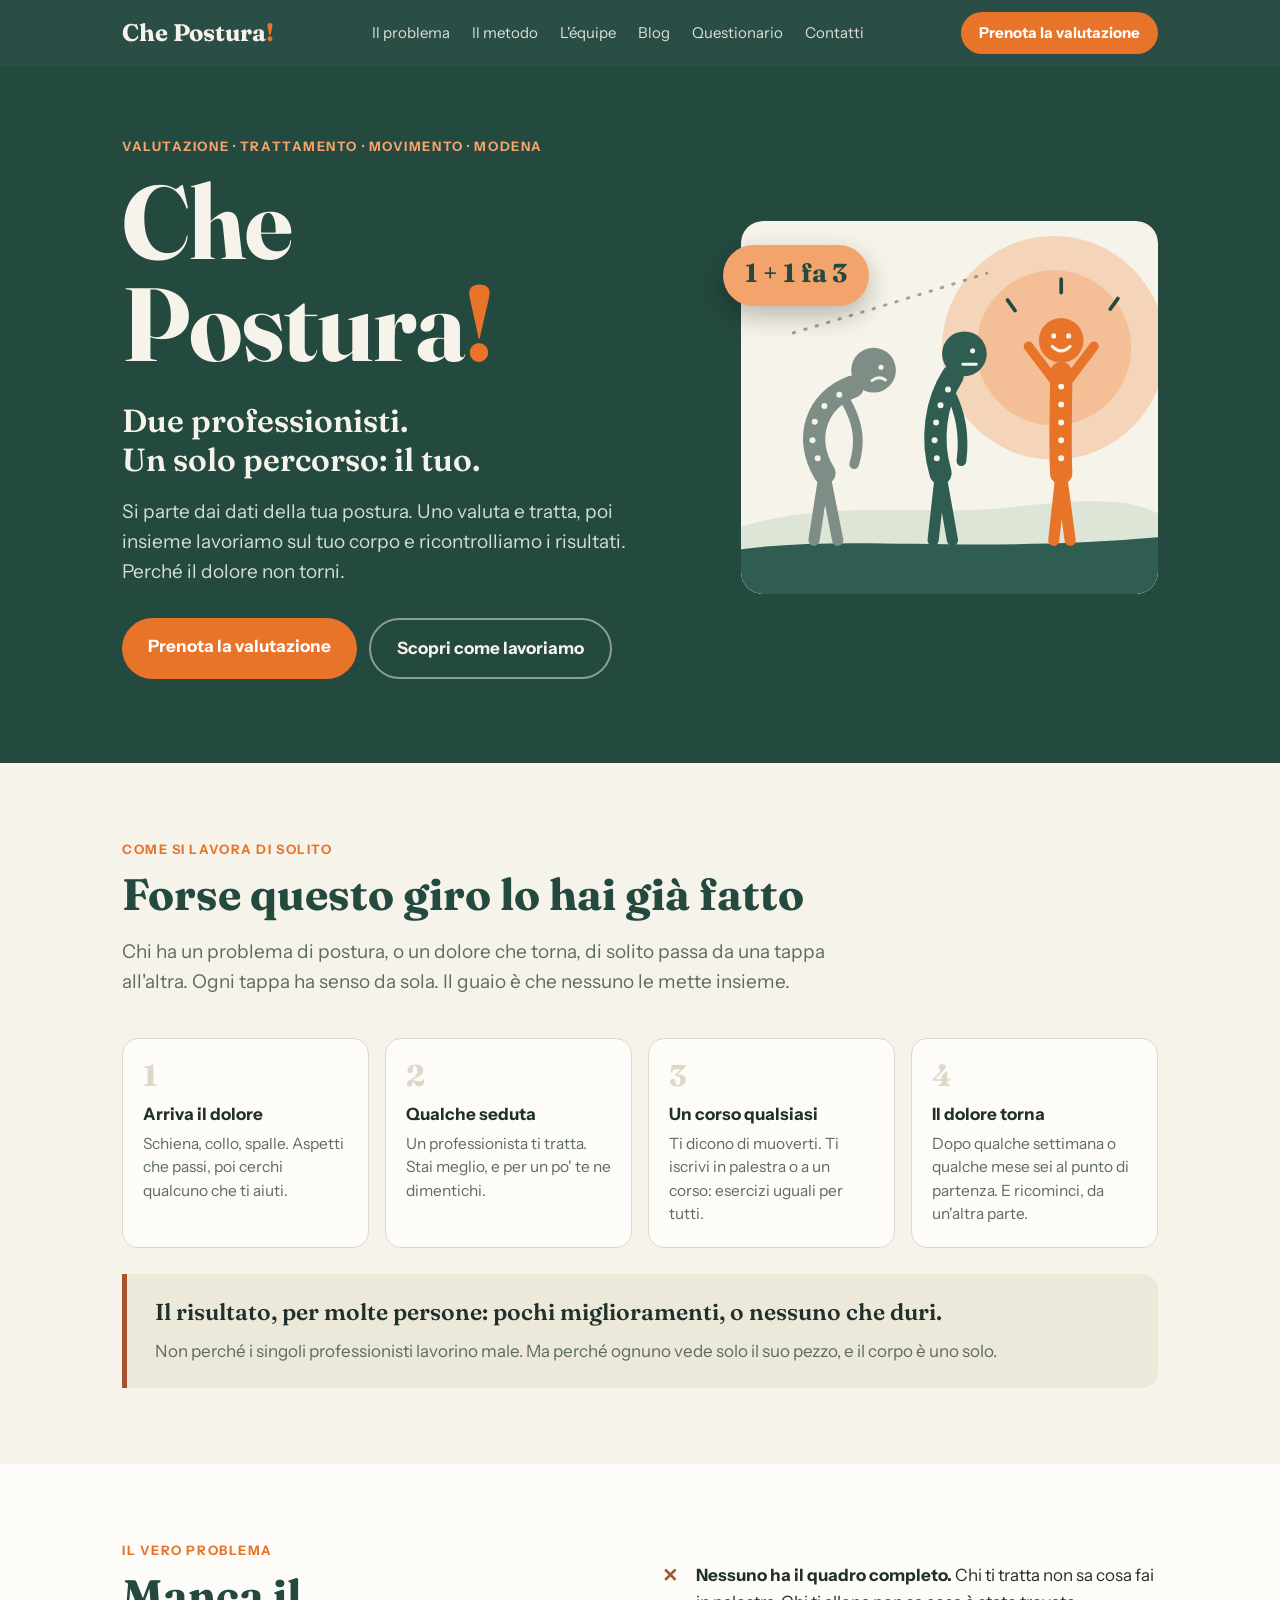
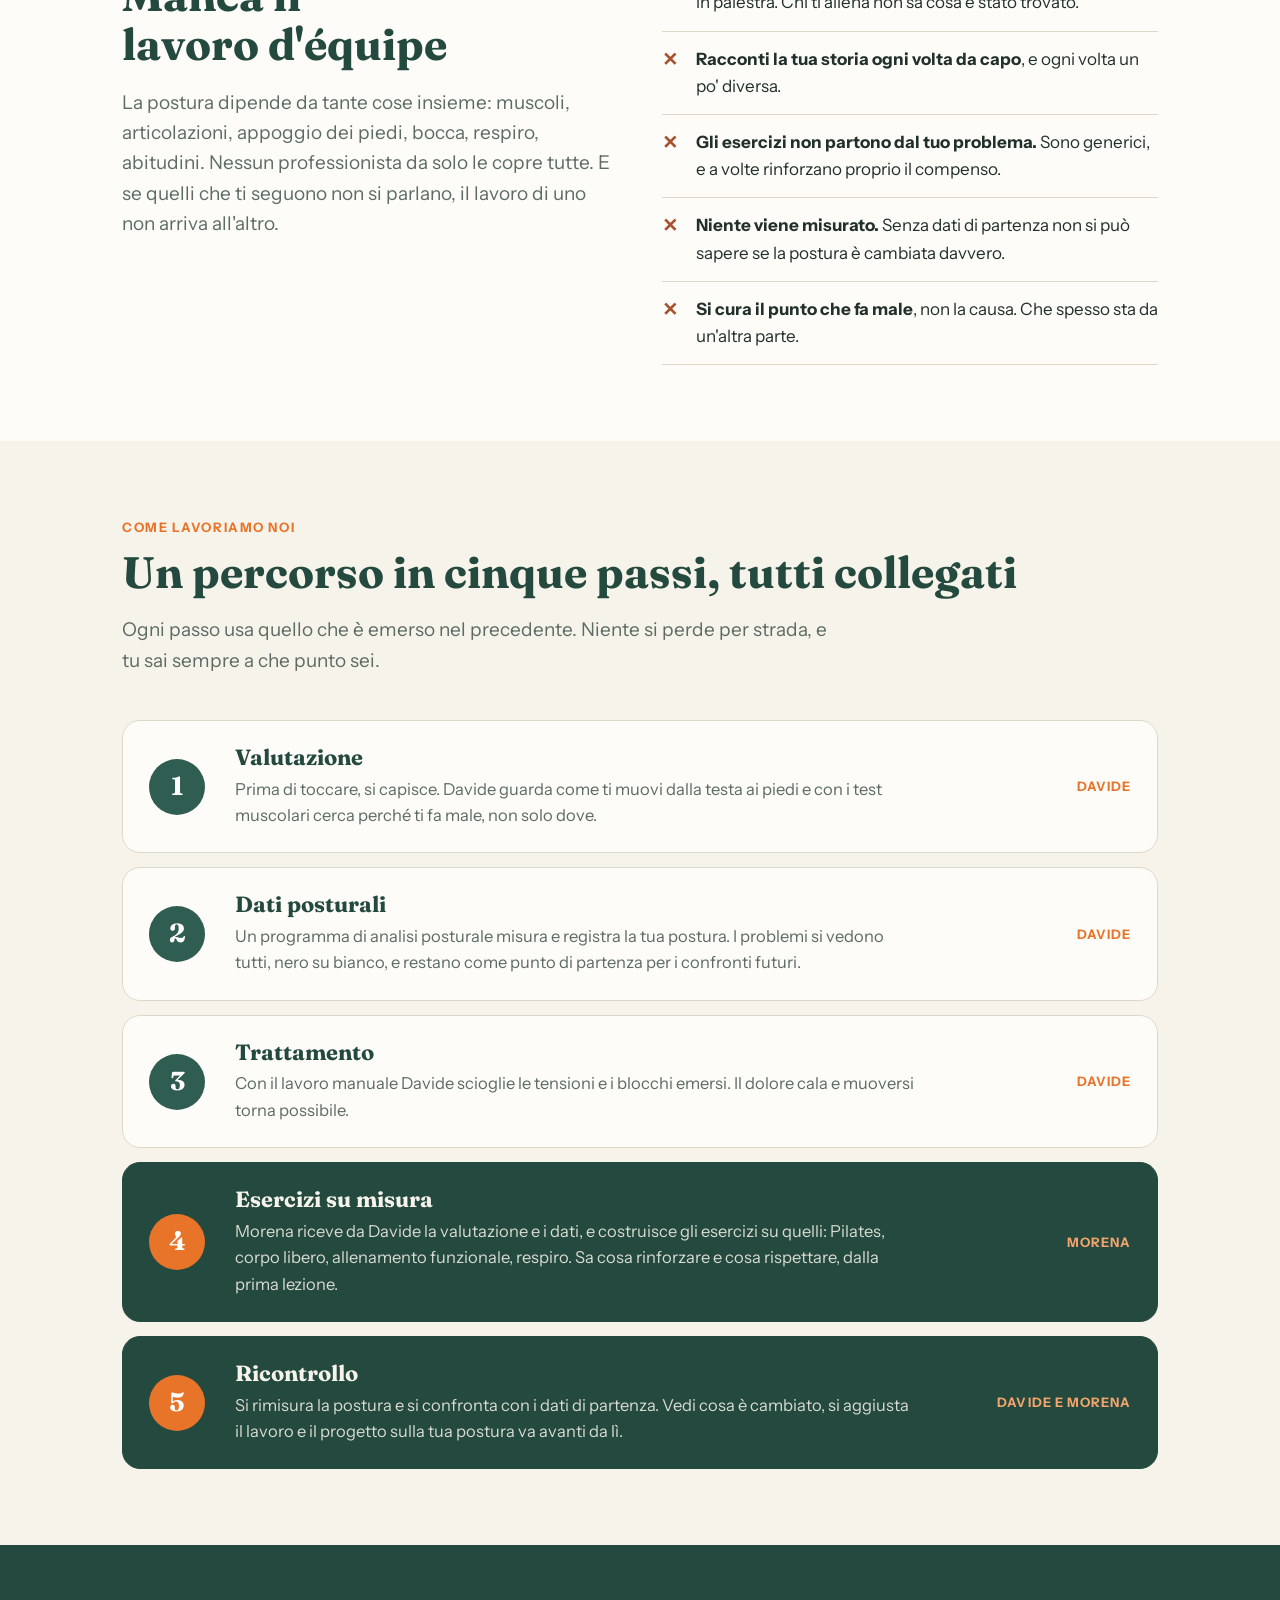
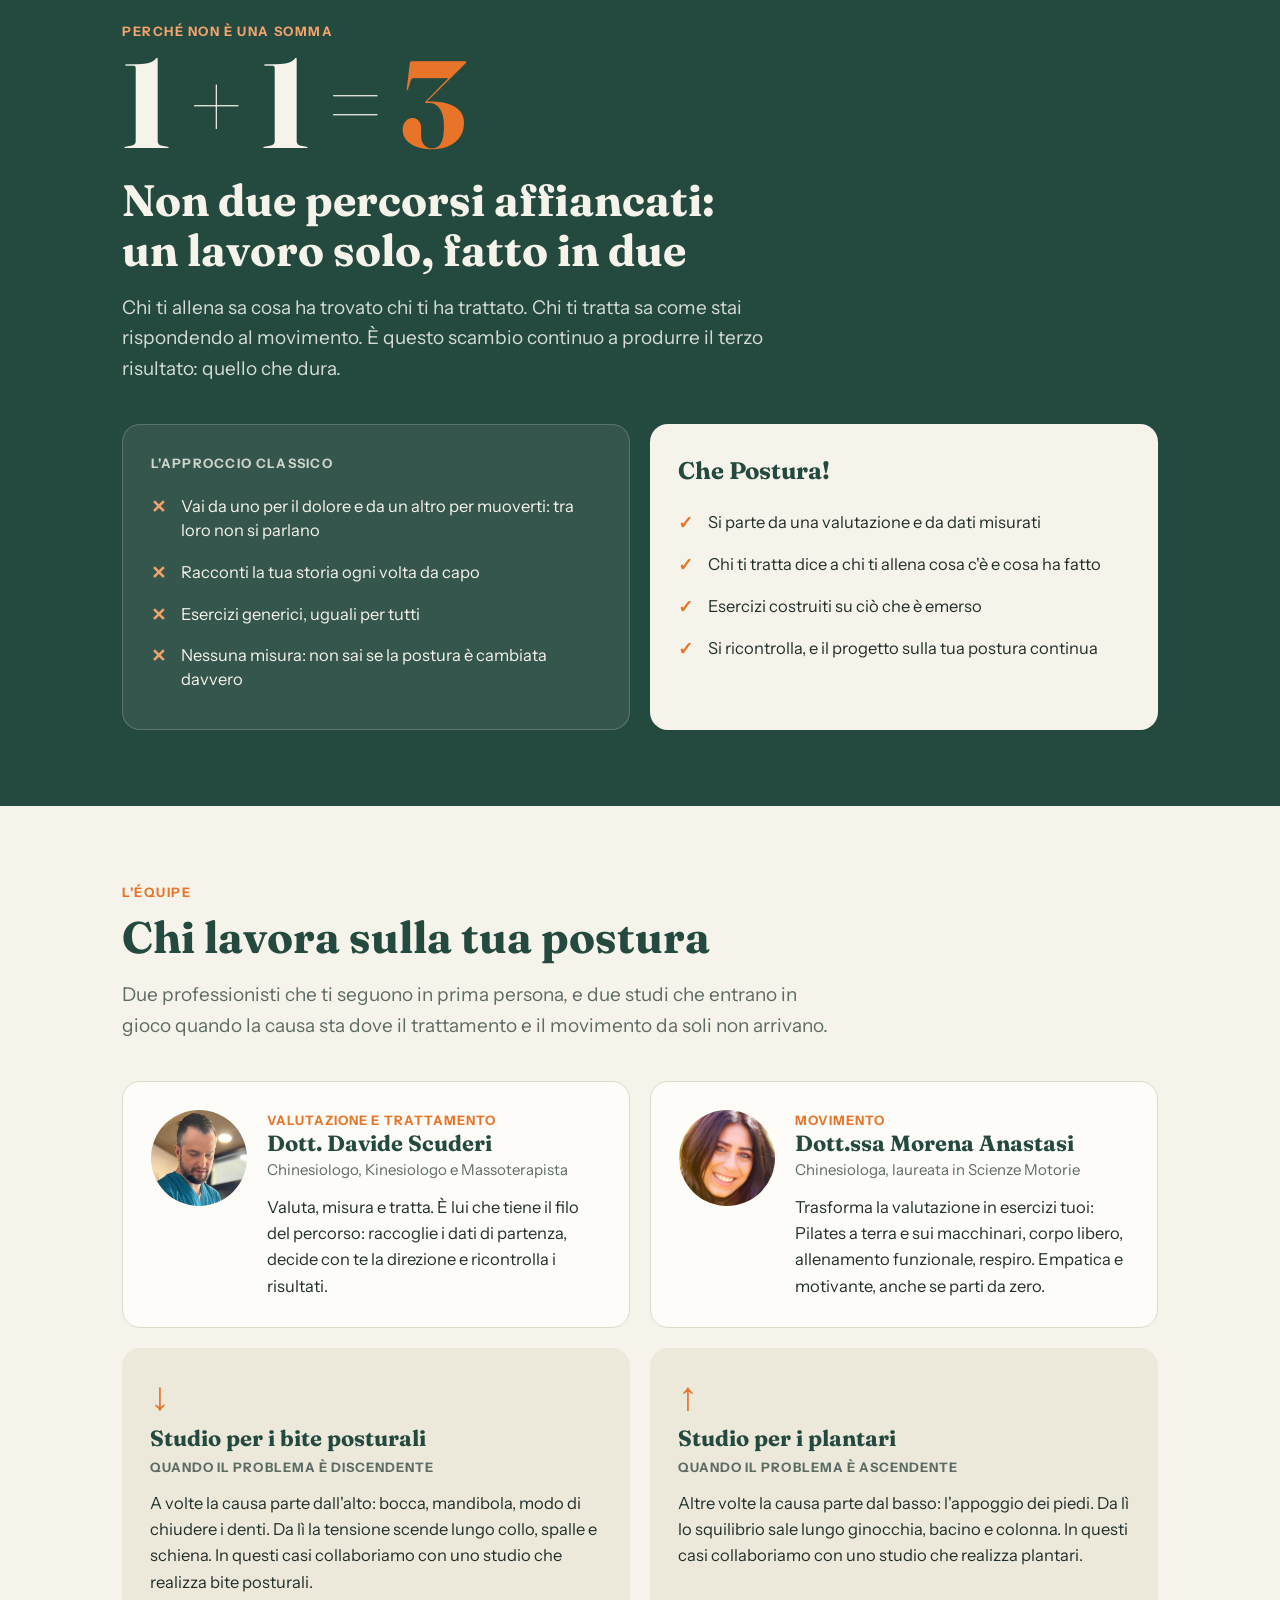
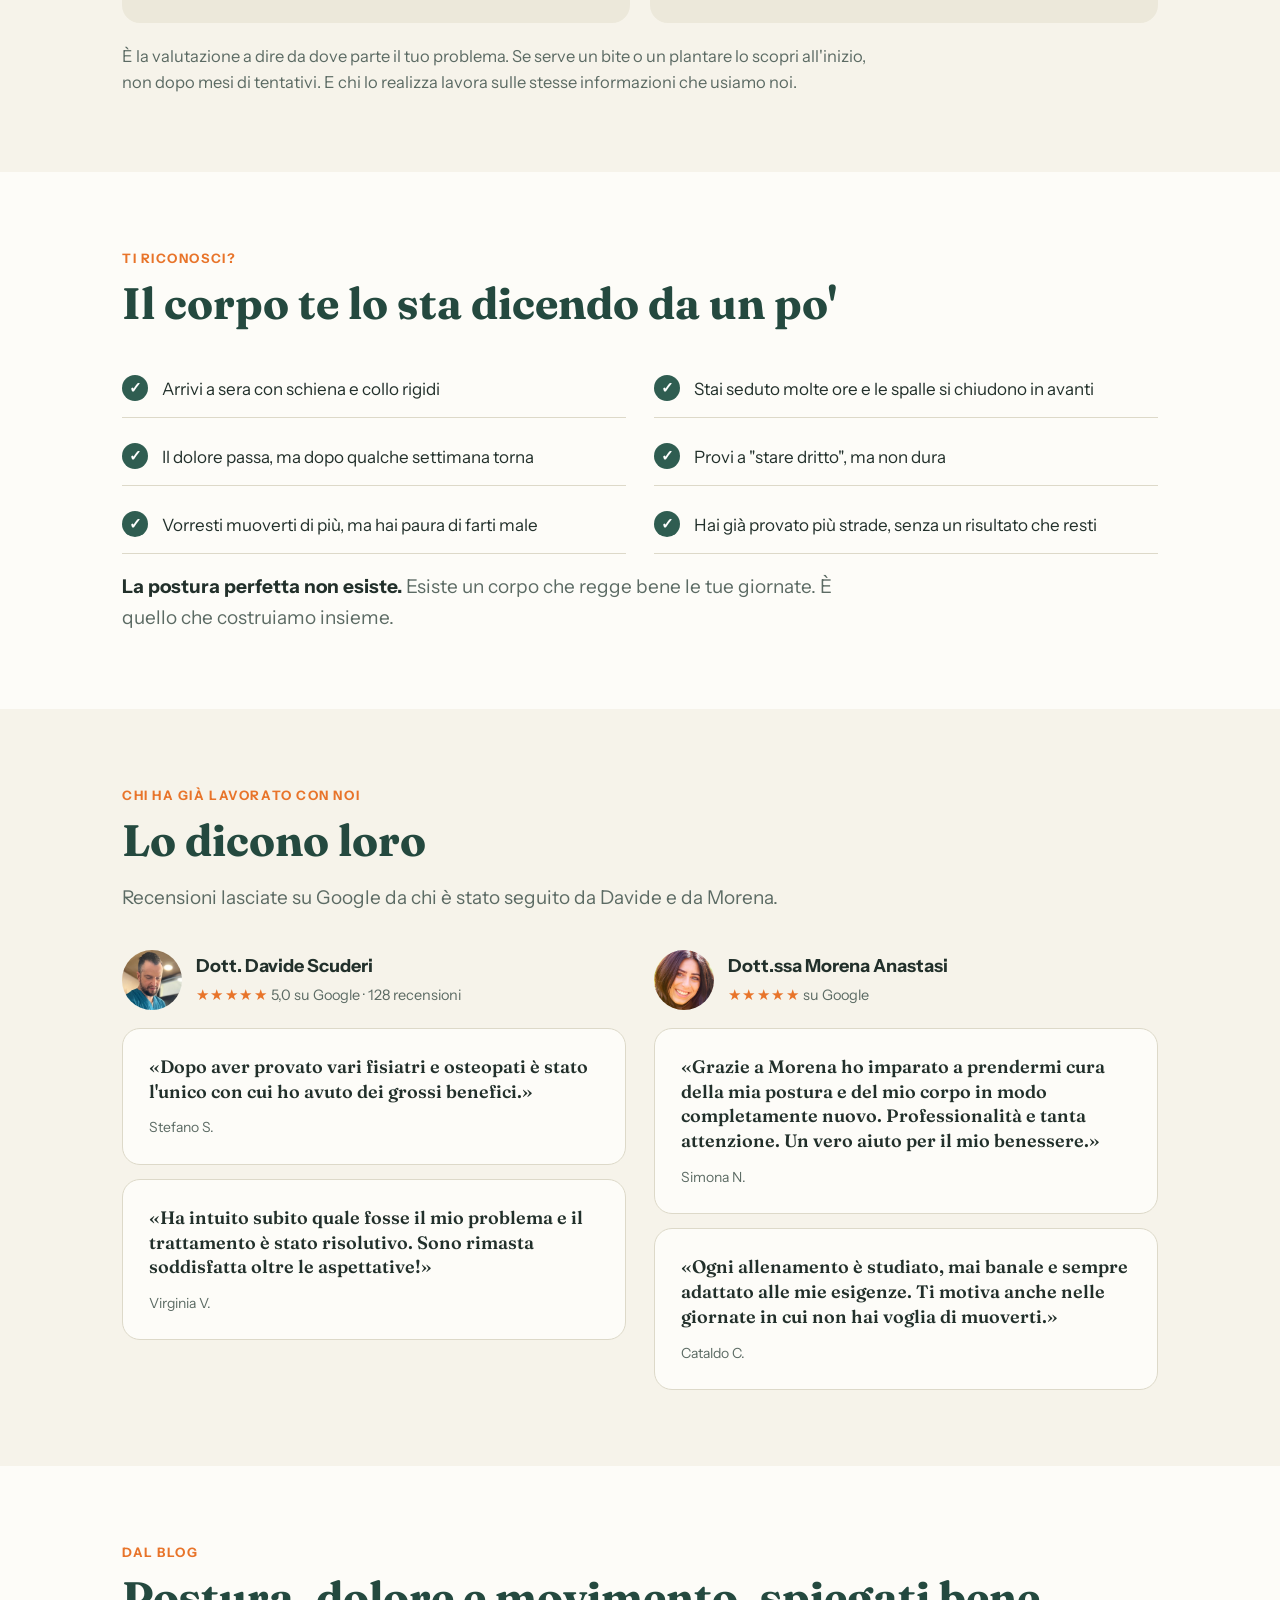
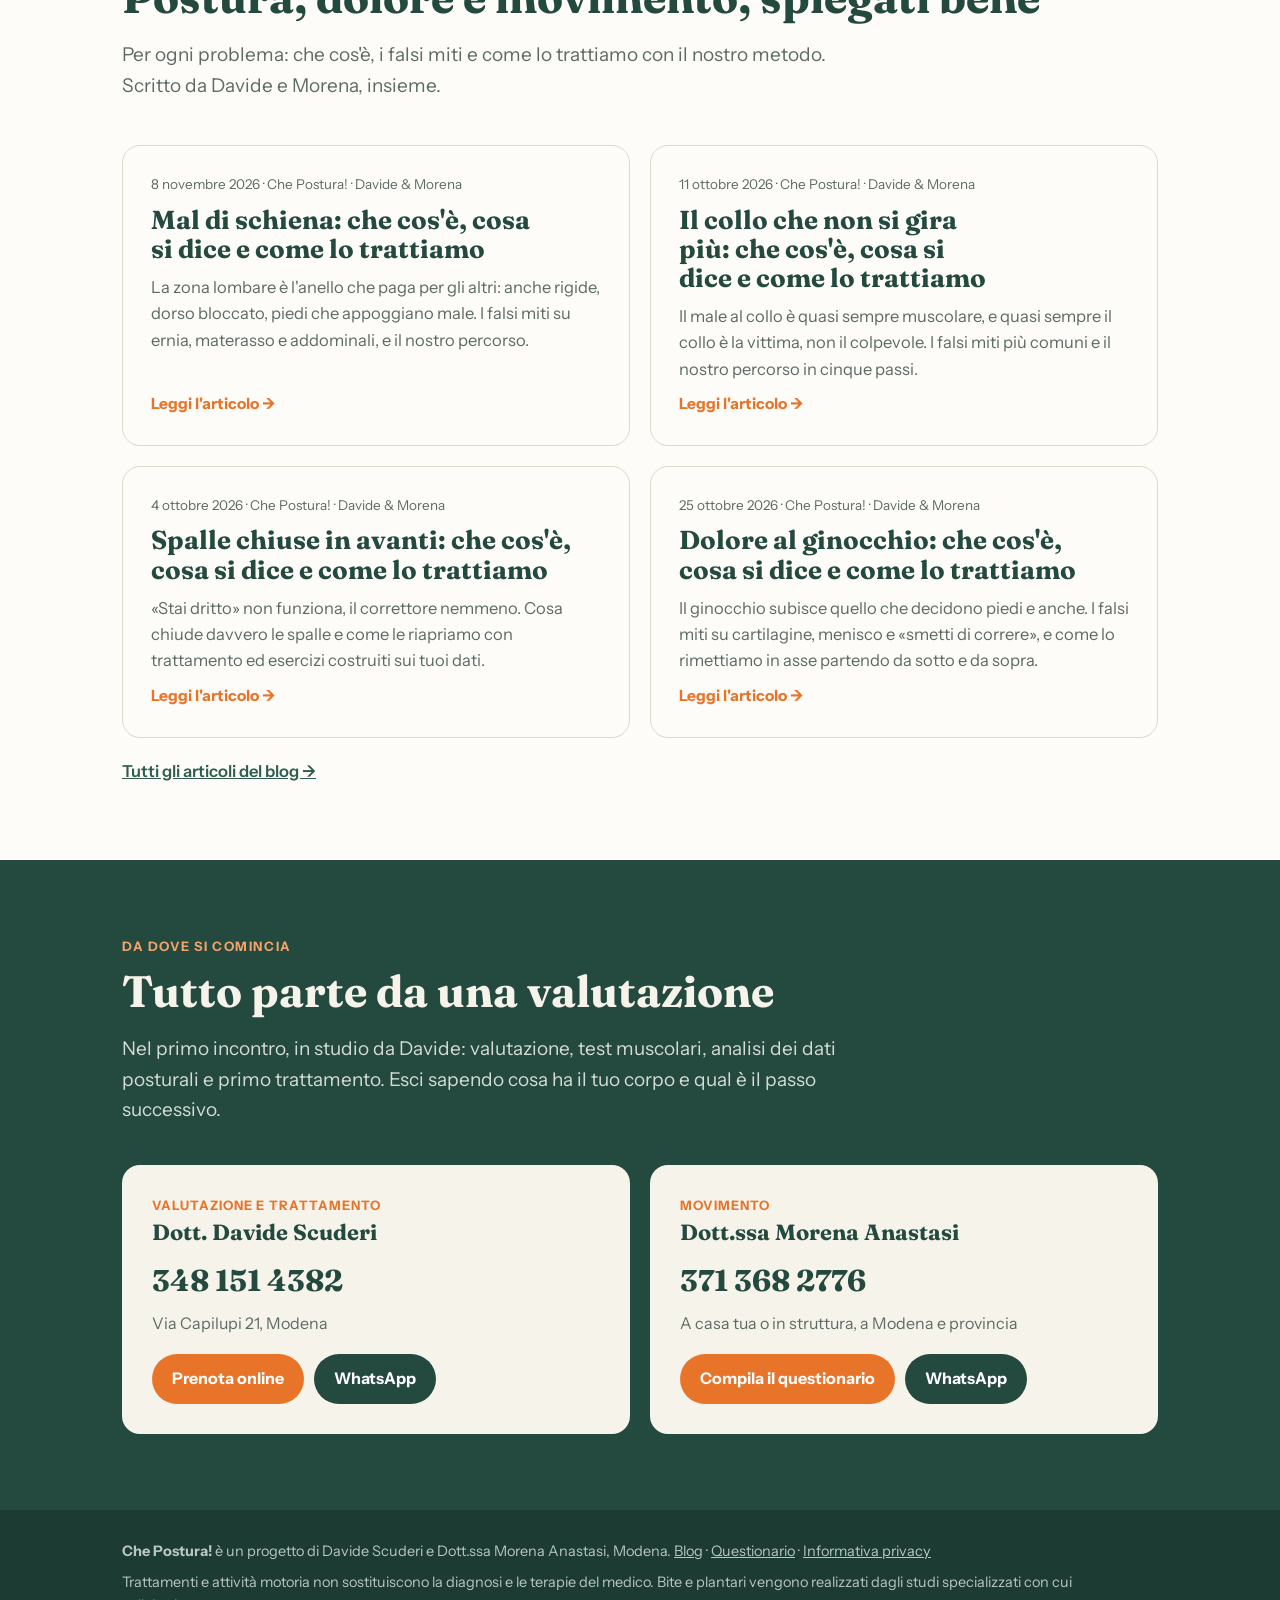
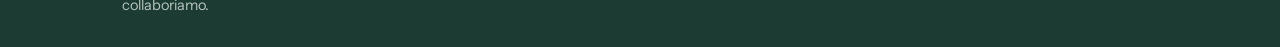
<file: index.html>
<!DOCTYPE html>
<html lang="it">
<head>
  <meta charset="UTF-8">
  <meta name="viewport" content="width=device-width, initial-scale=1">
  <title>Che Postura! — Valutazione, trattamento e movimento in équipe a Modena</title>
  <meta name="description" content="Che Postura! è il progetto di Davide Scuderi e Dott.ssa Morena Anastasi a Modena: valutazione, dati posturali, trattamento ed esercizi su misura, con un'équipe che lavora insieme sulla tua postura.">
  <link rel="preconnect" href="https://fonts.googleapis.com">
  <link rel="preconnect" href="https://fonts.gstatic.com" crossorigin>
  <link rel="stylesheet" href="https://fonts.googleapis.com/css2?family=Fraunces:opsz,wght@9..144,600;9..144,700&family=Instrument+Sans:wght@400;600;700&display=swap">
  <link rel="stylesheet" href="stile.css">
</head>
<body>

<header class="testata">
  <div class="contenitore">
    <a class="marchio" href="#inizio">Che Postura<span>!</span></a>
    <nav>
      <a href="#problema">Il problema</a>
      <a href="#metodo">Il metodo</a>
      <a href="#equipe">L'équipe</a>
      <a href="blog/">Blog</a>
      <a href="questionario/">Questionario</a>
      <a href="#contatti">Contatti</a>
    </nav>
    <a class="bottone" href="https://calendly.com/infokinesiologia/consulenza" target="_blank" rel="noopener">Prenota la valutazione</a>
  </div>
</header>

<main id="inizio">

  <!-- ============ APERTURA ============ -->
  <div class="apertura">
    <div class="contenitore">
      <div>
        <div class="occhiello">Valutazione · Trattamento · Movimento · Modena</div>
        <h1>Che<br>Postura<span>!</span></h1>
        <p class="promessa">Due professionisti.<br>Un solo percorso: il tuo.</p>
        <p class="spiega">Si parte dai dati della tua postura. Uno valuta e tratta, poi insieme lavoriamo sul tuo corpo e ricontrolliamo i risultati. Perché il dolore non torni.</p>
        <div class="azioni">
          <a class="bottone" href="https://calendly.com/infokinesiologia/consulenza" target="_blank" rel="noopener">Prenota la valutazione</a>
          <a class="bottone chiaro" href="#metodo">Scopri come lavoriamo</a>
        </div>
      </div>
      <figure>
        <img src="img/postura.svg" alt="Tre figure: da curva a dritta e sorridente">
        <div class="somma">1 + 1 fa 3</div>
      </figure>
    </div>
  </div>

  <!-- ============ IL PROBLEMA ============ -->
  <section id="problema">
    <div class="contenitore">
      <div class="occhiello">Come si lavora di solito</div>
      <h2>Forse questo giro lo hai già fatto</h2>
      <p class="sotto">Chi ha un problema di postura, o un dolore che torna, di solito passa da una tappa all'altra. Ogni tappa ha senso da sola. Il guaio è che nessuno le mette insieme.</p>

      <ol class="giro">
        <li><b>Arriva il dolore</b><span>Schiena, collo, spalle. Aspetti che passi, poi cerchi qualcuno che ti aiuti.</span></li>
        <li><b>Qualche seduta</b><span>Un professionista ti tratta. Stai meglio, e per un po' te ne dimentichi.</span></li>
        <li><b>Un corso qualsiasi</b><span>Ti dicono di muoverti. Ti iscrivi in palestra o a un corso: esercizi uguali per tutti.</span></li>
        <li><b>Il dolore torna</b><span>Dopo qualche settimana o qualche mese sei al punto di partenza. E ricominci, da un'altra parte.</span></li>
      </ol>

      <div class="esito">
        <p>Il risultato, per molte persone: pochi miglioramenti, o nessuno che duri.</p>
        <small>Non perché i singoli professionisti lavorino male. Ma perché ognuno vede solo il suo pezzo, e il corpo è uno solo.</small>
      </div>
    </div>
  </section>

  <section class="scuro">
    <div class="contenitore equipe-manca">
      <div>
        <div class="occhiello">Il vero problema</div>
        <h2>Manca il lavoro d'équipe</h2>
        <p class="sotto">La postura dipende da tante cose insieme: muscoli, articolazioni, appoggio dei piedi, bocca, respiro, abitudini. Nessun professionista da solo le copre tutte. E se quelli che ti seguono non si parlano, il lavoro di uno non arriva all'altro.</p>
      </div>
      <ul>
        <li><b>Nessuno ha il quadro completo.</b> Chi ti tratta non sa cosa fai in palestra. Chi ti allena non sa cosa è stato trovato.</li>
        <li><b>Racconti la tua storia ogni volta da capo</b>, e ogni volta un po' diversa.</li>
        <li><b>Gli esercizi non partono dal tuo problema.</b> Sono generici, e a volte rinforzano proprio il compenso.</li>
        <li><b>Niente viene misurato.</b> Senza dati di partenza non si può sapere se la postura è cambiata davvero.</li>
        <li><b>Si cura il punto che fa male</b>, non la causa. Che spesso sta da un'altra parte.</li>
      </ul>
    </div>
  </section>

  <!-- ============ IL METODO ============ -->
  <section id="metodo">
    <div class="contenitore">
      <div class="occhiello">Come lavoriamo noi</div>
      <h2>Un percorso in cinque passi, tutti collegati</h2>
      <p class="sotto">Ogni passo usa quello che è emerso nel precedente. Niente si perde per strada, e tu sai sempre a che punto sei.</p>

      <div class="passi">
        <div class="passo">
          <span class="n">1</span>
          <div><h3>Valutazione</h3><p>Prima di toccare, si capisce. Davide guarda come ti muovi dalla testa ai piedi e con i test muscolari cerca perché ti fa male, non solo dove.</p></div>
          <span class="chi">Davide</span>
        </div>
        <div class="passo">
          <span class="n">2</span>
          <div><h3>Dati posturali</h3><p>Un programma di analisi posturale misura e registra la tua postura. I problemi si vedono tutti, nero su bianco, e restano come punto di partenza per i confronti futuri.</p></div>
          <span class="chi">Davide</span>
        </div>
        <div class="passo">
          <span class="n">3</span>
          <div><h3>Trattamento</h3><p>Con il lavoro manuale Davide scioglie le tensioni e i blocchi emersi. Il dolore cala e muoversi torna possibile.</p></div>
          <span class="chi">Davide</span>
        </div>
        <div class="passo insieme">
          <span class="n">4</span>
          <div><h3>Esercizi su misura</h3><p>Morena riceve da Davide la valutazione e i dati, e costruisce gli esercizi su quelli: Pilates, corpo libero, allenamento funzionale, respiro. Sa cosa rinforzare e cosa rispettare, dalla prima lezione.</p></div>
          <span class="chi">Morena</span>
        </div>
        <div class="passo insieme">
          <span class="n">5</span>
          <div><h3>Ricontrollo</h3><p>Si rimisura la postura e si confronta con i dati di partenza. Vedi cosa è cambiato, si aggiusta il lavoro e il progetto sulla tua postura va avanti da lì.</p></div>
          <span class="chi">Davide e Morena</span>
        </div>
      </div>
    </div>
  </section>

  <!-- ============ 1 + 1 = 3 ============ -->
  <section class="tre">
    <div class="contenitore">
      <div class="occhiello" style="color:var(--arancio-chiaro)">Perché non è una somma</div>
      <div class="uguale">1 + 1 = <span>3</span></div>
      <h2>Non due percorsi affiancati: un lavoro solo, fatto in due</h2>
      <p class="sotto">Chi ti allena sa cosa ha trovato chi ti ha trattato. Chi ti tratta sa come stai rispondendo al movimento. È questo scambio continuo a produrre il terzo risultato: quello che dura.</p>

      <div class="confronto">
        <div class="classico">
          <b class="t">L'approccio classico</b>
          <ul>
            <li>Vai da uno per il dolore e da un altro per muoverti: tra loro non si parlano</li>
            <li>Racconti la tua storia ogni volta da capo</li>
            <li>Esercizi generici, uguali per tutti</li>
            <li>Nessuna misura: non sai se la postura è cambiata davvero</li>
          </ul>
        </div>
        <div class="nostro">
          <b class="t">Che Postura!</b>
          <ul>
            <li>Si parte da una valutazione e da dati misurati</li>
            <li>Chi ti tratta dice a chi ti allena cosa c'è e cosa ha fatto</li>
            <li>Esercizi costruiti su ciò che è emerso</li>
            <li>Si ricontrolla, e il progetto sulla tua postura continua</li>
          </ul>
        </div>
      </div>
    </div>
  </section>

  <!-- ============ L'ÉQUIPE ============ -->
  <section id="equipe">
    <div class="contenitore">
      <div class="occhiello">L'équipe</div>
      <h2>Chi lavora sulla tua postura</h2>
      <p class="sotto">Due professionisti che ti seguono in prima persona, e due studi che entrano in gioco quando la causa sta dove il trattamento e il movimento da soli non arrivano.</p>

      <div class="persone">
        <div class="persona">
          <img src="img/davide.jpg" alt="Davide Scuderi">
          <div>
            <div class="ruolo">Valutazione e trattamento</div>
            <h3>Dott. Davide Scuderi</h3>
            <div class="titolo">Chinesiologo, Kinesiologo e Massoterapista</div>
            <p>Valuta, misura e tratta. È lui che tiene il filo del percorso: raccoglie i dati di partenza, decide con te la direzione e ricontrolla i risultati.</p>
          </div>
        </div>
        <div class="persona">
          <img src="img/morena.jpg" alt="Dott.ssa Morena Anastasi">
          <div>
            <div class="ruolo">Movimento</div>
            <h3>Dott.ssa Morena Anastasi</h3>
            <div class="titolo">Chinesiologa, laureata in Scienze Motorie</div>
            <p>Trasforma la valutazione in esercizi tuoi: Pilates a terra e sui macchinari, corpo libero, allenamento funzionale, respiro. Empatica e motivante, anche se parti da zero.</p>
          </div>
        </div>
      </div>

      <div class="direzioni">
        <div class="direzione">
          <div class="freccia">↓</div>
          <h3>Studio per i bite posturali</h3>
          <div class="quando">Quando il problema è discendente</div>
          <p>A volte la causa parte dall'alto: bocca, mandibola, modo di chiudere i denti. Da lì la tensione scende lungo collo, spalle e schiena. In questi casi collaboriamo con uno studio che realizza bite posturali.</p>
        </div>
        <div class="direzione">
          <div class="freccia">↑</div>
          <h3>Studio per i plantari</h3>
          <div class="quando">Quando il problema è ascendente</div>
          <p>Altre volte la causa parte dal basso: l'appoggio dei piedi. Da lì lo squilibrio sale lungo ginocchia, bacino e colonna. In questi casi collaboriamo con uno studio che realizza plantari.</p>
        </div>
      </div>
      <p class="catena">È la valutazione a dire da dove parte il tuo problema. Se serve un bite o un plantare lo scopri all'inizio, non dopo mesi di tentativi. E chi lo realizza lavora sulle stesse informazioni che usiamo noi.</p>
    </div>
  </section>

  <!-- ============ PER CHI ============ -->
  <section class="scuro">
    <div class="contenitore">
      <div class="occhiello">Ti riconosci?</div>
      <h2>Il corpo te lo sta dicendo da un po'</h2>
      <ul class="segni">
        <li>Arrivi a sera con schiena e collo rigidi</li>
        <li>Stai seduto molte ore e le spalle si chiudono in avanti</li>
        <li>Il dolore passa, ma dopo qualche settimana torna</li>
        <li>Provi a "stare dritto", ma non dura</li>
        <li>Vorresti muoverti di più, ma hai paura di farti male</li>
        <li>Hai già provato più strade, senza un risultato che resti</li>
      </ul>
      <p class="sotto"><b style="color:var(--inchiostro)">La postura perfetta non esiste.</b> Esiste un corpo che regge bene le tue giornate. È quello che costruiamo insieme.</p>
    </div>
  </section>

  <!-- ============ VOCI ============ -->
  <section>
    <div class="contenitore">
      <div class="occhiello">Chi ha già lavorato con noi</div>
      <h2>Lo dicono loro</h2>
      <p class="sotto">Recensioni lasciate su Google da chi è stato seguito da Davide e da Morena.</p>
      <div class="voci">
        <div class="voci-di">
          <div class="di">
            <img src="img/davide.jpg" alt="">
            <div><b>Dott. Davide Scuderi</b><span><span class="stelle">★★★★★</span> 5,0 su Google · 128 recensioni</span></div>
          </div>
          <blockquote>«Dopo aver provato vari fisiatri e osteopati è stato l'unico con cui ho avuto dei grossi benefici.»<cite>Stefano S.</cite></blockquote>
          <blockquote>«Ha intuito subito quale fosse il mio problema e il trattamento è stato risolutivo. Sono rimasta soddisfatta oltre le aspettative!»<cite>Virginia V.</cite></blockquote>
        </div>
        <div class="voci-di">
          <div class="di">
            <img src="img/morena.jpg" alt="">
            <div><b>Dott.ssa Morena Anastasi</b><span><span class="stelle">★★★★★</span> su Google</span></div>
          </div>
          <blockquote>«Grazie a Morena ho imparato a prendermi cura della mia postura e del mio corpo in modo completamente nuovo. Professionalità e tanta attenzione. Un vero aiuto per il mio benessere.»<cite>Simona N.</cite></blockquote>
          <blockquote>«Ogni allenamento è studiato, mai banale e sempre adattato alle mie esigenze. Ti motiva anche nelle giornate in cui non hai voglia di muoverti.»<cite>Cataldo C.</cite></blockquote>
        </div>
      </div>
    </div>
  </section>

  <!-- ============ DAL BLOG ============ -->
  <section class="scuro" id="blog">
    <div class="contenitore">
      <div class="occhiello">Dal blog</div>
      <h2>Postura, dolore e movimento, spiegati bene</h2>
      <p class="sotto">Per ogni problema: che cos'è, i falsi miti e come lo trattiamo con il nostro metodo. Scritto da Davide e Morena, insieme.</p>
      <div class="articoli">
        <a class="articolo-scheda" href="blog/mal-di-schiena.html">
          <div class="meta">8 novembre 2026 · Che Postura! · Davide &amp; Morena</div>
          <h2>Mal di schiena: che cos'è, cosa si dice e come lo trattiamo</h2>
          <p>La zona lombare è l'anello che paga per gli altri: anche rigide, dorso bloccato, piedi che appoggiano male. I falsi miti su ernia, materasso e addominali, e il nostro percorso.</p>
          <span class="leggi">Leggi l'articolo</span>
        </a>
        <a class="articolo-scheda" href="blog/male-al-collo.html">
          <div class="meta">11 ottobre 2026 · Che Postura! · Davide &amp; Morena</div>
          <h2>Il collo che non si gira più: che cos'è, cosa si dice e come lo trattiamo</h2>
          <p>Il male al collo è quasi sempre muscolare, e quasi sempre il collo è la vittima, non il colpevole. I falsi miti più comuni e il nostro percorso in cinque passi.</p>
          <span class="leggi">Leggi l'articolo</span>
        </a>
        <a class="articolo-scheda" href="blog/spalle-chiuse.html">
          <div class="meta">4 ottobre 2026 · Che Postura! · Davide &amp; Morena</div>
          <h2>Spalle chiuse in avanti: che cos'è, cosa si dice e come lo trattiamo</h2>
          <p>«Stai dritto» non funziona, il correttore nemmeno. Cosa chiude davvero le spalle e come le riapriamo con trattamento ed esercizi costruiti sui tuoi dati.</p>
          <span class="leggi">Leggi l'articolo</span>
        </a>
        <a class="articolo-scheda" href="blog/dolore-al-ginocchio.html">
          <div class="meta">25 ottobre 2026 · Che Postura! · Davide &amp; Morena</div>
          <h2>Dolore al ginocchio: che cos'è, cosa si dice e come lo trattiamo</h2>
          <p>Il ginocchio subisce quello che decidono piedi e anche. I falsi miti su cartilagine, menisco e «smetti di correre», e come lo rimettiamo in asse partendo da sotto e da sopra.</p>
          <span class="leggi">Leggi l'articolo</span>
        </a>
      </div>
      <p class="catena"><a href="blog/" style="color:var(--verde);font-weight:600">Tutti gli articoli del blog →</a></p>
    </div>
  </section>

  <!-- ============ CONTATTI ============ -->
  <section class="contatti" id="contatti">
    <div class="contenitore">
      <div class="occhiello" style="color:var(--arancio-chiaro)">Da dove si comincia</div>
      <h2>Tutto parte da una valutazione</h2>
      <p class="sotto">Nel primo incontro, in studio da Davide: valutazione, test muscolari, analisi dei dati posturali e primo trattamento. Esci sapendo cosa ha il tuo corpo e qual è il passo successivo.</p>

      <div class="recapiti">
        <div class="recapito">
          <div class="ruolo">Valutazione e trattamento</div>
          <h3>Dott. Davide Scuderi</h3>
          <a class="tel" href="tel:+393481514382">348 151 4382</a>
          <p>Via Capilupi 21, Modena</p>
          <div class="azioni">
            <a class="bottone" href="https://calendly.com/infokinesiologia/consulenza" target="_blank" rel="noopener">Prenota online</a>
            <a class="bottone verde" href="https://wa.me/393481514382" target="_blank" rel="noopener">WhatsApp</a>
          </div>
        </div>
        <div class="recapito">
          <div class="ruolo">Movimento</div>
          <h3>Dott.ssa Morena Anastasi</h3>
          <a class="tel" href="tel:+393713682776">371 368 2776</a>
          <p>A casa tua o in struttura, a Modena e provincia</p>
          <div class="azioni">
            <a class="bottone" href="questionario/">Compila il questionario</a>
            <a class="bottone verde" href="https://wa.me/393713682776" target="_blank" rel="noopener">WhatsApp</a>
          </div>
        </div>
      </div>
    </div>
  </section>
</main>

<footer>
  <div class="contenitore">
    <p><b>Che Postura!</b> è un progetto di Davide Scuderi e Dott.ssa Morena Anastasi, Modena. <a href="blog/">Blog</a> · <a href="questionario/">Questionario</a> · <a href="privacy.html">Informativa privacy</a></p>
    <p>Trattamenti e attività motoria non sostituiscono la diagnosi e le terapie del medico. Bite e plantari vengono realizzati dagli studi specializzati con cui collaboriamo.</p>
  </div>
</footer>

</body>
</html>
</file>
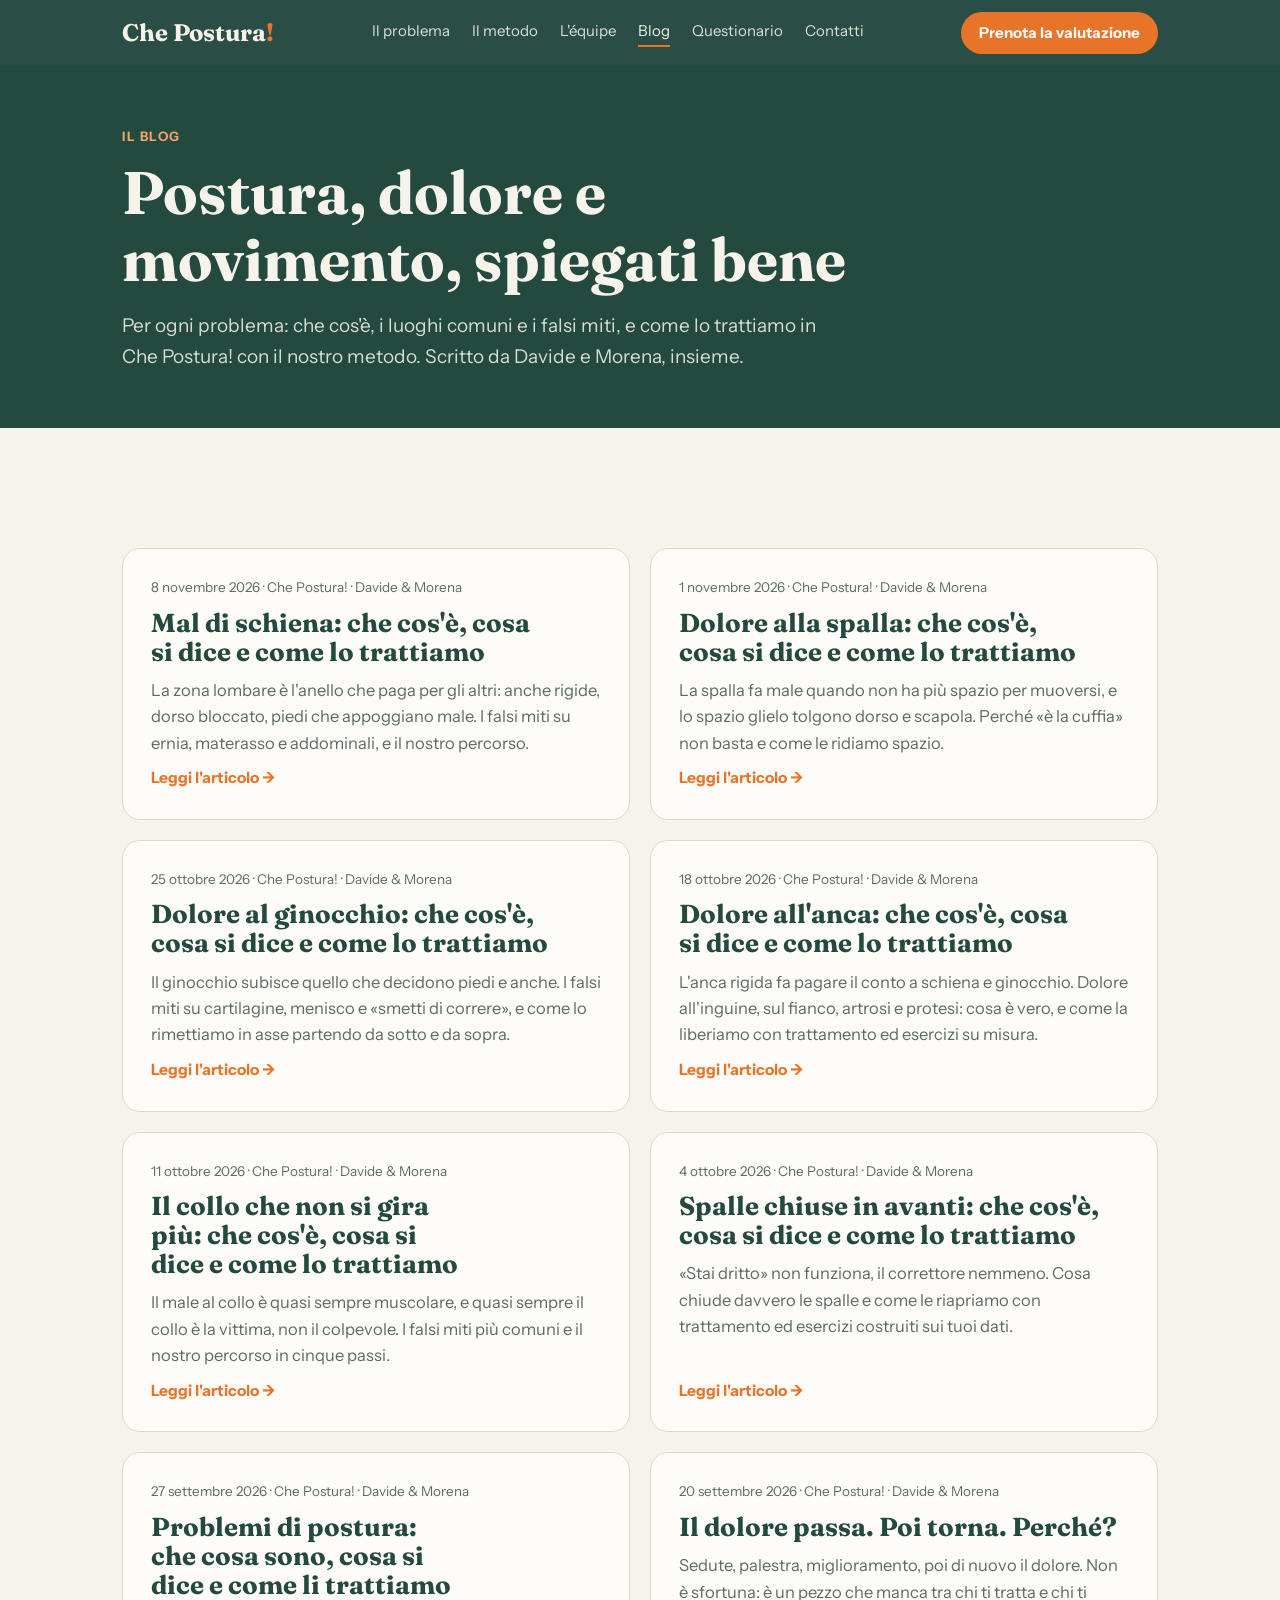
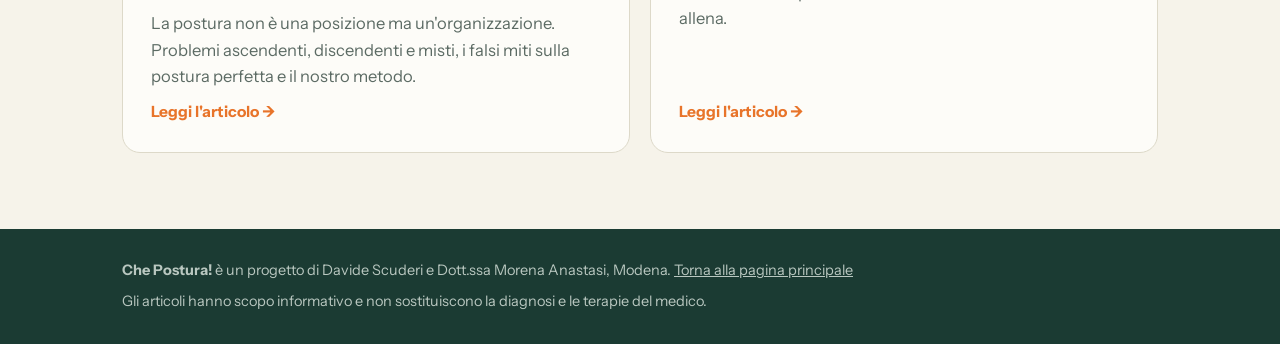
<file: blog/index.html>
<!DOCTYPE html>
<html lang="it">
<head>
  <meta charset="UTF-8">
  <meta name="viewport" content="width=device-width, initial-scale=1">
  <title>Blog — Che Postura! Modena</title>
  <meta name="description" content="Male al collo, spalle chiuse, problemi di postura: che cosa sono, i falsi miti e come li trattiamo in Che Postura! con il nostro metodo. Il blog di Davide e Morena, Modena.">
  <link rel="canonical" href="https://davidemcb.github.io/che-postura/blog/">
  <link rel="preconnect" href="https://fonts.googleapis.com">
  <link rel="preconnect" href="https://fonts.gstatic.com" crossorigin>
  <link rel="stylesheet" href="https://fonts.googleapis.com/css2?family=Fraunces:opsz,wght@9..144,600;9..144,700&family=Instrument+Sans:wght@400;600;700&display=swap">
  <link rel="stylesheet" href="../stile.css">
</head>
<body>

<header class="testata">
  <div class="contenitore">
    <a class="marchio" href="../">Che Postura<span>!</span></a>
    <nav>
      <a href="../#problema">Il problema</a>
      <a href="../#metodo">Il metodo</a>
      <a href="../#equipe">L'équipe</a>
      <a class="attivo" href="./">Blog</a>
      <a href="../questionario/">Questionario</a>
      <a href="../#contatti">Contatti</a>
    </nav>
    <a class="bottone" href="https://calendly.com/infokinesiologia/consulenza" target="_blank" rel="noopener">Prenota la valutazione</a>
  </div>
</header>

<main>
  <div class="blog-testa">
    <div class="contenitore">
      <div class="occhiello">Il blog</div>
      <h1>Postura, dolore e movimento, spiegati bene</h1>
      <p class="sotto">Per ogni problema: che cos'è, i luoghi comuni e i falsi miti, e come lo trattiamo in Che Postura! con il nostro metodo. Scritto da Davide e Morena, insieme.</p>
    </div>
  </div>

  <section>
    <div class="contenitore">
      <div class="articoli">

        <!-- Nuovi articoli: aggiungere una scheda in cima a questo elenco -->

        <a class="articolo-scheda" href="mal-di-schiena.html">
          <div class="meta">8 novembre 2026 · Che Postura! · Davide &amp; Morena</div>
          <h2>Mal di schiena: che cos'è, cosa si dice e come lo trattiamo</h2>
          <p>La zona lombare è l'anello che paga per gli altri: anche rigide, dorso bloccato, piedi che appoggiano male. I falsi miti su ernia, materasso e addominali, e il nostro percorso.</p>
          <span class="leggi">Leggi l'articolo</span>
        </a>

        <a class="articolo-scheda" href="dolore-alla-spalla.html">
          <div class="meta">1 novembre 2026 · Che Postura! · Davide &amp; Morena</div>
          <h2>Dolore alla spalla: che cos'è, cosa si dice e come lo trattiamo</h2>
          <p>La spalla fa male quando non ha più spazio per muoversi, e lo spazio glielo tolgono dorso e scapola. Perché «è la cuffia» non basta e come le ridiamo spazio.</p>
          <span class="leggi">Leggi l'articolo</span>
        </a>

        <a class="articolo-scheda" href="dolore-al-ginocchio.html">
          <div class="meta">25 ottobre 2026 · Che Postura! · Davide &amp; Morena</div>
          <h2>Dolore al ginocchio: che cos'è, cosa si dice e come lo trattiamo</h2>
          <p>Il ginocchio subisce quello che decidono piedi e anche. I falsi miti su cartilagine, menisco e «smetti di correre», e come lo rimettiamo in asse partendo da sotto e da sopra.</p>
          <span class="leggi">Leggi l'articolo</span>
        </a>

        <a class="articolo-scheda" href="dolore-all-anca.html">
          <div class="meta">18 ottobre 2026 · Che Postura! · Davide &amp; Morena</div>
          <h2>Dolore all'anca: che cos'è, cosa si dice e come lo trattiamo</h2>
          <p>L'anca rigida fa pagare il conto a schiena e ginocchio. Dolore all'inguine, sul fianco, artrosi e protesi: cosa è vero, e come la liberiamo con trattamento ed esercizi su misura.</p>
          <span class="leggi">Leggi l'articolo</span>
        </a>

        <a class="articolo-scheda" href="male-al-collo.html">
          <div class="meta">11 ottobre 2026 · Che Postura! · Davide &amp; Morena</div>
          <h2>Il collo che non si gira più: che cos'è, cosa si dice e come lo trattiamo</h2>
          <p>Il male al collo è quasi sempre muscolare, e quasi sempre il collo è la vittima, non il colpevole. I falsi miti più comuni e il nostro percorso in cinque passi.</p>
          <span class="leggi">Leggi l'articolo</span>
        </a>

        <a class="articolo-scheda" href="spalle-chiuse.html">
          <div class="meta">4 ottobre 2026 · Che Postura! · Davide &amp; Morena</div>
          <h2>Spalle chiuse in avanti: che cos'è, cosa si dice e come lo trattiamo</h2>
          <p>«Stai dritto» non funziona, il correttore nemmeno. Cosa chiude davvero le spalle e come le riapriamo con trattamento ed esercizi costruiti sui tuoi dati.</p>
          <span class="leggi">Leggi l'articolo</span>
        </a>

        <a class="articolo-scheda" href="problematiche-posturali.html">
          <div class="meta">27 settembre 2026 · Che Postura! · Davide &amp; Morena</div>
          <h2>Problemi di postura: che cosa sono, cosa si dice e come li trattiamo</h2>
          <p>La postura non è una posizione ma un'organizzazione. Problemi ascendenti, discendenti e misti, i falsi miti sulla postura perfetta e il nostro metodo.</p>
          <span class="leggi">Leggi l'articolo</span>
        </a>

        <a class="articolo-scheda" href="perche-il-dolore-torna.html">
          <div class="meta">20 settembre 2026 · Che Postura! · Davide &amp; Morena</div>
          <h2>Il dolore passa. Poi torna. Perché?</h2>
          <p>Sedute, palestra, miglioramento, poi di nuovo il dolore. Non è sfortuna: è un pezzo che manca tra chi ti tratta e chi ti allena.</p>
          <span class="leggi">Leggi l'articolo</span>
        </a>

      </div>
    </div>
  </section>
</main>

<footer>
  <div class="contenitore">
    <p><b>Che Postura!</b> è un progetto di Davide Scuderi e Dott.ssa Morena Anastasi, Modena. <a href="../">Torna alla pagina principale</a></p>
    <p>Gli articoli hanno scopo informativo e non sostituiscono la diagnosi e le terapie del medico.</p>
  </div>
</footer>

</body>
</html>
</file>
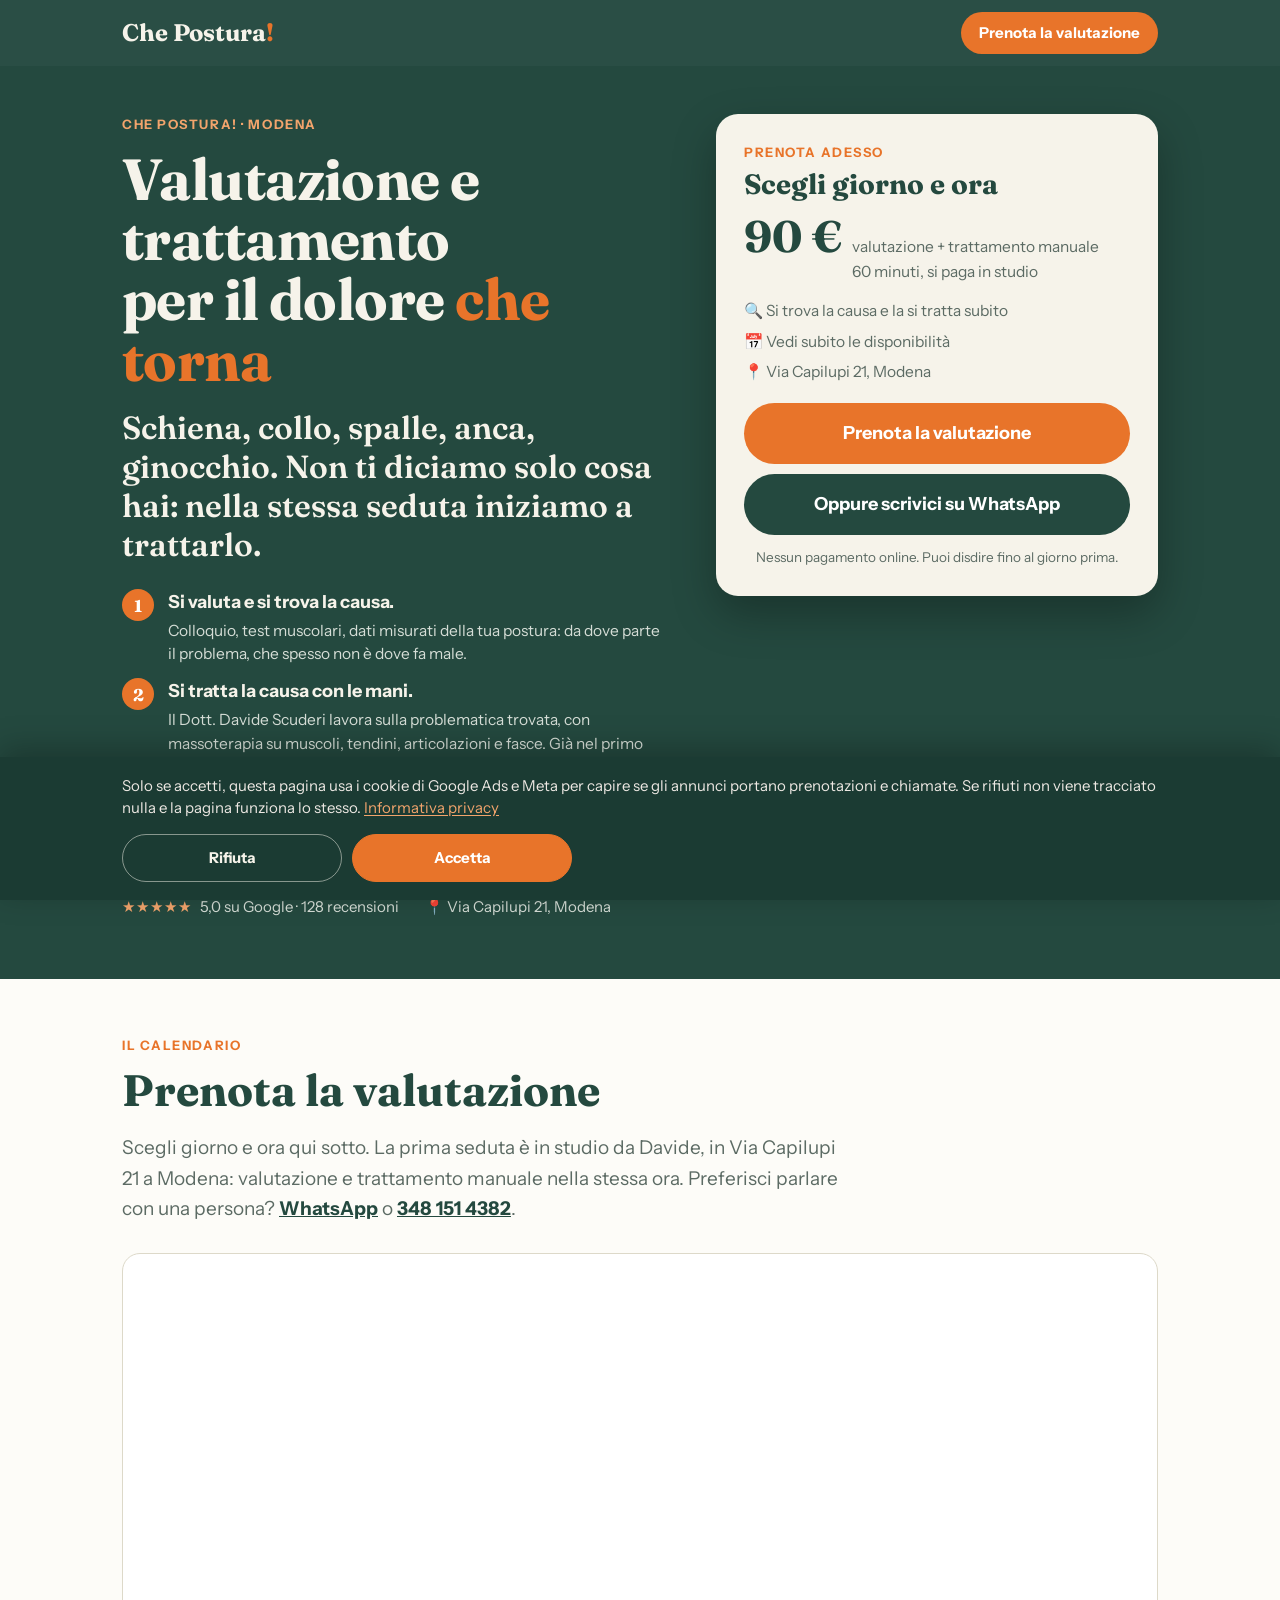
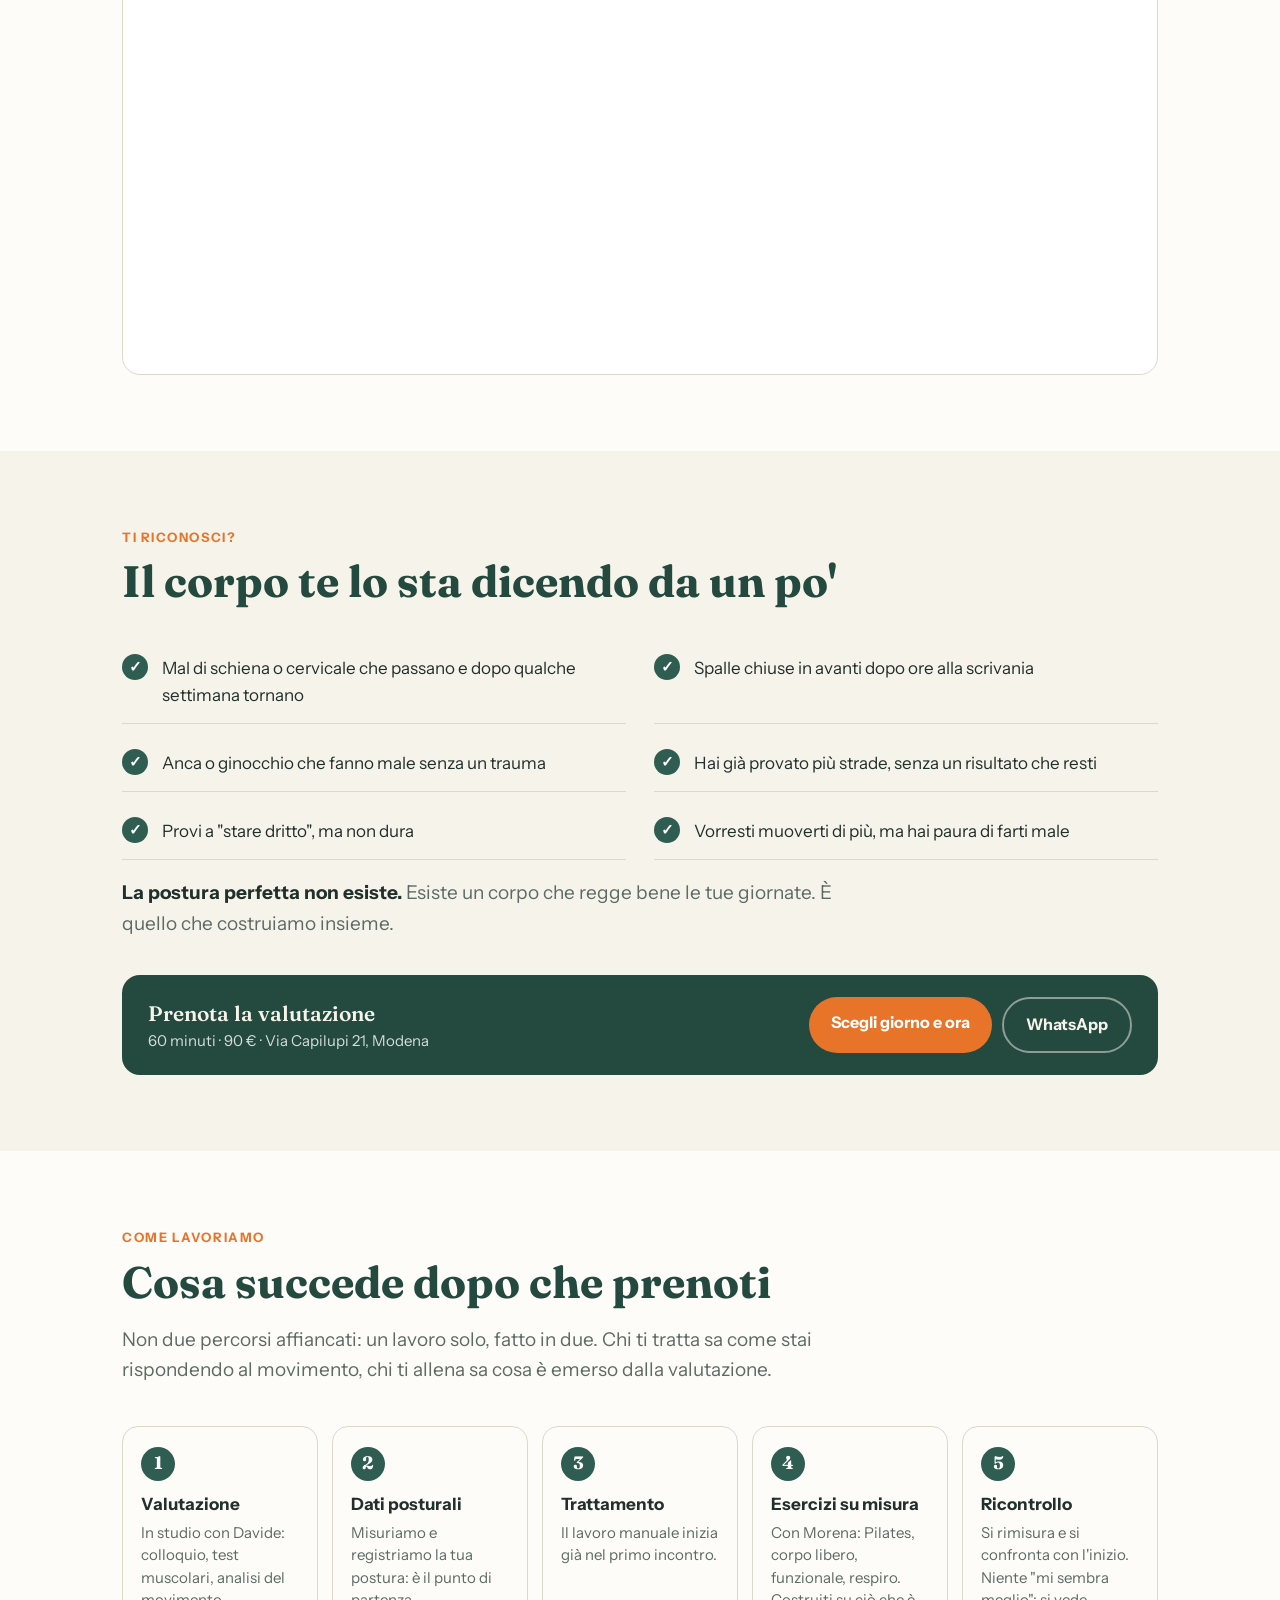
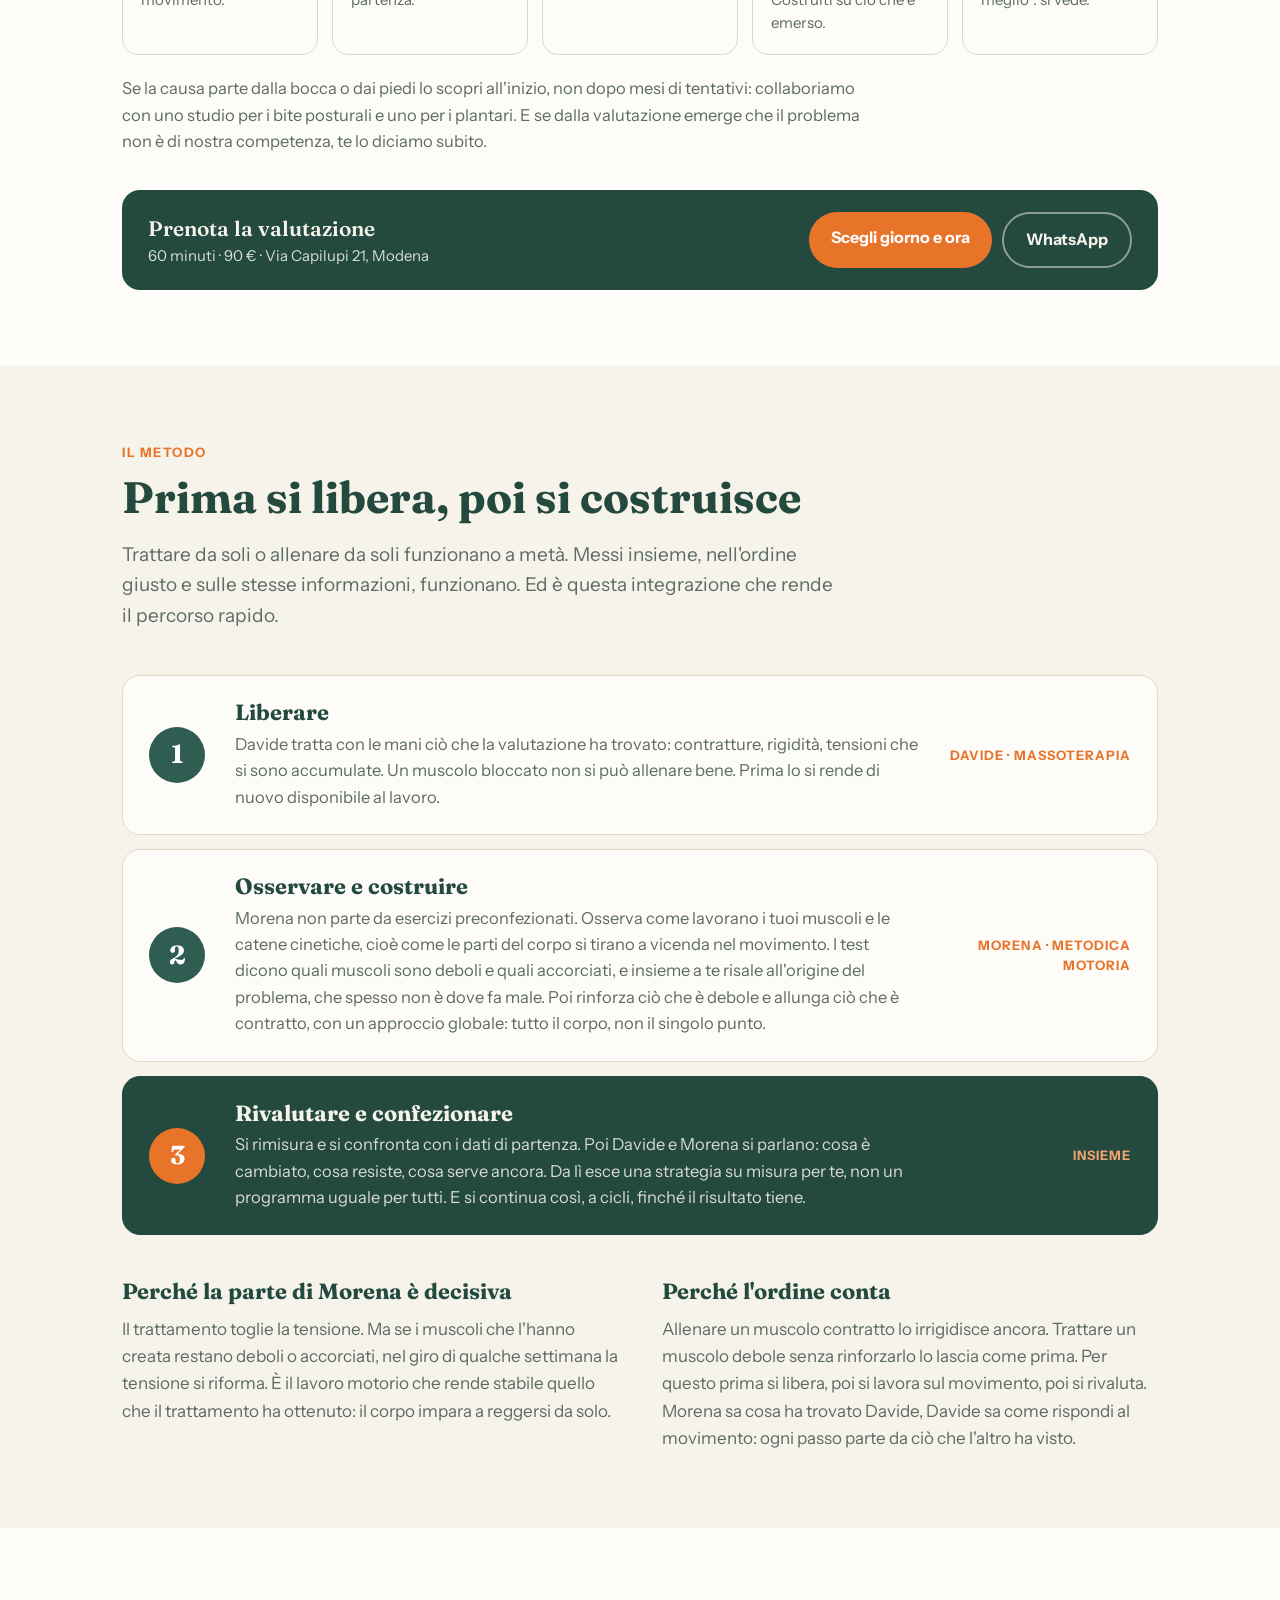
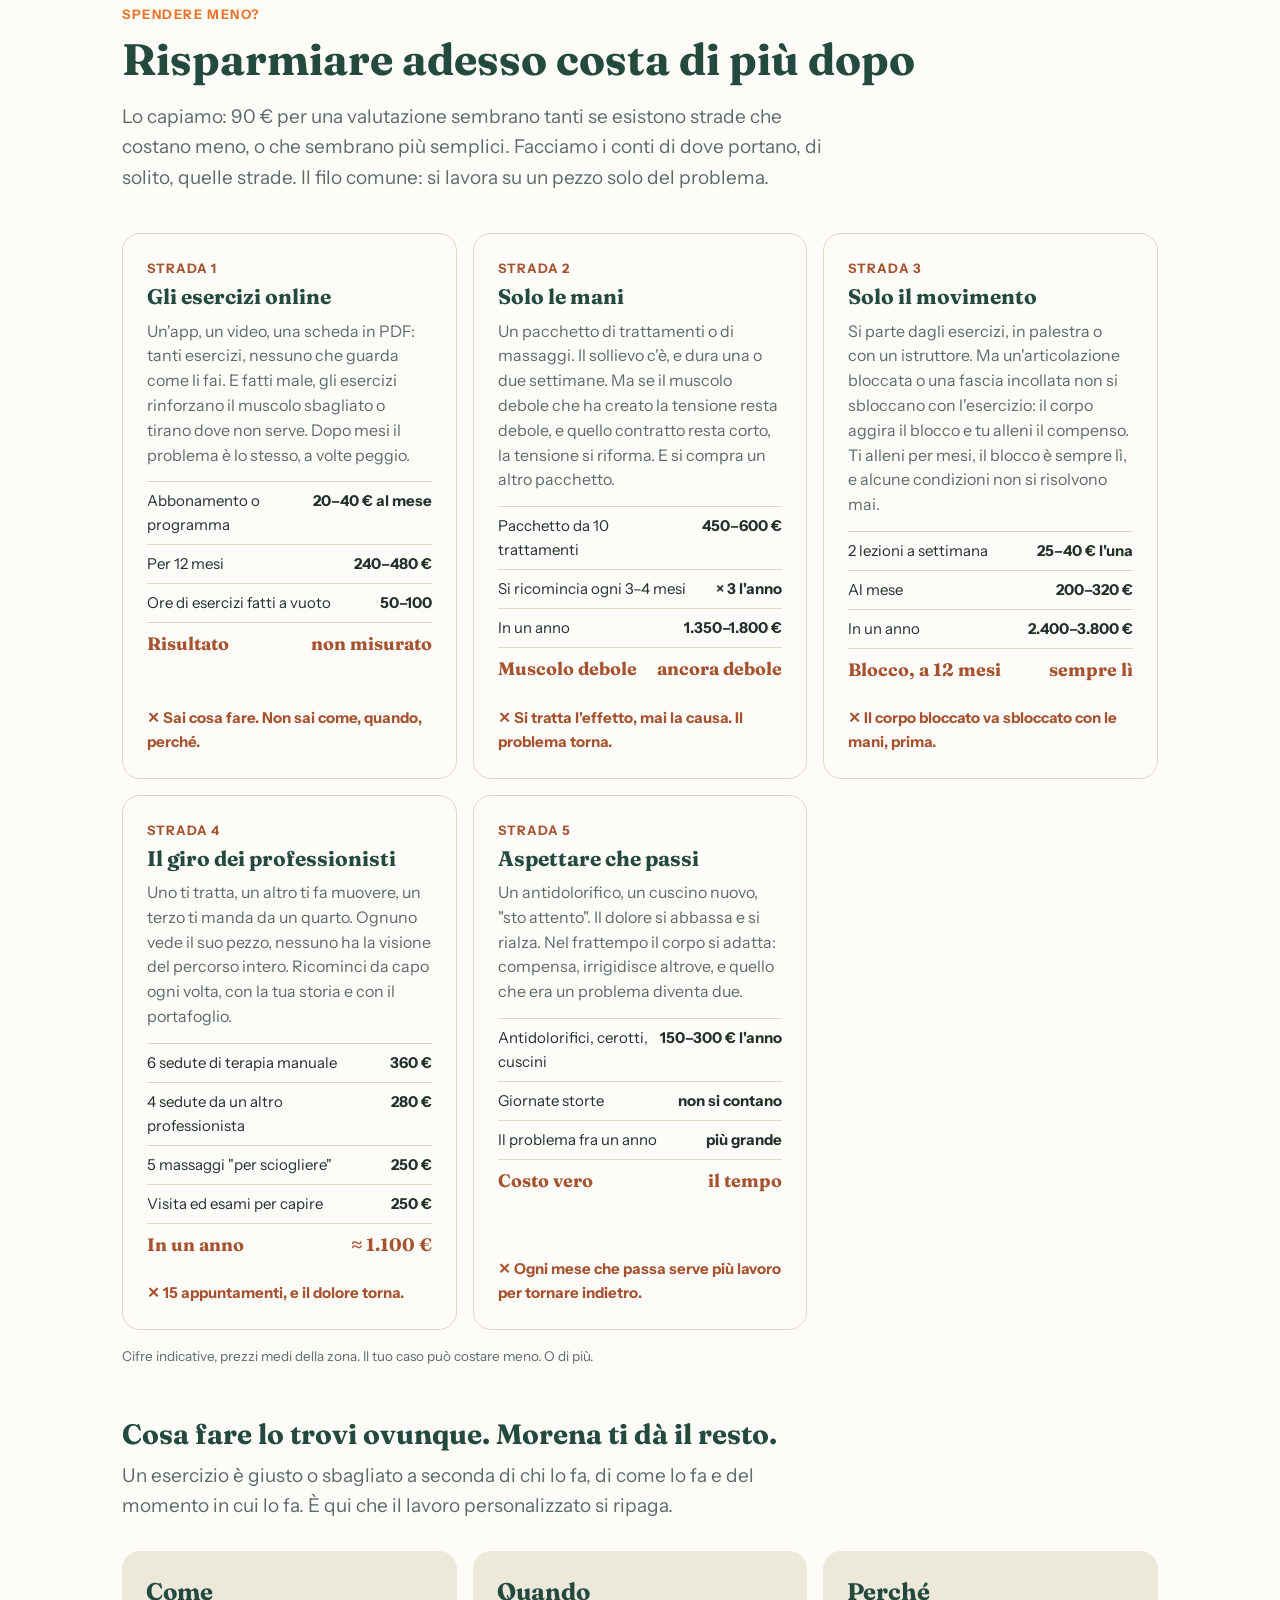
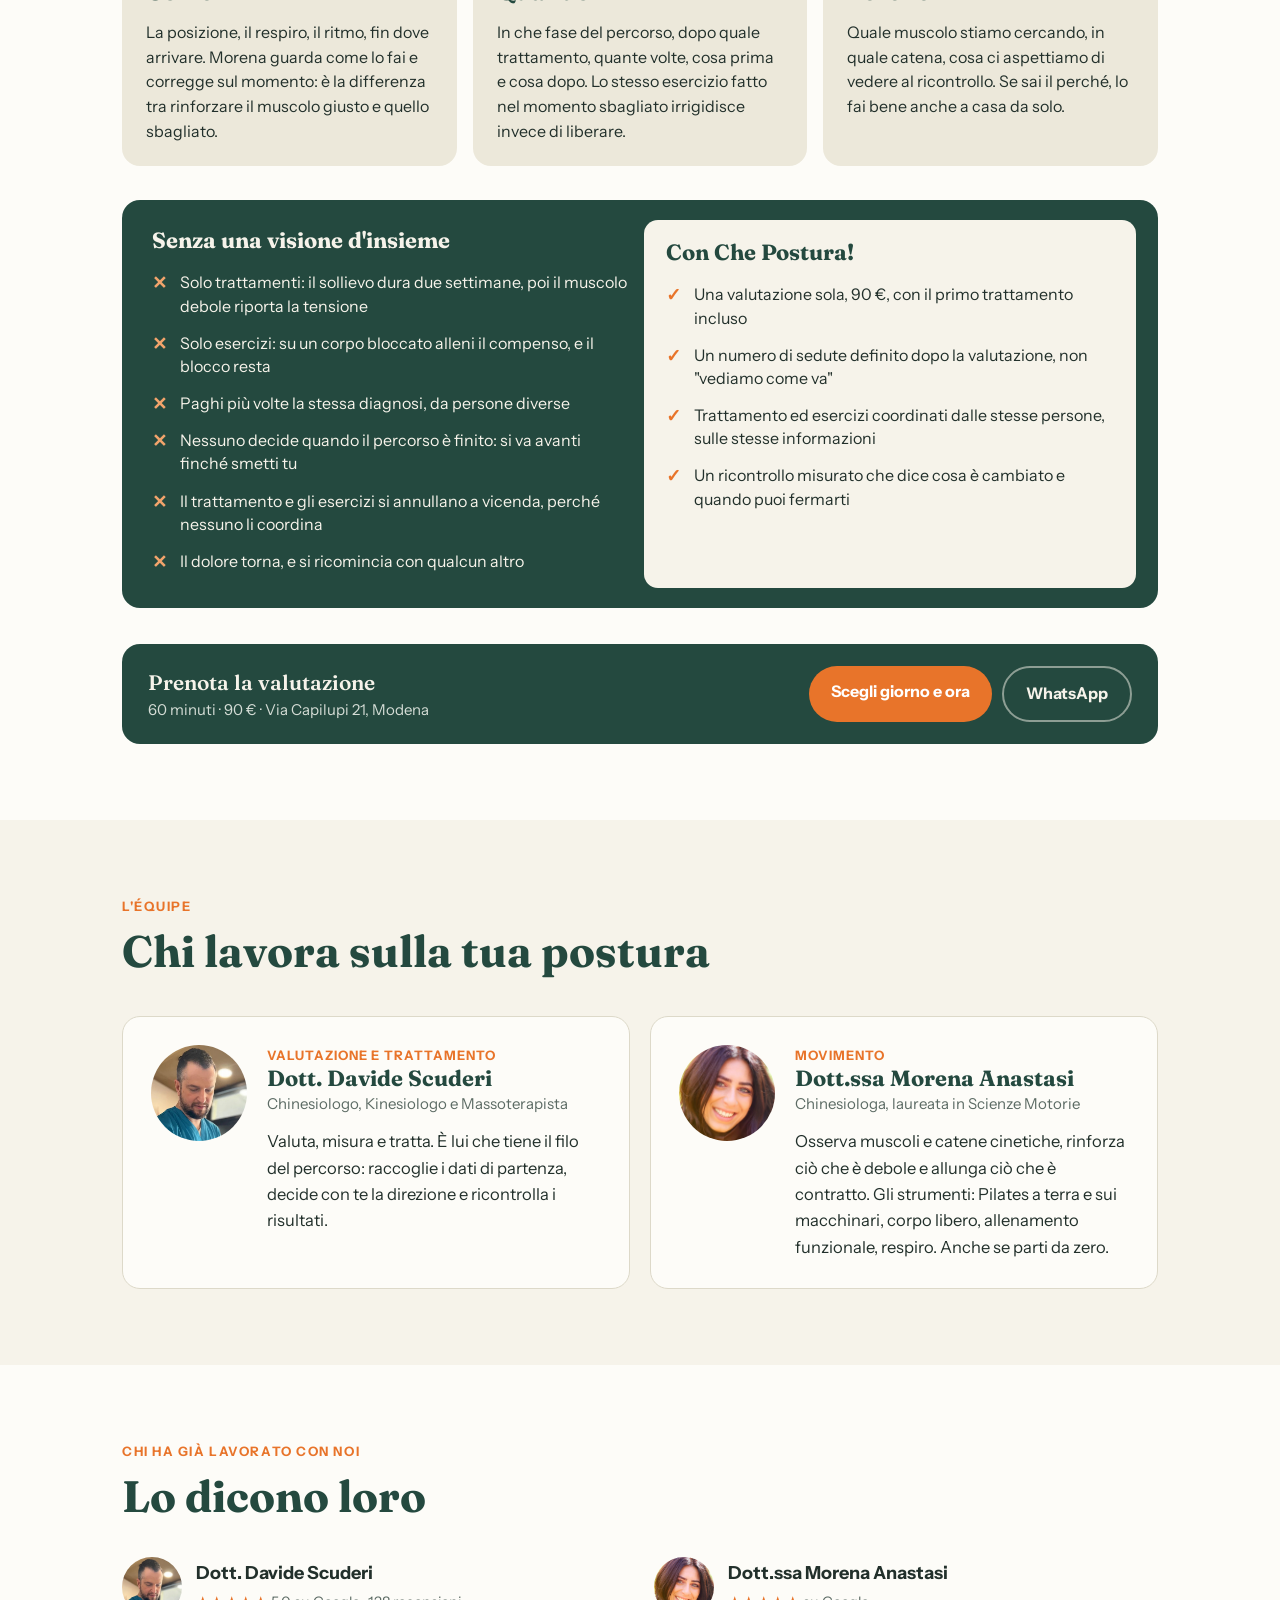
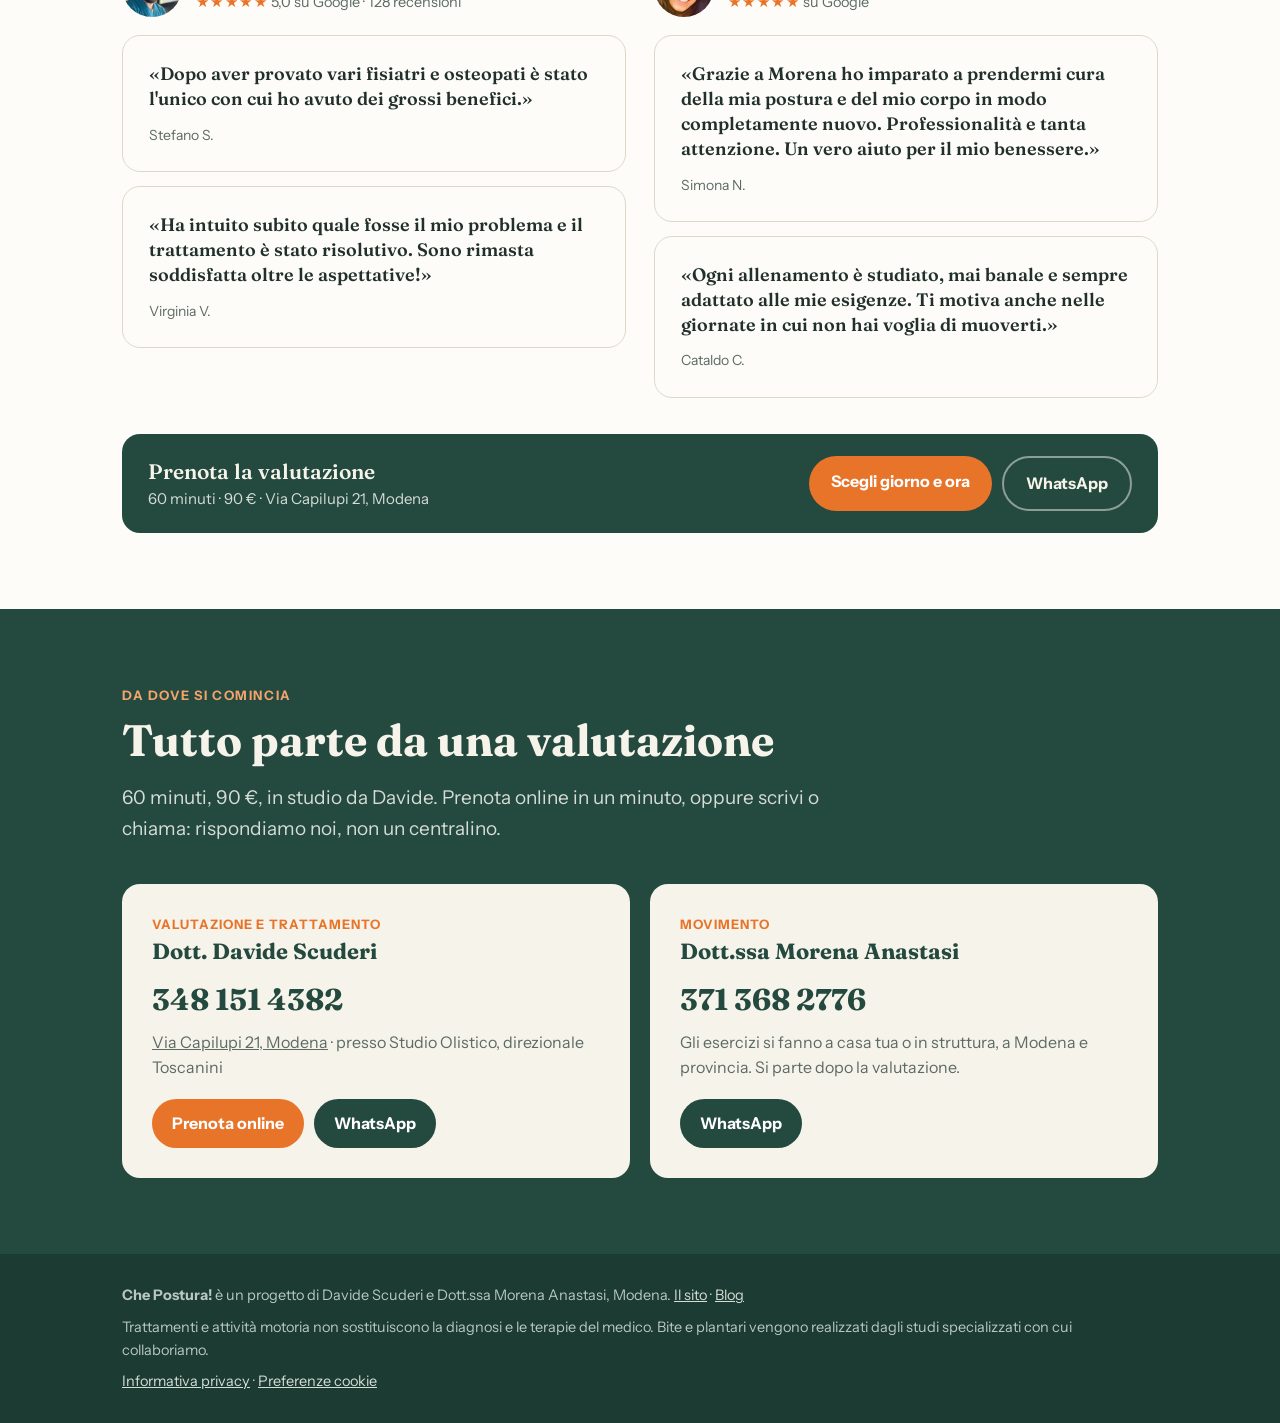
<file: prenota/index.html>
<!DOCTYPE html>
<html lang="it">
<head>
  <meta charset="UTF-8">
  <meta name="viewport" content="width=device-width, initial-scale=1">
  <title>Valutazione e trattamento posturale a Modena — Che Postura!</title>
  <meta name="description" content="Mal di schiena, cervicale, spalle o ginocchia che tornano? A Modena: si trova la causa, si tratta con le mani nella stessa seduta, si costruisce il piano di movimento. 128 recensioni a 5 stelle.">
  <!-- Pagina di destinazione degli annunci: non va indicizzata, il sito principale resta la home -->
  <meta name="robots" content="noindex, follow">
  <link rel="preconnect" href="https://fonts.googleapis.com">
  <link rel="preconnect" href="https://fonts.gstatic.com" crossorigin>
  <link rel="stylesheet" href="https://fonts.googleapis.com/css2?family=Fraunces:opsz,wght@9..144,600;9..144,700&family=Instrument+Sans:wght@400;600;700&display=swap">
  <link rel="stylesheet" href="../stile.css">
  <link rel="stylesheet" href="https://assets.calendly.com/assets/external/widget.css">
  <style>
    /* Solo quanto serve in più rispetto al sito: niente menu, barra fissa su telefono, calendario incorporato */
    .testata nav { display: none; }
    .testata .contenitore { justify-content: space-between; }
    .testata .marchio { pointer-events: none; }

    .apertura { padding: 48px 0 60px; }
    @media (min-width: 861px) { .apertura .contenitore { grid-template-columns: 1.1fr .9fr; align-items: start; } }
    .apertura h1 { font-size: clamp(36px, 5.4vw, 58px); line-height: 1.04; }
    .apertura .promessa { margin-top: 18px; }
    .tre-passi { list-style: none; margin-top: 24px; display: grid; gap: 12px; counter-reset: tp; }
    .tre-passi li { position: relative; padding-left: 46px; }
    .tre-passi li::before { counter-increment: tp; content: counter(tp); position: absolute; left: 0; top: 1px; width: 32px; height: 32px; border-radius: 50%; background: var(--arancio); color: #fff; font-family: var(--serif); font-weight: 700; font-size: 17px; display: flex; align-items: center; justify-content: center; }
    .tre-passi b { display: block; font-size: 18px; color: var(--crema); }
    .tre-passi span { display: block; font-size: 15.5px; color: #D5DDD6; line-height: 1.5; margin-top: 2px; }
    .scheda { background: var(--crema); color: var(--inchiostro); border-radius: 22px; padding: 28px; box-shadow: 0 18px 44px rgba(0,0,0,.28); }
    .scheda .occhiello { color: var(--arancio); }
    .scheda h2 { font-size: 28px; margin-top: 6px; }
    .scheda .prezzo { display: flex; align-items: baseline; gap: 10px; margin-top: 14px; }
    .scheda .prezzo b { font-family: var(--serif); font-size: 44px; line-height: 1; color: var(--verde-scuro); white-space: nowrap; }
    .scheda .prezzo span { font-size: 15.5px; color: var(--tenue); }
    .scheda ul { list-style: none; margin-top: 14px; display: grid; gap: 6px; font-size: 15.5px; color: var(--tenue); }
    .scheda .bottone { display: block; text-align: center; margin-top: 18px; font-size: 18px; padding: 16px 20px; }
    .scheda .bottone.verde { margin-top: 10px; }
    .scheda .nota { font-size: 13.5px; color: var(--tenue); text-align: center; margin-top: 12px; }

    .cta { margin-top: 36px; background: var(--verde-scuro); color: var(--crema); border-radius: 18px; padding: 22px 26px; display: flex; flex-wrap: wrap; align-items: center; justify-content: space-between; gap: 14px 22px; }
    .cta p { font-family: var(--serif); font-weight: 600; font-size: 21px; line-height: 1.3; }
    .cta p span { display: block; font-family: var(--sans); font-weight: 400; font-size: 15px; color: #D5DDD6; margin-top: 4px; }
    .cta .azioni { display: flex; flex-wrap: wrap; gap: 10px; }
    .cta .bottone { font-size: 16px; padding: 13px 22px; }
    .cta .bottone.chiaro { color: var(--crema); }
    .apertura h1 span { color: var(--arancio); }
    .apertura .spiega { max-width: 600px; }
    .fiducia { display: flex; flex-wrap: wrap; gap: 10px 26px; margin-top: 28px; font-size: 15px; color: #D5DDD6; }
    .fiducia span { display: inline-flex; align-items: center; gap: 8px; }
    .fiducia .stelle { color: var(--arancio-chiaro); letter-spacing: .06em; }

    .passi-mini { list-style: none; display: grid; grid-template-columns: repeat(5, 1fr); gap: 14px; margin-top: 40px; counter-reset: p; }
    .passi-mini li { background: var(--carta); border: 1px solid var(--linea); border-radius: 16px; padding: 20px 18px; }
    .passi-mini li::before { counter-increment: p; content: counter(p); display: inline-flex; width: 34px; height: 34px; border-radius: 50%; background: var(--verde); color: #fff; font-family: var(--serif); font-weight: 700; font-size: 18px; align-items: center; justify-content: center; margin-bottom: 10px; }
    .passi-mini b { display: block; font-size: 17px; }
    .passi-mini span { display: block; font-size: 15px; color: var(--tenue); margin-top: 4px; line-height: 1.5; }

    .prenota { background: var(--carta); padding-top: 56px; }
    .prenota .cornice { margin-top: 28px; background: #fff; border: 1px solid var(--linea); border-radius: 18px; overflow: hidden; }
    .calendly-inline-widget { min-width: 320px; height: 720px; }
    .strade { display: grid; grid-template-columns: repeat(auto-fit, minmax(300px, 1fr)); gap: 16px; margin-top: 40px; }
    .strada { background: var(--carta); border: 1px solid var(--linea); border-radius: 18px; padding: 24px; display: flex; flex-direction: column; }
    .strada .tipo { font-size: 13px; font-weight: 700; letter-spacing: .08em; text-transform: uppercase; color: var(--rosso); }
    .strada h3 { font-size: 21px; margin-top: 6px; }
    .strada p { color: var(--tenue); font-size: 16px; margin-top: 10px; line-height: 1.55; }
    .conto { list-style: none; margin-top: 14px; border-top: 1px solid var(--linea); font-size: 15px; }
    .conto li { display: flex; justify-content: space-between; gap: 12px; padding: 7px 0; border-bottom: 1px solid var(--linea); color: var(--inchiostro); }
    .conto li span:last-child { white-space: nowrap; font-weight: 700; }
    .conto li.tot { font-family: var(--serif); font-weight: 700; font-size: 18px; color: var(--rosso); border-bottom: 0; }
    .strada .esito-s { margin-top: auto; padding-top: 14px; font-size: 15px; font-weight: 700; color: var(--rosso); }
    .strada .esito-s::before { content: '✕ '; }
    .come { display: grid; grid-template-columns: repeat(3, 1fr); gap: 16px; margin-top: 30px; }
    .come > div { background: var(--sabbia); border-radius: 18px; padding: 22px 24px; }
    .come b { display: block; font-family: var(--serif); font-size: 24px; color: var(--verde-scuro); }
    .come p { font-size: 16px; color: var(--inchiostro); margin-top: 8px; line-height: 1.55; }
    .vs { margin-top: 34px; background: var(--verde-scuro); color: var(--crema); border-radius: 18px; padding: 28px 30px; display: grid; grid-template-columns: 1fr 1fr; gap: 24px; }
    .vs h3 { color: var(--crema); font-size: 22px; }
    .vs ul { list-style: none; margin-top: 12px; }
    .vs li { position: relative; padding: 7px 0 7px 28px; font-size: 16px; line-height: 1.45; }
    .vs li::before { position: absolute; left: 0; top: 6px; font-weight: 700; font-size: 18px; }
    .vs .no li::before { content: '✕'; color: var(--arancio-chiaro); }
    .vs .si li::before { content: '✓'; color: var(--arancio); }
    .vs .si { background: var(--crema); color: var(--inchiostro); border-radius: 14px; padding: 20px 22px; margin: -8px; }
    .vs .si h3 { color: var(--verde-scuro); }
    .nota-prezzi { font-size: 13.5px; color: var(--tenue); margin-top: 16px; }
    .contatti .recapito p a { text-decoration: underline; }

    .barra { display: none; position: fixed; left: 0; right: 0; bottom: 0; z-index: 15; background: rgba(36,73,63,.98); padding: 10px 12px calc(10px + env(safe-area-inset-bottom)); gap: 8px; box-shadow: 0 -8px 24px rgba(0,0,0,.18); }
    .barra a { flex: 1; text-align: center; text-decoration: none; font-weight: 700; font-size: 15px; padding: 13px 8px; border-radius: 40px; color: #fff; }
    .barra .chiama { background: rgba(246,243,234,.14); color: var(--crema); }
    .barra .wa { background: #1F8A5B; }
    .barra .pren { background: var(--arancio); }

    footer a { color: #D5DDD6; }
    .cookie { position: fixed; left: 0; right: 0; bottom: 0; z-index: 30; background: #1B3B33; color: #EDE8E3; padding: 18px 22px calc(18px + env(safe-area-inset-bottom)); box-shadow: 0 -8px 30px rgba(0,0,0,.25); font-size: 15px; line-height: 1.5; }
    .cookie[hidden] { display: none; }
    .cookie .contenitore { display: grid; gap: 14px; }
    .cookie p { margin: 0; color: #EDE8E3; }
    .cookie a { color: var(--arancio-chiaro); text-decoration: underline; text-underline-offset: 2px; }
    .cookie-azioni { display: flex; gap: 10px; }
    .cookie button { flex: 1; max-width: 220px; padding: 12px 16px; border-radius: 40px; cursor: pointer; font: inherit; font-weight: 700; }
    #cookie-accetta { background: var(--arancio); color: #fff; border: 1px solid var(--arancio); }
    #cookie-rifiuta { background: transparent; color: var(--crema); border: 1px solid rgba(246,243,234,.5); }
    .cookie button:focus-visible { outline: 2px solid var(--arancio-chiaro); outline-offset: 3px; }

    @media (max-width: 860px) {
      .passi-mini { grid-template-columns: 1fr 1fr; }
      .apertura .contenitore { gap: 28px; }
      .scheda { padding: 22px; }
      .scheda h2 { font-size: 24px; }
      .cta { padding: 20px; }
      .strade, .come, .vs { grid-template-columns: 1fr; }
      .vs .si { margin: 0; }
      .cta .azioni { width: 100%; }
      .cta .azioni .bottone { flex: 1; text-align: center; }
      .barra { display: flex; }
      body { padding-bottom: 78px; }
      .calendly-inline-widget { height: 980px; }
    }
    @media (max-width: 480px) {
      .passi-mini { grid-template-columns: 1fr; }
      .testata .bottone { display: none; }
    }
  </style>

  <script>
  /* Google Ads (AW-969285863): parte SOLO dopo il consenso marketing dato nel banner in fondo
     alla pagina. Consent Mode v2: tutto negato finché non si accetta. Il consenso resta salvato
     6 mesi nel cookie cc_cookie. Stessa impostazione delle pagine informative di Kinesiologia Studio. */
  window.dataLayer=window.dataLayer||[];
  function gtag(){dataLayer.push(arguments);}
  gtag('consent','default',{ad_storage:'denied',ad_user_data:'denied',ad_personalization:'denied',analytics_storage:'denied'});

  window.GOOGLE_ADS_ID='AW-969285863';
  /* Etichette delle azioni di conversione (Google Ads > Obiettivi > Conversioni). Al momento sono
     quelle già esistenti nell'account: "Prenota" e "Chiama". Per distinguere WhatsApp basta creare
     una nuova azione e incollarne qui l'etichetta. */
  window.CONV={
    prenota:'AW-969285863/o_dQCJmQ6eocEOfBmM4D',
    chiama:'AW-969285863/z5vqCJaQ6eocEOfBmM4D',
    whatsapp:'AW-969285863/z5vqCJaQ6eocEOfBmM4D'
  };
  window.initGoogleAds=function(){
    if(window.__googleAdsAvviato)return;window.__googleAdsAvviato=true;
    gtag('consent','update',{ad_storage:'granted',ad_user_data:'granted',ad_personalization:'granted',analytics_storage:'granted'});
    gtag('js',new Date());
    gtag('config',window.GOOGLE_ADS_ID);
    var s=document.createElement('script');s.async=true;
    s.src='https://www.googletagmanager.com/gtag/js?id='+window.GOOGLE_ADS_ID;
    document.head.appendChild(s);
  };

  /* Sostituire PIXEL_ID_DA_INSERIRE con l'ID del Pixel (Business Manager > Gestore eventi). */
  window.META_PIXEL_ID='PIXEL_ID_DA_INSERIRE';
  window.initMetaPixel=function(){
    if(window.fbq||!window.META_PIXEL_ID||window.META_PIXEL_ID==='PIXEL_ID_DA_INSERIRE')return;
    !function(f,b,e,v,n,t,s){if(f.fbq)return;n=f.fbq=function(){n.callMethod?
    n.callMethod.apply(n,arguments):n.queue.push(arguments)};if(!f._fbq)f._fbq=n;
    n.push=n;n.loaded=!0;n.version='2.0';n.queue=[];t=b.createElement(e);t.async=!0;
    t.src=v;s=b.getElementsByTagName(e)[0];s.parentNode.insertBefore(t,s)}
    (window,document,'script','https://connect.facebook.net/en_US/fbevents.js');
    fbq('init',window.META_PIXEL_ID);fbq('track','PageView');
  };

  window.avviaMarketing=function(){window.initGoogleAds();window.initMetaPixel();};
  window.leggiConsenso=function(){
    try{var c=(document.cookie.match(/(?:^|; )cc_cookie=([^;]+)/)||[])[1];return c?decodeURIComponent(c):'';}
    catch(e){return '';}
  };
  if(window.leggiConsenso().indexOf('marketing')>-1)window.avviaMarketing();

  window.CALENDLY='https://calendly.com/infokinesiologia/consulenza?hide_gdpr_banner=1&primary_color=e8742a';
  /* Apre il calendario in sovrimpressione; se lo script di Calendly non è caricato, il link si apre normalmente */
  window.apriCalendario=function(e){
    if(window.Calendly&&window.Calendly.initPopupWidget){e.preventDefault();window.Calendly.initPopupWidget({url:window.CALENDLY});}
  };
  /* Una sola funzione per tutte le conversioni: se il tag non è partito (consenso negato) non fa nulla */
  window.conv=function(tipo,valore){
    if(!window.__googleAdsAvviato)return;
    gtag('event','conversion',{'send_to':window.CONV[tipo],'value':valore||1.0,'currency':'EUR'});
    if(window.fbq)fbq('track',tipo==='prenota'?'Schedule':'Contact');
  };
  </script>
</head>
<body>

<header class="testata">
  <div class="contenitore">
    <a class="marchio" href="#inizio">Che Postura<span>!</span></a>
    <a class="bottone" href="https://calendly.com/infokinesiologia/consulenza" target="_blank" rel="noopener" onclick="apriCalendario(event)">Prenota la valutazione</a>
  </div>
</header>

<main id="inizio">

  <!-- ============ APERTURA ============ -->
  <div class="apertura">
    <div class="contenitore">
      <div>
        <div class="occhiello">Che Postura! · Modena</div>
        <h1>Valutazione e trattamento<br>per il dolore <span>che torna</span></h1>
        <p class="promessa">Schiena, collo, spalle, anca, ginocchio. Non ti diciamo solo cosa hai: nella stessa seduta iniziamo a trattarlo.</p>
        <ol class="tre-passi">
          <li><b>Si valuta e si trova la causa.</b><span>Colloquio, test muscolari, dati misurati della tua postura: da dove parte il problema, che spesso non è dove fa male.</span></li>
          <li><b>Si tratta la causa con le mani.</b><span>Il Dott. Davide Scuderi lavora sulla problematica trovata, con massoterapia su muscoli, tendini, articolazioni e fasce. Già nel primo incontro.</span></li>
          <li><b>Si costruisce il piano di movimento.</b><span>Sulla base della causa individuata, non su esercizi generici. Con la Dott.ssa Morena Anastasi.</span></li>
        </ol>
        <div class="fiducia">
          <span><span class="stelle">★★★★★</span> 5,0 su Google · 128 recensioni</span>
          <span>📍 Via Capilupi 21, Modena</span>
        </div>
      </div>
      <div class="scheda">
        <div class="occhiello">Prenota adesso</div>
        <h2>Scegli giorno e ora</h2>
        <div class="prezzo"><b>90 €</b><span>valutazione + trattamento manuale<br>60 minuti, si paga in studio</span></div>
        <ul>
          <li>🔍 Si trova la causa e la si tratta subito</li>
          <li>📅 Vedi subito le disponibilità</li>
          <li>📍 Via Capilupi 21, Modena</li>
        </ul>
        <a class="bottone" href="https://calendly.com/infokinesiologia/consulenza" target="_blank" rel="noopener" onclick="apriCalendario(event)">Prenota la valutazione</a>
        <a class="bottone verde" href="https://wa.me/393481514382?text=Ciao%2C%20vorrei%20prenotare%20una%20valutazione%20posturale" target="_blank" rel="noopener" onclick="conv('whatsapp')">Oppure scrivici su WhatsApp</a>
        <p class="nota">Nessun pagamento online. Puoi disdire fino al giorno prima.</p>
      </div>
    </div>
  </div>

  <!-- ============ CALENDARIO ============ -->
  <section class="prenota" id="prenota">
    <div class="contenitore">
      <div class="occhiello">Il calendario</div>
      <h2>Prenota la valutazione</h2>
      <p class="sotto">Scegli giorno e ora qui sotto. La prima seduta è in studio da Davide, in Via Capilupi 21 a Modena: valutazione e trattamento manuale nella stessa ora. Preferisci parlare con una persona? <a href="https://wa.me/393481514382?text=Ciao%2C%20vorrei%20prenotare%20una%20valutazione%20posturale" target="_blank" rel="noopener" onclick="conv('whatsapp')" style="color:var(--verde-scuro);font-weight:700">WhatsApp</a> o <a href="tel:+393481514382" onclick="conv('chiama')" style="color:var(--verde-scuro);font-weight:700">348 151 4382</a>.</p>
      <div class="cornice">
        <div class="calendly-inline-widget" data-url="https://calendly.com/infokinesiologia/consulenza?hide_gdpr_banner=1&primary_color=e8742a"></div>
      </div>
    </div>
  </section>

  <!-- ============ TI RICONOSCI ============ -->
  <section>
    <div class="contenitore">
      <div class="occhiello">Ti riconosci?</div>
      <h2>Il corpo te lo sta dicendo da un po'</h2>
      <ul class="segni">
        <li>Mal di schiena o cervicale che passano e dopo qualche settimana tornano</li>
        <li>Spalle chiuse in avanti dopo ore alla scrivania</li>
        <li>Anca o ginocchio che fanno male senza un trauma</li>
        <li>Hai già provato più strade, senza un risultato che resti</li>
        <li>Provi a "stare dritto", ma non dura</li>
        <li>Vorresti muoverti di più, ma hai paura di farti male</li>
      </ul>
      <p class="sotto"><b style="color:var(--inchiostro)">La postura perfetta non esiste.</b> Esiste un corpo che regge bene le tue giornate. È quello che costruiamo insieme.</p>
      <div class="cta">
        <p>Prenota la valutazione<span>60 minuti · 90 € · Via Capilupi 21, Modena</span></p>
        <div class="azioni">
          <a class="bottone" href="https://calendly.com/infokinesiologia/consulenza" target="_blank" rel="noopener" onclick="apriCalendario(event)">Scegli giorno e ora</a>
          <a class="bottone chiaro" href="https://wa.me/393481514382?text=Ciao%2C%20vorrei%20prenotare%20una%20valutazione%20posturale" target="_blank" rel="noopener" onclick="conv('whatsapp')">WhatsApp</a>
        </div>
      </div>
    </div>
  </section>

  <!-- ============ COSA SUCCEDE ============ -->
  <section class="scuro">
    <div class="contenitore">
      <div class="occhiello">Come lavoriamo</div>
      <h2>Cosa succede dopo che prenoti</h2>
      <p class="sotto">Non due percorsi affiancati: un lavoro solo, fatto in due. Chi ti tratta sa come stai rispondendo al movimento, chi ti allena sa cosa è emerso dalla valutazione.</p>
      <ol class="passi-mini">
        <li><b>Valutazione</b><span>In studio con Davide: colloquio, test muscolari, analisi del movimento.</span></li>
        <li><b>Dati posturali</b><span>Misuriamo e registriamo la tua postura: è il punto di partenza.</span></li>
        <li><b>Trattamento</b><span>Il lavoro manuale inizia già nel primo incontro.</span></li>
        <li><b>Esercizi su misura</b><span>Con Morena: Pilates, corpo libero, funzionale, respiro. Costruiti su ciò che è emerso.</span></li>
        <li><b>Ricontrollo</b><span>Si rimisura e si confronta con l'inizio. Niente "mi sembra meglio": si vede.</span></li>
      </ol>
      <p class="catena">Se la causa parte dalla bocca o dai piedi lo scopri all'inizio, non dopo mesi di tentativi: collaboriamo con uno studio per i bite posturali e uno per i plantari. E se dalla valutazione emerge che il problema non è di nostra competenza, te lo diciamo subito.</p>
      <div class="cta">
        <p>Prenota la valutazione<span>60 minuti · 90 € · Via Capilupi 21, Modena</span></p>
        <div class="azioni">
          <a class="bottone" href="https://calendly.com/infokinesiologia/consulenza" target="_blank" rel="noopener" onclick="apriCalendario(event)">Scegli giorno e ora</a>
          <a class="bottone chiaro" href="https://wa.me/393481514382?text=Ciao%2C%20vorrei%20prenotare%20una%20valutazione%20posturale" target="_blank" rel="noopener" onclick="conv('whatsapp')">WhatsApp</a>
        </div>
      </div>
    </div>
  </section>

  <!-- ============ IL METODO ============ -->
  <section id="metodo">
    <div class="contenitore">
      <div class="occhiello">Il metodo</div>
      <h2>Prima si libera, poi si costruisce</h2>
      <p class="sotto">Trattare da soli o allenare da soli funzionano a metà. Messi insieme, nell'ordine giusto e sulle stesse informazioni, funzionano. Ed è questa integrazione che rende il percorso rapido.</p>

      <div class="passi">
        <div class="passo">
          <div class="n">1</div>
          <div>
            <h3>Liberare</h3>
            <p>Davide tratta con le mani ciò che la valutazione ha trovato: contratture, rigidità, tensioni che si sono accumulate. Un muscolo bloccato non si può allenare bene. Prima lo si rende di nuovo disponibile al lavoro.</p>
          </div>
          <div class="chi">Davide · massoterapia</div>
        </div>
        <div class="passo">
          <div class="n">2</div>
          <div>
            <h3>Osservare e costruire</h3>
            <p>Morena non parte da esercizi preconfezionati. Osserva come lavorano i tuoi muscoli e le catene cinetiche, cioè come le parti del corpo si tirano a vicenda nel movimento. I test dicono quali muscoli sono deboli e quali accorciati, e insieme a te risale all'origine del problema, che spesso non è dove fa male. Poi rinforza ciò che è debole e allunga ciò che è contratto, con un approccio globale: tutto il corpo, non il singolo punto.</p>
          </div>
          <div class="chi">Morena · metodica motoria</div>
        </div>
        <div class="passo insieme">
          <div class="n">3</div>
          <div>
            <h3>Rivalutare e confezionare</h3>
            <p>Si rimisura e si confronta con i dati di partenza. Poi Davide e Morena si parlano: cosa è cambiato, cosa resiste, cosa serve ancora. Da lì esce una strategia su misura per te, non un programma uguale per tutti. E si continua così, a cicli, finché il risultato tiene.</p>
          </div>
          <div class="chi">Insieme</div>
        </div>
      </div>

      <div class="equipe-manca" style="margin-top:44px">
        <div>
          <h3>Perché la parte di Morena è decisiva</h3>
          <p style="margin-top:12px;color:var(--tenue)">Il trattamento toglie la tensione. Ma se i muscoli che l'hanno creata restano deboli o accorciati, nel giro di qualche settimana la tensione si riforma. È il lavoro motorio che rende stabile quello che il trattamento ha ottenuto: il corpo impara a reggersi da solo.</p>
        </div>
        <div>
          <h3>Perché l'ordine conta</h3>
          <p style="margin-top:12px;color:var(--tenue)">Allenare un muscolo contratto lo irrigidisce ancora. Trattare un muscolo debole senza rinforzarlo lo lascia come prima. Per questo prima si libera, poi si lavora sul movimento, poi si rivaluta. Morena sa cosa ha trovato Davide, Davide sa come rispondi al movimento: ogni passo parte da ciò che l'altro ha visto.</p>
        </div>
      </div>
    </div>
  </section>

  <!-- ============ IL COSTO DI RISPARMIARE ============ -->
  <section class="scuro" id="costo">
    <div class="contenitore">
      <div class="occhiello">Spendere meno?</div>
      <h2>Risparmiare adesso costa di più dopo</h2>
      <p class="sotto">Lo capiamo: 90 € per una valutazione sembrano tanti se esistono strade che costano meno, o che sembrano più semplici. Facciamo i conti di dove portano, di solito, quelle strade. Il filo comune: si lavora su un pezzo solo del problema.</p>

      <div class="strade">
        <div class="strada">
          <div class="tipo">Strada 1</div>
          <h3>Gli esercizi online</h3>
          <p>Un'app, un video, una scheda in PDF: tanti esercizi, nessuno che guarda come li fai. E fatti male, gli esercizi rinforzano il muscolo sbagliato o tirano dove non serve. Dopo mesi il problema è lo stesso, a volte peggio.</p>
          <ul class="conto">
            <li><span>Abbonamento o programma</span><span>20–40 € al mese</span></li>
            <li><span>Per 12 mesi</span><span>240–480 €</span></li>
            <li><span>Ore di esercizi fatti a vuoto</span><span>50–100</span></li>
            <li class="tot"><span>Risultato</span><span>non misurato</span></li>
          </ul>
          <div class="esito-s">Sai cosa fare. Non sai come, quando, perché.</div>
        </div>
        <div class="strada">
          <div class="tipo">Strada 2</div>
          <h3>Solo le mani</h3>
          <p>Un pacchetto di trattamenti o di massaggi. Il sollievo c'è, e dura una o due settimane. Ma se il muscolo debole che ha creato la tensione resta debole, e quello contratto resta corto, la tensione si riforma. E si compra un altro pacchetto.</p>
          <ul class="conto">
            <li><span>Pacchetto da 10 trattamenti</span><span>450–600 €</span></li>
            <li><span>Si ricomincia ogni 3–4 mesi</span><span>× 3 l'anno</span></li>
            <li><span>In un anno</span><span>1.350–1.800 €</span></li>
            <li class="tot"><span>Muscolo debole</span><span>ancora debole</span></li>
          </ul>
          <div class="esito-s">Si tratta l'effetto, mai la causa. Il problema torna.</div>
        </div>
        <div class="strada">
          <div class="tipo">Strada 3</div>
          <h3>Solo il movimento</h3>
          <p>Si parte dagli esercizi, in palestra o con un istruttore. Ma un'articolazione bloccata o una fascia incollata non si sbloccano con l'esercizio: il corpo aggira il blocco e tu alleni il compenso. Ti alleni per mesi, il blocco è sempre lì, e alcune condizioni non si risolvono mai.</p>
          <ul class="conto">
            <li><span>2 lezioni a settimana</span><span>25–40 € l'una</span></li>
            <li><span>Al mese</span><span>200–320 €</span></li>
            <li><span>In un anno</span><span>2.400–3.800 €</span></li>
            <li class="tot"><span>Blocco, a 12 mesi</span><span>sempre lì</span></li>
          </ul>
          <div class="esito-s">Il corpo bloccato va sbloccato con le mani, prima.</div>
        </div>
        <div class="strada">
          <div class="tipo">Strada 4</div>
          <h3>Il giro dei professionisti</h3>
          <p>Uno ti tratta, un altro ti fa muovere, un terzo ti manda da un quarto. Ognuno vede il suo pezzo, nessuno ha la visione del percorso intero. Ricominci da capo ogni volta, con la tua storia e con il portafoglio.</p>
          <ul class="conto">
            <li><span>6 sedute di terapia manuale</span><span>360 €</span></li>
            <li><span>4 sedute da un altro professionista</span><span>280 €</span></li>
            <li><span>5 massaggi "per sciogliere"</span><span>250 €</span></li>
            <li><span>Visita ed esami per capire</span><span>250 €</span></li>
            <li class="tot"><span>In un anno</span><span>≈ 1.100 €</span></li>
          </ul>
          <div class="esito-s">15 appuntamenti, e il dolore torna.</div>
        </div>
        <div class="strada">
          <div class="tipo">Strada 5</div>
          <h3>Aspettare che passi</h3>
          <p>Un antidolorifico, un cuscino nuovo, "sto attento". Il dolore si abbassa e si rialza. Nel frattempo il corpo si adatta: compensa, irrigidisce altrove, e quello che era un problema diventa due.</p>
          <ul class="conto">
            <li><span>Antidolorifici, cerotti, cuscini</span><span>150–300 € l'anno</span></li>
            <li><span>Giornate storte</span><span>non si contano</span></li>
            <li><span>Il problema fra un anno</span><span>più grande</span></li>
            <li class="tot"><span>Costo vero</span><span>il tempo</span></li>
          </ul>
          <div class="esito-s">Ogni mese che passa serve più lavoro per tornare indietro.</div>
        </div>
      </div>
      <p class="nota-prezzi">Cifre indicative, prezzi medi della zona. Il tuo caso può costare meno. O di più.</p>

      <h3 style="margin-top:52px;font-size:28px">Cosa fare lo trovi ovunque. Morena ti dà il resto.</h3>
      <p class="sotto" style="margin-top:10px">Un esercizio è giusto o sbagliato a seconda di chi lo fa, di come lo fa e del momento in cui lo fa. È qui che il lavoro personalizzato si ripaga.</p>
      <div class="come">
        <div><b>Come</b><p>La posizione, il respiro, il ritmo, fin dove arrivare. Morena guarda come lo fai e corregge sul momento: è la differenza tra rinforzare il muscolo giusto e quello sbagliato.</p></div>
        <div><b>Quando</b><p>In che fase del percorso, dopo quale trattamento, quante volte, cosa prima e cosa dopo. Lo stesso esercizio fatto nel momento sbagliato irrigidisce invece di liberare.</p></div>
        <div><b>Perché</b><p>Quale muscolo stiamo cercando, in quale catena, cosa ci aspettiamo di vedere al ricontrollo. Se sai il perché, lo fai bene anche a casa da solo.</p></div>
      </div>

      <div class="vs">
        <div class="no">
          <h3>Senza una visione d'insieme</h3>
          <ul>
            <li>Solo trattamenti: il sollievo dura due settimane, poi il muscolo debole riporta la tensione</li>
            <li>Solo esercizi: su un corpo bloccato alleni il compenso, e il blocco resta</li>
            <li>Paghi più volte la stessa diagnosi, da persone diverse</li>
            <li>Nessuno decide quando il percorso è finito: si va avanti finché smetti tu</li>
            <li>Il trattamento e gli esercizi si annullano a vicenda, perché nessuno li coordina</li>
            <li>Il dolore torna, e si ricomincia con qualcun altro</li>
          </ul>
        </div>
        <div class="si">
          <h3>Con Che Postura!</h3>
          <ul>
            <li>Una valutazione sola, 90 €, con il primo trattamento incluso</li>
            <li>Un numero di sedute definito dopo la valutazione, non "vediamo come va"</li>
            <li>Trattamento ed esercizi coordinati dalle stesse persone, sulle stesse informazioni</li>
            <li>Un ricontrollo misurato che dice cosa è cambiato e quando puoi fermarti</li>
          </ul>
        </div>
      </div>

      <div class="cta">
        <p>Prenota la valutazione<span>60 minuti · 90 € · Via Capilupi 21, Modena</span></p>
        <div class="azioni">
          <a class="bottone" href="https://calendly.com/infokinesiologia/consulenza" target="_blank" rel="noopener" onclick="apriCalendario(event)">Scegli giorno e ora</a>
          <a class="bottone chiaro" href="https://wa.me/393481514382?text=Ciao%2C%20vorrei%20prenotare%20una%20valutazione%20posturale" target="_blank" rel="noopener" onclick="conv('whatsapp')">WhatsApp</a>
        </div>
      </div>
    </div>
  </section>

  <!-- ============ ÉQUIPE ============ -->
  <section>
    <div class="contenitore">
      <div class="occhiello">L'équipe</div>
      <h2>Chi lavora sulla tua postura</h2>
      <div class="persone">
        <div class="persona">
          <img src="../img/davide.jpg" alt="Davide Scuderi">
          <div>
            <div class="ruolo">Valutazione e trattamento</div>
            <h3>Dott. Davide Scuderi</h3>
            <div class="titolo">Chinesiologo, Kinesiologo e Massoterapista</div>
            <p>Valuta, misura e tratta. È lui che tiene il filo del percorso: raccoglie i dati di partenza, decide con te la direzione e ricontrolla i risultati.</p>
          </div>
        </div>
        <div class="persona">
          <img src="../img/morena.jpg" alt="Dott.ssa Morena Anastasi">
          <div>
            <div class="ruolo">Movimento</div>
            <h3>Dott.ssa Morena Anastasi</h3>
            <div class="titolo">Chinesiologa, laureata in Scienze Motorie</div>
            <p>Osserva muscoli e catene cinetiche, rinforza ciò che è debole e allunga ciò che è contratto. Gli strumenti: Pilates a terra e sui macchinari, corpo libero, allenamento funzionale, respiro. Anche se parti da zero.</p>
          </div>
        </div>
      </div>
    </div>
  </section>

  <!-- ============ RECENSIONI ============ -->
  <section class="scuro">
    <div class="contenitore">
      <div class="occhiello">Chi ha già lavorato con noi</div>
      <h2>Lo dicono loro</h2>
      <div class="voci">
        <div class="voci-di">
          <div class="di">
            <img src="../img/davide.jpg" alt="">
            <div><b>Dott. Davide Scuderi</b><span><span class="stelle">★★★★★</span> 5,0 su Google · 128 recensioni</span></div>
          </div>
          <blockquote>«Dopo aver provato vari fisiatri e osteopati è stato l'unico con cui ho avuto dei grossi benefici.»<cite>Stefano S.</cite></blockquote>
          <blockquote>«Ha intuito subito quale fosse il mio problema e il trattamento è stato risolutivo. Sono rimasta soddisfatta oltre le aspettative!»<cite>Virginia V.</cite></blockquote>
        </div>
        <div class="voci-di">
          <div class="di">
            <img src="../img/morena.jpg" alt="">
            <div><b>Dott.ssa Morena Anastasi</b><span><span class="stelle">★★★★★</span> su Google</span></div>
          </div>
          <blockquote>«Grazie a Morena ho imparato a prendermi cura della mia postura e del mio corpo in modo completamente nuovo. Professionalità e tanta attenzione. Un vero aiuto per il mio benessere.»<cite>Simona N.</cite></blockquote>
          <blockquote>«Ogni allenamento è studiato, mai banale e sempre adattato alle mie esigenze. Ti motiva anche nelle giornate in cui non hai voglia di muoverti.»<cite>Cataldo C.</cite></blockquote>
        </div>
      </div>
      <div class="cta">
        <p>Prenota la valutazione<span>60 minuti · 90 € · Via Capilupi 21, Modena</span></p>
        <div class="azioni">
          <a class="bottone" href="https://calendly.com/infokinesiologia/consulenza" target="_blank" rel="noopener" onclick="apriCalendario(event)">Scegli giorno e ora</a>
          <a class="bottone chiaro" href="https://wa.me/393481514382?text=Ciao%2C%20vorrei%20prenotare%20una%20valutazione%20posturale" target="_blank" rel="noopener" onclick="conv('whatsapp')">WhatsApp</a>
        </div>
      </div>
    </div>
  </section>

  <!-- ============ CONTATTI ============ -->
  <section class="contatti" id="contatti">
    <div class="contenitore">
      <div class="occhiello" style="color:var(--arancio-chiaro)">Da dove si comincia</div>
      <h2>Tutto parte da una valutazione</h2>
      <p class="sotto">60 minuti, 90 €, in studio da Davide. Prenota online in un minuto, oppure scrivi o chiama: rispondiamo noi, non un centralino.</p>
      <div class="recapiti">
        <div class="recapito">
          <div class="ruolo">Valutazione e trattamento</div>
          <h3>Dott. Davide Scuderi</h3>
          <a class="tel" href="tel:+393481514382" onclick="conv('chiama')">348 151 4382</a>
          <p><a href="https://maps.google.com/?q=Via+Capilupi+21,+41126+Modena" target="_blank" rel="noopener" style="color:inherit">Via Capilupi 21, Modena</a> · presso Studio Olistico, direzionale Toscanini</p>
          <div class="azioni">
            <a class="bottone" href="https://calendly.com/infokinesiologia/consulenza" target="_blank" rel="noopener" onclick="apriCalendario(event)">Prenota online</a>
            <a class="bottone verde" href="https://wa.me/393481514382?text=Ciao%2C%20vorrei%20prenotare%20una%20valutazione%20posturale" target="_blank" rel="noopener" onclick="conv('whatsapp')">WhatsApp</a>
          </div>
        </div>
        <div class="recapito">
          <div class="ruolo">Movimento</div>
          <h3>Dott.ssa Morena Anastasi</h3>
          <a class="tel" href="tel:+393713682776">371 368 2776</a>
          <p>Gli esercizi si fanno a casa tua o in struttura, a Modena e provincia. Si parte dopo la valutazione.</p>
          <div class="azioni">
            <a class="bottone verde" href="https://wa.me/393713682776" target="_blank" rel="noopener" onclick="conv('whatsapp')">WhatsApp</a>
          </div>
        </div>
      </div>
    </div>
  </section>
</main>

<footer>
  <div class="contenitore">
    <p><b>Che Postura!</b> è un progetto di Davide Scuderi e Dott.ssa Morena Anastasi, Modena. <a href="../">Il sito</a> · <a href="../blog/">Blog</a></p>
    <p>Trattamenti e attività motoria non sostituiscono la diagnosi e le terapie del medico. Bite e plantari vengono realizzati dagli studi specializzati con cui collaboriamo.</p>
    <p><a href="../privacy.html#cookie">Informativa privacy</a> · <a href="#" id="cookie-preferenze">Preferenze cookie</a></p>
  </div>
</footer>

<!-- Barra fissa su telefono -->
<div class="barra">
  <a class="chiama" href="tel:+393481514382" onclick="conv('chiama')">Chiama</a>
  <a class="wa" href="https://wa.me/393481514382?text=Ciao%2C%20vorrei%20informazioni%20sulla%20valutazione%20posturale" target="_blank" rel="noopener" onclick="conv('whatsapp')">WhatsApp</a>
  <a class="pren" href="https://calendly.com/infokinesiologia/consulenza" target="_blank" rel="noopener" onclick="apriCalendario(event)">Prenota</a>
</div>

<!-- Banner cookie: stesso testo delle pagine informative di Kinesiologia Studio -->
<div class="cookie" id="cookie" role="dialog" aria-label="Cookie e privacy" hidden>
  <div class="contenitore">
    <p>Solo se accetti, questa pagina usa i cookie di Google Ads e Meta per capire se gli annunci portano prenotazioni e chiamate. Se rifiuti non viene tracciato nulla e la pagina funziona lo stesso. <a href="../privacy.html#cookie">Informativa privacy</a></p>
    <div class="cookie-azioni">
      <button type="button" id="cookie-rifiuta">Rifiuta</button>
      <button type="button" id="cookie-accetta">Accetta</button>
    </div>
  </div>
</div>

<script src="https://assets.calendly.com/assets/external/widget.js" async></script>
<script>
(function(){
  var banner=document.getElementById('cookie');
  function salva(v){document.cookie='cc_cookie='+encodeURIComponent(v)+'; max-age='+(180*24*60*60)+'; path=/; SameSite=Lax';}
  document.getElementById('cookie-accetta').addEventListener('click',function(){
    salva('necessari,marketing');banner.hidden=true;window.avviaMarketing();
  });
  document.getElementById('cookie-rifiuta').addEventListener('click',function(){
    salva('necessari');banner.hidden=true;
  });
  var pref=document.getElementById('cookie-preferenze');
  if(pref)pref.addEventListener('click',function(e){e.preventDefault();banner.hidden=false;banner.querySelector('button').focus();});
  if(!window.leggiConsenso())banner.hidden=false;

  /* Conversione "Prenota" quando la prenotazione su Calendly è davvero confermata,
     non al semplice clic: il calendario avvisa la pagina con un messaggio. */
  window.addEventListener('message',function(e){
    if(e.origin==='https://calendly.com'&&e.data&&e.data.event==='calendly.event_scheduled'){
      window.conv('prenota',90.0);
    }
  });
})();
</script>

</body>
</html>
</file>
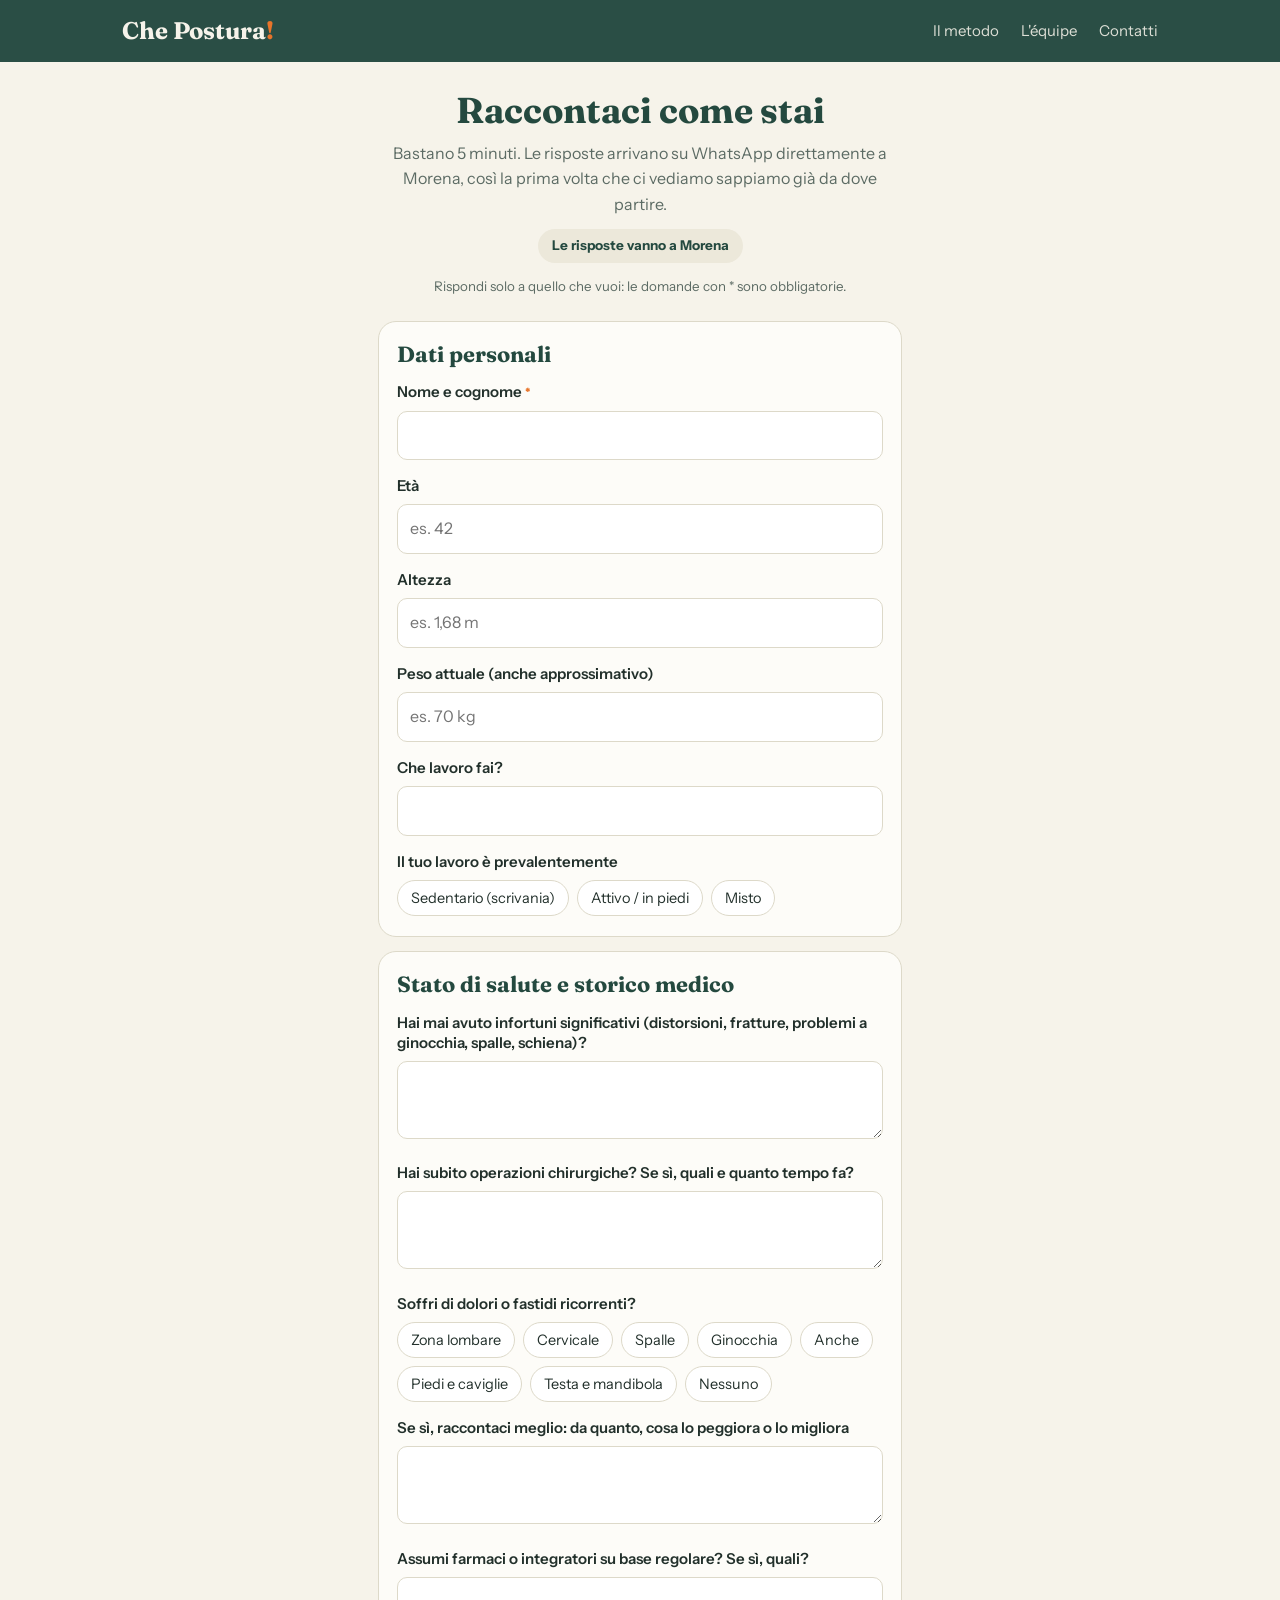
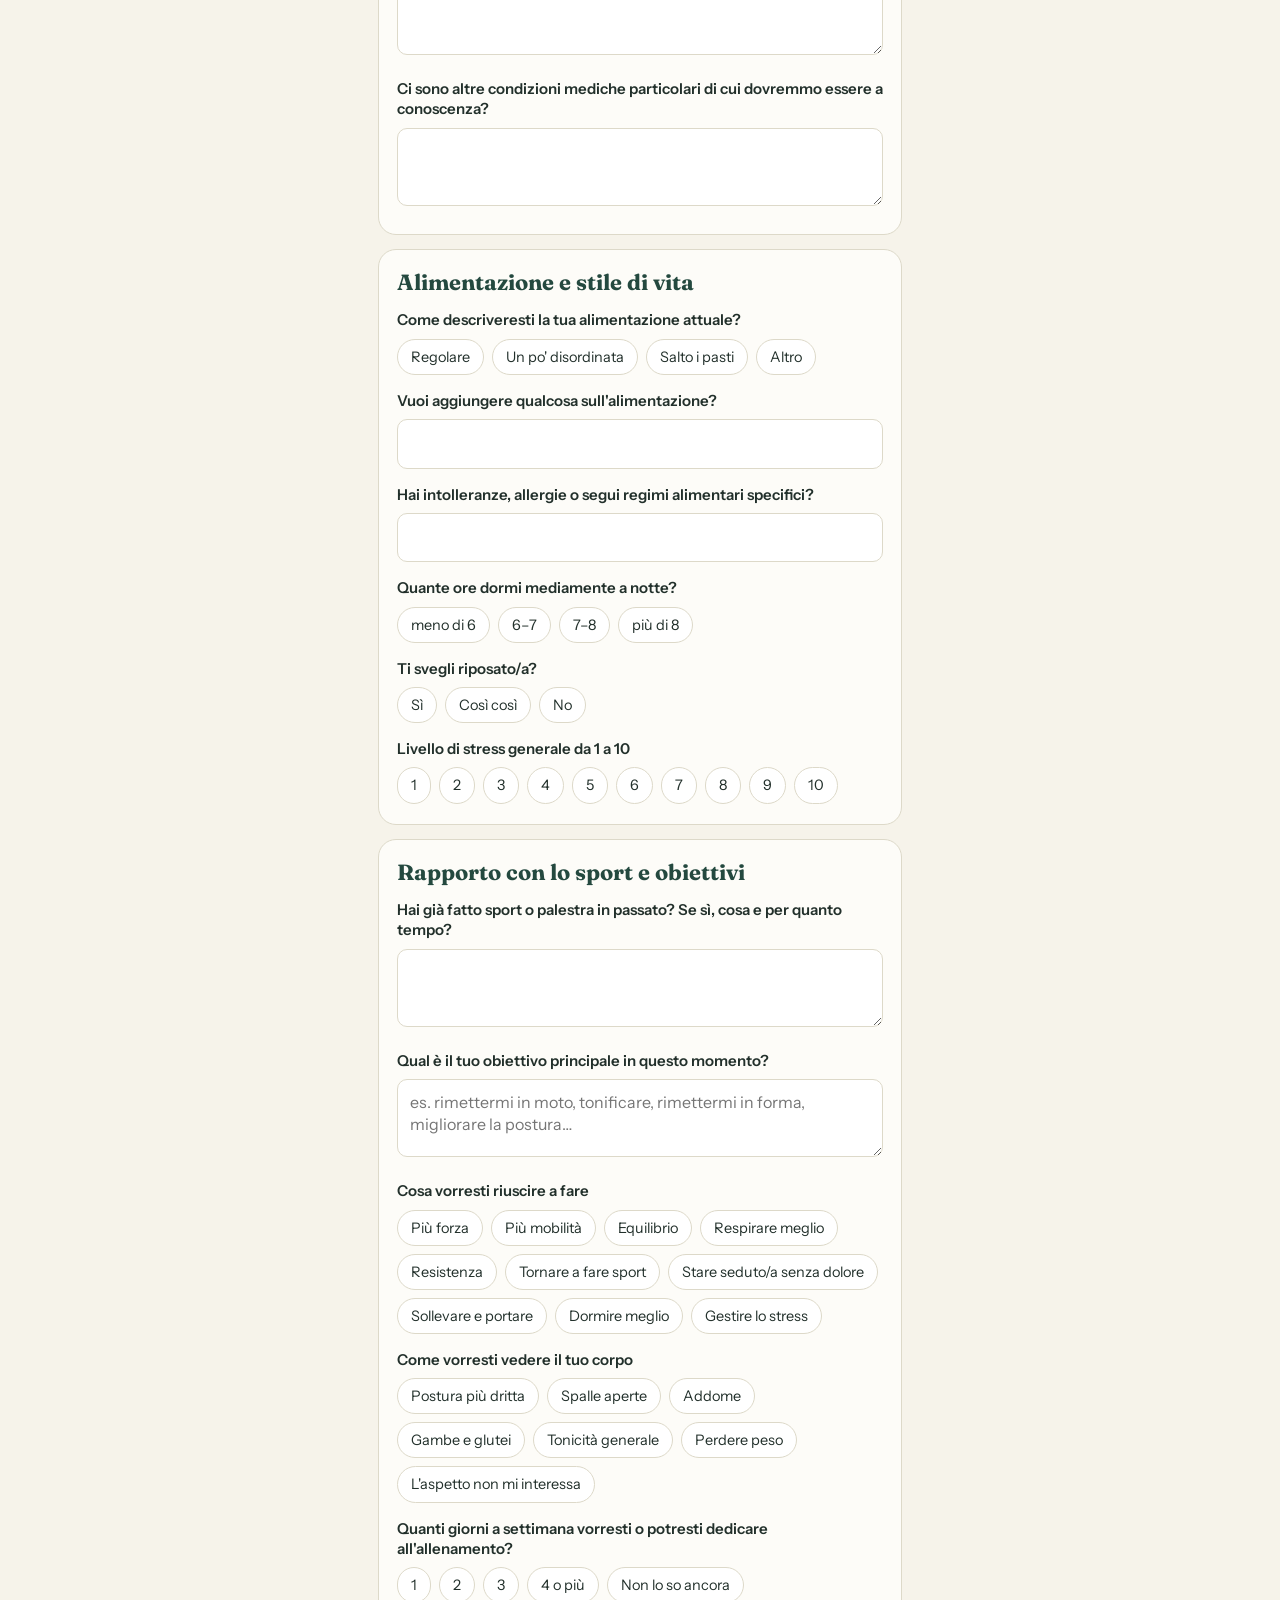
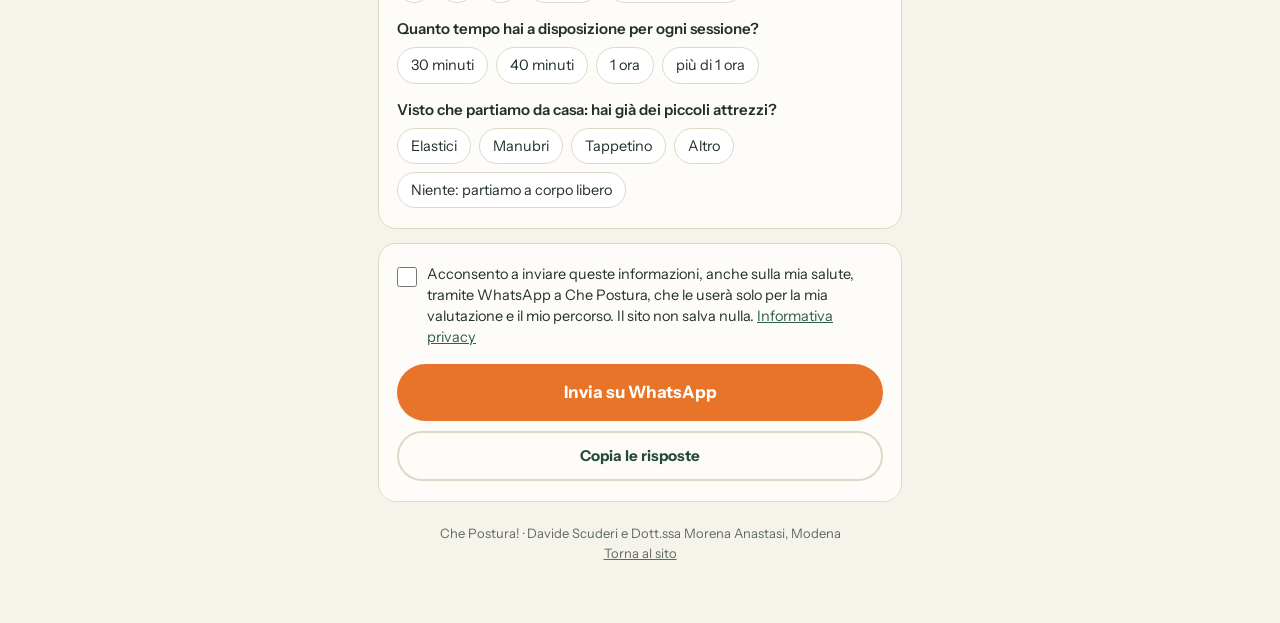
<file: questionario/index.html>
<!DOCTYPE html>
<html lang="it">
<head>
  <meta charset="UTF-8">
  <meta name="viewport" content="width=device-width, initial-scale=1">
  <meta name="robots" content="noindex">
  <meta name="theme-color" content="#24493F">
  <title>Questionario — Che Postura!</title>
  <meta name="description" content="Raccontaci come stai e cosa vorresti ottenere: le risposte arrivano su WhatsApp a chi ti seguirà.">
  <link rel="preconnect" href="https://fonts.googleapis.com">
  <link rel="preconnect" href="https://fonts.gstatic.com" crossorigin>
  <link rel="stylesheet" href="https://fonts.googleapis.com/css2?family=Fraunces:opsz,wght@9..144,600;9..144,700&family=Instrument+Sans:wght@400;600;700&display=swap">
  <link rel="stylesheet" href="../stile.css">
  <style>
    .q-wrap { max-width: 560px; margin: 0 auto; padding: 28px 18px 60px; }
    .q-intro { text-align: center; margin-bottom: 22px; }
    .q-intro h1 { font-size: clamp(28px, 6vw, 36px); }
    .q-intro p { color: var(--tenue); margin-top: 10px; font-size: 16px; }
    .q-intro .a { display: inline-block; margin-top: 12px; background: var(--sabbia); color: var(--verde-scuro); font-size: 13.5px; font-weight: 700; padding: 6px 14px; border-radius: 40px; }
    .q-sez { background: var(--carta); border: 1px solid var(--linea); border-radius: 18px; padding: 20px 18px; margin-bottom: 14px; }
    .q-sez h2 { font-size: 22px; margin: 0; }
    .q-sez .q-sotto { font-size: 15px; color: var(--tenue); margin-top: 4px; }
    .q-f { margin-top: 16px; }
    .q-f > label, .q-f > .q-t { display: block; font-size: 15px; font-weight: 600; margin-bottom: 8px; line-height: 1.35; }
    .q-f small { font-weight: 700; color: var(--arancio); }
    .q-f input[type=text], .q-f textarea { width: 100%; font: inherit; font-size: 16px; color: var(--inchiostro); background: #fff; border: 1px solid var(--linea); border-radius: 10px; padding: 11px 12px; }
    .q-f textarea { min-height: 78px; resize: vertical; line-height: 1.4; }
    .q-f input:focus, .q-f textarea:focus { outline: 2px solid var(--verde); outline-offset: 1px; border-color: var(--verde); }
    .q-chips { display: flex; flex-wrap: wrap; gap: 8px; }
    .q-chips label { position: relative; }
    .q-chips input { position: absolute; opacity: 0; width: 1px; height: 1px; }
    .q-chips span { display: inline-block; font-size: 14.5px; padding: 8px 13px; border: 1px solid var(--linea); border-radius: 40px; background: #fff; cursor: pointer; user-select: none; line-height: 1.25; }
    .q-chips input:checked + span { background: var(--verde); border-color: var(--verde); color: #fff; }
    .q-chips input:focus-visible + span { outline: 2px solid var(--arancio); outline-offset: 2px; }
    .q-cons { display: flex; gap: 10px; align-items: flex-start; font-size: 14.5px; line-height: 1.45; }
    .q-cons input { width: 20px; height: 20px; margin-top: 3px; flex: none; accent-color: var(--verde); }
    .q-cons a { color: var(--verde); }
    .q-btn { display: block; width: 100%; font: inherit; font-size: 17px; font-weight: 700; padding: 15px; border: 0; border-radius: 40px; cursor: pointer; background: var(--arancio); color: #fff; }
    .q-btn:hover { background: #D56520; }
    .q-btn.q-sec { background: transparent; color: var(--verde-scuro); border: 2px solid var(--linea); margin-top: 10px; font-size: 15px; padding: 11px; }
    .q-err { display: none; color: var(--rosso); font-size: 14.5px; margin-top: 12px; text-align: center; }
    .q-err.on { display: block; }
    .q-ok { display: none; background: var(--sabbia); color: var(--verde-scuro); padding: 12px; border-radius: 10px; font-size: 14.5px; margin-top: 10px; }
    .q-ok.on { display: block; }
    .q-foot { text-align: center; font-size: 13px; color: var(--tenue); margin-top: 22px; line-height: 1.5; }
    .q-load { text-align: center; color: var(--tenue); padding: 30px 0; }
  </style>
</head>
<body>

<header class="testata">
  <div class="contenitore">
    <a class="marchio" href="../">Che Postura<span>!</span></a>
    <nav>
      <a href="../#metodo">Il metodo</a>
      <a href="../#equipe">L'équipe</a>
      <a href="../#contatti">Contatti</a>
    </nav>
  </div>
</header>

<main class="q-wrap">
  <div class="q-intro">
    <h1 id="qTitolo">Raccontaci come stai</h1>
    <p id="qIntro"></p>
    <span class="a" id="qA" hidden></span>
    <p id="qNota" hidden><small>Rispondi solo a quello che vuoi: le domande con * sono obbligatorie.</small></p>
  </div>

  <form id="q" novalidate>
    <div id="qSezioni"><div class="q-load">Carico le domande…</div></div>

    <div class="q-sez" id="qInvio" hidden>
      <label class="q-cons"><input type="checkbox" id="consenso">
        <span>Acconsento a inviare queste informazioni, anche sulla mia salute, tramite WhatsApp a Che Postura, che le userà solo per la mia valutazione e il mio percorso. Il sito non salva nulla. <a href="../privacy.html" target="_blank" rel="noopener">Informativa privacy</a></span>
      </label>
      <div class="q-err" id="qErr"></div>
      <div class="q-f"><button class="q-btn" type="submit">Invia su WhatsApp</button></div>
      <button class="q-btn q-sec" type="button" id="qCopia">Copia le risposte</button>
      <div class="q-ok" id="qOk">Risposte copiate: puoi incollarle in un messaggio o in una mail.</div>
      <div class="q-ok" id="qDopo">Il messaggio è pronto in WhatsApp: premi invia. Se hai referti, radiografie o risonanze, mandali come foto nella stessa chat.</div>
    </div>
  </form>

  <div class="q-foot">Che Postura! · Davide Scuderi e Dott.ssa Morena Anastasi, Modena<br><a href="../">Torna al sito</a></div>
</main>

<script>
(function () {
  var form = document.getElementById('q'), box = document.getElementById('qSezioni');
  var err = document.getElementById('qErr'), ok = document.getElementById('qOk');
  var CFG = { titolo: '', intro: '', dest: [] }, SEZ = [], who = null;

  // ---- lettura di domande.txt ----
  function parse(txt) {
    var cur = null, n = 0;
    txt.split(/\r?\n/).forEach(function (raw) {
      var line = raw.trim();
      if (!line || line.charAt(0) === '#') return;
      var m;
      if ((m = line.match(/^(titolo|intro|destinatario)\s*=\s*(.+)$/i))) {
        var k = m[1].toLowerCase(), v = m[2].trim();
        if (k === 'destinatario') { var d = v.split('|'); if (d.length === 2) CFG.dest.push({ name: d[0].trim(), phone: d[1].replace(/\D/g, '') }); }
        else CFG[k] = v;
        return;
      }
      if (line.indexOf('==') === 0) { cur = { titolo: line.slice(2).trim(), sotto: '', dom: [] }; SEZ.push(cur); return; }
      if (line.charAt(0) === '>') { if (cur) cur.sotto = line.slice(1).trim(); return; }
      var p = line.split('|').map(function (s) { return s.trim(); });
      if (p.length < 2) return;
      var tipo = p[1].toLowerCase().replace(/\s+/g, ' ');
      var T = { 'testo': 'testo', 'testo lungo': 'lungo', 'una scelta': 'una', 'più scelte': 'piu', 'piu scelte': 'piu' }[tipo];
      if (!T) return;
      var q = { id: 'd' + (++n), testo: p[0].replace(/\*\s*$/, '').trim(), obbl: /\*\s*$/.test(p[0]), tipo: T, det: p[2] || '' };
      if (T === 'una' || T === 'piu') { q.opz = q.det.split(',').map(function (s) { return s.trim(); }).filter(Boolean); if (!q.opz.length) return; }
      if (!cur) { cur = { titolo: '', sotto: '', dom: [] }; SEZ.push(cur); }
      cur.dom.push(q);
    });
  }

  function esc(s) { return String(s).replace(/[&<>"']/g, function (c) { return { '&': '&amp;', '<': '&lt;', '>': '&gt;', '"': '&quot;', "'": '&#39;' }[c]; }); }

  // ---- costruzione della pagina ----
  function render() {
    var want = (new URLSearchParams(location.search).get('a') || '').toLowerCase();
    who = CFG.dest.filter(function (d) { return d.name.toLowerCase() === want; })[0] || CFG.dest[0];
    if (CFG.titolo) document.getElementById('qTitolo').textContent = CFG.titolo;
    if (CFG.intro) document.getElementById('qIntro').textContent = CFG.intro.replace(/\{nome\}/g, who ? who.name : 'chi ti seguirà');
    if (who) { var a = document.getElementById('qA'); a.textContent = 'Le risposte vanno a ' + who.name; a.hidden = false; }

    var h = '';
    SEZ.forEach(function (s) {
      h += '<section class="q-sez">';
      if (s.titolo) h += '<h2>' + esc(s.titolo) + '</h2>';
      if (s.sotto) h += '<p class="q-sotto">' + esc(s.sotto) + '</p>';
      s.dom.forEach(function (q) {
        var lab = esc(q.testo) + (q.obbl ? ' <small>*</small>' : '');
        h += '<div class="q-f">';
        if (q.tipo === 'testo') h += '<label for="' + q.id + '">' + lab + '</label><input type="text" id="' + q.id + '" name="' + q.id + '" placeholder="' + esc(q.det) + '">';
        else if (q.tipo === 'lungo') h += '<label for="' + q.id + '">' + lab + '</label><textarea id="' + q.id + '" name="' + q.id + '" placeholder="' + esc(q.det) + '"></textarea>';
        else {
          h += '<div class="q-t">' + lab + '</div><div class="q-chips">';
          q.opz.forEach(function (o) { h += '<label><input type="' + (q.tipo === 'una' ? 'radio' : 'checkbox') + '" name="' + q.id + '" value="' + esc(o) + '"><span>' + esc(o) + '</span></label>'; });
          h += '</div>';
        }
        h += '</div>';
      });
      h += '</section>';
    });
    box.innerHTML = h;
    document.getElementById('qNota').hidden = !SEZ.some(function (s) { return s.dom.some(function (q) { return q.obbl; }); });
    document.getElementById('qInvio').hidden = false;
  }

  // ---- risposte e messaggio ----
  function value(q) {
    var els = form.querySelectorAll('[name="' + q.id + '"]');
    if (q.tipo === 'una' || q.tipo === 'piu') return Array.prototype.filter.call(els, function (e) { return e.checked; }).map(function (e) { return e.value; }).join(', ');
    return els[0] ? els[0].value.trim() : '';
  }
  function build() {
    var L = ['Questionario Che Postura · ' + new Date().toLocaleDateString('it-IT')];
    SEZ.forEach(function (s) {
      var first = true;
      s.dom.forEach(function (q) {
        var v = value(q); if (!v) return;
        if (first) { L.push('', s.titolo ? '— ' + s.titolo + ' —' : ''); first = false; }
        L.push(q.testo.replace(/[?:]\s*$/, '') + ': ' + v);
      });
    });
    return L.join('\n');
  }
  function check() {
    err.classList.remove('on');
    for (var i = 0; i < SEZ.length; i++) for (var j = 0; j < SEZ[i].dom.length; j++) {
      var q = SEZ[i].dom[j];
      if (q.obbl && !value(q)) { err.textContent = 'Manca una risposta obbligatoria: ' + q.testo; err.classList.add('on'); var el = form.querySelector('[name="' + q.id + '"]'); if (el && el.focus) el.focus(); return false; }
    }
    if (!document.getElementById('consenso').checked) { err.textContent = 'Serve il consenso per inviare le risposte.'; err.classList.add('on'); return false; }
    if (!who) { err.textContent = 'Manca il destinatario: controlla domande.txt.'; err.classList.add('on'); return false; }
    return true;
  }

  form.addEventListener('submit', function (e) {
    e.preventDefault(); if (!check()) return;
    window.open('https://wa.me/' + who.phone + '?text=' + encodeURIComponent(build()), '_blank');
    document.getElementById('qDopo').classList.add('on');
  });
  document.getElementById('qCopia').addEventListener('click', function () {
    if (!check()) return;
    var t = build();
    (navigator.clipboard ? navigator.clipboard.writeText(t) : Promise.reject()).catch(function () { window.prompt('Copia il testo:', t); })
      .then(function () { ok.classList.add('on'); });
  });

  fetch('domande.txt', { cache: 'no-cache' }).then(function (r) { if (!r.ok) throw new Error(r.status); return r.text(); })
    .then(function (t) { parse(t); if (!SEZ.length) throw new Error('vuoto'); render(); })
    .catch(function () { box.innerHTML = '<div class="q-load">Non riesco a caricare le domande. Riprova tra poco, oppure scrivici su WhatsApp.</div>'; });
})();
</script>
</body>
</html>
</file>
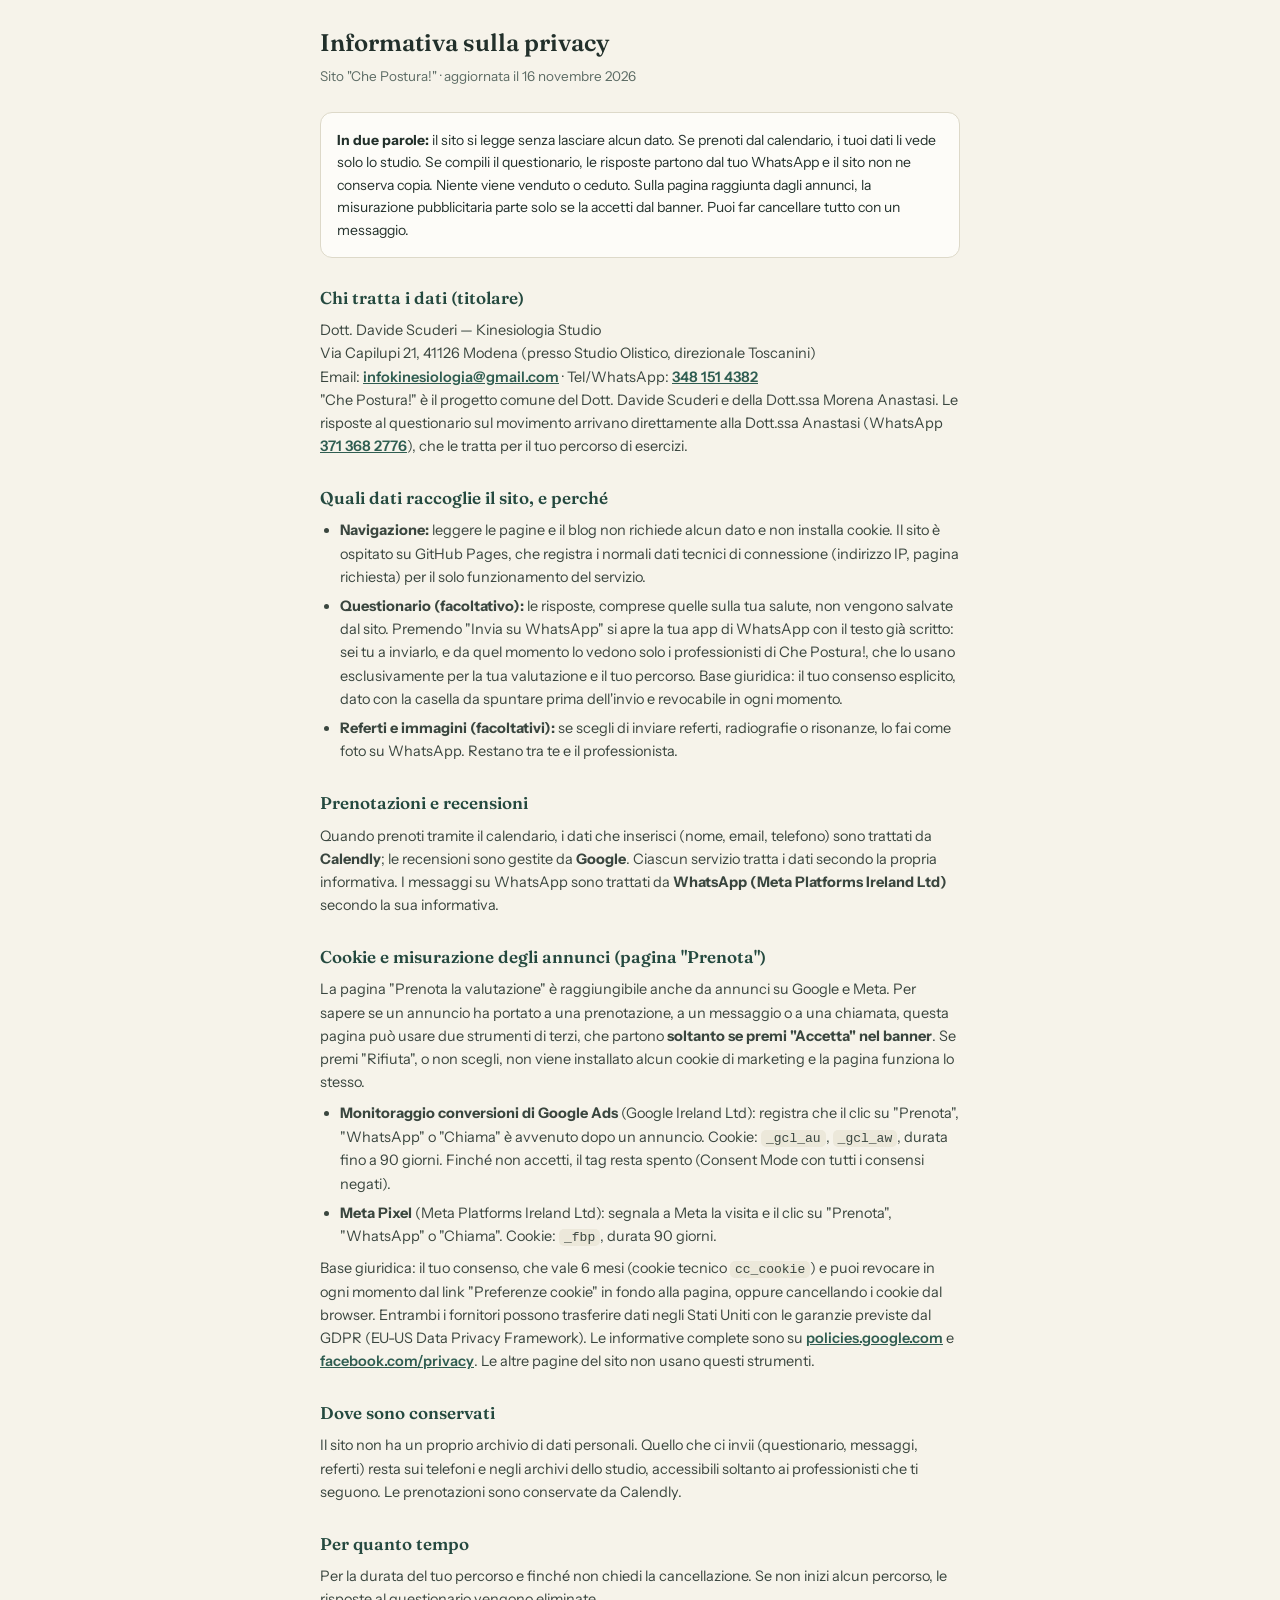
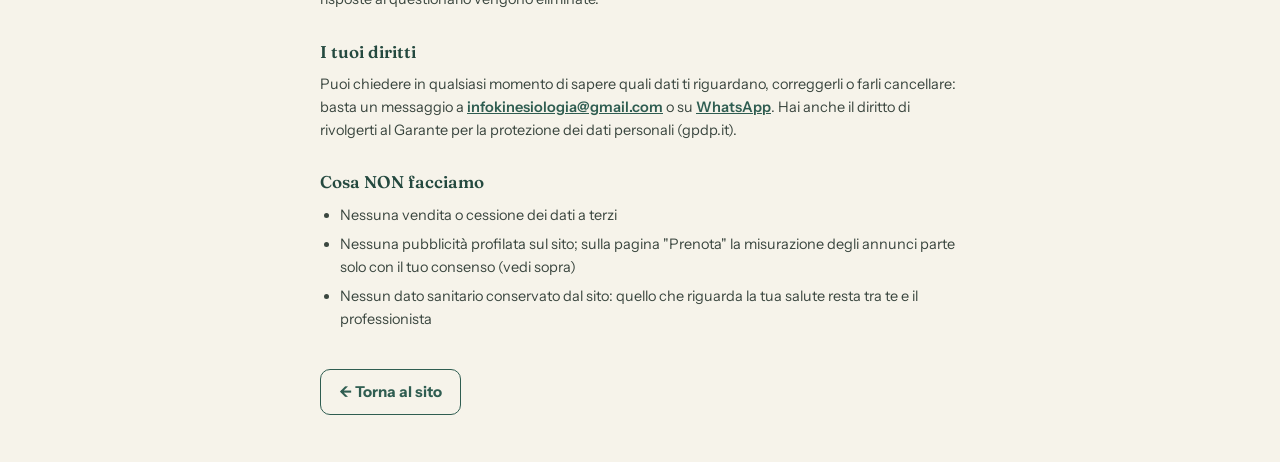
<file: privacy.html>
<!DOCTYPE html>
<html lang="it">
<head>
  <meta charset="UTF-8">
  <meta name="viewport" content="width=device-width, initial-scale=1.0">
  <meta name="robots" content="noindex">
  <title>Informativa Privacy — Che Postura!</title>
  <link rel="preconnect" href="https://fonts.googleapis.com">
  <link rel="preconnect" href="https://fonts.gstatic.com" crossorigin>
  <link rel="stylesheet" href="https://fonts.googleapis.com/css2?family=Fraunces:opsz,wght@9..144,600;9..144,700&family=Instrument+Sans:wght@400;600;700&display=swap">
  <style>
    * { margin: 0; padding: 0; box-sizing: border-box; }
    body {
      font-family: 'Instrument Sans', -apple-system, sans-serif;
      background: #F6F3EA; color: #22302B;
      padding: 24px 16px 48px; font-size: 15px; line-height: 1.6;
    }
    .wrap { max-width: 640px; margin: 0 auto; }
    h1 { font-family: 'Fraunces', Georgia, serif; font-size: 24px; font-weight: 600; margin-bottom: 4px; }
    .sub { color: #5C6B64; font-size: 13.5px; margin-bottom: 24px; }
    h2 { font-family: 'Fraunces', Georgia, serif; font-size: 17px; font-weight: 600; margin: 26px 0 8px; color: #24493F; }
    p, li { color: #3A463F; font-size: 14.5px; }
    ul { padding-left: 20px; margin: 8px 0; }
    li { margin-bottom: 6px; }
    a { color: #2F5D51; font-weight: 600; }
    code { font-family: ui-monospace, Menlo, Consolas, monospace; font-size: 13px;
      background: #ECE8DA; padding: 1px 5px; border-radius: 5px; }
    .box {
      background: #FDFCF8; border: 1px solid #DDD9C9; border-radius: 12px;
      padding: 16px; margin: 16px 0; font-size: 14px;
    }
    .back {
      display: inline-block; margin-top: 30px;
      font-weight: 700; color: #2F5D51; text-decoration: none;
      border: 1.5px solid #2F5D51; border-radius: 10px; padding: 10px 18px;
    }
  </style>
</head>
<body>
  <div class="wrap">
    <h1>Informativa sulla privacy</h1>
    <p class="sub">Sito "Che Postura!" · aggiornata il 16 novembre 2026</p>

    <div class="box">
      <strong>In due parole:</strong> il sito si legge senza lasciare alcun dato. Se prenoti dal
      calendario, i tuoi dati li vede solo lo studio. Se compili il questionario, le risposte partono
      dal tuo WhatsApp e il sito non ne conserva copia. Niente viene venduto o ceduto. Sulla pagina
      raggiunta dagli annunci, la misurazione pubblicitaria parte solo se la accetti dal banner.
      Puoi far cancellare tutto con un messaggio.
    </div>

    <h2>Chi tratta i dati (titolare)</h2>
    <p>
      Dott. Davide Scuderi — Kinesiologia Studio<br>
      Via Capilupi 21, 41126 Modena (presso Studio Olistico, direzionale Toscanini)<br>
      Email: <a href="mailto:infokinesiologia@gmail.com">infokinesiologia@gmail.com</a> ·
      Tel/WhatsApp: <a href="tel:+393481514382">348 151 4382</a>
    </p>
    <p>
      "Che Postura!" è il progetto comune del Dott. Davide Scuderi e della Dott.ssa Morena Anastasi.
      Le risposte al questionario sul movimento arrivano direttamente alla Dott.ssa Anastasi
      (WhatsApp <a href="tel:+393713682776">371 368 2776</a>), che le tratta per il tuo percorso di esercizi.
    </p>

    <h2>Quali dati raccoglie il sito, e perché</h2>
    <ul>
      <li><strong>Navigazione:</strong> leggere le pagine e il blog non richiede alcun dato e non installa
        cookie. Il sito è ospitato su GitHub Pages, che registra i normali dati tecnici di connessione
        (indirizzo IP, pagina richiesta) per il solo funzionamento del servizio.</li>
      <li><strong>Questionario (facoltativo):</strong> le risposte, comprese quelle sulla tua salute, non
        vengono salvate dal sito. Premendo "Invia su WhatsApp" si apre la tua app di WhatsApp con il testo
        già scritto: sei tu a inviarlo, e da quel momento lo vedono solo i professionisti di Che Postura!,
        che lo usano esclusivamente per la tua valutazione e il tuo percorso. Base giuridica: il tuo
        consenso esplicito, dato con la casella da spuntare prima dell'invio e revocabile in ogni momento.</li>
      <li><strong>Referti e immagini (facoltativi):</strong> se scegli di inviare referti, radiografie o
        risonanze, lo fai come foto su WhatsApp. Restano tra te e il professionista.</li>
    </ul>

    <h2>Prenotazioni e recensioni</h2>
    <p>
      Quando prenoti tramite il calendario, i dati che inserisci (nome, email, telefono) sono trattati da
      <strong>Calendly</strong>; le recensioni sono gestite da <strong>Google</strong>. Ciascun servizio
      tratta i dati secondo la propria informativa. I messaggi su WhatsApp sono trattati da
      <strong>WhatsApp (Meta Platforms Ireland Ltd)</strong> secondo la sua informativa.
    </p>

    <h2 id="cookie">Cookie e misurazione degli annunci (pagina "Prenota")</h2>
    <p>
      La pagina "Prenota la valutazione" è raggiungibile anche da annunci su Google e Meta. Per sapere se
      un annuncio ha portato a una prenotazione, a un messaggio o a una chiamata, questa pagina può usare
      due strumenti di terzi, che partono <strong>soltanto se premi "Accetta" nel banner</strong>.
      Se premi "Rifiuta", o non scegli, non viene installato alcun cookie di marketing e la pagina
      funziona lo stesso.
    </p>
    <ul>
      <li><strong>Monitoraggio conversioni di Google Ads</strong> (Google Ireland Ltd): registra che il
        clic su "Prenota", "WhatsApp" o "Chiama" è avvenuto dopo un annuncio. Cookie: <code>_gcl_au</code>,
        <code>_gcl_aw</code>, durata fino a 90 giorni. Finché non accetti, il tag resta spento
        (Consent Mode con tutti i consensi negati).</li>
      <li><strong>Meta Pixel</strong> (Meta Platforms Ireland Ltd): segnala a Meta la visita e il clic
        su "Prenota", "WhatsApp" o "Chiama". Cookie: <code>_fbp</code>, durata 90 giorni.</li>
    </ul>
    <p>
      Base giuridica: il tuo consenso, che vale 6 mesi (cookie tecnico <code>cc_cookie</code>) e puoi
      revocare in ogni momento dal link "Preferenze cookie" in fondo alla pagina, oppure cancellando
      i cookie dal browser. Entrambi i fornitori possono trasferire dati negli Stati Uniti con le
      garanzie previste dal GDPR (EU-US Data Privacy Framework). Le informative complete sono su
      <a href="https://policies.google.com/privacy">policies.google.com</a> e
      <a href="https://www.facebook.com/privacy/policy">facebook.com/privacy</a>.
      Le altre pagine del sito non usano questi strumenti.
    </p>

    <h2>Dove sono conservati</h2>
    <p>
      Il sito non ha un proprio archivio di dati personali. Quello che ci invii (questionario, messaggi,
      referti) resta sui telefoni e negli archivi dello studio, accessibili soltanto ai professionisti
      che ti seguono. Le prenotazioni sono conservate da Calendly.
    </p>

    <h2>Per quanto tempo</h2>
    <p>
      Per la durata del tuo percorso e finché non chiedi la cancellazione. Se non inizi alcun percorso,
      le risposte al questionario vengono eliminate.
    </p>

    <h2>I tuoi diritti</h2>
    <p>
      Puoi chiedere in qualsiasi momento di sapere quali dati ti riguardano, correggerli o farli
      cancellare: basta un messaggio a
      <a href="mailto:infokinesiologia@gmail.com">infokinesiologia@gmail.com</a> o su
      <a href="https://wa.me/393481514382">WhatsApp</a>. Hai anche il diritto di rivolgerti al
      Garante per la protezione dei dati personali (gpdp.it).
    </p>

    <h2>Cosa NON facciamo</h2>
    <ul>
      <li>Nessuna vendita o cessione dei dati a terzi</li>
      <li>Nessuna pubblicità profilata sul sito; sulla pagina "Prenota" la misurazione degli annunci
        parte solo con il tuo consenso (vedi sopra)</li>
      <li>Nessun dato sanitario conservato dal sito: quello che riguarda la tua salute resta tra te e il professionista</li>
    </ul>

    <a class="back" href="./">← Torna al sito</a>
  </div>
</body>
</html>
</file>
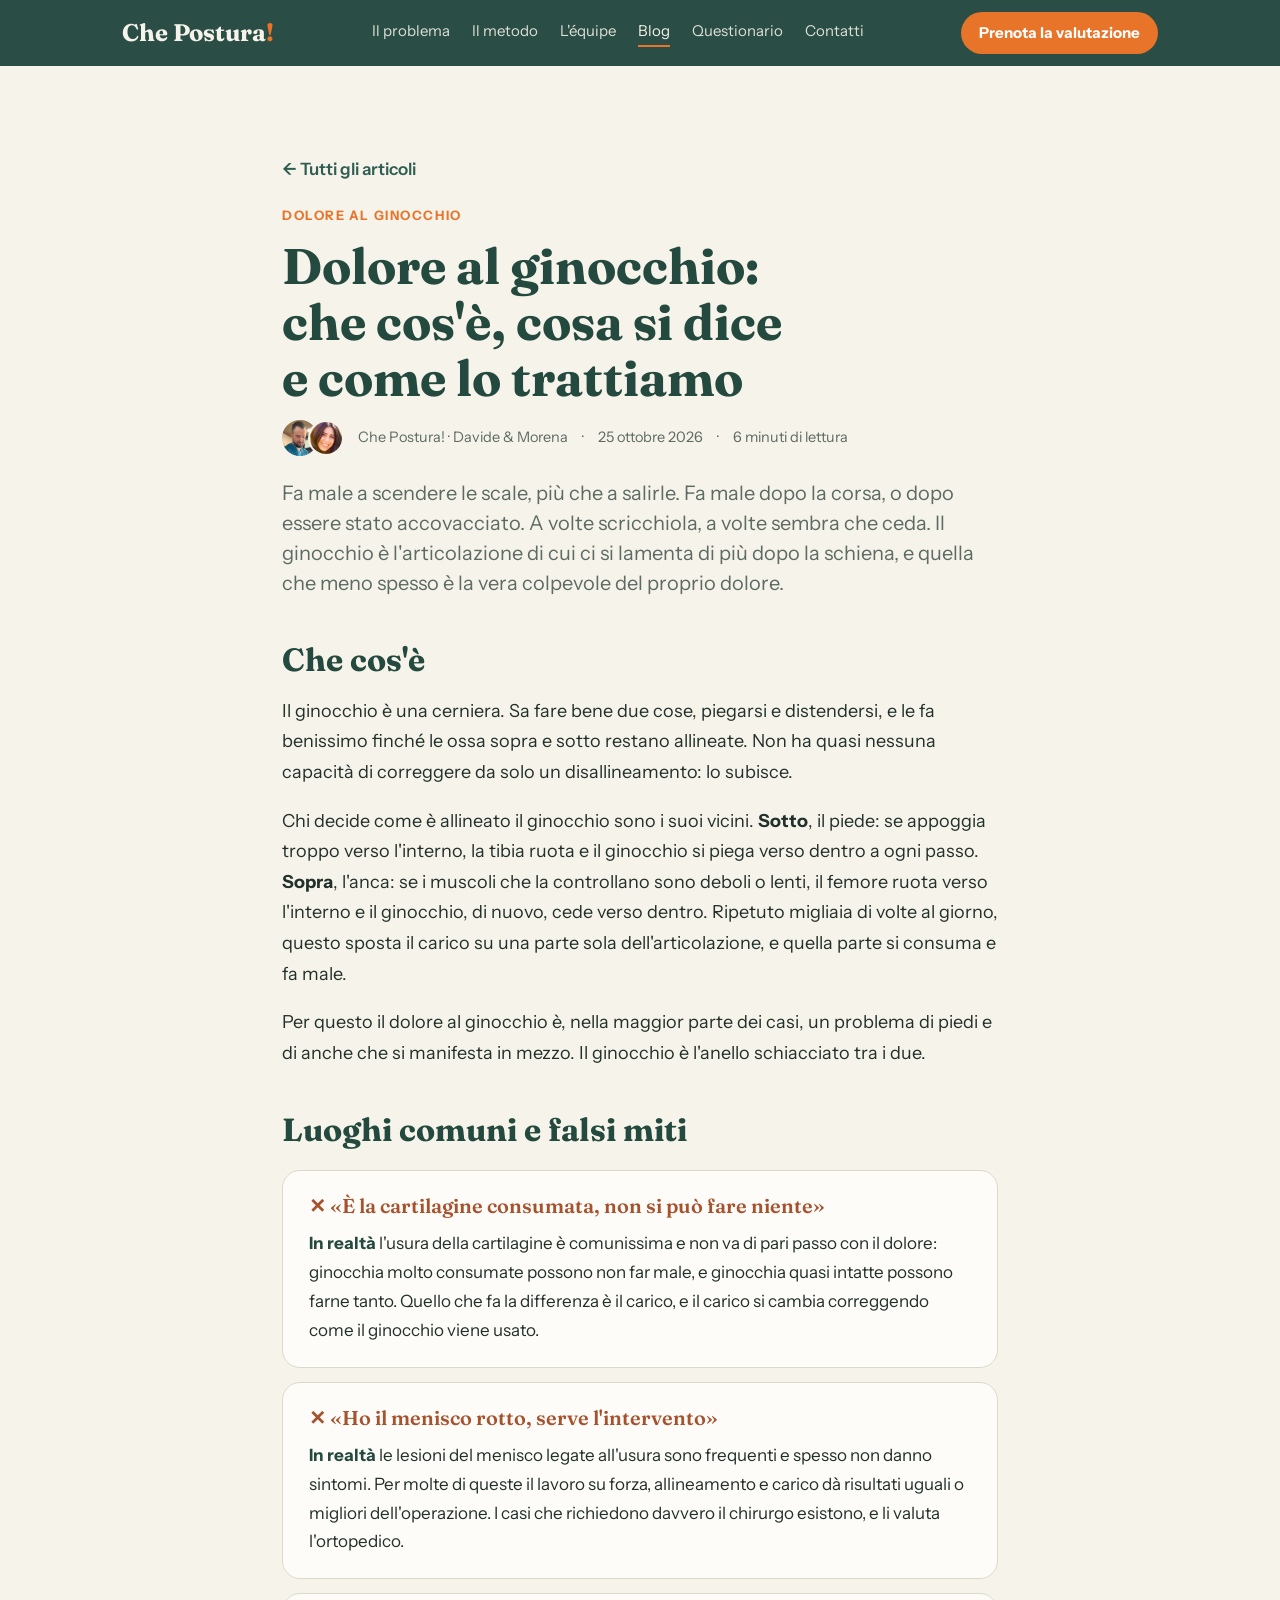
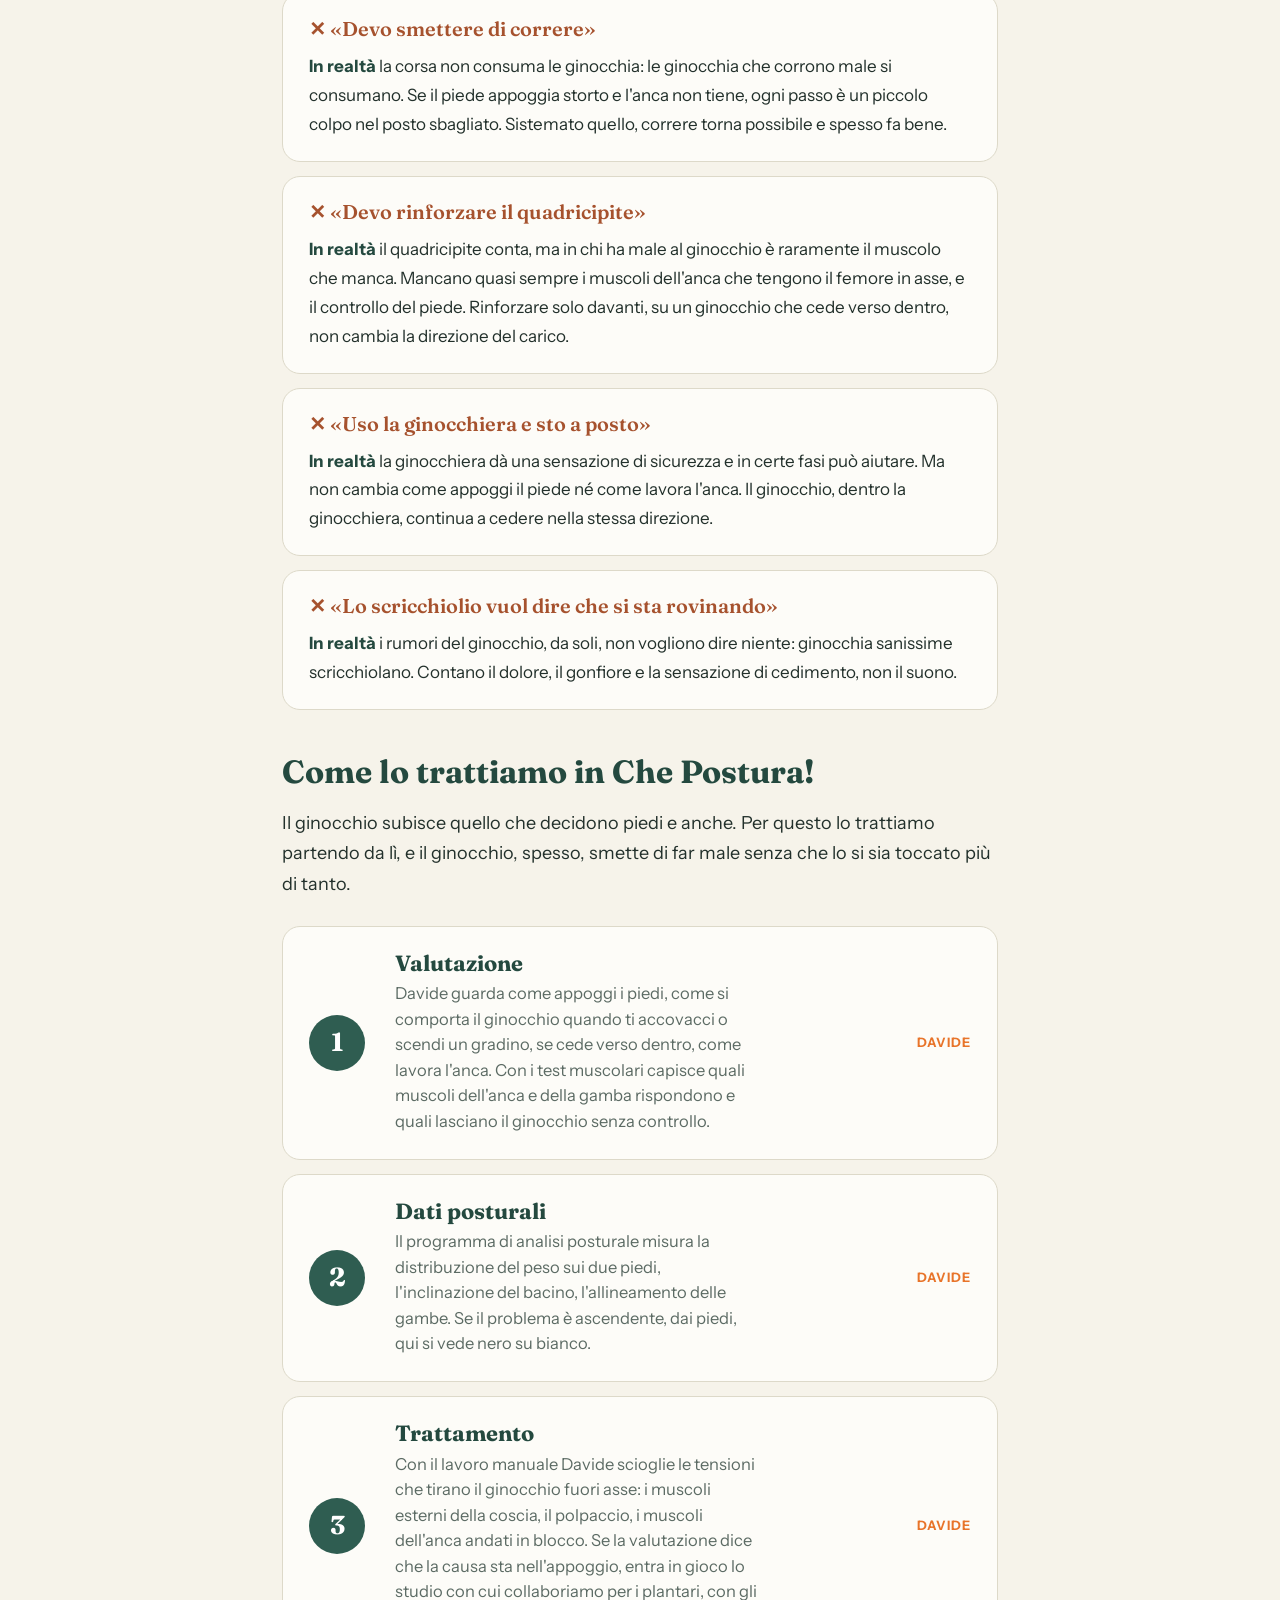
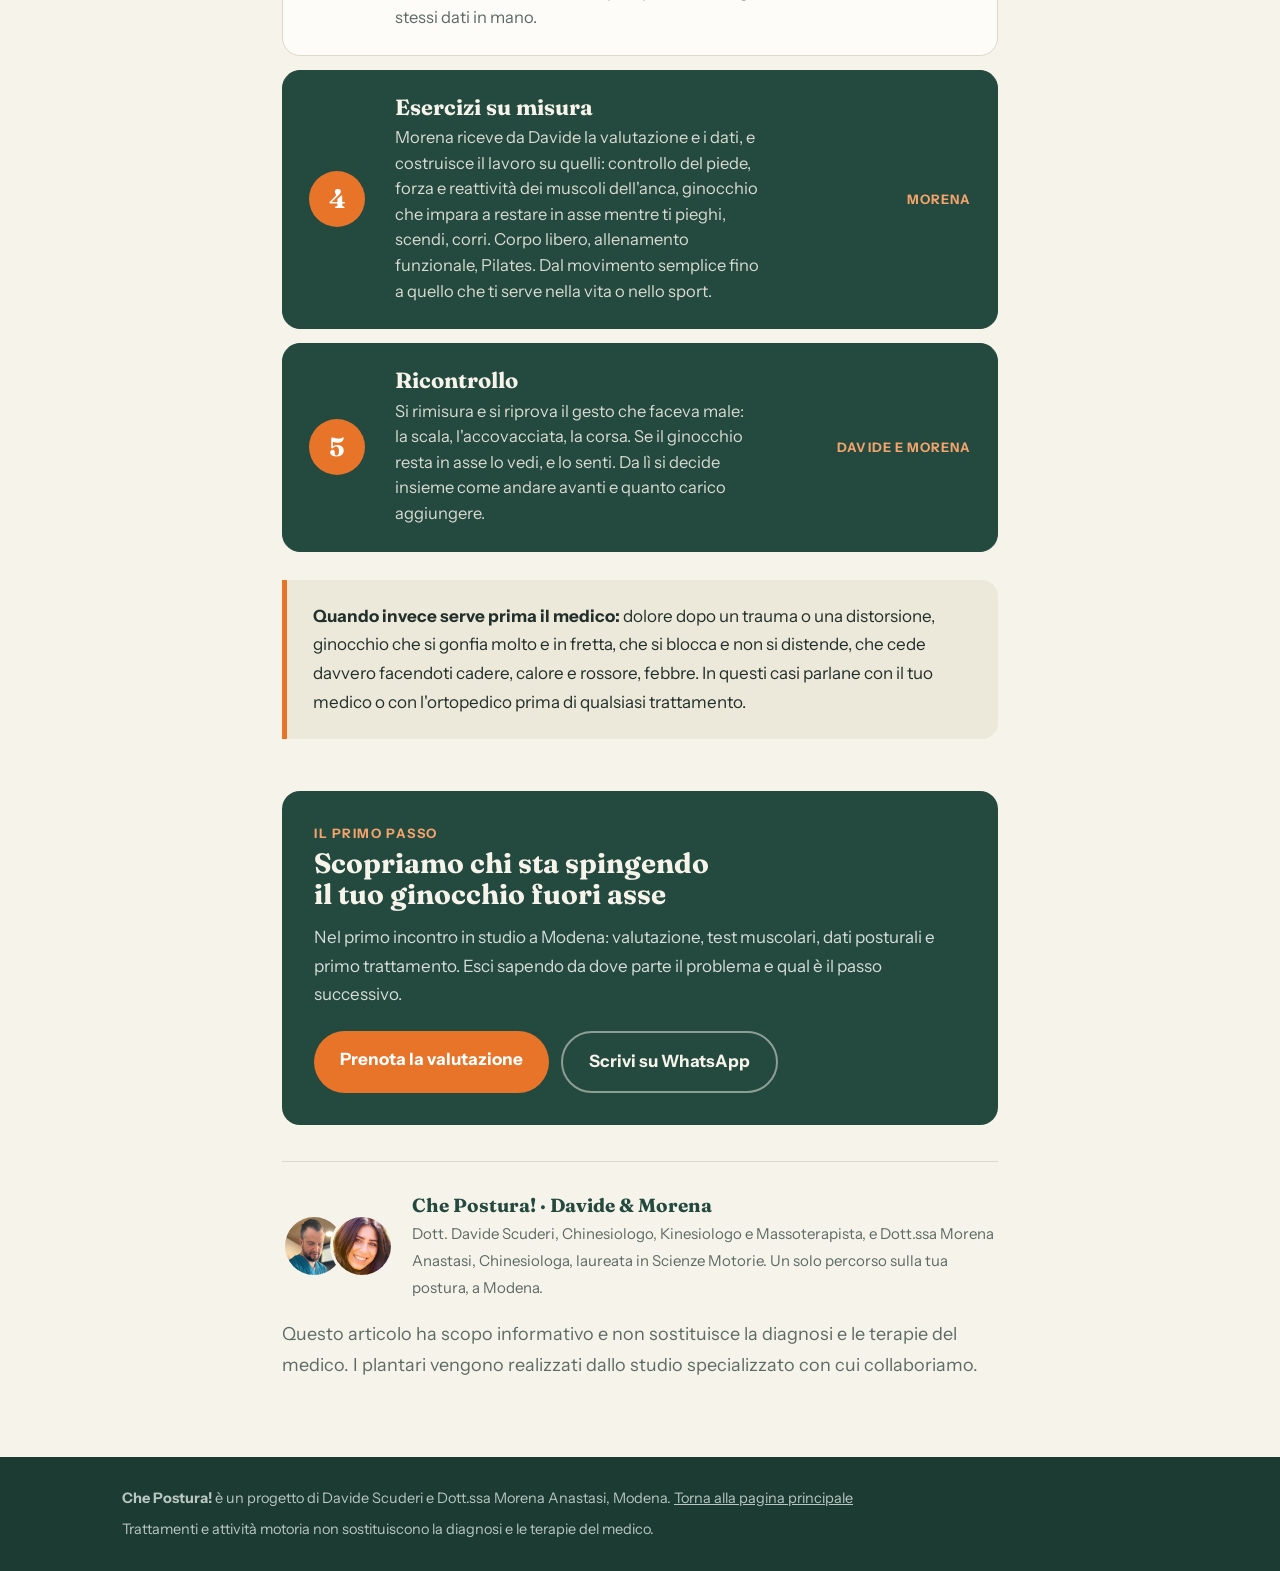
<file: blog/dolore-al-ginocchio.html>
<!DOCTYPE html>
<html lang="it">
<head>
  <meta charset="UTF-8">
  <meta name="viewport" content="width=device-width, initial-scale=1">
  <title>Dolore al ginocchio: che cos'è, falsi miti e come lo trattiamo — Blog Che Postura!</title>
  <meta name="description" content="Ginocchio che fa male a scendere le scale o dopo la corsa: che cos'è davvero, i falsi miti su cartilagine, menisco e «non correre più», e come lo trattiamo in Che Postura! partendo da piedi e anche.">
  <link rel="canonical" href="https://davidemcb.github.io/che-postura/blog/dolore-al-ginocchio.html">
  <link rel="preconnect" href="https://fonts.googleapis.com">
  <link rel="preconnect" href="https://fonts.gstatic.com" crossorigin>
  <link rel="stylesheet" href="https://fonts.googleapis.com/css2?family=Fraunces:opsz,wght@9..144,600;9..144,700&family=Instrument+Sans:wght@400;600;700&display=swap">
  <link rel="stylesheet" href="../stile.css">
</head>
<body>

<header class="testata">
  <div class="contenitore">
    <a class="marchio" href="../">Che Postura<span>!</span></a>
    <nav>
      <a href="../#problema">Il problema</a>
      <a href="../#metodo">Il metodo</a>
      <a href="../#equipe">L'équipe</a>
      <a class="attivo" href="./">Blog</a>
      <a href="../questionario/">Questionario</a>
      <a href="../#contatti">Contatti</a>
    </nav>
    <a class="bottone" href="https://calendly.com/infokinesiologia/consulenza" target="_blank" rel="noopener">Prenota la valutazione</a>
  </div>
</header>

<main>
  <article class="articolo">
    <div class="contenitore">
      <a class="torna" href="./">← Tutti gli articoli</a>
      <div class="occhiello" style="margin-top:22px">Dolore al ginocchio</div>
      <h1>Dolore al ginocchio: che cos'è, cosa si dice e come lo trattiamo</h1>
      <div class="meta">
        <span class="foto"><img src="../img/davide.jpg" alt=""><img src="../img/morena.jpg" alt=""></span>
        <span>Che Postura! · Davide &amp; Morena</span> · <span>25 ottobre 2026</span> · <span>6 minuti di lettura</span>
      </div>
      <p class="apri">Fa male a scendere le scale, più che a salirle. Fa male dopo la corsa, o dopo essere stato accovacciato. A volte scricchiola, a volte sembra che ceda. Il ginocchio è l'articolazione di cui ci si lamenta di più dopo la schiena, e quella che meno spesso è la vera colpevole del proprio dolore.</p>

      <div class="corpo">
        <h2>Che cos'è</h2>
        <p>Il ginocchio è una cerniera. Sa fare bene due cose, piegarsi e distendersi, e le fa benissimo finché le ossa sopra e sotto restano allineate. Non ha quasi nessuna capacità di correggere da solo un disallineamento: lo subisce.</p>
        <p>Chi decide come è allineato il ginocchio sono i suoi vicini. <b>Sotto</b>, il piede: se appoggia troppo verso l'interno, la tibia ruota e il ginocchio si piega verso dentro a ogni passo. <b>Sopra</b>, l'anca: se i muscoli che la controllano sono deboli o lenti, il femore ruota verso l'interno e il ginocchio, di nuovo, cede verso dentro. Ripetuto migliaia di volte al giorno, questo sposta il carico su una parte sola dell'articolazione, e quella parte si consuma e fa male.</p>
        <p>Per questo il dolore al ginocchio è, nella maggior parte dei casi, un problema di piedi e di anche che si manifesta in mezzo. Il ginocchio è l'anello schiacciato tra i due.</p>

        <h2>Luoghi comuni e falsi miti</h2>
        <div class="miti">
          <div class="mito">
            <b class="dice">«È la cartilagine consumata, non si può fare niente»</b>
            <p><b>In realtà</b> l'usura della cartilagine è comunissima e non va di pari passo con il dolore: ginocchia molto consumate possono non far male, e ginocchia quasi intatte possono farne tanto. Quello che fa la differenza è il carico, e il carico si cambia correggendo come il ginocchio viene usato.</p>
          </div>
          <div class="mito">
            <b class="dice">«Ho il menisco rotto, serve l'intervento»</b>
            <p><b>In realtà</b> le lesioni del menisco legate all'usura sono frequenti e spesso non danno sintomi. Per molte di queste il lavoro su forza, allineamento e carico dà risultati uguali o migliori dell'operazione. I casi che richiedono davvero il chirurgo esistono, e li valuta l'ortopedico.</p>
          </div>
          <div class="mito">
            <b class="dice">«Devo smettere di correre»</b>
            <p><b>In realtà</b> la corsa non consuma le ginocchia: le ginocchia che corrono male si consumano. Se il piede appoggia storto e l'anca non tiene, ogni passo è un piccolo colpo nel posto sbagliato. Sistemato quello, correre torna possibile e spesso fa bene.</p>
          </div>
          <div class="mito">
            <b class="dice">«Devo rinforzare il quadricipite»</b>
            <p><b>In realtà</b> il quadricipite conta, ma in chi ha male al ginocchio è raramente il muscolo che manca. Mancano quasi sempre i muscoli dell'anca che tengono il femore in asse, e il controllo del piede. Rinforzare solo davanti, su un ginocchio che cede verso dentro, non cambia la direzione del carico.</p>
          </div>
          <div class="mito">
            <b class="dice">«Uso la ginocchiera e sto a posto»</b>
            <p><b>In realtà</b> la ginocchiera dà una sensazione di sicurezza e in certe fasi può aiutare. Ma non cambia come appoggi il piede né come lavora l'anca. Il ginocchio, dentro la ginocchiera, continua a cedere nella stessa direzione.</p>
          </div>
          <div class="mito">
            <b class="dice">«Lo scricchiolio vuol dire che si sta rovinando»</b>
            <p><b>In realtà</b> i rumori del ginocchio, da soli, non vogliono dire niente: ginocchia sanissime scricchiolano. Contano il dolore, il gonfiore e la sensazione di cedimento, non il suono.</p>
          </div>
        </div>

        <h2>Come lo trattiamo in Che Postura!</h2>
        <p>Il ginocchio subisce quello che decidono piedi e anche. Per questo lo trattiamo partendo da lì, e il ginocchio, spesso, smette di far male senza che lo si sia toccato più di tanto.</p>
        <div class="passi">
          <div class="passo">
            <span class="n">1</span>
            <div><h3>Valutazione</h3><p>Davide guarda come appoggi i piedi, come si comporta il ginocchio quando ti accovacci o scendi un gradino, se cede verso dentro, come lavora l'anca. Con i test muscolari capisce quali muscoli dell'anca e della gamba rispondono e quali lasciano il ginocchio senza controllo.</p></div>
            <span class="chi">Davide</span>
          </div>
          <div class="passo">
            <span class="n">2</span>
            <div><h3>Dati posturali</h3><p>Il programma di analisi posturale misura la distribuzione del peso sui due piedi, l'inclinazione del bacino, l'allineamento delle gambe. Se il problema è ascendente, dai piedi, qui si vede nero su bianco.</p></div>
            <span class="chi">Davide</span>
          </div>
          <div class="passo">
            <span class="n">3</span>
            <div><h3>Trattamento</h3><p>Con il lavoro manuale Davide scioglie le tensioni che tirano il ginocchio fuori asse: i muscoli esterni della coscia, il polpaccio, i muscoli dell'anca andati in blocco. Se la valutazione dice che la causa sta nell'appoggio, entra in gioco lo studio con cui collaboriamo per i plantari, con gli stessi dati in mano.</p></div>
            <span class="chi">Davide</span>
          </div>
          <div class="passo insieme">
            <span class="n">4</span>
            <div><h3>Esercizi su misura</h3><p>Morena riceve da Davide la valutazione e i dati, e costruisce il lavoro su quelli: controllo del piede, forza e reattività dei muscoli dell'anca, ginocchio che impara a restare in asse mentre ti pieghi, scendi, corri. Corpo libero, allenamento funzionale, Pilates. Dal movimento semplice fino a quello che ti serve nella vita o nello sport.</p></div>
            <span class="chi">Morena</span>
          </div>
          <div class="passo insieme">
            <span class="n">5</span>
            <div><h3>Ricontrollo</h3><p>Si rimisura e si riprova il gesto che faceva male: la scala, l'accovacciata, la corsa. Se il ginocchio resta in asse lo vedi, e lo senti. Da lì si decide insieme come andare avanti e quanto carico aggiungere.</p></div>
            <span class="chi">Davide e Morena</span>
          </div>
        </div>

        <div class="nota">
          <p><b>Quando invece serve prima il medico:</b> dolore dopo un trauma o una distorsione, ginocchio che si gonfia molto e in fretta, che si blocca e non si distende, che cede davvero facendoti cadere, calore e rossore, febbre. In questi casi parlane con il tuo medico o con l'ortopedico prima di qualsiasi trattamento.</p>
        </div>

        <div class="chiusura">
          <div class="occhiello" style="color:var(--arancio-chiaro)">Il primo passo</div>
          <h2>Scopriamo chi sta spingendo il tuo ginocchio fuori asse</h2>
          <p>Nel primo incontro in studio a Modena: valutazione, test muscolari, dati posturali e primo trattamento. Esci sapendo da dove parte il problema e qual è il passo successivo.</p>
          <div class="azioni">
            <a class="bottone" href="https://calendly.com/infokinesiologia/consulenza" target="_blank" rel="noopener">Prenota la valutazione</a>
            <a class="bottone chiaro" href="https://wa.me/393481514382" target="_blank" rel="noopener">Scrivi su WhatsApp</a>
          </div>
        </div>

        <div class="autore doppio">
          <div class="foto"><img src="../img/davide.jpg" alt="Davide Scuderi"><img src="../img/morena.jpg" alt="Morena Anastasi"></div>
          <div>
            <b>Che Postura! · Davide &amp; Morena</b>
            <span>Dott. Davide Scuderi, Chinesiologo, Kinesiologo e Massoterapista, e Dott.ssa Morena Anastasi, Chinesiologa, laureata in Scienze Motorie. Un solo percorso sulla tua postura, a Modena.</span>
          </div>
        </div>

        <p class="avviso">Questo articolo ha scopo informativo e non sostituisce la diagnosi e le terapie del medico. I plantari vengono realizzati dallo studio specializzato con cui collaboriamo.</p>
      </div>
    </div>
  </article>
</main>

<footer>
  <div class="contenitore">
    <p><b>Che Postura!</b> è un progetto di Davide Scuderi e Dott.ssa Morena Anastasi, Modena. <a href="../">Torna alla pagina principale</a></p>
    <p>Trattamenti e attività motoria non sostituiscono la diagnosi e le terapie del medico.</p>
  </div>
</footer>

</body>
</html>
</file>
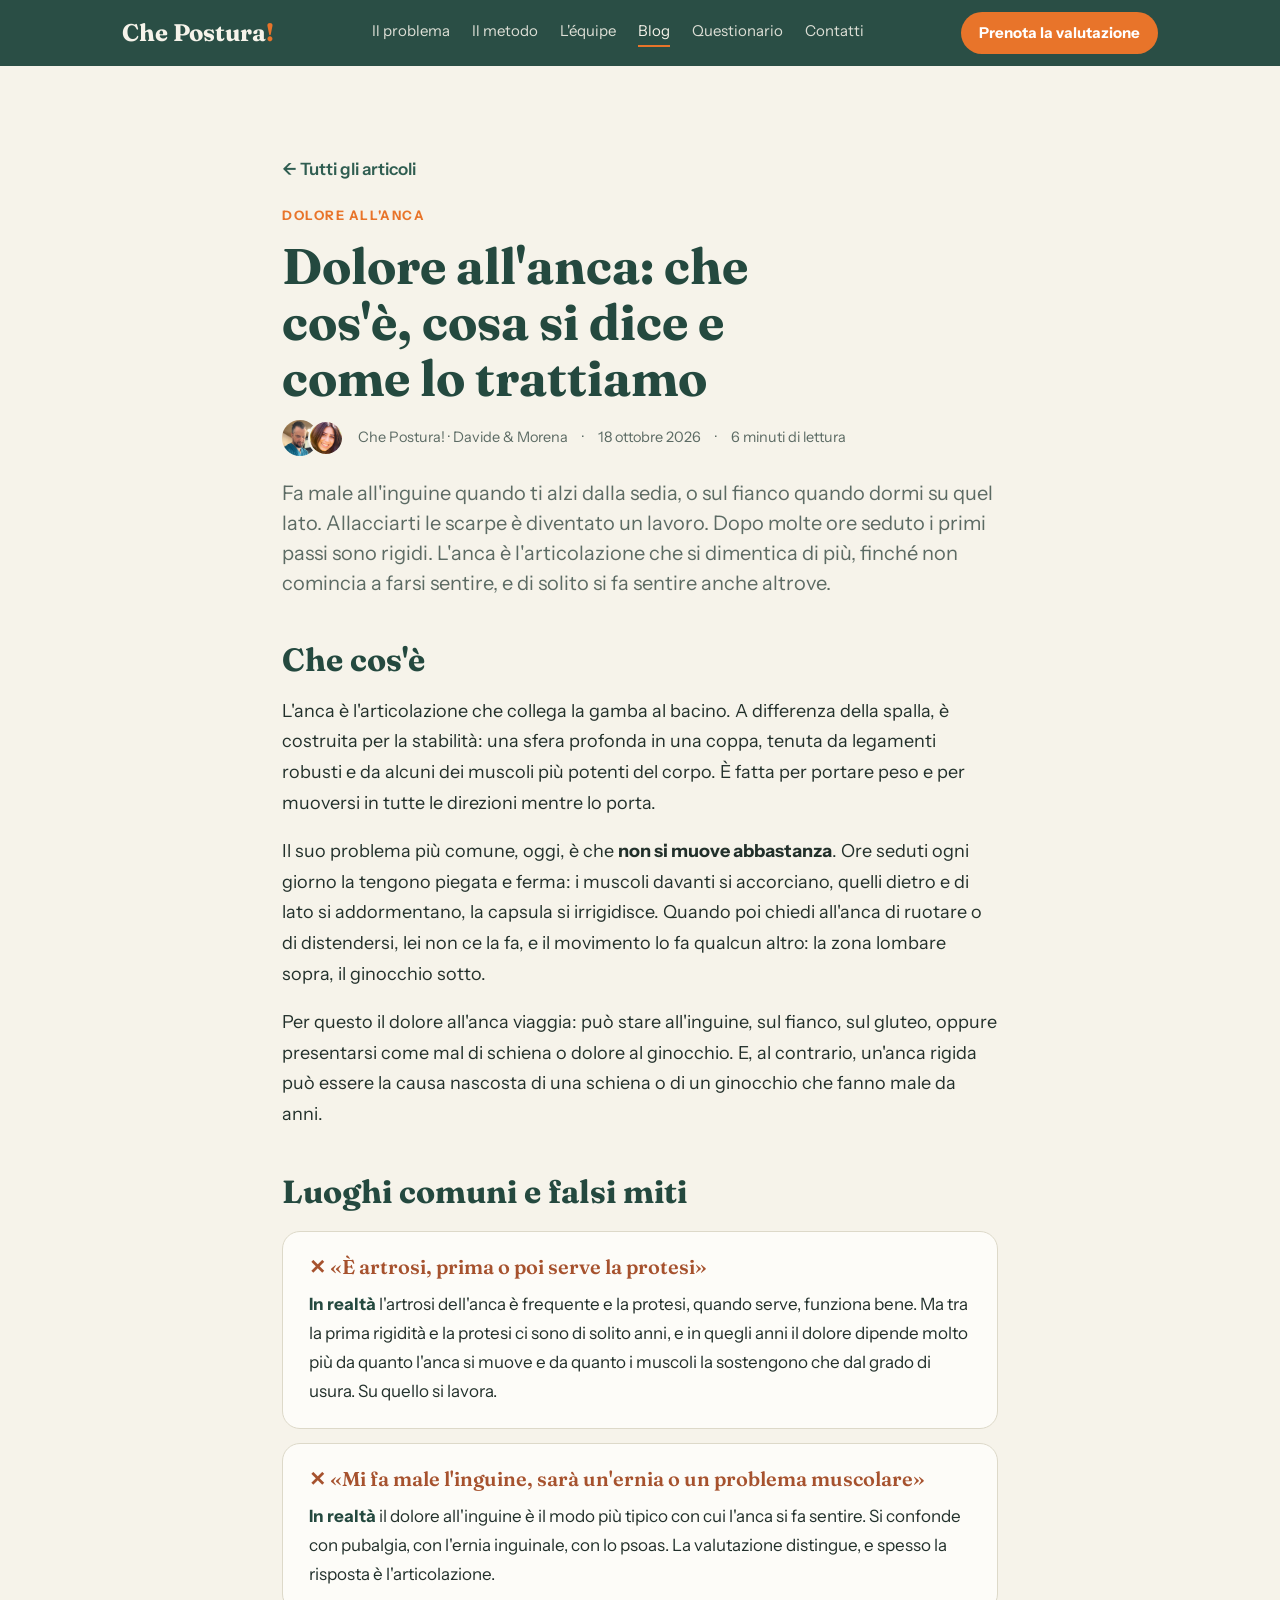
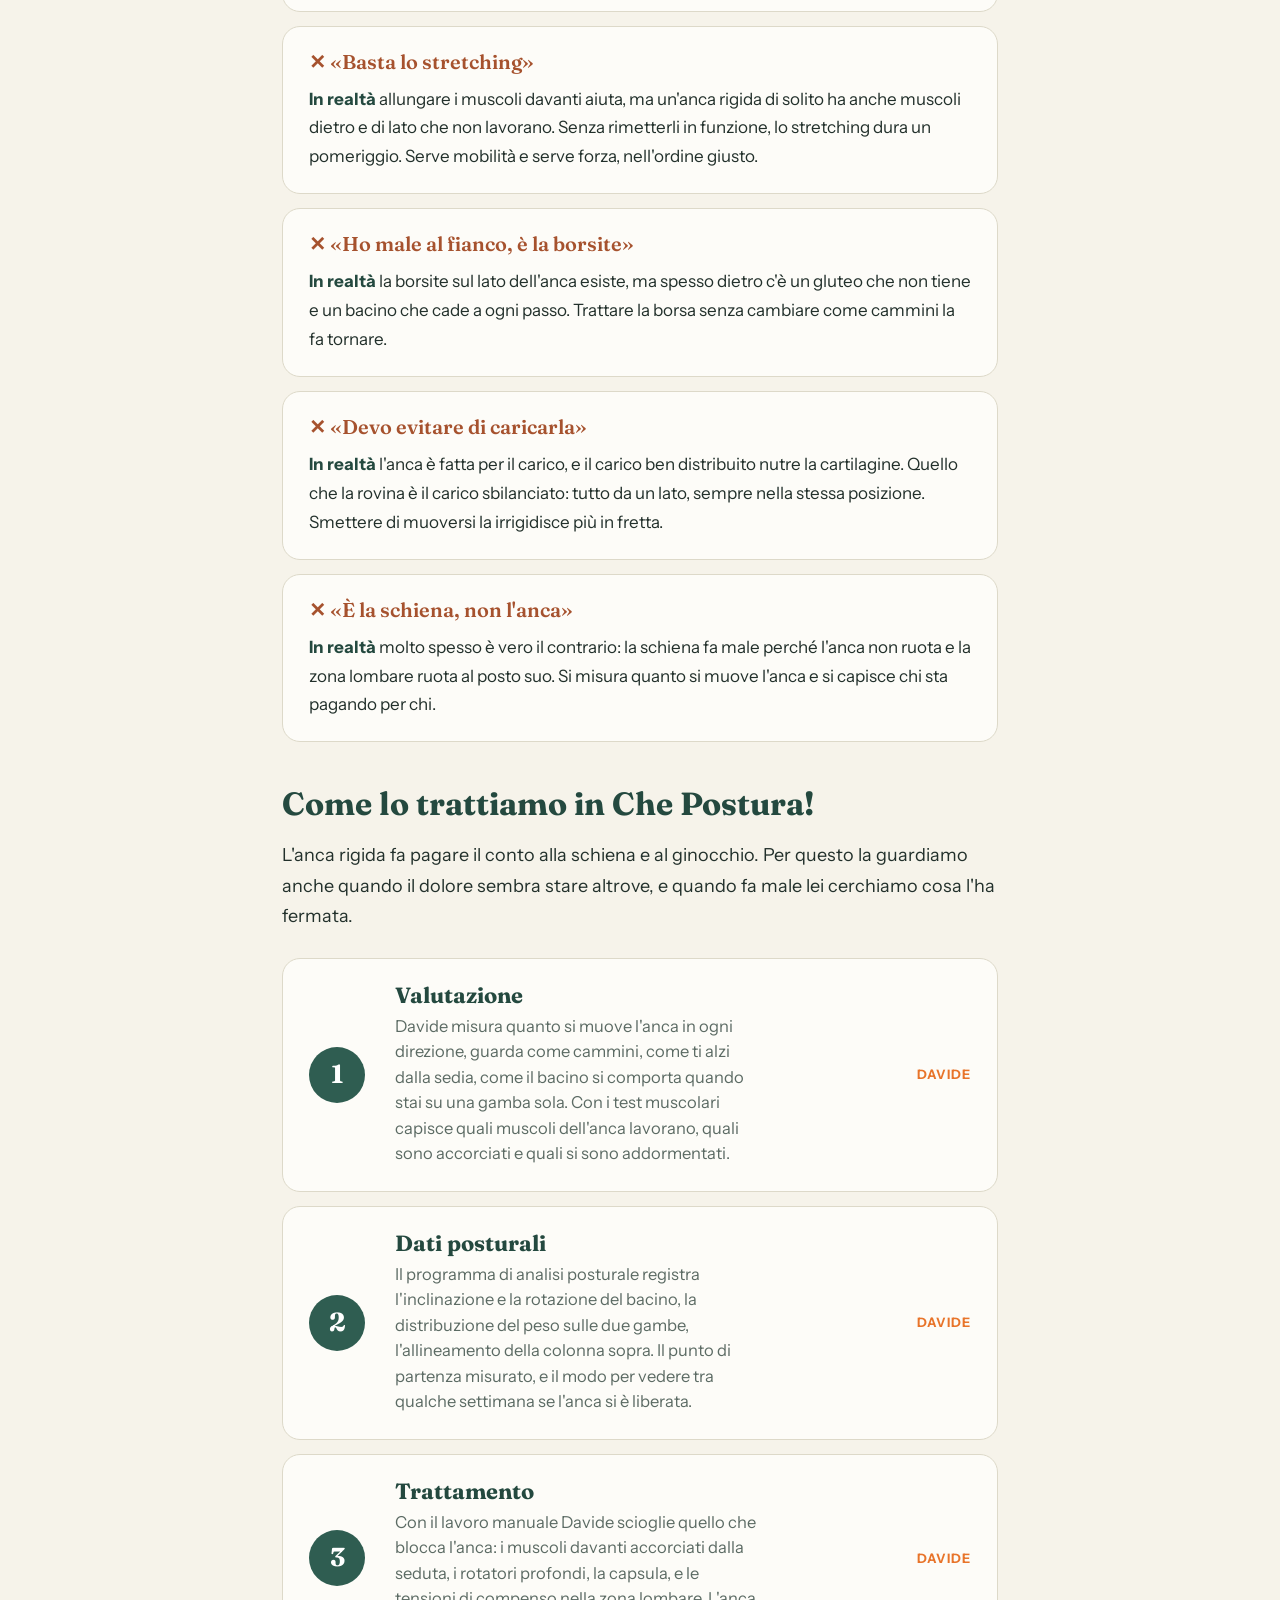
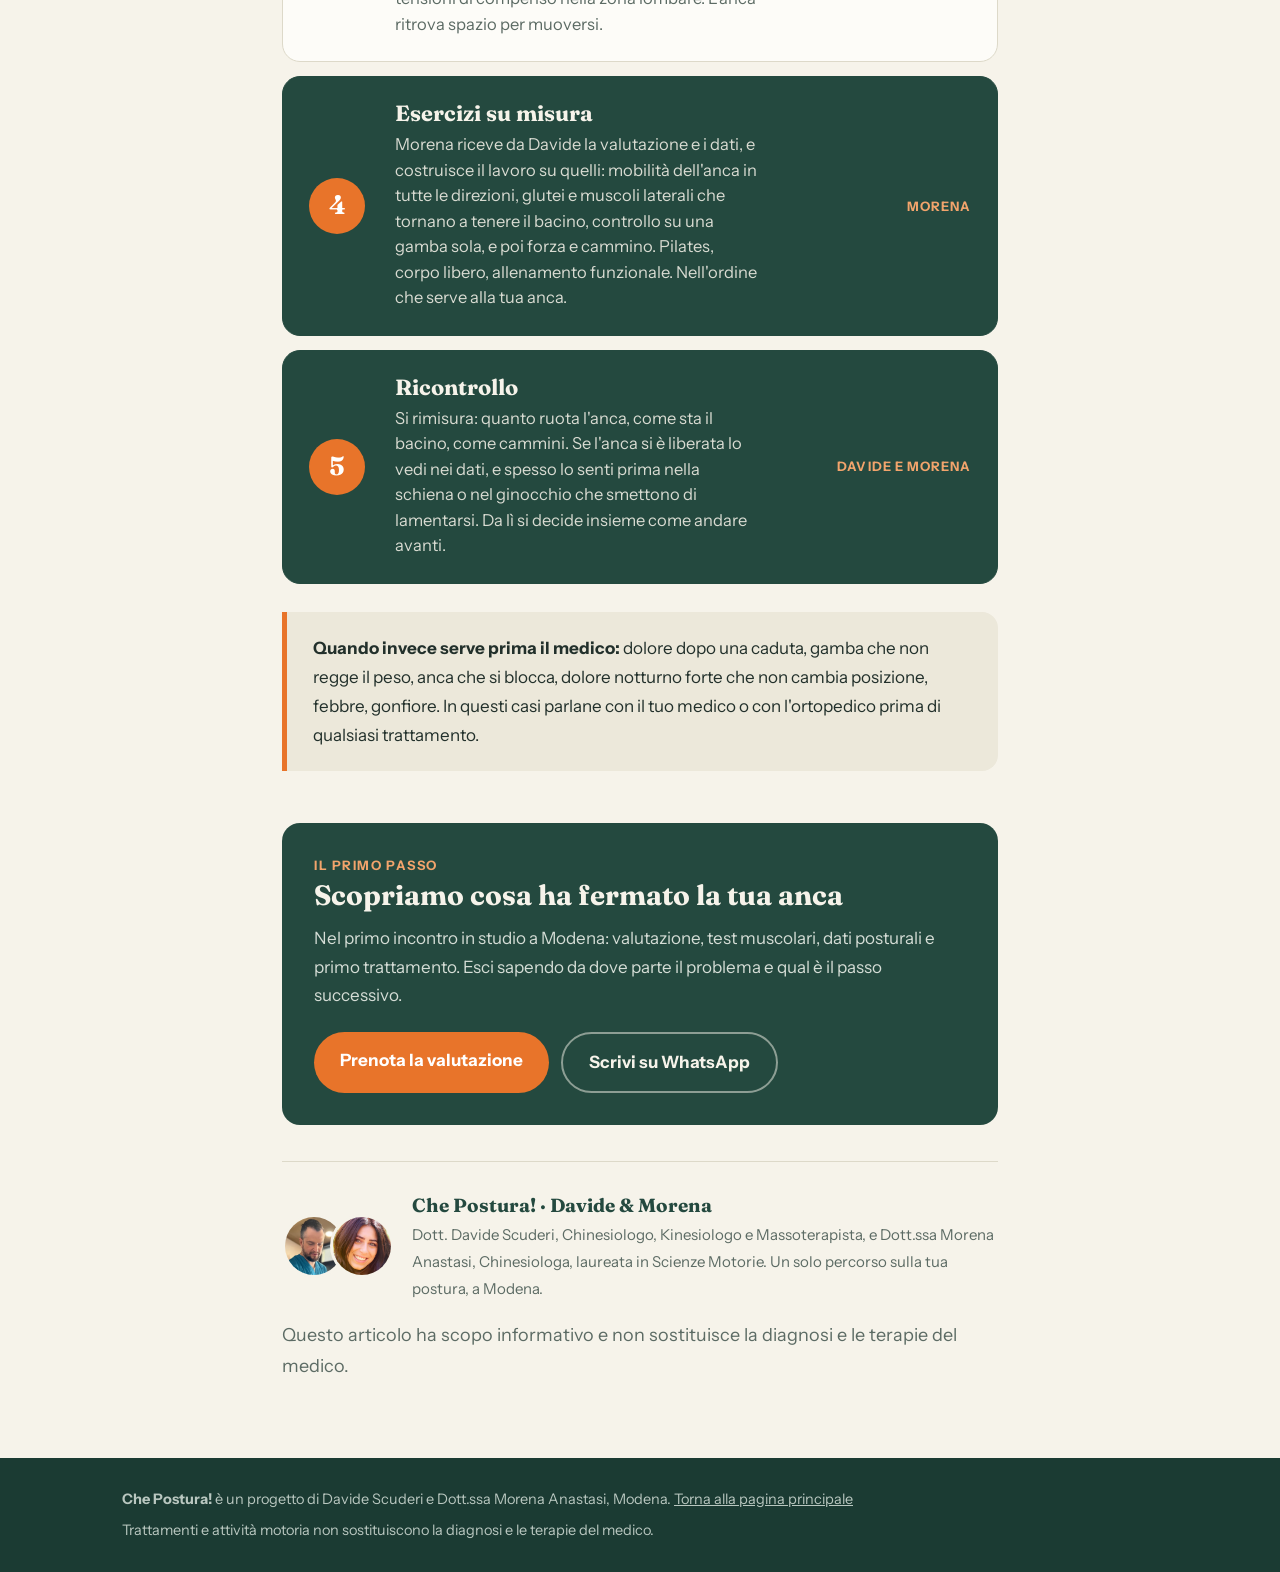
<file: blog/dolore-all-anca.html>
<!DOCTYPE html>
<html lang="it">
<head>
  <meta charset="UTF-8">
  <meta name="viewport" content="width=device-width, initial-scale=1">
  <title>Dolore all'anca: che cos'è, falsi miti e come lo trattiamo — Blog Che Postura!</title>
  <meta name="description" content="Anca rigida, dolore all'inguine o sul fianco, fatica ad allacciarsi le scarpe: che cos'è davvero, i falsi miti su artrosi e protesi, e come lo trattiamo in Che Postura! con valutazione, dati, trattamento ed esercizi su misura.">
  <link rel="canonical" href="https://davidemcb.github.io/che-postura/blog/dolore-all-anca.html">
  <link rel="preconnect" href="https://fonts.googleapis.com">
  <link rel="preconnect" href="https://fonts.gstatic.com" crossorigin>
  <link rel="stylesheet" href="https://fonts.googleapis.com/css2?family=Fraunces:opsz,wght@9..144,600;9..144,700&family=Instrument+Sans:wght@400;600;700&display=swap">
  <link rel="stylesheet" href="../stile.css">
</head>
<body>

<header class="testata">
  <div class="contenitore">
    <a class="marchio" href="../">Che Postura<span>!</span></a>
    <nav>
      <a href="../#problema">Il problema</a>
      <a href="../#metodo">Il metodo</a>
      <a href="../#equipe">L'équipe</a>
      <a class="attivo" href="./">Blog</a>
      <a href="../questionario/">Questionario</a>
      <a href="../#contatti">Contatti</a>
    </nav>
    <a class="bottone" href="https://calendly.com/infokinesiologia/consulenza" target="_blank" rel="noopener">Prenota la valutazione</a>
  </div>
</header>

<main>
  <article class="articolo">
    <div class="contenitore">
      <a class="torna" href="./">← Tutti gli articoli</a>
      <div class="occhiello" style="margin-top:22px">Dolore all'anca</div>
      <h1>Dolore all'anca: che cos'è, cosa si dice e come lo trattiamo</h1>
      <div class="meta">
        <span class="foto"><img src="../img/davide.jpg" alt=""><img src="../img/morena.jpg" alt=""></span>
        <span>Che Postura! · Davide &amp; Morena</span> · <span>18 ottobre 2026</span> · <span>6 minuti di lettura</span>
      </div>
      <p class="apri">Fa male all'inguine quando ti alzi dalla sedia, o sul fianco quando dormi su quel lato. Allacciarti le scarpe è diventato un lavoro. Dopo molte ore seduto i primi passi sono rigidi. L'anca è l'articolazione che si dimentica di più, finché non comincia a farsi sentire, e di solito si fa sentire anche altrove.</p>

      <div class="corpo">
        <h2>Che cos'è</h2>
        <p>L'anca è l'articolazione che collega la gamba al bacino. A differenza della spalla, è costruita per la stabilità: una sfera profonda in una coppa, tenuta da legamenti robusti e da alcuni dei muscoli più potenti del corpo. È fatta per portare peso e per muoversi in tutte le direzioni mentre lo porta.</p>
        <p>Il suo problema più comune, oggi, è che <b>non si muove abbastanza</b>. Ore seduti ogni giorno la tengono piegata e ferma: i muscoli davanti si accorciano, quelli dietro e di lato si addormentano, la capsula si irrigidisce. Quando poi chiedi all'anca di ruotare o di distendersi, lei non ce la fa, e il movimento lo fa qualcun altro: la zona lombare sopra, il ginocchio sotto.</p>
        <p>Per questo il dolore all'anca viaggia: può stare all'inguine, sul fianco, sul gluteo, oppure presentarsi come mal di schiena o dolore al ginocchio. E, al contrario, un'anca rigida può essere la causa nascosta di una schiena o di un ginocchio che fanno male da anni.</p>

        <h2>Luoghi comuni e falsi miti</h2>
        <div class="miti">
          <div class="mito">
            <b class="dice">«È artrosi, prima o poi serve la protesi»</b>
            <p><b>In realtà</b> l'artrosi dell'anca è frequente e la protesi, quando serve, funziona bene. Ma tra la prima rigidità e la protesi ci sono di solito anni, e in quegli anni il dolore dipende molto più da quanto l'anca si muove e da quanto i muscoli la sostengono che dal grado di usura. Su quello si lavora.</p>
          </div>
          <div class="mito">
            <b class="dice">«Mi fa male l'inguine, sarà un'ernia o un problema muscolare»</b>
            <p><b>In realtà</b> il dolore all'inguine è il modo più tipico con cui l'anca si fa sentire. Si confonde con pubalgia, con l'ernia inguinale, con lo psoas. La valutazione distingue, e spesso la risposta è l'articolazione.</p>
          </div>
          <div class="mito">
            <b class="dice">«Basta lo stretching»</b>
            <p><b>In realtà</b> allungare i muscoli davanti aiuta, ma un'anca rigida di solito ha anche muscoli dietro e di lato che non lavorano. Senza rimetterli in funzione, lo stretching dura un pomeriggio. Serve mobilità e serve forza, nell'ordine giusto.</p>
          </div>
          <div class="mito">
            <b class="dice">«Ho male al fianco, è la borsite»</b>
            <p><b>In realtà</b> la borsite sul lato dell'anca esiste, ma spesso dietro c'è un gluteo che non tiene e un bacino che cade a ogni passo. Trattare la borsa senza cambiare come cammini la fa tornare.</p>
          </div>
          <div class="mito">
            <b class="dice">«Devo evitare di caricarla»</b>
            <p><b>In realtà</b> l'anca è fatta per il carico, e il carico ben distribuito nutre la cartilagine. Quello che la rovina è il carico sbilanciato: tutto da un lato, sempre nella stessa posizione. Smettere di muoversi la irrigidisce più in fretta.</p>
          </div>
          <div class="mito">
            <b class="dice">«È la schiena, non l'anca»</b>
            <p><b>In realtà</b> molto spesso è vero il contrario: la schiena fa male perché l'anca non ruota e la zona lombare ruota al posto suo. Si misura quanto si muove l'anca e si capisce chi sta pagando per chi.</p>
          </div>
        </div>

        <h2>Come lo trattiamo in Che Postura!</h2>
        <p>L'anca rigida fa pagare il conto alla schiena e al ginocchio. Per questo la guardiamo anche quando il dolore sembra stare altrove, e quando fa male lei cerchiamo cosa l'ha fermata.</p>
        <div class="passi">
          <div class="passo">
            <span class="n">1</span>
            <div><h3>Valutazione</h3><p>Davide misura quanto si muove l'anca in ogni direzione, guarda come cammini, come ti alzi dalla sedia, come il bacino si comporta quando stai su una gamba sola. Con i test muscolari capisce quali muscoli dell'anca lavorano, quali sono accorciati e quali si sono addormentati.</p></div>
            <span class="chi">Davide</span>
          </div>
          <div class="passo">
            <span class="n">2</span>
            <div><h3>Dati posturali</h3><p>Il programma di analisi posturale registra l'inclinazione e la rotazione del bacino, la distribuzione del peso sulle due gambe, l'allineamento della colonna sopra. Il punto di partenza misurato, e il modo per vedere tra qualche settimana se l'anca si è liberata.</p></div>
            <span class="chi">Davide</span>
          </div>
          <div class="passo">
            <span class="n">3</span>
            <div><h3>Trattamento</h3><p>Con il lavoro manuale Davide scioglie quello che blocca l'anca: i muscoli davanti accorciati dalla seduta, i rotatori profondi, la capsula, e le tensioni di compenso nella zona lombare. L'anca ritrova spazio per muoversi.</p></div>
            <span class="chi">Davide</span>
          </div>
          <div class="passo insieme">
            <span class="n">4</span>
            <div><h3>Esercizi su misura</h3><p>Morena riceve da Davide la valutazione e i dati, e costruisce il lavoro su quelli: mobilità dell'anca in tutte le direzioni, glutei e muscoli laterali che tornano a tenere il bacino, controllo su una gamba sola, e poi forza e cammino. Pilates, corpo libero, allenamento funzionale. Nell'ordine che serve alla tua anca.</p></div>
            <span class="chi">Morena</span>
          </div>
          <div class="passo insieme">
            <span class="n">5</span>
            <div><h3>Ricontrollo</h3><p>Si rimisura: quanto ruota l'anca, come sta il bacino, come cammini. Se l'anca si è liberata lo vedi nei dati, e spesso lo senti prima nella schiena o nel ginocchio che smettono di lamentarsi. Da lì si decide insieme come andare avanti.</p></div>
            <span class="chi">Davide e Morena</span>
          </div>
        </div>

        <div class="nota">
          <p><b>Quando invece serve prima il medico:</b> dolore dopo una caduta, gamba che non regge il peso, anca che si blocca, dolore notturno forte che non cambia posizione, febbre, gonfiore. In questi casi parlane con il tuo medico o con l'ortopedico prima di qualsiasi trattamento.</p>
        </div>

        <div class="chiusura">
          <div class="occhiello" style="color:var(--arancio-chiaro)">Il primo passo</div>
          <h2>Scopriamo cosa ha fermato la tua anca</h2>
          <p>Nel primo incontro in studio a Modena: valutazione, test muscolari, dati posturali e primo trattamento. Esci sapendo da dove parte il problema e qual è il passo successivo.</p>
          <div class="azioni">
            <a class="bottone" href="https://calendly.com/infokinesiologia/consulenza" target="_blank" rel="noopener">Prenota la valutazione</a>
            <a class="bottone chiaro" href="https://wa.me/393481514382" target="_blank" rel="noopener">Scrivi su WhatsApp</a>
          </div>
        </div>

        <div class="autore doppio">
          <div class="foto"><img src="../img/davide.jpg" alt="Davide Scuderi"><img src="../img/morena.jpg" alt="Morena Anastasi"></div>
          <div>
            <b>Che Postura! · Davide &amp; Morena</b>
            <span>Dott. Davide Scuderi, Chinesiologo, Kinesiologo e Massoterapista, e Dott.ssa Morena Anastasi, Chinesiologa, laureata in Scienze Motorie. Un solo percorso sulla tua postura, a Modena.</span>
          </div>
        </div>

        <p class="avviso">Questo articolo ha scopo informativo e non sostituisce la diagnosi e le terapie del medico.</p>
      </div>
    </div>
  </article>
</main>

<footer>
  <div class="contenitore">
    <p><b>Che Postura!</b> è un progetto di Davide Scuderi e Dott.ssa Morena Anastasi, Modena. <a href="../">Torna alla pagina principale</a></p>
    <p>Trattamenti e attività motoria non sostituiscono la diagnosi e le terapie del medico.</p>
  </div>
</footer>

</body>
</html>
</file>
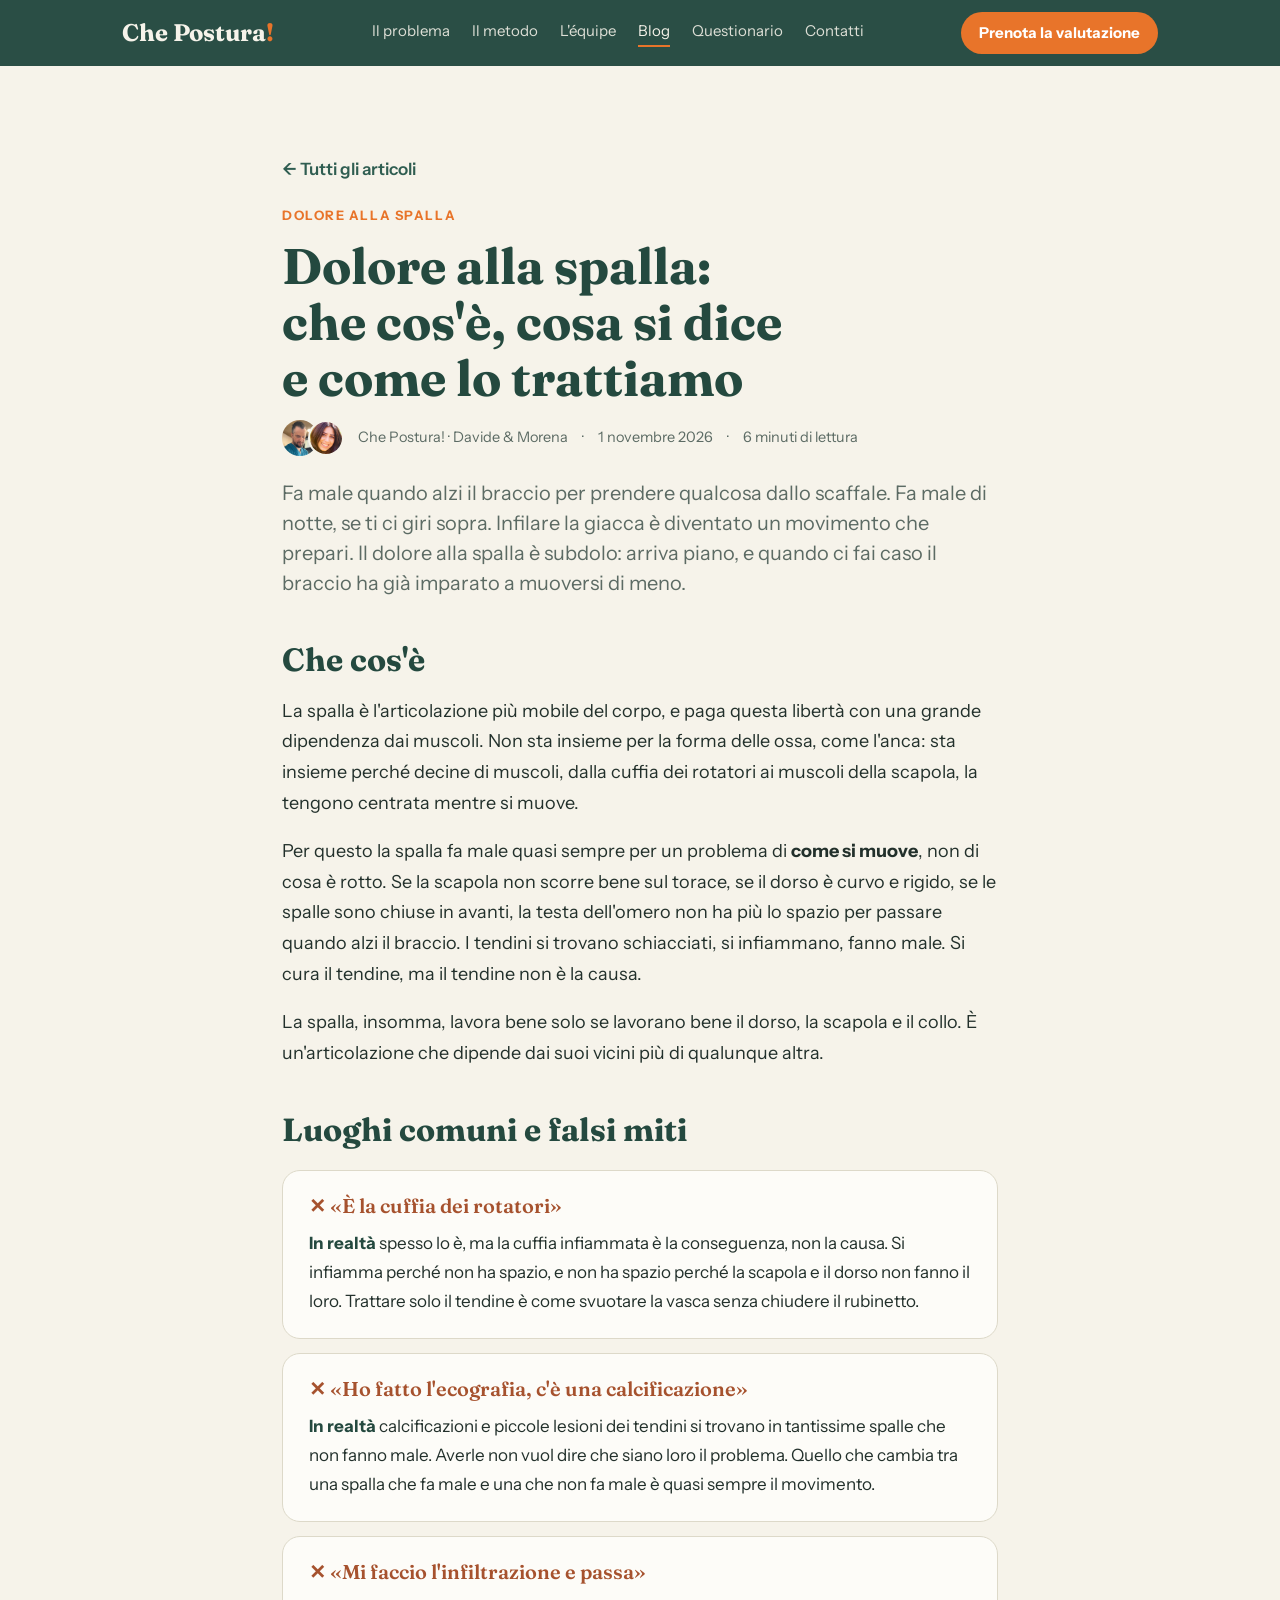
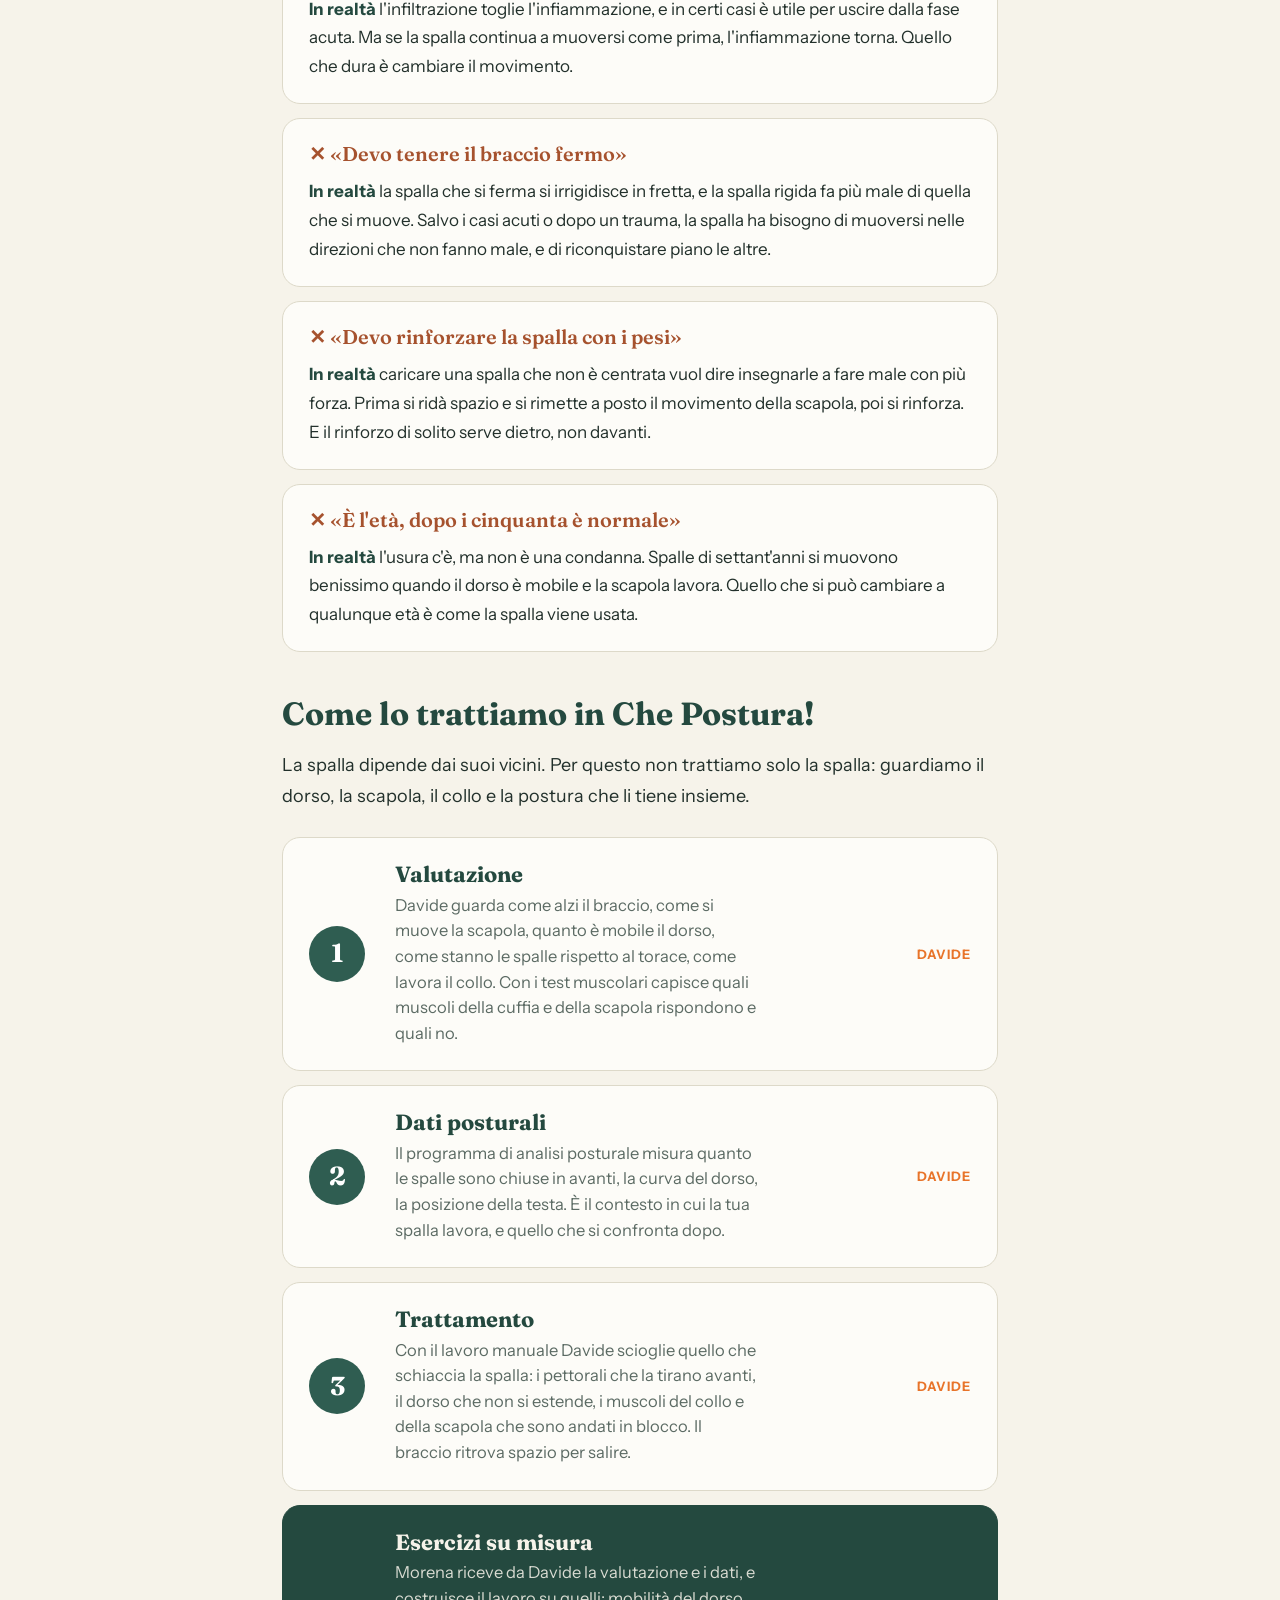
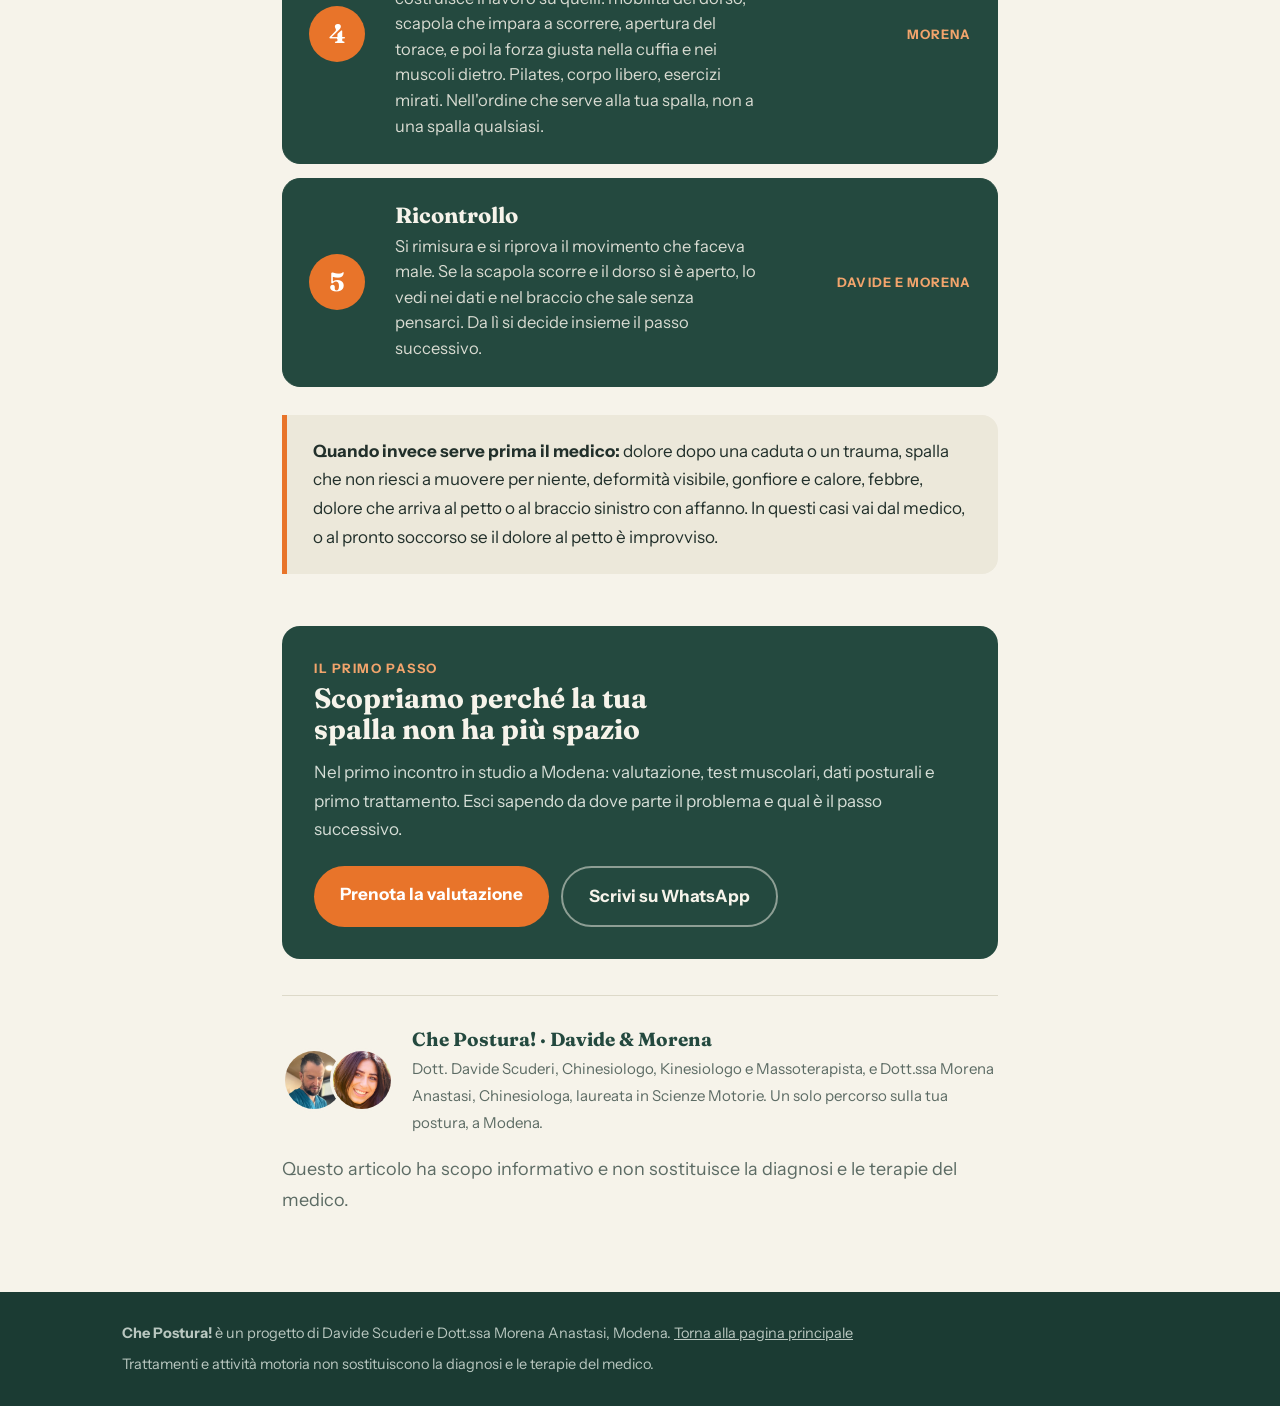
<file: blog/dolore-alla-spalla.html>
<!DOCTYPE html>
<html lang="it">
<head>
  <meta charset="UTF-8">
  <meta name="viewport" content="width=device-width, initial-scale=1">
  <title>Dolore alla spalla: che cos'è, falsi miti e come lo trattiamo — Blog Che Postura!</title>
  <meta name="description" content="Spalla che fa male ad alzare il braccio o di notte: che cos'è davvero, i falsi miti su «è la cuffia» e infiltrazioni, e come lo trattiamo in Che Postura! con valutazione, dati, trattamento ed esercizi su misura.">
  <link rel="canonical" href="https://davidemcb.github.io/che-postura/blog/dolore-alla-spalla.html">
  <link rel="preconnect" href="https://fonts.googleapis.com">
  <link rel="preconnect" href="https://fonts.gstatic.com" crossorigin>
  <link rel="stylesheet" href="https://fonts.googleapis.com/css2?family=Fraunces:opsz,wght@9..144,600;9..144,700&family=Instrument+Sans:wght@400;600;700&display=swap">
  <link rel="stylesheet" href="../stile.css">
</head>
<body>

<header class="testata">
  <div class="contenitore">
    <a class="marchio" href="../">Che Postura<span>!</span></a>
    <nav>
      <a href="../#problema">Il problema</a>
      <a href="../#metodo">Il metodo</a>
      <a href="../#equipe">L'équipe</a>
      <a class="attivo" href="./">Blog</a>
      <a href="../questionario/">Questionario</a>
      <a href="../#contatti">Contatti</a>
    </nav>
    <a class="bottone" href="https://calendly.com/infokinesiologia/consulenza" target="_blank" rel="noopener">Prenota la valutazione</a>
  </div>
</header>

<main>
  <article class="articolo">
    <div class="contenitore">
      <a class="torna" href="./">← Tutti gli articoli</a>
      <div class="occhiello" style="margin-top:22px">Dolore alla spalla</div>
      <h1>Dolore alla spalla: che cos'è, cosa si dice e come lo trattiamo</h1>
      <div class="meta">
        <span class="foto"><img src="../img/davide.jpg" alt=""><img src="../img/morena.jpg" alt=""></span>
        <span>Che Postura! · Davide &amp; Morena</span> · <span>1 novembre 2026</span> · <span>6 minuti di lettura</span>
      </div>
      <p class="apri">Fa male quando alzi il braccio per prendere qualcosa dallo scaffale. Fa male di notte, se ti ci giri sopra. Infilare la giacca è diventato un movimento che prepari. Il dolore alla spalla è subdolo: arriva piano, e quando ci fai caso il braccio ha già imparato a muoversi di meno.</p>

      <div class="corpo">
        <h2>Che cos'è</h2>
        <p>La spalla è l'articolazione più mobile del corpo, e paga questa libertà con una grande dipendenza dai muscoli. Non sta insieme per la forma delle ossa, come l'anca: sta insieme perché decine di muscoli, dalla cuffia dei rotatori ai muscoli della scapola, la tengono centrata mentre si muove.</p>
        <p>Per questo la spalla fa male quasi sempre per un problema di <b>come si muove</b>, non di cosa è rotto. Se la scapola non scorre bene sul torace, se il dorso è curvo e rigido, se le spalle sono chiuse in avanti, la testa dell'omero non ha più lo spazio per passare quando alzi il braccio. I tendini si trovano schiacciati, si infiammano, fanno male. Si cura il tendine, ma il tendine non è la causa.</p>
        <p>La spalla, insomma, lavora bene solo se lavorano bene il dorso, la scapola e il collo. È un'articolazione che dipende dai suoi vicini più di qualunque altra.</p>

        <h2>Luoghi comuni e falsi miti</h2>
        <div class="miti">
          <div class="mito">
            <b class="dice">«È la cuffia dei rotatori»</b>
            <p><b>In realtà</b> spesso lo è, ma la cuffia infiammata è la conseguenza, non la causa. Si infiamma perché non ha spazio, e non ha spazio perché la scapola e il dorso non fanno il loro. Trattare solo il tendine è come svuotare la vasca senza chiudere il rubinetto.</p>
          </div>
          <div class="mito">
            <b class="dice">«Ho fatto l'ecografia, c'è una calcificazione»</b>
            <p><b>In realtà</b> calcificazioni e piccole lesioni dei tendini si trovano in tantissime spalle che non fanno male. Averle non vuol dire che siano loro il problema. Quello che cambia tra una spalla che fa male e una che non fa male è quasi sempre il movimento.</p>
          </div>
          <div class="mito">
            <b class="dice">«Mi faccio l'infiltrazione e passa»</b>
            <p><b>In realtà</b> l'infiltrazione toglie l'infiammazione, e in certi casi è utile per uscire dalla fase acuta. Ma se la spalla continua a muoversi come prima, l'infiammazione torna. Quello che dura è cambiare il movimento.</p>
          </div>
          <div class="mito">
            <b class="dice">«Devo tenere il braccio fermo»</b>
            <p><b>In realtà</b> la spalla che si ferma si irrigidisce in fretta, e la spalla rigida fa più male di quella che si muove. Salvo i casi acuti o dopo un trauma, la spalla ha bisogno di muoversi nelle direzioni che non fanno male, e di riconquistare piano le altre.</p>
          </div>
          <div class="mito">
            <b class="dice">«Devo rinforzare la spalla con i pesi»</b>
            <p><b>In realtà</b> caricare una spalla che non è centrata vuol dire insegnarle a fare male con più forza. Prima si ridà spazio e si rimette a posto il movimento della scapola, poi si rinforza. E il rinforzo di solito serve dietro, non davanti.</p>
          </div>
          <div class="mito">
            <b class="dice">«È l'età, dopo i cinquanta è normale»</b>
            <p><b>In realtà</b> l'usura c'è, ma non è una condanna. Spalle di settant'anni si muovono benissimo quando il dorso è mobile e la scapola lavora. Quello che si può cambiare a qualunque età è come la spalla viene usata.</p>
          </div>
        </div>

        <h2>Come lo trattiamo in Che Postura!</h2>
        <p>La spalla dipende dai suoi vicini. Per questo non trattiamo solo la spalla: guardiamo il dorso, la scapola, il collo e la postura che li tiene insieme.</p>
        <div class="passi">
          <div class="passo">
            <span class="n">1</span>
            <div><h3>Valutazione</h3><p>Davide guarda come alzi il braccio, come si muove la scapola, quanto è mobile il dorso, come stanno le spalle rispetto al torace, come lavora il collo. Con i test muscolari capisce quali muscoli della cuffia e della scapola rispondono e quali no.</p></div>
            <span class="chi">Davide</span>
          </div>
          <div class="passo">
            <span class="n">2</span>
            <div><h3>Dati posturali</h3><p>Il programma di analisi posturale misura quanto le spalle sono chiuse in avanti, la curva del dorso, la posizione della testa. È il contesto in cui la tua spalla lavora, e quello che si confronta dopo.</p></div>
            <span class="chi">Davide</span>
          </div>
          <div class="passo">
            <span class="n">3</span>
            <div><h3>Trattamento</h3><p>Con il lavoro manuale Davide scioglie quello che schiaccia la spalla: i pettorali che la tirano avanti, il dorso che non si estende, i muscoli del collo e della scapola che sono andati in blocco. Il braccio ritrova spazio per salire.</p></div>
            <span class="chi">Davide</span>
          </div>
          <div class="passo insieme">
            <span class="n">4</span>
            <div><h3>Esercizi su misura</h3><p>Morena riceve da Davide la valutazione e i dati, e costruisce il lavoro su quelli: mobilità del dorso, scapola che impara a scorrere, apertura del torace, e poi la forza giusta nella cuffia e nei muscoli dietro. Pilates, corpo libero, esercizi mirati. Nell'ordine che serve alla tua spalla, non a una spalla qualsiasi.</p></div>
            <span class="chi">Morena</span>
          </div>
          <div class="passo insieme">
            <span class="n">5</span>
            <div><h3>Ricontrollo</h3><p>Si rimisura e si riprova il movimento che faceva male. Se la scapola scorre e il dorso si è aperto, lo vedi nei dati e nel braccio che sale senza pensarci. Da lì si decide insieme il passo successivo.</p></div>
            <span class="chi">Davide e Morena</span>
          </div>
        </div>

        <div class="nota">
          <p><b>Quando invece serve prima il medico:</b> dolore dopo una caduta o un trauma, spalla che non riesci a muovere per niente, deformità visibile, gonfiore e calore, febbre, dolore che arriva al petto o al braccio sinistro con affanno. In questi casi vai dal medico, o al pronto soccorso se il dolore al petto è improvviso.</p>
        </div>

        <div class="chiusura">
          <div class="occhiello" style="color:var(--arancio-chiaro)">Il primo passo</div>
          <h2>Scopriamo perché la tua spalla non ha più spazio</h2>
          <p>Nel primo incontro in studio a Modena: valutazione, test muscolari, dati posturali e primo trattamento. Esci sapendo da dove parte il problema e qual è il passo successivo.</p>
          <div class="azioni">
            <a class="bottone" href="https://calendly.com/infokinesiologia/consulenza" target="_blank" rel="noopener">Prenota la valutazione</a>
            <a class="bottone chiaro" href="https://wa.me/393481514382" target="_blank" rel="noopener">Scrivi su WhatsApp</a>
          </div>
        </div>

        <div class="autore doppio">
          <div class="foto"><img src="../img/davide.jpg" alt="Davide Scuderi"><img src="../img/morena.jpg" alt="Morena Anastasi"></div>
          <div>
            <b>Che Postura! · Davide &amp; Morena</b>
            <span>Dott. Davide Scuderi, Chinesiologo, Kinesiologo e Massoterapista, e Dott.ssa Morena Anastasi, Chinesiologa, laureata in Scienze Motorie. Un solo percorso sulla tua postura, a Modena.</span>
          </div>
        </div>

        <p class="avviso">Questo articolo ha scopo informativo e non sostituisce la diagnosi e le terapie del medico.</p>
      </div>
    </div>
  </article>
</main>

<footer>
  <div class="contenitore">
    <p><b>Che Postura!</b> è un progetto di Davide Scuderi e Dott.ssa Morena Anastasi, Modena. <a href="../">Torna alla pagina principale</a></p>
    <p>Trattamenti e attività motoria non sostituiscono la diagnosi e le terapie del medico.</p>
  </div>
</footer>

</body>
</html>
</file>
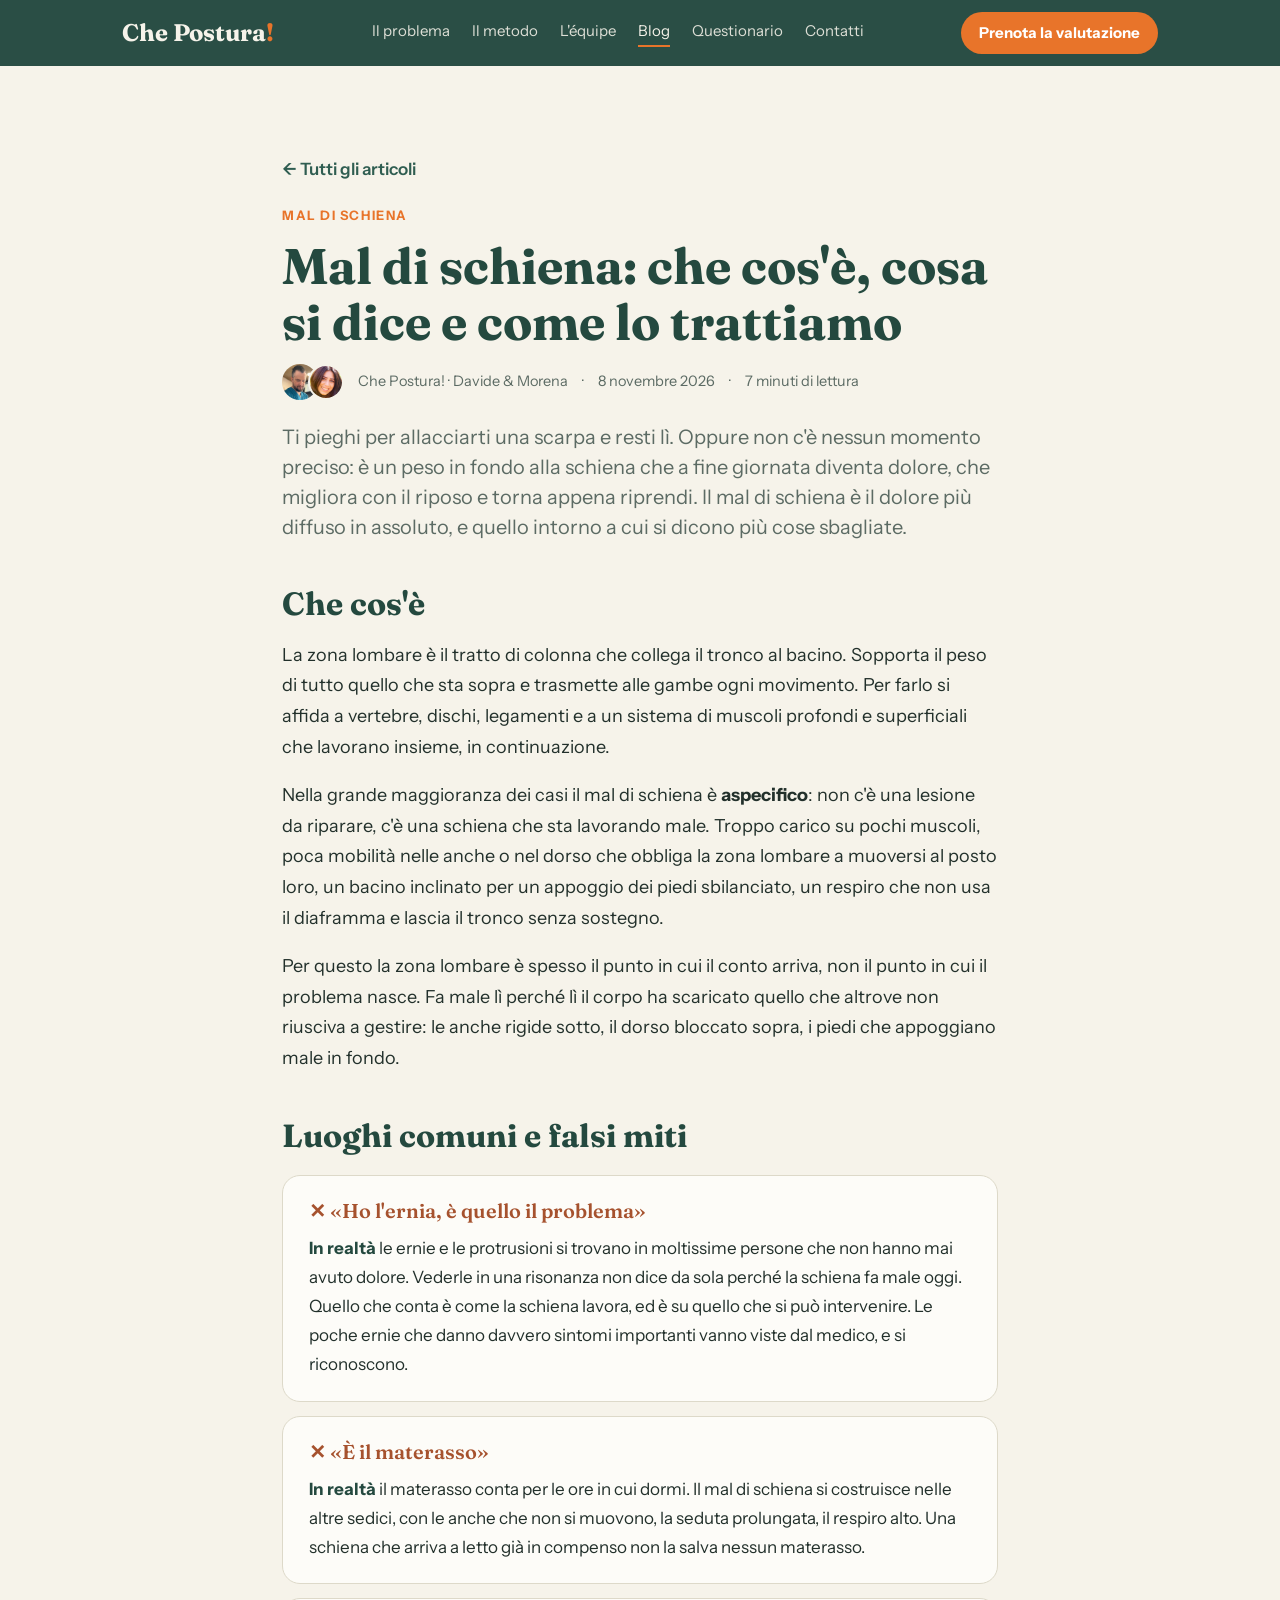
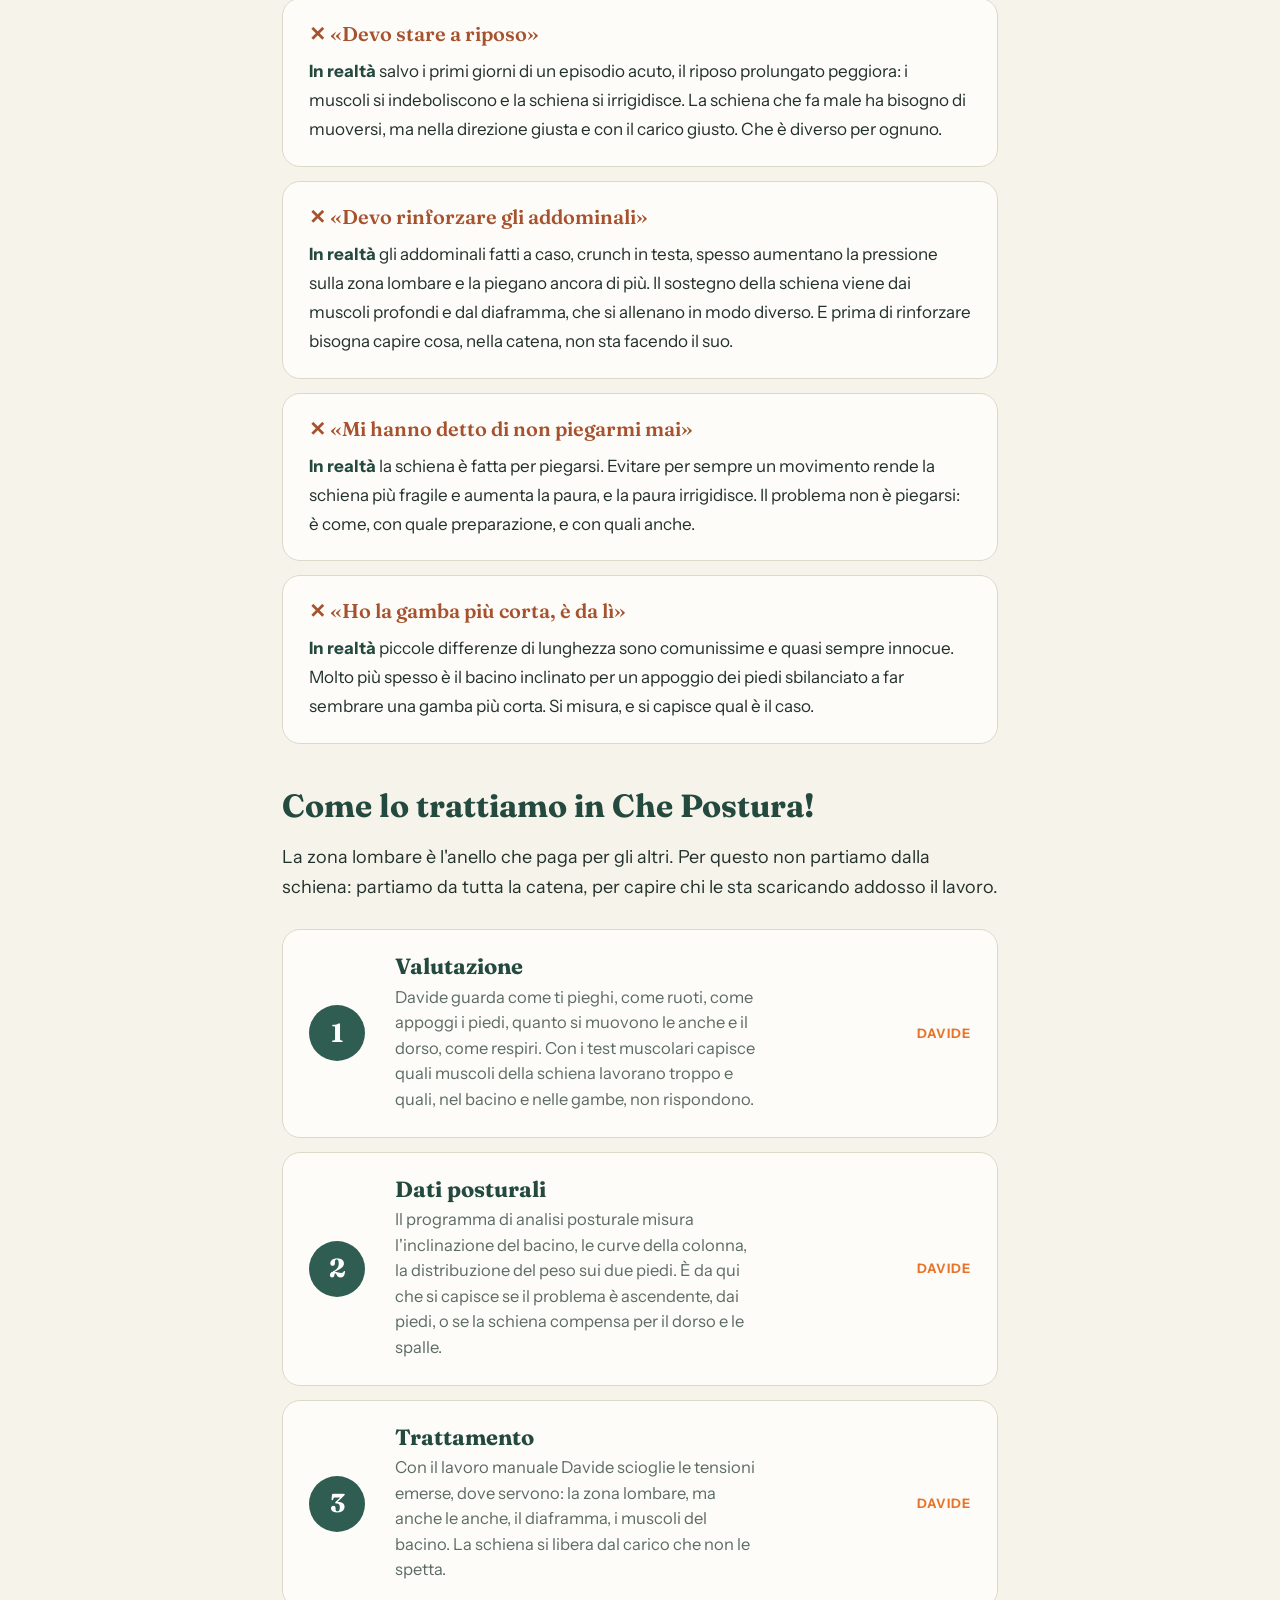
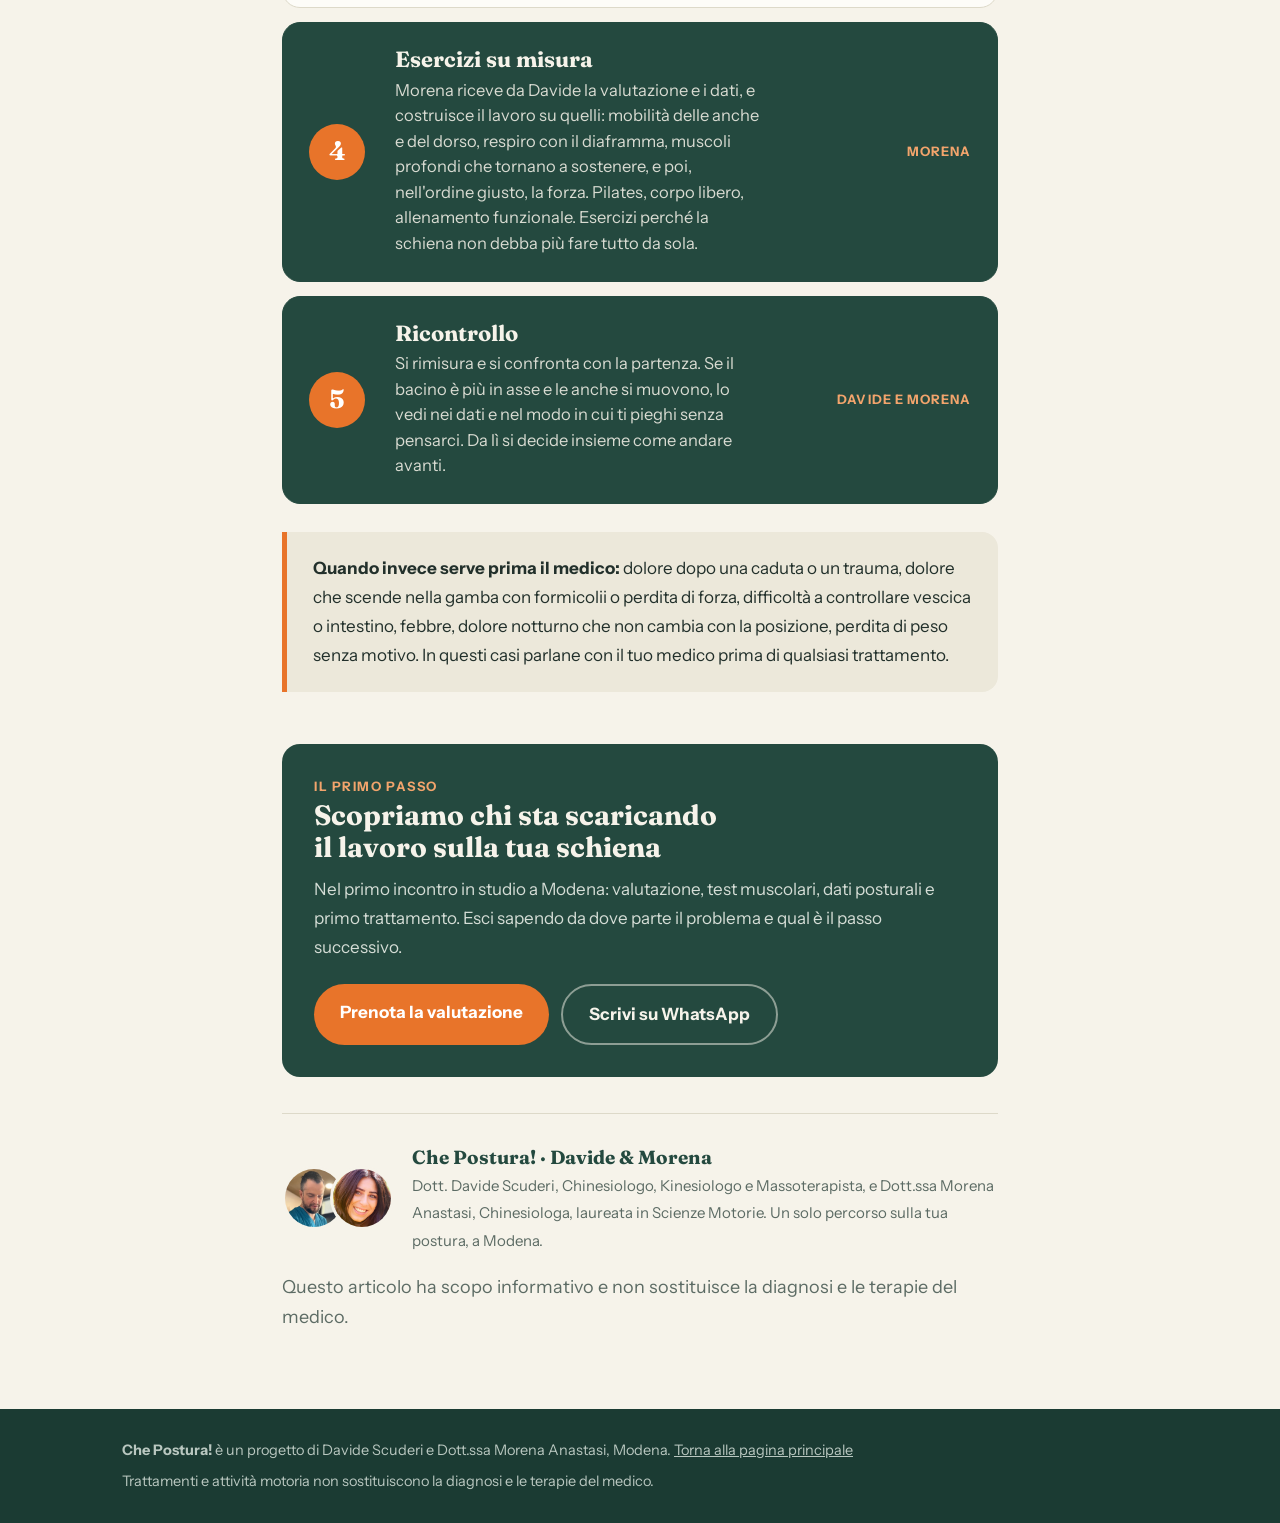
<file: blog/mal-di-schiena.html>
<!DOCTYPE html>
<html lang="it">
<head>
  <meta charset="UTF-8">
  <meta name="viewport" content="width=device-width, initial-scale=1">
  <title>Mal di schiena: che cos'è, falsi miti e come lo trattiamo — Blog Che Postura!</title>
  <meta name="description" content="Dolore lombare che va e viene: che cos'è davvero, i falsi miti su ernia, materasso e «rinforzare gli addominali», e come lo trattiamo in Che Postura! con valutazione, dati, trattamento ed esercizi su misura.">
  <link rel="canonical" href="https://davidemcb.github.io/che-postura/blog/mal-di-schiena.html">
  <link rel="preconnect" href="https://fonts.googleapis.com">
  <link rel="preconnect" href="https://fonts.gstatic.com" crossorigin>
  <link rel="stylesheet" href="https://fonts.googleapis.com/css2?family=Fraunces:opsz,wght@9..144,600;9..144,700&family=Instrument+Sans:wght@400;600;700&display=swap">
  <link rel="stylesheet" href="../stile.css">
</head>
<body>

<header class="testata">
  <div class="contenitore">
    <a class="marchio" href="../">Che Postura<span>!</span></a>
    <nav>
      <a href="../#problema">Il problema</a>
      <a href="../#metodo">Il metodo</a>
      <a href="../#equipe">L'équipe</a>
      <a class="attivo" href="./">Blog</a>
      <a href="../questionario/">Questionario</a>
      <a href="../#contatti">Contatti</a>
    </nav>
    <a class="bottone" href="https://calendly.com/infokinesiologia/consulenza" target="_blank" rel="noopener">Prenota la valutazione</a>
  </div>
</header>

<main>
  <article class="articolo">
    <div class="contenitore">
      <a class="torna" href="./">← Tutti gli articoli</a>
      <div class="occhiello" style="margin-top:22px">Mal di schiena</div>
      <h1>Mal di schiena: che cos'è, cosa si dice e come lo trattiamo</h1>
      <div class="meta">
        <span class="foto"><img src="../img/davide.jpg" alt=""><img src="../img/morena.jpg" alt=""></span>
        <span>Che Postura! · Davide &amp; Morena</span> · <span>8 novembre 2026</span> · <span>7 minuti di lettura</span>
      </div>
      <p class="apri">Ti pieghi per allacciarti una scarpa e resti lì. Oppure non c'è nessun momento preciso: è un peso in fondo alla schiena che a fine giornata diventa dolore, che migliora con il riposo e torna appena riprendi. Il mal di schiena è il dolore più diffuso in assoluto, e quello intorno a cui si dicono più cose sbagliate.</p>

      <div class="corpo">
        <h2>Che cos'è</h2>
        <p>La zona lombare è il tratto di colonna che collega il tronco al bacino. Sopporta il peso di tutto quello che sta sopra e trasmette alle gambe ogni movimento. Per farlo si affida a vertebre, dischi, legamenti e a un sistema di muscoli profondi e superficiali che lavorano insieme, in continuazione.</p>
        <p>Nella grande maggioranza dei casi il mal di schiena è <b>aspecifico</b>: non c'è una lesione da riparare, c'è una schiena che sta lavorando male. Troppo carico su pochi muscoli, poca mobilità nelle anche o nel dorso che obbliga la zona lombare a muoversi al posto loro, un bacino inclinato per un appoggio dei piedi sbilanciato, un respiro che non usa il diaframma e lascia il tronco senza sostegno.</p>
        <p>Per questo la zona lombare è spesso il punto in cui il conto arriva, non il punto in cui il problema nasce. Fa male lì perché lì il corpo ha scaricato quello che altrove non riusciva a gestire: le anche rigide sotto, il dorso bloccato sopra, i piedi che appoggiano male in fondo.</p>

        <h2>Luoghi comuni e falsi miti</h2>
        <div class="miti">
          <div class="mito">
            <b class="dice">«Ho l'ernia, è quello il problema»</b>
            <p><b>In realtà</b> le ernie e le protrusioni si trovano in moltissime persone che non hanno mai avuto dolore. Vederle in una risonanza non dice da sola perché la schiena fa male oggi. Quello che conta è come la schiena lavora, ed è su quello che si può intervenire. Le poche ernie che danno davvero sintomi importanti vanno viste dal medico, e si riconoscono.</p>
          </div>
          <div class="mito">
            <b class="dice">«È il materasso»</b>
            <p><b>In realtà</b> il materasso conta per le ore in cui dormi. Il mal di schiena si costruisce nelle altre sedici, con le anche che non si muovono, la seduta prolungata, il respiro alto. Una schiena che arriva a letto già in compenso non la salva nessun materasso.</p>
          </div>
          <div class="mito">
            <b class="dice">«Devo stare a riposo»</b>
            <p><b>In realtà</b> salvo i primi giorni di un episodio acuto, il riposo prolungato peggiora: i muscoli si indeboliscono e la schiena si irrigidisce. La schiena che fa male ha bisogno di muoversi, ma nella direzione giusta e con il carico giusto. Che è diverso per ognuno.</p>
          </div>
          <div class="mito">
            <b class="dice">«Devo rinforzare gli addominali»</b>
            <p><b>In realtà</b> gli addominali fatti a caso, crunch in testa, spesso aumentano la pressione sulla zona lombare e la piegano ancora di più. Il sostegno della schiena viene dai muscoli profondi e dal diaframma, che si allenano in modo diverso. E prima di rinforzare bisogna capire cosa, nella catena, non sta facendo il suo.</p>
          </div>
          <div class="mito">
            <b class="dice">«Mi hanno detto di non piegarmi mai»</b>
            <p><b>In realtà</b> la schiena è fatta per piegarsi. Evitare per sempre un movimento rende la schiena più fragile e aumenta la paura, e la paura irrigidisce. Il problema non è piegarsi: è come, con quale preparazione, e con quali anche.</p>
          </div>
          <div class="mito">
            <b class="dice">«Ho la gamba più corta, è da lì»</b>
            <p><b>In realtà</b> piccole differenze di lunghezza sono comunissime e quasi sempre innocue. Molto più spesso è il bacino inclinato per un appoggio dei piedi sbilanciato a far sembrare una gamba più corta. Si misura, e si capisce qual è il caso.</p>
          </div>
        </div>

        <h2>Come lo trattiamo in Che Postura!</h2>
        <p>La zona lombare è l'anello che paga per gli altri. Per questo non partiamo dalla schiena: partiamo da tutta la catena, per capire chi le sta scaricando addosso il lavoro.</p>
        <div class="passi">
          <div class="passo">
            <span class="n">1</span>
            <div><h3>Valutazione</h3><p>Davide guarda come ti pieghi, come ruoti, come appoggi i piedi, quanto si muovono le anche e il dorso, come respiri. Con i test muscolari capisce quali muscoli della schiena lavorano troppo e quali, nel bacino e nelle gambe, non rispondono.</p></div>
            <span class="chi">Davide</span>
          </div>
          <div class="passo">
            <span class="n">2</span>
            <div><h3>Dati posturali</h3><p>Il programma di analisi posturale misura l'inclinazione del bacino, le curve della colonna, la distribuzione del peso sui due piedi. È da qui che si capisce se il problema è ascendente, dai piedi, o se la schiena compensa per il dorso e le spalle.</p></div>
            <span class="chi">Davide</span>
          </div>
          <div class="passo">
            <span class="n">3</span>
            <div><h3>Trattamento</h3><p>Con il lavoro manuale Davide scioglie le tensioni emerse, dove servono: la zona lombare, ma anche le anche, il diaframma, i muscoli del bacino. La schiena si libera dal carico che non le spetta.</p></div>
            <span class="chi">Davide</span>
          </div>
          <div class="passo insieme">
            <span class="n">4</span>
            <div><h3>Esercizi su misura</h3><p>Morena riceve da Davide la valutazione e i dati, e costruisce il lavoro su quelli: mobilità delle anche e del dorso, respiro con il diaframma, muscoli profondi che tornano a sostenere, e poi, nell'ordine giusto, la forza. Pilates, corpo libero, allenamento funzionale. Esercizi perché la schiena non debba più fare tutto da sola.</p></div>
            <span class="chi">Morena</span>
          </div>
          <div class="passo insieme">
            <span class="n">5</span>
            <div><h3>Ricontrollo</h3><p>Si rimisura e si confronta con la partenza. Se il bacino è più in asse e le anche si muovono, lo vedi nei dati e nel modo in cui ti pieghi senza pensarci. Da lì si decide insieme come andare avanti.</p></div>
            <span class="chi">Davide e Morena</span>
          </div>
        </div>

        <div class="nota">
          <p><b>Quando invece serve prima il medico:</b> dolore dopo una caduta o un trauma, dolore che scende nella gamba con formicolii o perdita di forza, difficoltà a controllare vescica o intestino, febbre, dolore notturno che non cambia con la posizione, perdita di peso senza motivo. In questi casi parlane con il tuo medico prima di qualsiasi trattamento.</p>
        </div>

        <div class="chiusura">
          <div class="occhiello" style="color:var(--arancio-chiaro)">Il primo passo</div>
          <h2>Scopriamo chi sta scaricando il lavoro sulla tua schiena</h2>
          <p>Nel primo incontro in studio a Modena: valutazione, test muscolari, dati posturali e primo trattamento. Esci sapendo da dove parte il problema e qual è il passo successivo.</p>
          <div class="azioni">
            <a class="bottone" href="https://calendly.com/infokinesiologia/consulenza" target="_blank" rel="noopener">Prenota la valutazione</a>
            <a class="bottone chiaro" href="https://wa.me/393481514382" target="_blank" rel="noopener">Scrivi su WhatsApp</a>
          </div>
        </div>

        <div class="autore doppio">
          <div class="foto"><img src="../img/davide.jpg" alt="Davide Scuderi"><img src="../img/morena.jpg" alt="Morena Anastasi"></div>
          <div>
            <b>Che Postura! · Davide &amp; Morena</b>
            <span>Dott. Davide Scuderi, Chinesiologo, Kinesiologo e Massoterapista, e Dott.ssa Morena Anastasi, Chinesiologa, laureata in Scienze Motorie. Un solo percorso sulla tua postura, a Modena.</span>
          </div>
        </div>

        <p class="avviso">Questo articolo ha scopo informativo e non sostituisce la diagnosi e le terapie del medico.</p>
      </div>
    </div>
  </article>
</main>

<footer>
  <div class="contenitore">
    <p><b>Che Postura!</b> è un progetto di Davide Scuderi e Dott.ssa Morena Anastasi, Modena. <a href="../">Torna alla pagina principale</a></p>
    <p>Trattamenti e attività motoria non sostituiscono la diagnosi e le terapie del medico.</p>
  </div>
</footer>

</body>
</html>
</file>
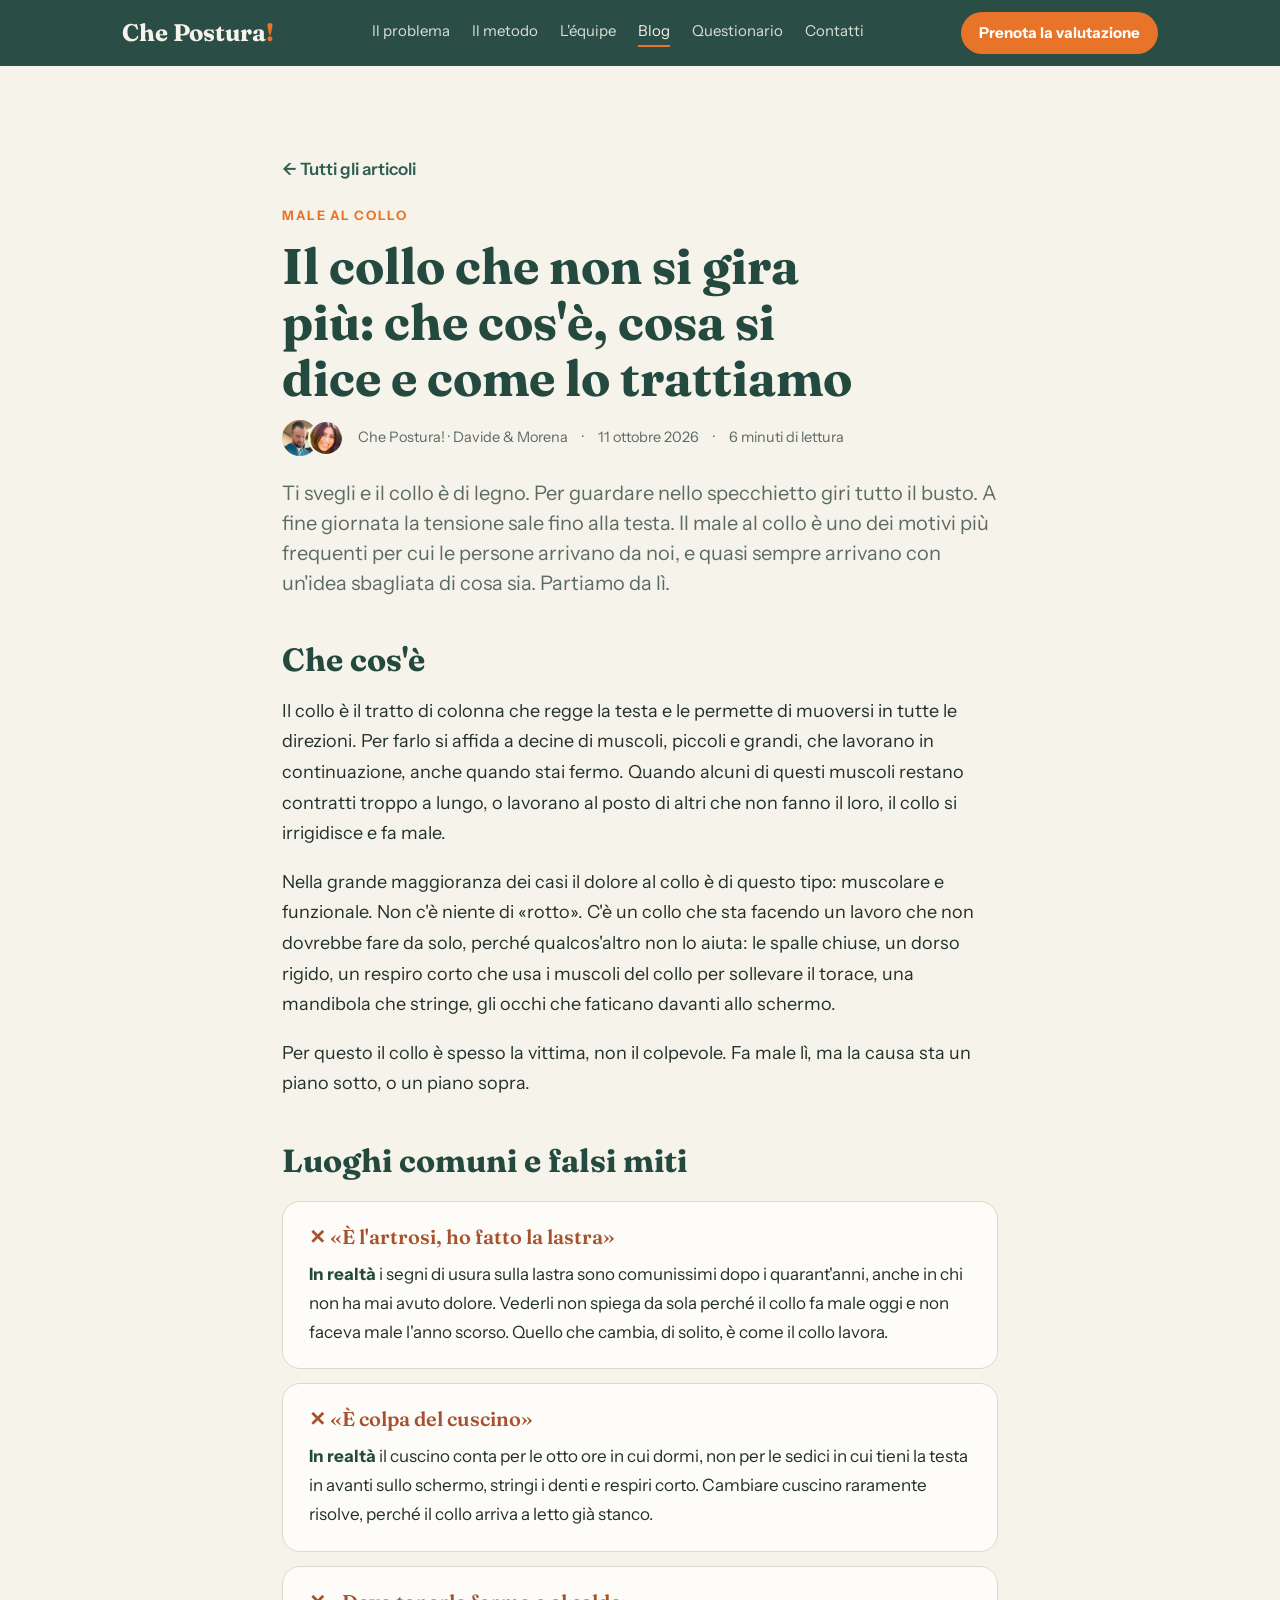
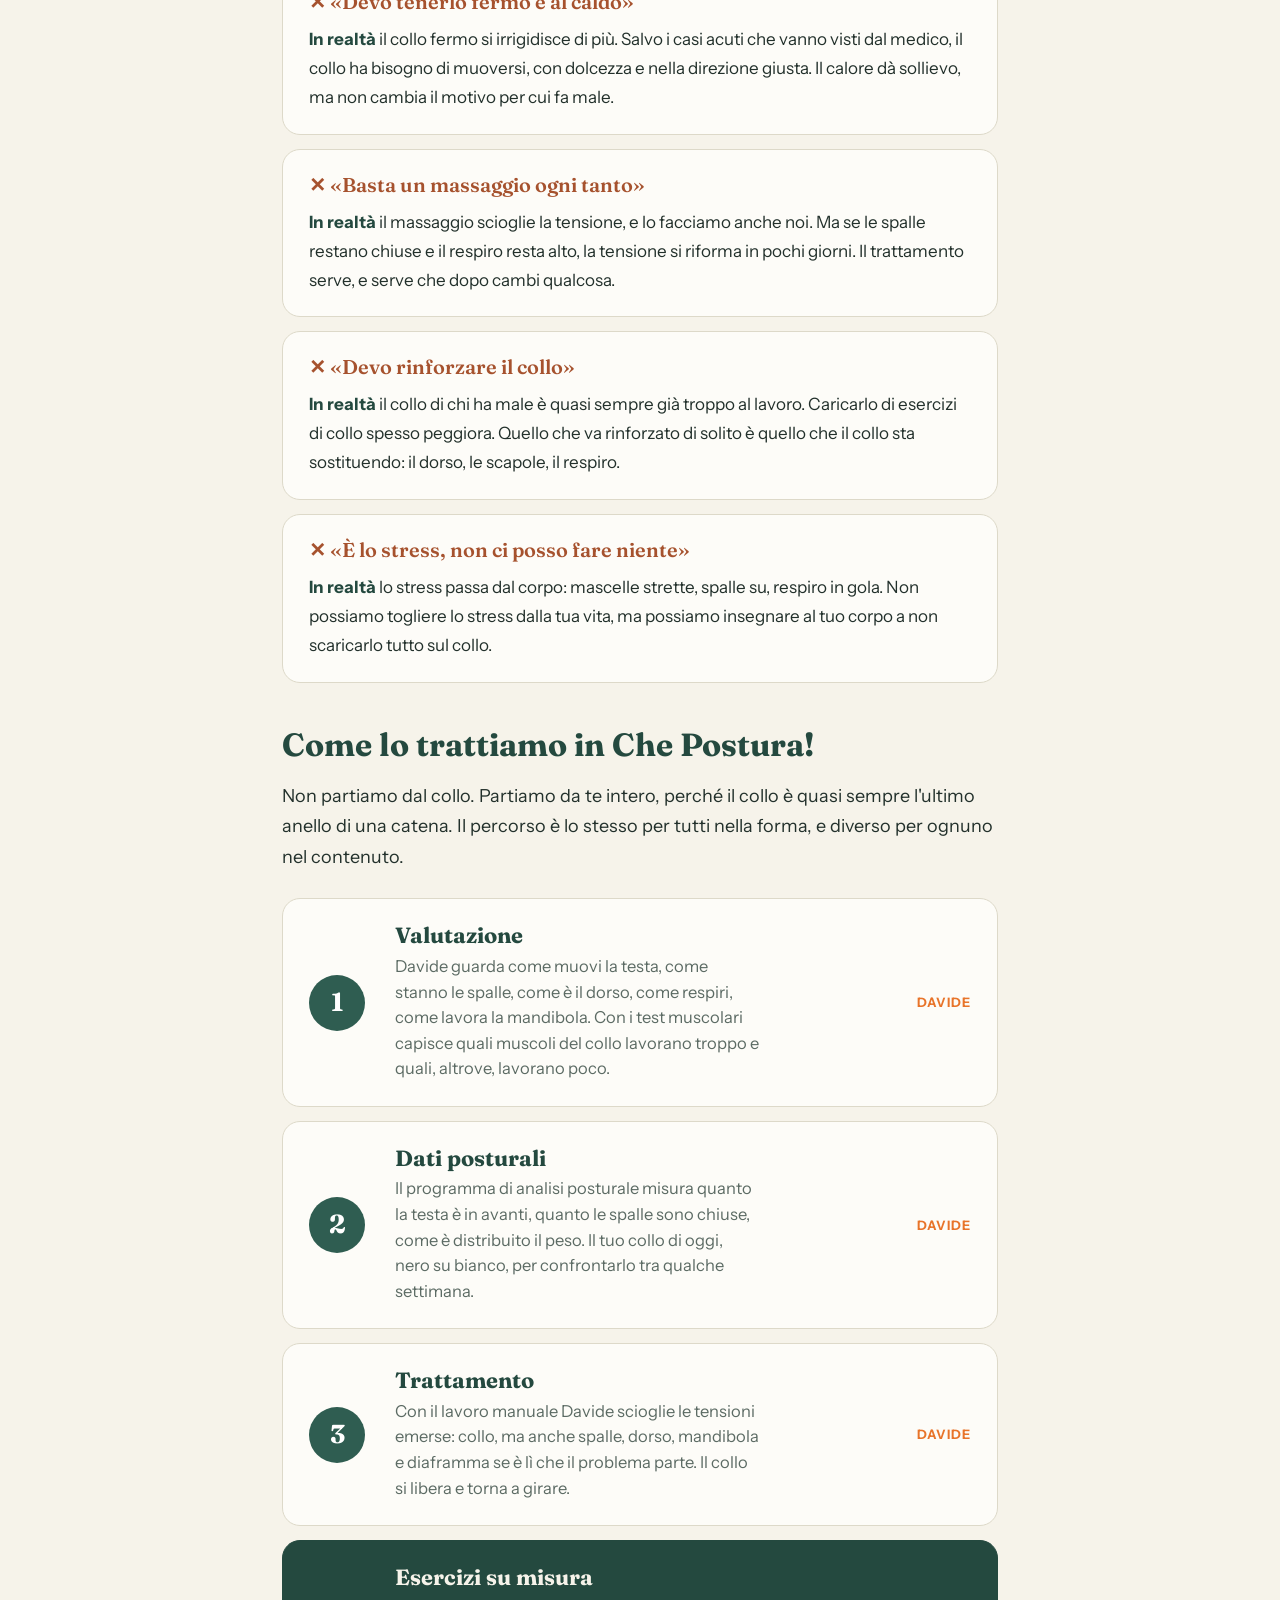
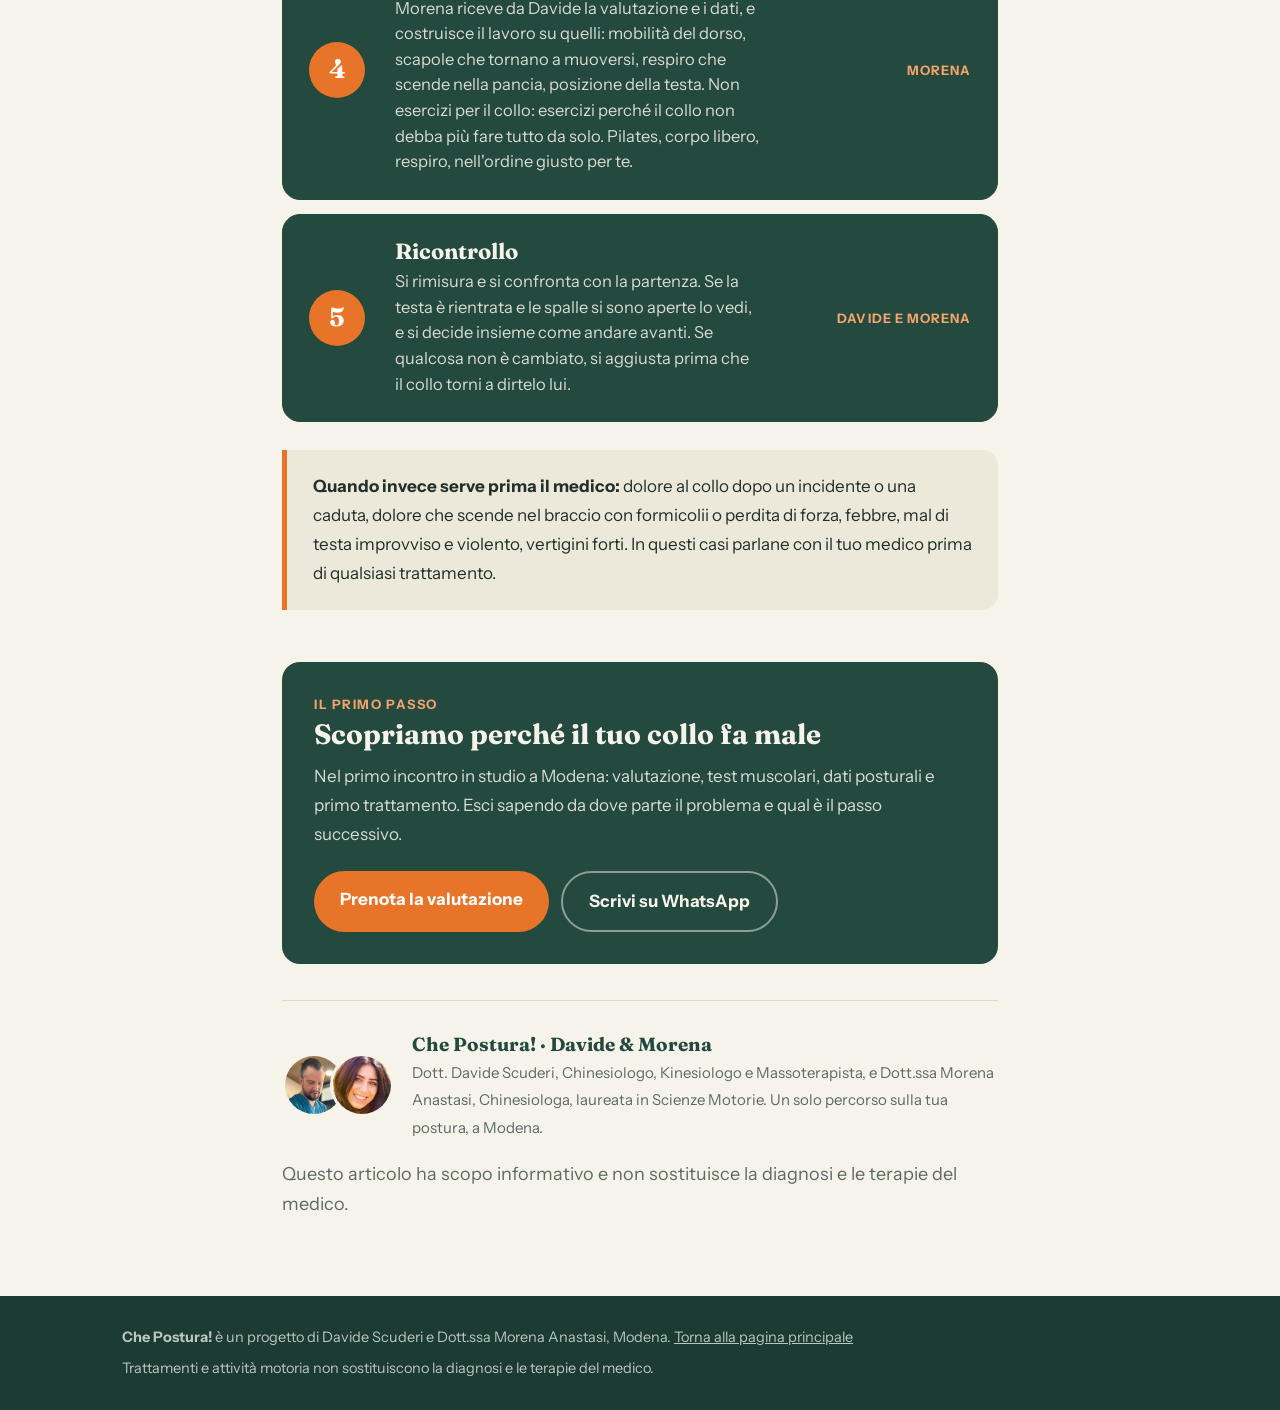
<file: blog/male-al-collo.html>
<!DOCTYPE html>
<html lang="it">
<head>
  <meta charset="UTF-8">
  <meta name="viewport" content="width=device-width, initial-scale=1">
  <title>Male al collo: che cos'è, falsi miti e come lo trattiamo — Blog Che Postura!</title>
  <meta name="description" content="Dolore e rigidità al collo: che cos'è davvero, i luoghi comuni da lasciar perdere e come lo trattiamo in Che Postura! con valutazione, dati posturali, trattamento ed esercizi su misura.">
  <link rel="canonical" href="https://davidemcb.github.io/che-postura/blog/male-al-collo.html">
  <link rel="preconnect" href="https://fonts.googleapis.com">
  <link rel="preconnect" href="https://fonts.gstatic.com" crossorigin>
  <link rel="stylesheet" href="https://fonts.googleapis.com/css2?family=Fraunces:opsz,wght@9..144,600;9..144,700&family=Instrument+Sans:wght@400;600;700&display=swap">
  <link rel="stylesheet" href="../stile.css">
</head>
<body>

<header class="testata">
  <div class="contenitore">
    <a class="marchio" href="../">Che Postura<span>!</span></a>
    <nav>
      <a href="../#problema">Il problema</a>
      <a href="../#metodo">Il metodo</a>
      <a href="../#equipe">L'équipe</a>
      <a class="attivo" href="./">Blog</a>
      <a href="../questionario/">Questionario</a>
      <a href="../#contatti">Contatti</a>
    </nav>
    <a class="bottone" href="https://calendly.com/infokinesiologia/consulenza" target="_blank" rel="noopener">Prenota la valutazione</a>
  </div>
</header>

<main>
  <article class="articolo">
    <div class="contenitore">
      <a class="torna" href="./">← Tutti gli articoli</a>
      <div class="occhiello" style="margin-top:22px">Male al collo</div>
      <h1>Il collo che non si gira più: che cos'è, cosa si dice e come lo trattiamo</h1>
      <div class="meta">
        <span class="foto"><img src="../img/davide.jpg" alt=""><img src="../img/morena.jpg" alt=""></span>
        <span>Che Postura! · Davide &amp; Morena</span> · <span>11 ottobre 2026</span> · <span>6 minuti di lettura</span>
      </div>
      <p class="apri">Ti svegli e il collo è di legno. Per guardare nello specchietto giri tutto il busto. A fine giornata la tensione sale fino alla testa. Il male al collo è uno dei motivi più frequenti per cui le persone arrivano da noi, e quasi sempre arrivano con un'idea sbagliata di cosa sia. Partiamo da lì.</p>

      <div class="corpo">
        <h2>Che cos'è</h2>
        <p>Il collo è il tratto di colonna che regge la testa e le permette di muoversi in tutte le direzioni. Per farlo si affida a decine di muscoli, piccoli e grandi, che lavorano in continuazione, anche quando stai fermo. Quando alcuni di questi muscoli restano contratti troppo a lungo, o lavorano al posto di altri che non fanno il loro, il collo si irrigidisce e fa male.</p>
        <p>Nella grande maggioranza dei casi il dolore al collo è di questo tipo: muscolare e funzionale. Non c'è niente di «rotto». C'è un collo che sta facendo un lavoro che non dovrebbe fare da solo, perché qualcos'altro non lo aiuta: le spalle chiuse, un dorso rigido, un respiro corto che usa i muscoli del collo per sollevare il torace, una mandibola che stringe, gli occhi che faticano davanti allo schermo.</p>
        <p>Per questo il collo è spesso la vittima, non il colpevole. Fa male lì, ma la causa sta un piano sotto, o un piano sopra.</p>

        <h2>Luoghi comuni e falsi miti</h2>
        <div class="miti">
          <div class="mito">
            <b class="dice">«È l'artrosi, ho fatto la lastra»</b>
            <p><b>In realtà</b> i segni di usura sulla lastra sono comunissimi dopo i quarant'anni, anche in chi non ha mai avuto dolore. Vederli non spiega da sola perché il collo fa male oggi e non faceva male l'anno scorso. Quello che cambia, di solito, è come il collo lavora.</p>
          </div>
          <div class="mito">
            <b class="dice">«È colpa del cuscino»</b>
            <p><b>In realtà</b> il cuscino conta per le otto ore in cui dormi, non per le sedici in cui tieni la testa in avanti sullo schermo, stringi i denti e respiri corto. Cambiare cuscino raramente risolve, perché il collo arriva a letto già stanco.</p>
          </div>
          <div class="mito">
            <b class="dice">«Devo tenerlo fermo e al caldo»</b>
            <p><b>In realtà</b> il collo fermo si irrigidisce di più. Salvo i casi acuti che vanno visti dal medico, il collo ha bisogno di muoversi, con dolcezza e nella direzione giusta. Il calore dà sollievo, ma non cambia il motivo per cui fa male.</p>
          </div>
          <div class="mito">
            <b class="dice">«Basta un massaggio ogni tanto»</b>
            <p><b>In realtà</b> il massaggio scioglie la tensione, e lo facciamo anche noi. Ma se le spalle restano chiuse e il respiro resta alto, la tensione si riforma in pochi giorni. Il trattamento serve, e serve che dopo cambi qualcosa.</p>
          </div>
          <div class="mito">
            <b class="dice">«Devo rinforzare il collo»</b>
            <p><b>In realtà</b> il collo di chi ha male è quasi sempre già troppo al lavoro. Caricarlo di esercizi di collo spesso peggiora. Quello che va rinforzato di solito è quello che il collo sta sostituendo: il dorso, le scapole, il respiro.</p>
          </div>
          <div class="mito">
            <b class="dice">«È lo stress, non ci posso fare niente»</b>
            <p><b>In realtà</b> lo stress passa dal corpo: mascelle strette, spalle su, respiro in gola. Non possiamo togliere lo stress dalla tua vita, ma possiamo insegnare al tuo corpo a non scaricarlo tutto sul collo.</p>
          </div>
        </div>

        <h2>Come lo trattiamo in Che Postura!</h2>
        <p>Non partiamo dal collo. Partiamo da te intero, perché il collo è quasi sempre l'ultimo anello di una catena. Il percorso è lo stesso per tutti nella forma, e diverso per ognuno nel contenuto.</p>
        <div class="passi">
          <div class="passo">
            <span class="n">1</span>
            <div><h3>Valutazione</h3><p>Davide guarda come muovi la testa, come stanno le spalle, come è il dorso, come respiri, come lavora la mandibola. Con i test muscolari capisce quali muscoli del collo lavorano troppo e quali, altrove, lavorano poco.</p></div>
            <span class="chi">Davide</span>
          </div>
          <div class="passo">
            <span class="n">2</span>
            <div><h3>Dati posturali</h3><p>Il programma di analisi posturale misura quanto la testa è in avanti, quanto le spalle sono chiuse, come è distribuito il peso. Il tuo collo di oggi, nero su bianco, per confrontarlo tra qualche settimana.</p></div>
            <span class="chi">Davide</span>
          </div>
          <div class="passo">
            <span class="n">3</span>
            <div><h3>Trattamento</h3><p>Con il lavoro manuale Davide scioglie le tensioni emerse: collo, ma anche spalle, dorso, mandibola e diaframma se è lì che il problema parte. Il collo si libera e torna a girare.</p></div>
            <span class="chi">Davide</span>
          </div>
          <div class="passo insieme">
            <span class="n">4</span>
            <div><h3>Esercizi su misura</h3><p>Morena riceve da Davide la valutazione e i dati, e costruisce il lavoro su quelli: mobilità del dorso, scapole che tornano a muoversi, respiro che scende nella pancia, posizione della testa. Non esercizi per il collo: esercizi perché il collo non debba più fare tutto da solo. Pilates, corpo libero, respiro, nell'ordine giusto per te.</p></div>
            <span class="chi">Morena</span>
          </div>
          <div class="passo insieme">
            <span class="n">5</span>
            <div><h3>Ricontrollo</h3><p>Si rimisura e si confronta con la partenza. Se la testa è rientrata e le spalle si sono aperte lo vedi, e si decide insieme come andare avanti. Se qualcosa non è cambiato, si aggiusta prima che il collo torni a dirtelo lui.</p></div>
            <span class="chi">Davide e Morena</span>
          </div>
        </div>

        <div class="nota">
          <p><b>Quando invece serve prima il medico:</b> dolore al collo dopo un incidente o una caduta, dolore che scende nel braccio con formicolii o perdita di forza, febbre, mal di testa improvviso e violento, vertigini forti. In questi casi parlane con il tuo medico prima di qualsiasi trattamento.</p>
        </div>

        <div class="chiusura">
          <div class="occhiello" style="color:var(--arancio-chiaro)">Il primo passo</div>
          <h2>Scopriamo perché il tuo collo fa male</h2>
          <p>Nel primo incontro in studio a Modena: valutazione, test muscolari, dati posturali e primo trattamento. Esci sapendo da dove parte il problema e qual è il passo successivo.</p>
          <div class="azioni">
            <a class="bottone" href="https://calendly.com/infokinesiologia/consulenza" target="_blank" rel="noopener">Prenota la valutazione</a>
            <a class="bottone chiaro" href="https://wa.me/393481514382" target="_blank" rel="noopener">Scrivi su WhatsApp</a>
          </div>
        </div>

        <div class="autore doppio">
          <div class="foto"><img src="../img/davide.jpg" alt="Davide Scuderi"><img src="../img/morena.jpg" alt="Morena Anastasi"></div>
          <div>
            <b>Che Postura! · Davide &amp; Morena</b>
            <span>Dott. Davide Scuderi, Chinesiologo, Kinesiologo e Massoterapista, e Dott.ssa Morena Anastasi, Chinesiologa, laureata in Scienze Motorie. Un solo percorso sulla tua postura, a Modena.</span>
          </div>
        </div>

        <p class="avviso">Questo articolo ha scopo informativo e non sostituisce la diagnosi e le terapie del medico.</p>
      </div>
    </div>
  </article>
</main>

<footer>
  <div class="contenitore">
    <p><b>Che Postura!</b> è un progetto di Davide Scuderi e Dott.ssa Morena Anastasi, Modena. <a href="../">Torna alla pagina principale</a></p>
    <p>Trattamenti e attività motoria non sostituiscono la diagnosi e le terapie del medico.</p>
  </div>
</footer>

</body>
</html>
</file>
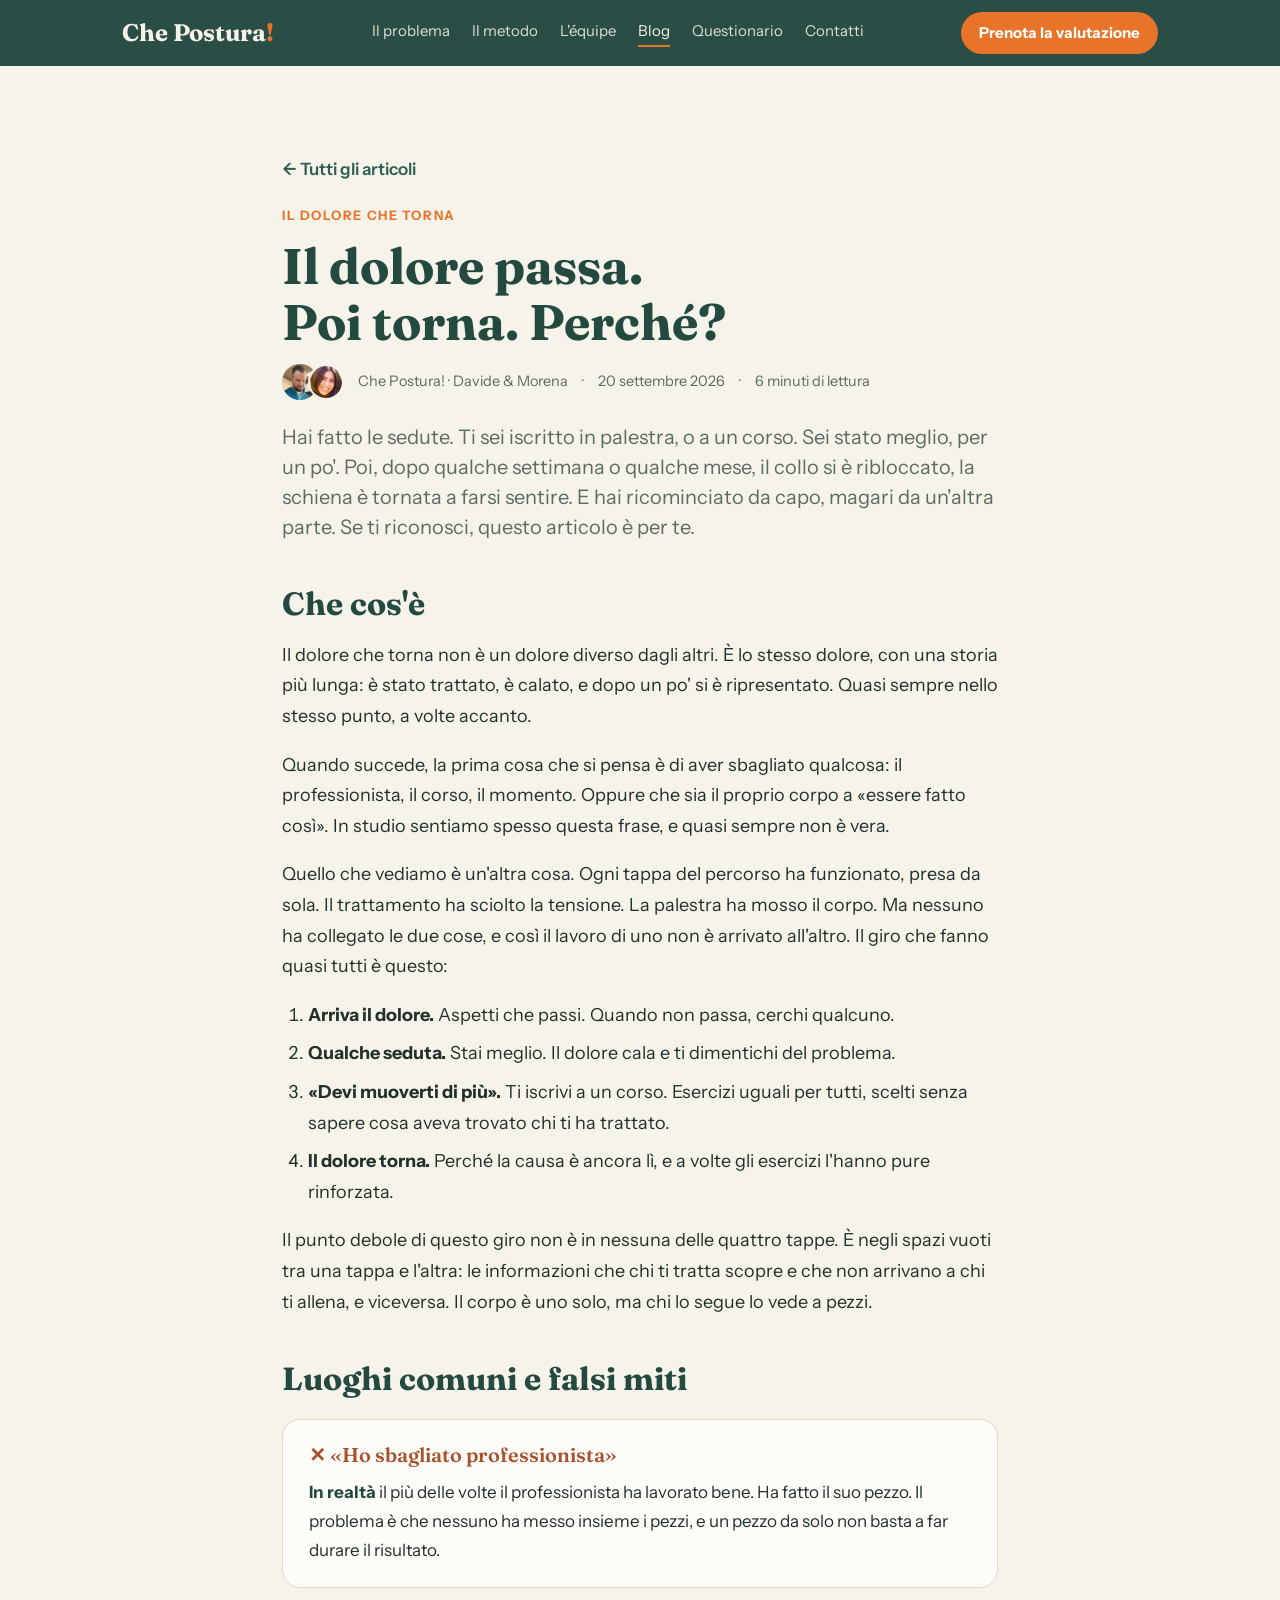
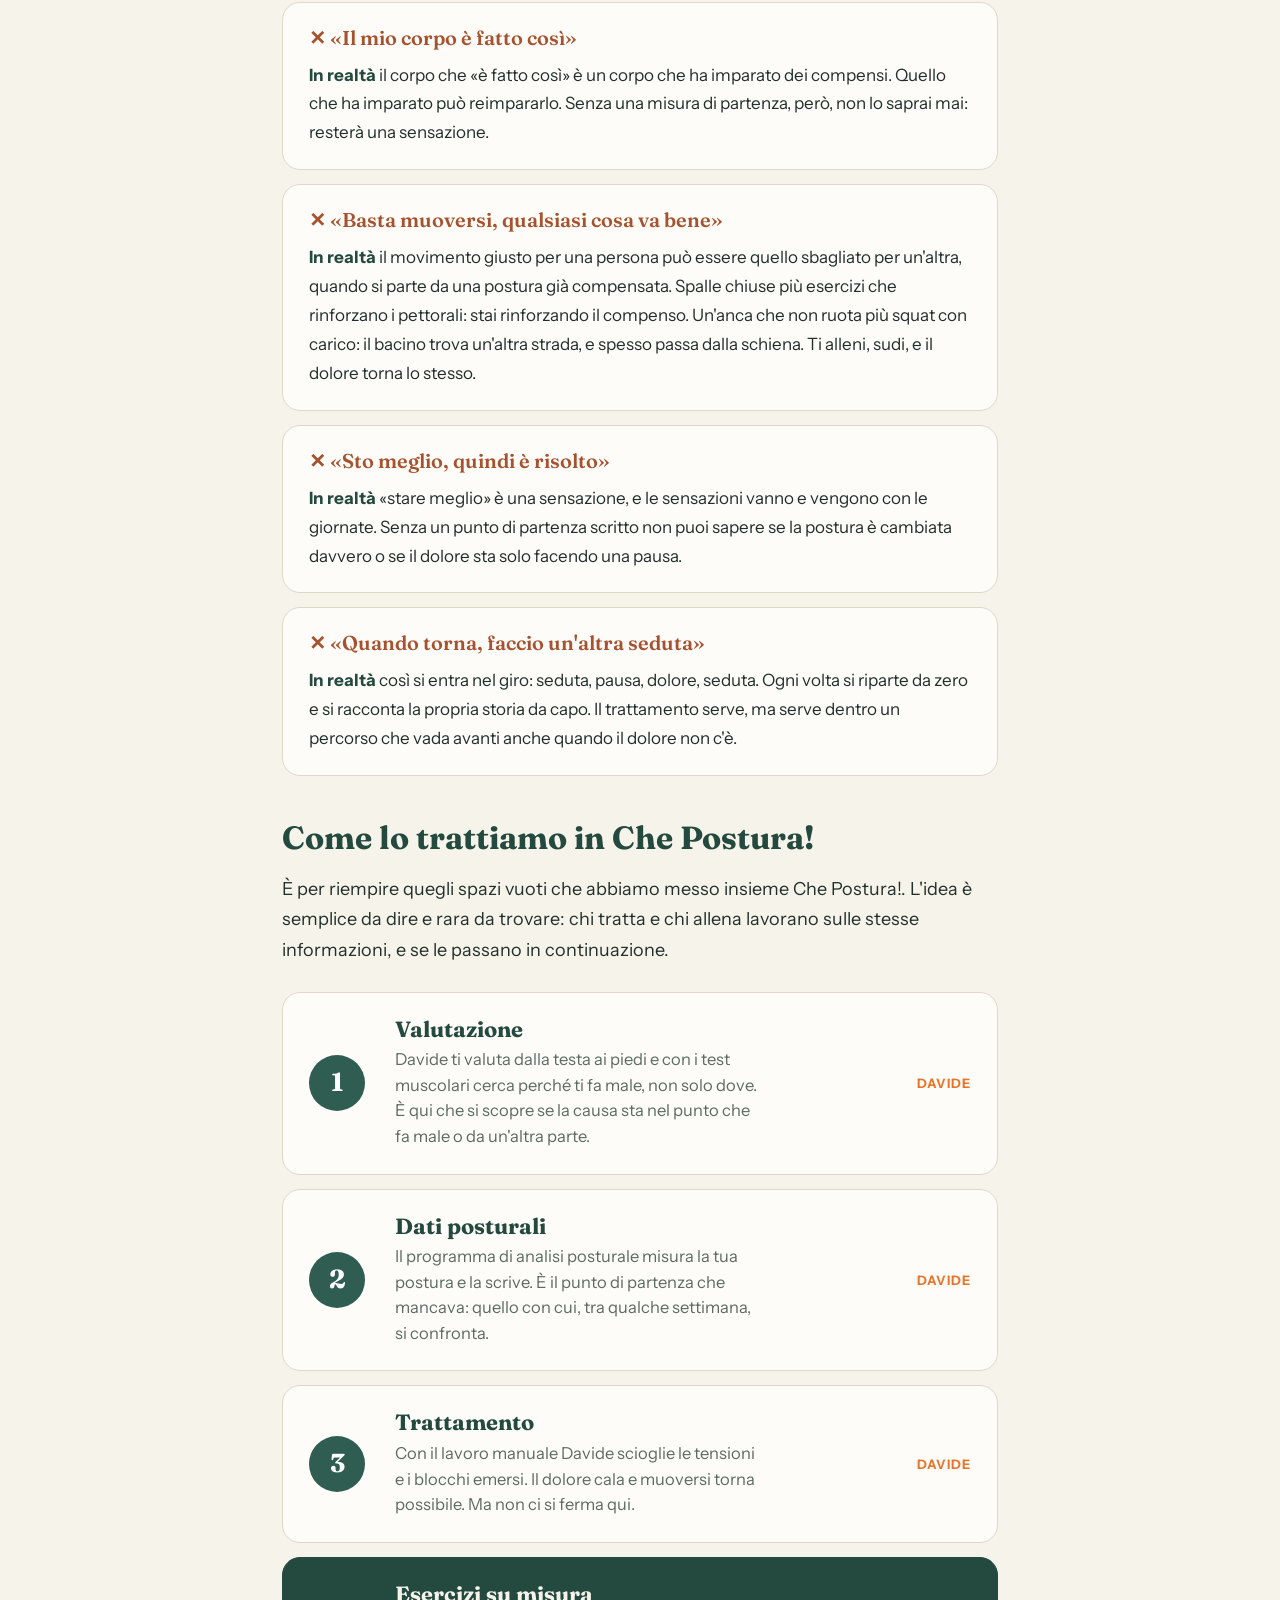
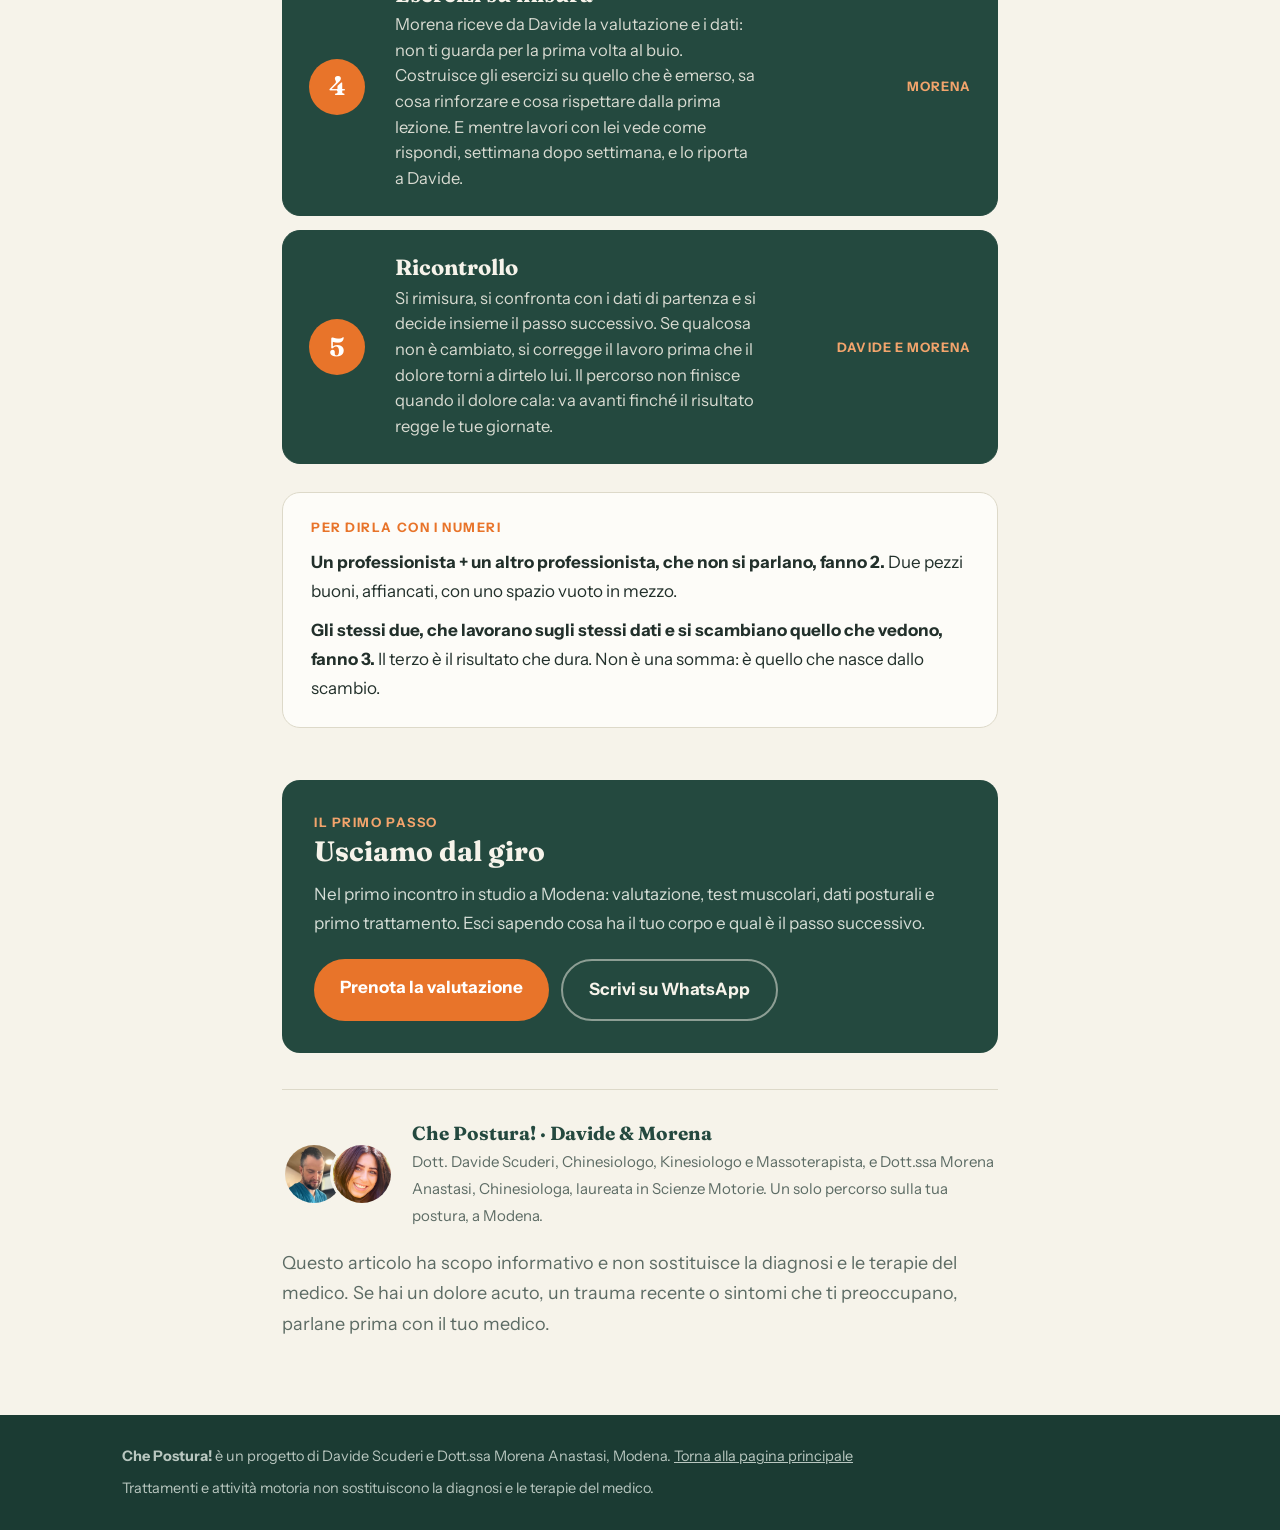
<file: blog/perche-il-dolore-torna.html>
<!DOCTYPE html>
<html lang="it">
<head>
  <meta charset="UTF-8">
  <meta name="viewport" content="width=device-width, initial-scale=1">
  <title>Il dolore passa. Poi torna. Perché? — Blog Che Postura!</title>
  <meta name="description" content="Sedute, palestra, miglioramento, poi di nuovo il dolore. Che cos'è il dolore che torna, i falsi miti su cui si inciampa e come lo trattiamo in Che Postura! quando chi tratta e chi allena lavorano sugli stessi dati.">
  <link rel="canonical" href="https://davidemcb.github.io/che-postura/blog/perche-il-dolore-torna.html">
  <link rel="preconnect" href="https://fonts.googleapis.com">
  <link rel="preconnect" href="https://fonts.gstatic.com" crossorigin>
  <link rel="stylesheet" href="https://fonts.googleapis.com/css2?family=Fraunces:opsz,wght@9..144,600;9..144,700&family=Instrument+Sans:wght@400;600;700&display=swap">
  <link rel="stylesheet" href="../stile.css">
</head>
<body>

<header class="testata">
  <div class="contenitore">
    <a class="marchio" href="../">Che Postura<span>!</span></a>
    <nav>
      <a href="../#problema">Il problema</a>
      <a href="../#metodo">Il metodo</a>
      <a href="../#equipe">L'équipe</a>
      <a class="attivo" href="./">Blog</a>
      <a href="../questionario/">Questionario</a>
      <a href="../#contatti">Contatti</a>
    </nav>
    <a class="bottone" href="https://calendly.com/infokinesiologia/consulenza" target="_blank" rel="noopener">Prenota la valutazione</a>
  </div>
</header>

<main>
  <article class="articolo">
    <div class="contenitore">
      <a class="torna" href="./">← Tutti gli articoli</a>
      <div class="occhiello" style="margin-top:22px">Il dolore che torna</div>
      <h1>Il dolore passa. Poi torna. Perché?</h1>
      <div class="meta">
        <span class="foto"><img src="../img/davide.jpg" alt=""><img src="../img/morena.jpg" alt=""></span>
        <span>Che Postura! · Davide &amp; Morena</span> · <span>20 settembre 2026</span> · <span>6 minuti di lettura</span>
      </div>
      <p class="apri">Hai fatto le sedute. Ti sei iscritto in palestra, o a un corso. Sei stato meglio, per un po'. Poi, dopo qualche settimana o qualche mese, il collo si è ribloccato, la schiena è tornata a farsi sentire. E hai ricominciato da capo, magari da un'altra parte. Se ti riconosci, questo articolo è per te.</p>

      <div class="corpo">
        <h2>Che cos'è</h2>
        <p>Il dolore che torna non è un dolore diverso dagli altri. È lo stesso dolore, con una storia più lunga: è stato trattato, è calato, e dopo un po' si è ripresentato. Quasi sempre nello stesso punto, a volte accanto.</p>
        <p>Quando succede, la prima cosa che si pensa è di aver sbagliato qualcosa: il professionista, il corso, il momento. Oppure che sia il proprio corpo a «essere fatto così». In studio sentiamo spesso questa frase, e quasi sempre non è vera.</p>
        <p>Quello che vediamo è un'altra cosa. Ogni tappa del percorso ha funzionato, presa da sola. Il trattamento ha sciolto la tensione. La palestra ha mosso il corpo. Ma nessuno ha collegato le due cose, e così il lavoro di uno non è arrivato all'altro. Il giro che fanno quasi tutti è questo:</p>
        <ol>
          <li><b>Arriva il dolore.</b> Aspetti che passi. Quando non passa, cerchi qualcuno.</li>
          <li><b>Qualche seduta.</b> Stai meglio. Il dolore cala e ti dimentichi del problema.</li>
          <li><b>«Devi muoverti di più».</b> Ti iscrivi a un corso. Esercizi uguali per tutti, scelti senza sapere cosa aveva trovato chi ti ha trattato.</li>
          <li><b>Il dolore torna.</b> Perché la causa è ancora lì, e a volte gli esercizi l'hanno pure rinforzata.</li>
        </ol>
        <p>Il punto debole di questo giro non è in nessuna delle quattro tappe. È negli spazi vuoti tra una tappa e l'altra: le informazioni che chi ti tratta scopre e che non arrivano a chi ti allena, e viceversa. Il corpo è uno solo, ma chi lo segue lo vede a pezzi.</p>

        <h2>Luoghi comuni e falsi miti</h2>
        <div class="miti">
          <div class="mito">
            <b class="dice">«Ho sbagliato professionista»</b>
            <p><b>In realtà</b> il più delle volte il professionista ha lavorato bene. Ha fatto il suo pezzo. Il problema è che nessuno ha messo insieme i pezzi, e un pezzo da solo non basta a far durare il risultato.</p>
          </div>
          <div class="mito">
            <b class="dice">«Il mio corpo è fatto così»</b>
            <p><b>In realtà</b> il corpo che «è fatto così» è un corpo che ha imparato dei compensi. Quello che ha imparato può reimpararlo. Senza una misura di partenza, però, non lo saprai mai: resterà una sensazione.</p>
          </div>
          <div class="mito">
            <b class="dice">«Basta muoversi, qualsiasi cosa va bene»</b>
            <p><b>In realtà</b> il movimento giusto per una persona può essere quello sbagliato per un'altra, quando si parte da una postura già compensata. Spalle chiuse più esercizi che rinforzano i pettorali: stai rinforzando il compenso. Un'anca che non ruota più squat con carico: il bacino trova un'altra strada, e spesso passa dalla schiena. Ti alleni, sudi, e il dolore torna lo stesso.</p>
          </div>
          <div class="mito">
            <b class="dice">«Sto meglio, quindi è risolto»</b>
            <p><b>In realtà</b> «stare meglio» è una sensazione, e le sensazioni vanno e vengono con le giornate. Senza un punto di partenza scritto non puoi sapere se la postura è cambiata davvero o se il dolore sta solo facendo una pausa.</p>
          </div>
          <div class="mito">
            <b class="dice">«Quando torna, faccio un'altra seduta»</b>
            <p><b>In realtà</b> così si entra nel giro: seduta, pausa, dolore, seduta. Ogni volta si riparte da zero e si racconta la propria storia da capo. Il trattamento serve, ma serve dentro un percorso che vada avanti anche quando il dolore non c'è.</p>
          </div>
        </div>

        <h2>Come lo trattiamo in Che Postura!</h2>
        <p>È per riempire quegli spazi vuoti che abbiamo messo insieme Che Postura!. L'idea è semplice da dire e rara da trovare: chi tratta e chi allena lavorano sulle stesse informazioni, e se le passano in continuazione.</p>
        <div class="passi">
          <div class="passo">
            <span class="n">1</span>
            <div><h3>Valutazione</h3><p>Davide ti valuta dalla testa ai piedi e con i test muscolari cerca perché ti fa male, non solo dove. È qui che si scopre se la causa sta nel punto che fa male o da un'altra parte.</p></div>
            <span class="chi">Davide</span>
          </div>
          <div class="passo">
            <span class="n">2</span>
            <div><h3>Dati posturali</h3><p>Il programma di analisi posturale misura la tua postura e la scrive. È il punto di partenza che mancava: quello con cui, tra qualche settimana, si confronta.</p></div>
            <span class="chi">Davide</span>
          </div>
          <div class="passo">
            <span class="n">3</span>
            <div><h3>Trattamento</h3><p>Con il lavoro manuale Davide scioglie le tensioni e i blocchi emersi. Il dolore cala e muoversi torna possibile. Ma non ci si ferma qui.</p></div>
            <span class="chi">Davide</span>
          </div>
          <div class="passo insieme">
            <span class="n">4</span>
            <div><h3>Esercizi su misura</h3><p>Morena riceve da Davide la valutazione e i dati: non ti guarda per la prima volta al buio. Costruisce gli esercizi su quello che è emerso, sa cosa rinforzare e cosa rispettare dalla prima lezione. E mentre lavori con lei vede come rispondi, settimana dopo settimana, e lo riporta a Davide.</p></div>
            <span class="chi">Morena</span>
          </div>
          <div class="passo insieme">
            <span class="n">5</span>
            <div><h3>Ricontrollo</h3><p>Si rimisura, si confronta con i dati di partenza e si decide insieme il passo successivo. Se qualcosa non è cambiato, si corregge il lavoro prima che il dolore torni a dirtelo lui. Il percorso non finisce quando il dolore cala: va avanti finché il risultato regge le tue giornate.</p></div>
            <span class="chi">Davide e Morena</span>
          </div>
        </div>

        <div class="esempio">
          <div class="occhiello">Per dirla con i numeri</div>
          <p><b>Un professionista + un altro professionista, che non si parlano, fanno 2.</b> Due pezzi buoni, affiancati, con uno spazio vuoto in mezzo.</p>
          <p><b>Gli stessi due, che lavorano sugli stessi dati e si scambiano quello che vedono, fanno 3.</b> Il terzo è il risultato che dura. Non è una somma: è quello che nasce dallo scambio.</p>
        </div>

        <div class="chiusura">
          <div class="occhiello" style="color:var(--arancio-chiaro)">Il primo passo</div>
          <h2>Usciamo dal giro</h2>
          <p>Nel primo incontro in studio a Modena: valutazione, test muscolari, dati posturali e primo trattamento. Esci sapendo cosa ha il tuo corpo e qual è il passo successivo.</p>
          <div class="azioni">
            <a class="bottone" href="https://calendly.com/infokinesiologia/consulenza" target="_blank" rel="noopener">Prenota la valutazione</a>
            <a class="bottone chiaro" href="https://wa.me/393481514382" target="_blank" rel="noopener">Scrivi su WhatsApp</a>
          </div>
        </div>

        <div class="autore doppio">
          <div class="foto"><img src="../img/davide.jpg" alt="Davide Scuderi"><img src="../img/morena.jpg" alt="Morena Anastasi"></div>
          <div>
            <b>Che Postura! · Davide &amp; Morena</b>
            <span>Dott. Davide Scuderi, Chinesiologo, Kinesiologo e Massoterapista, e Dott.ssa Morena Anastasi, Chinesiologa, laureata in Scienze Motorie. Un solo percorso sulla tua postura, a Modena.</span>
          </div>
        </div>

        <p class="avviso">Questo articolo ha scopo informativo e non sostituisce la diagnosi e le terapie del medico. Se hai un dolore acuto, un trauma recente o sintomi che ti preoccupano, parlane prima con il tuo medico.</p>
      </div>
    </div>
  </article>
</main>

<footer>
  <div class="contenitore">
    <p><b>Che Postura!</b> è un progetto di Davide Scuderi e Dott.ssa Morena Anastasi, Modena. <a href="../">Torna alla pagina principale</a></p>
    <p>Trattamenti e attività motoria non sostituiscono la diagnosi e le terapie del medico.</p>
  </div>
</footer>

</body>
</html>
</file>
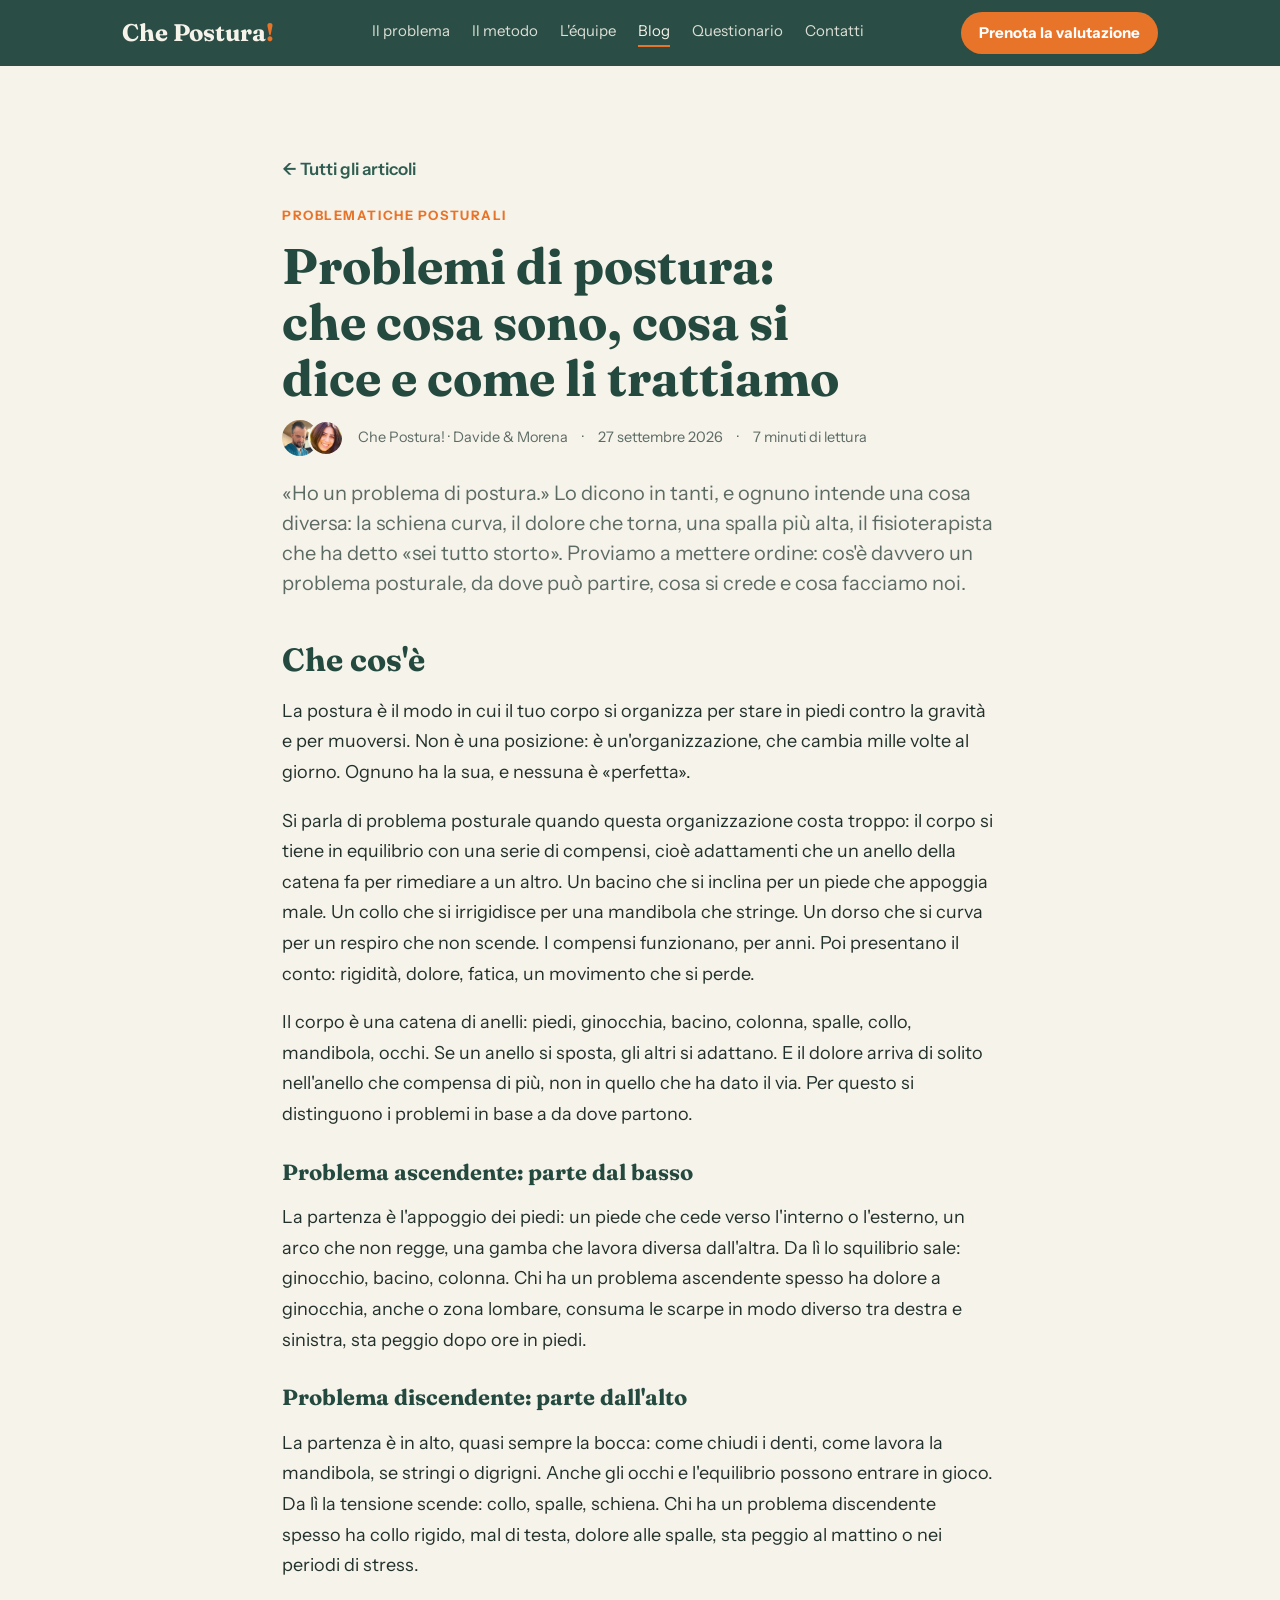
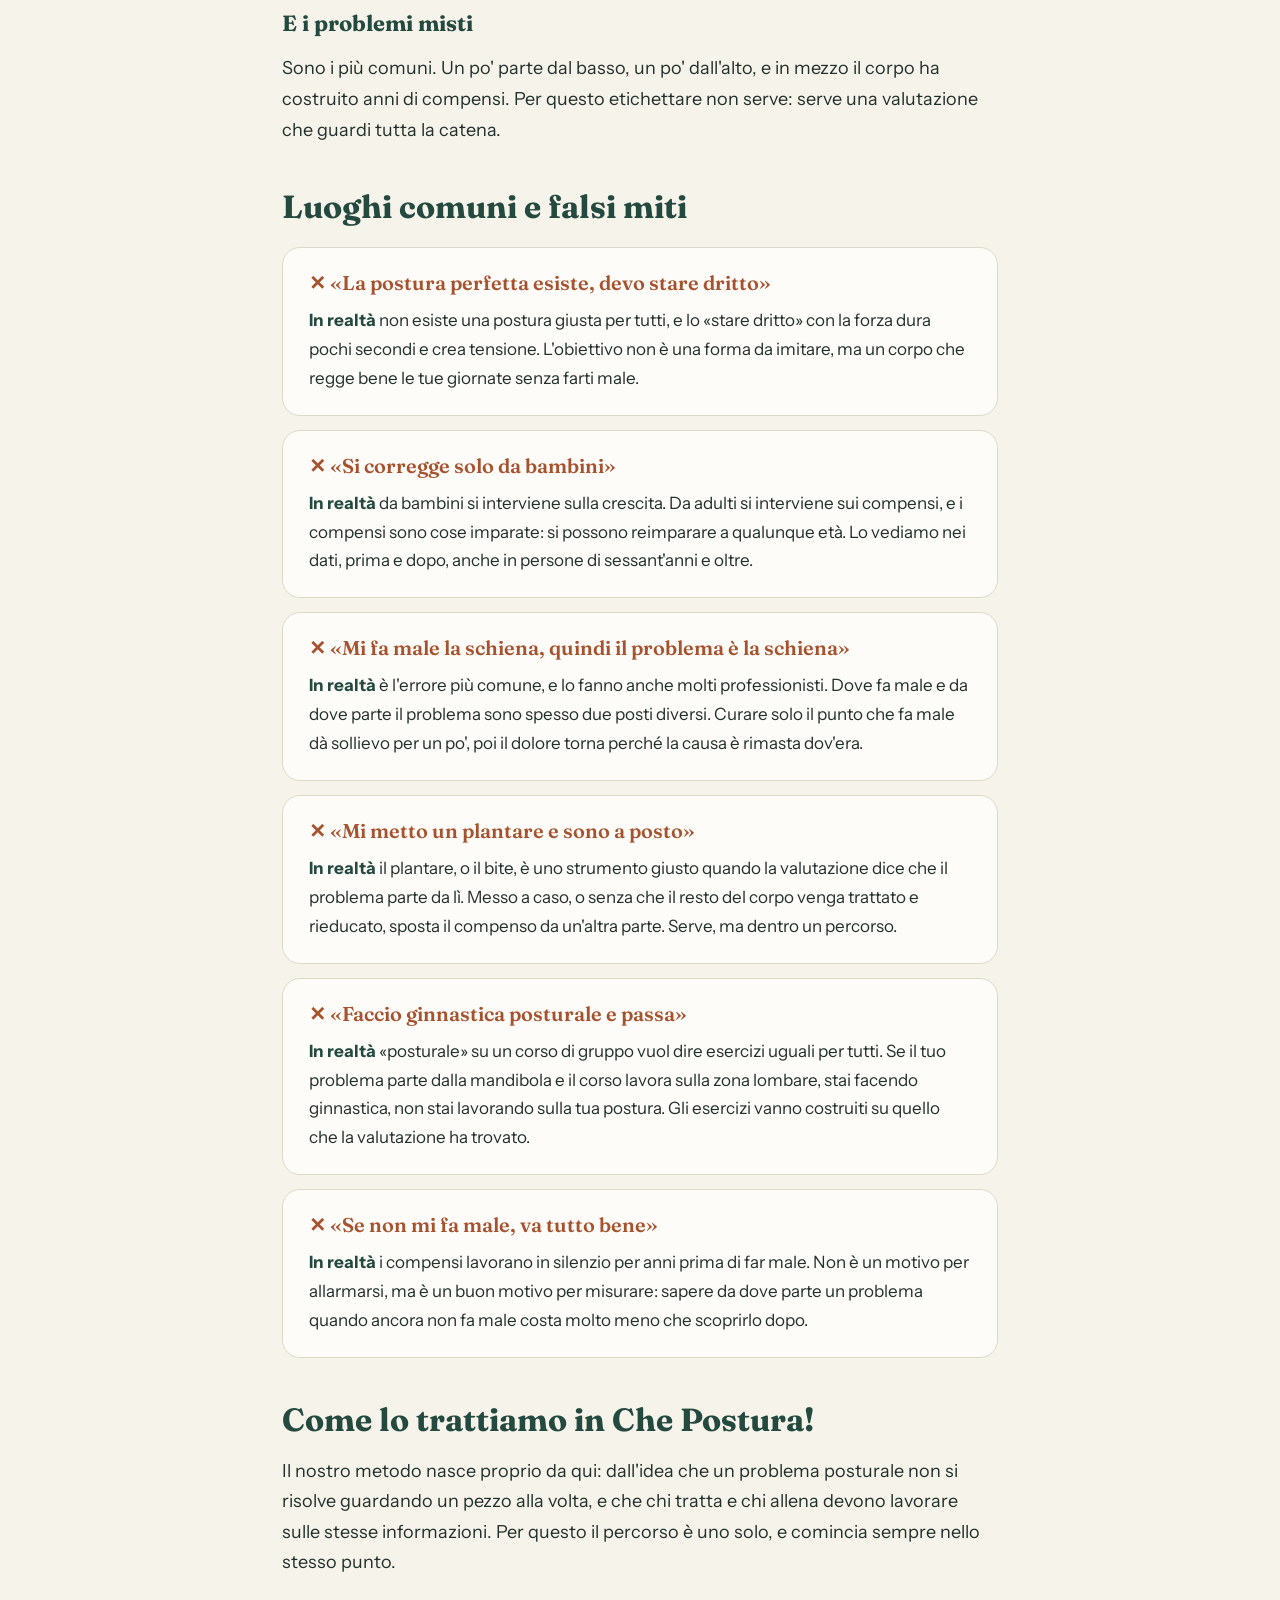
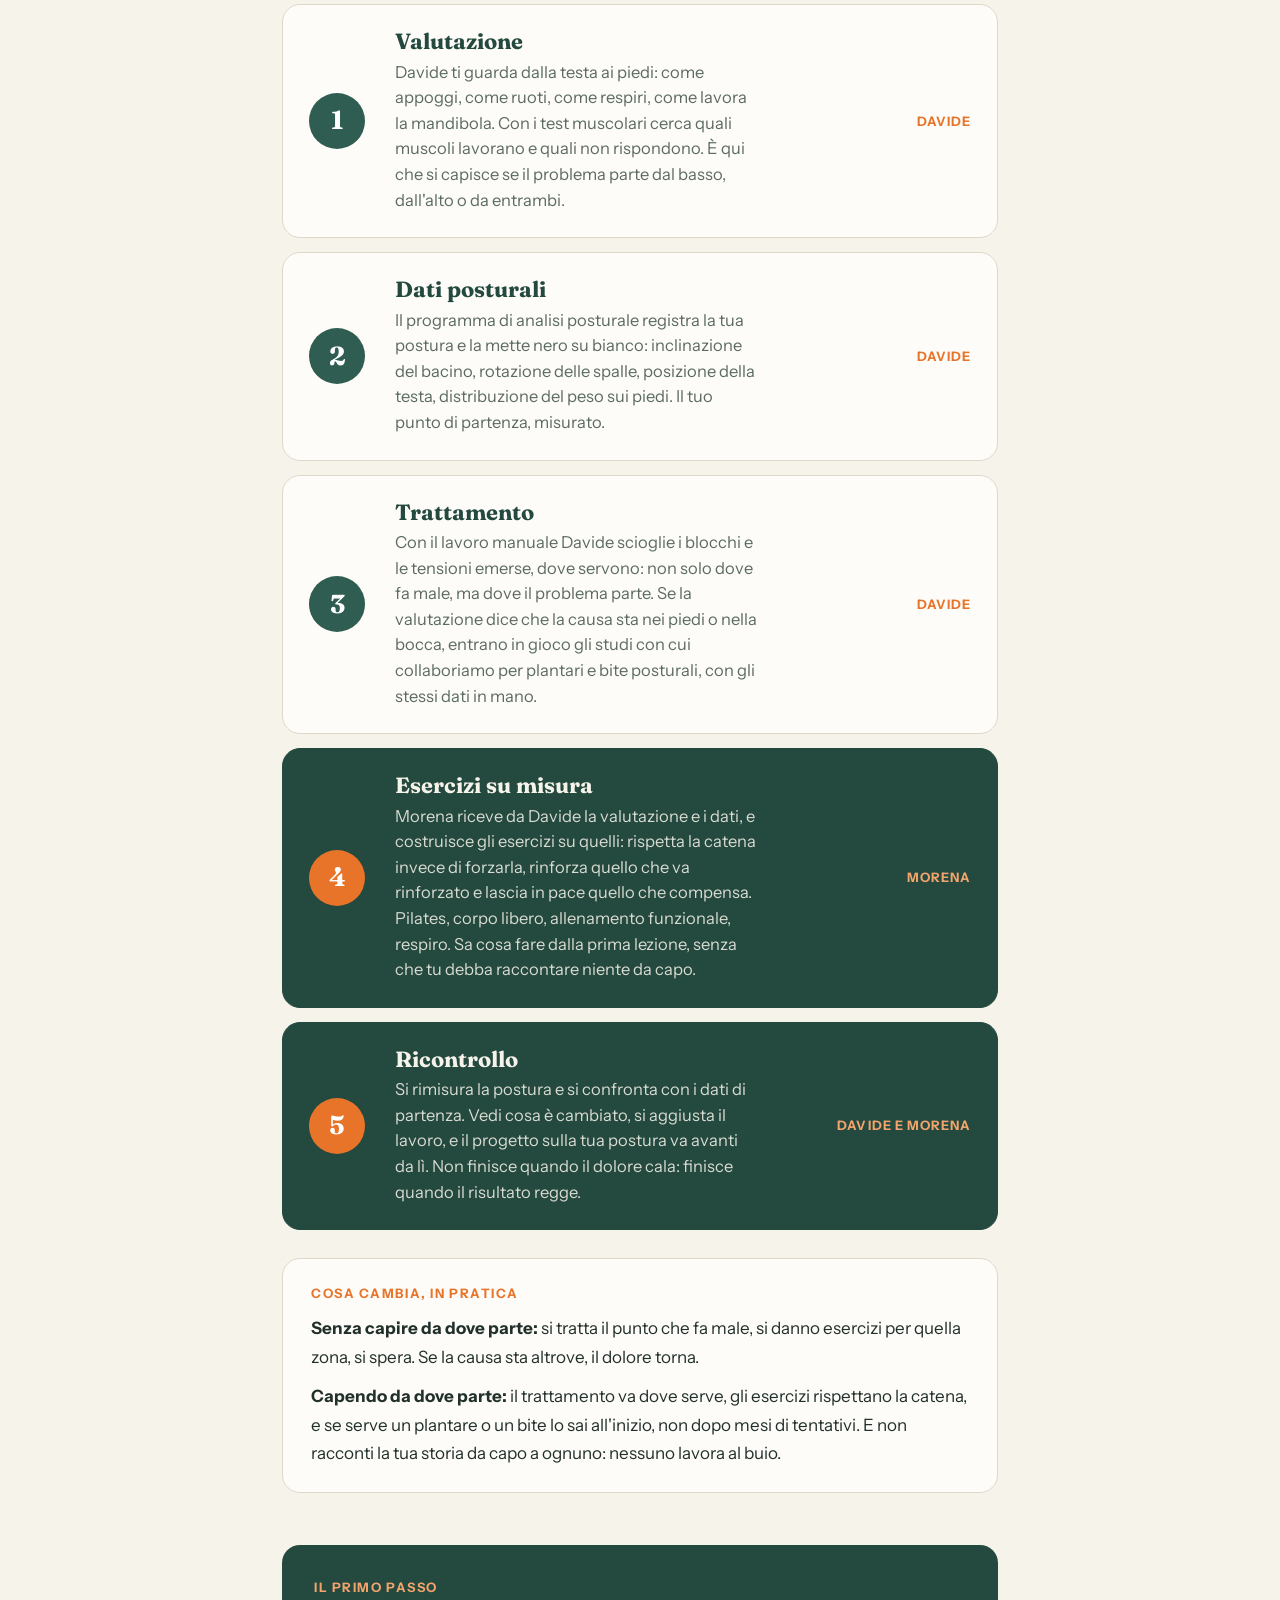
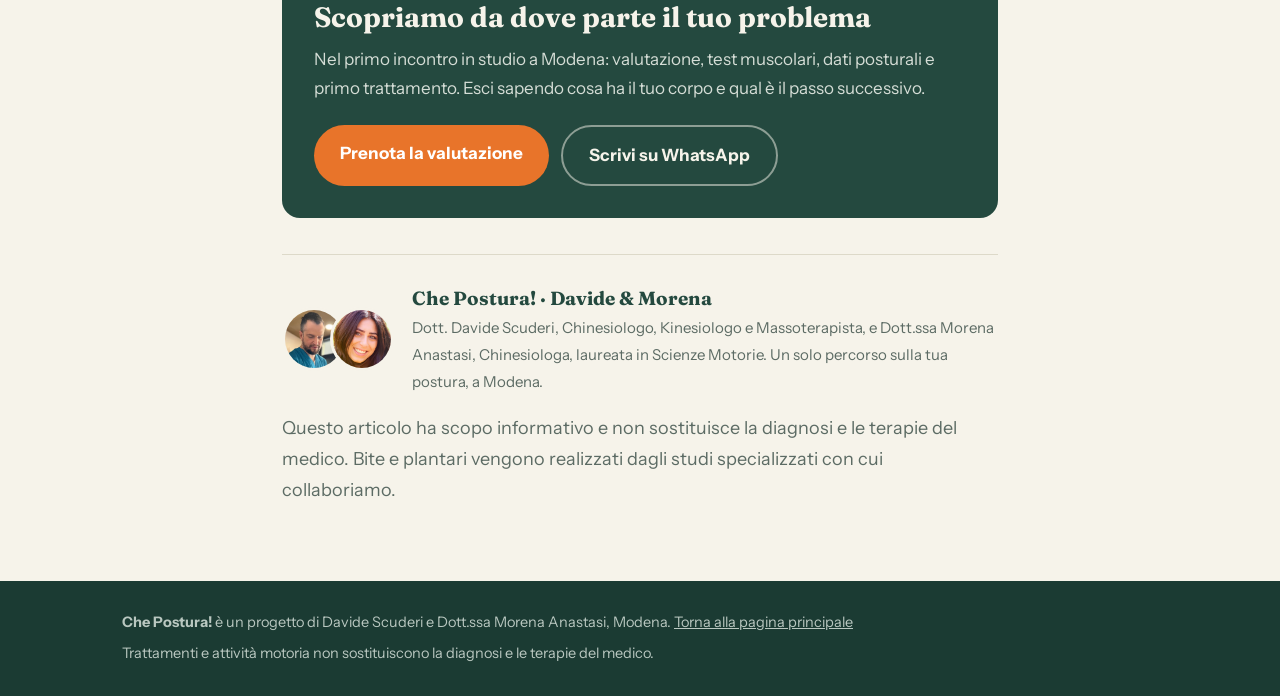
<file: blog/problematiche-posturali.html>
<!DOCTYPE html>
<html lang="it">
<head>
  <meta charset="UTF-8">
  <meta name="viewport" content="width=device-width, initial-scale=1">
  <title>Problematiche posturali: che cosa sono, falsi miti e come le trattiamo — Blog Che Postura!</title>
  <meta name="description" content="Che cos'è davvero un problema posturale, perché la causa può stare nei piedi o nella bocca, i falsi miti sulla postura e come lo trattiamo in Che Postura! con valutazione, dati, trattamento ed esercizi su misura.">
  <link rel="canonical" href="https://davidemcb.github.io/che-postura/blog/problematiche-posturali.html">
  <link rel="preconnect" href="https://fonts.googleapis.com">
  <link rel="preconnect" href="https://fonts.gstatic.com" crossorigin>
  <link rel="stylesheet" href="https://fonts.googleapis.com/css2?family=Fraunces:opsz,wght@9..144,600;9..144,700&family=Instrument+Sans:wght@400;600;700&display=swap">
  <link rel="stylesheet" href="../stile.css">
</head>
<body>

<header class="testata">
  <div class="contenitore">
    <a class="marchio" href="../">Che Postura<span>!</span></a>
    <nav>
      <a href="../#problema">Il problema</a>
      <a href="../#metodo">Il metodo</a>
      <a href="../#equipe">L'équipe</a>
      <a class="attivo" href="./">Blog</a>
      <a href="../questionario/">Questionario</a>
      <a href="../#contatti">Contatti</a>
    </nav>
    <a class="bottone" href="https://calendly.com/infokinesiologia/consulenza" target="_blank" rel="noopener">Prenota la valutazione</a>
  </div>
</header>

<main>
  <article class="articolo">
    <div class="contenitore">
      <a class="torna" href="./">← Tutti gli articoli</a>
      <div class="occhiello" style="margin-top:22px">Problematiche posturali</div>
      <h1>Problemi di postura: che cosa sono, cosa si dice e come li trattiamo</h1>
      <div class="meta">
        <span class="foto"><img src="../img/davide.jpg" alt=""><img src="../img/morena.jpg" alt=""></span>
        <span>Che Postura! · Davide &amp; Morena</span> · <span>27 settembre 2026</span> · <span>7 minuti di lettura</span>
      </div>
      <p class="apri">«Ho un problema di postura.» Lo dicono in tanti, e ognuno intende una cosa diversa: la schiena curva, il dolore che torna, una spalla più alta, il fisioterapista che ha detto «sei tutto storto». Proviamo a mettere ordine: cos'è davvero un problema posturale, da dove può partire, cosa si crede e cosa facciamo noi.</p>

      <div class="corpo">
        <h2>Che cos'è</h2>
        <p>La postura è il modo in cui il tuo corpo si organizza per stare in piedi contro la gravità e per muoversi. Non è una posizione: è un'organizzazione, che cambia mille volte al giorno. Ognuno ha la sua, e nessuna è «perfetta».</p>
        <p>Si parla di problema posturale quando questa organizzazione costa troppo: il corpo si tiene in equilibrio con una serie di compensi, cioè adattamenti che un anello della catena fa per rimediare a un altro. Un bacino che si inclina per un piede che appoggia male. Un collo che si irrigidisce per una mandibola che stringe. Un dorso che si curva per un respiro che non scende. I compensi funzionano, per anni. Poi presentano il conto: rigidità, dolore, fatica, un movimento che si perde.</p>
        <p>Il corpo è una catena di anelli: piedi, ginocchia, bacino, colonna, spalle, collo, mandibola, occhi. Se un anello si sposta, gli altri si adattano. E il dolore arriva di solito nell'anello che compensa di più, non in quello che ha dato il via. Per questo si distinguono i problemi in base a da dove partono.</p>
        <h3>Problema ascendente: parte dal basso</h3>
        <p>La partenza è l'appoggio dei piedi: un piede che cede verso l'interno o l'esterno, un arco che non regge, una gamba che lavora diversa dall'altra. Da lì lo squilibrio sale: ginocchio, bacino, colonna. Chi ha un problema ascendente spesso ha dolore a ginocchia, anche o zona lombare, consuma le scarpe in modo diverso tra destra e sinistra, sta peggio dopo ore in piedi.</p>
        <h3>Problema discendente: parte dall'alto</h3>
        <p>La partenza è in alto, quasi sempre la bocca: come chiudi i denti, come lavora la mandibola, se stringi o digrigni. Anche gli occhi e l'equilibrio possono entrare in gioco. Da lì la tensione scende: collo, spalle, schiena. Chi ha un problema discendente spesso ha collo rigido, mal di testa, dolore alle spalle, sta peggio al mattino o nei periodi di stress.</p>
        <h3>E i problemi misti</h3>
        <p>Sono i più comuni. Un po' parte dal basso, un po' dall'alto, e in mezzo il corpo ha costruito anni di compensi. Per questo etichettare non serve: serve una valutazione che guardi tutta la catena.</p>

        <h2>Luoghi comuni e falsi miti</h2>
        <div class="miti">
          <div class="mito">
            <b class="dice">«La postura perfetta esiste, devo stare dritto»</b>
            <p><b>In realtà</b> non esiste una postura giusta per tutti, e lo «stare dritto» con la forza dura pochi secondi e crea tensione. L'obiettivo non è una forma da imitare, ma un corpo che regge bene le tue giornate senza farti male.</p>
          </div>
          <div class="mito">
            <b class="dice">«Si corregge solo da bambini»</b>
            <p><b>In realtà</b> da bambini si interviene sulla crescita. Da adulti si interviene sui compensi, e i compensi sono cose imparate: si possono reimparare a qualunque età. Lo vediamo nei dati, prima e dopo, anche in persone di sessant'anni e oltre.</p>
          </div>
          <div class="mito">
            <b class="dice">«Mi fa male la schiena, quindi il problema è la schiena»</b>
            <p><b>In realtà</b> è l'errore più comune, e lo fanno anche molti professionisti. Dove fa male e da dove parte il problema sono spesso due posti diversi. Curare solo il punto che fa male dà sollievo per un po', poi il dolore torna perché la causa è rimasta dov'era.</p>
          </div>
          <div class="mito">
            <b class="dice">«Mi metto un plantare e sono a posto»</b>
            <p><b>In realtà</b> il plantare, o il bite, è uno strumento giusto quando la valutazione dice che il problema parte da lì. Messo a caso, o senza che il resto del corpo venga trattato e rieducato, sposta il compenso da un'altra parte. Serve, ma dentro un percorso.</p>
          </div>
          <div class="mito">
            <b class="dice">«Faccio ginnastica posturale e passa»</b>
            <p><b>In realtà</b> «posturale» su un corso di gruppo vuol dire esercizi uguali per tutti. Se il tuo problema parte dalla mandibola e il corso lavora sulla zona lombare, stai facendo ginnastica, non stai lavorando sulla tua postura. Gli esercizi vanno costruiti su quello che la valutazione ha trovato.</p>
          </div>
          <div class="mito">
            <b class="dice">«Se non mi fa male, va tutto bene»</b>
            <p><b>In realtà</b> i compensi lavorano in silenzio per anni prima di far male. Non è un motivo per allarmarsi, ma è un buon motivo per misurare: sapere da dove parte un problema quando ancora non fa male costa molto meno che scoprirlo dopo.</p>
          </div>
        </div>

        <h2>Come lo trattiamo in Che Postura!</h2>
        <p>Il nostro metodo nasce proprio da qui: dall'idea che un problema posturale non si risolve guardando un pezzo alla volta, e che chi tratta e chi allena devono lavorare sulle stesse informazioni. Per questo il percorso è uno solo, e comincia sempre nello stesso punto.</p>
        <div class="passi">
          <div class="passo">
            <span class="n">1</span>
            <div><h3>Valutazione</h3><p>Davide ti guarda dalla testa ai piedi: come appoggi, come ruoti, come respiri, come lavora la mandibola. Con i test muscolari cerca quali muscoli lavorano e quali non rispondono. È qui che si capisce se il problema parte dal basso, dall'alto o da entrambi.</p></div>
            <span class="chi">Davide</span>
          </div>
          <div class="passo">
            <span class="n">2</span>
            <div><h3>Dati posturali</h3><p>Il programma di analisi posturale registra la tua postura e la mette nero su bianco: inclinazione del bacino, rotazione delle spalle, posizione della testa, distribuzione del peso sui piedi. Il tuo punto di partenza, misurato.</p></div>
            <span class="chi">Davide</span>
          </div>
          <div class="passo">
            <span class="n">3</span>
            <div><h3>Trattamento</h3><p>Con il lavoro manuale Davide scioglie i blocchi e le tensioni emerse, dove servono: non solo dove fa male, ma dove il problema parte. Se la valutazione dice che la causa sta nei piedi o nella bocca, entrano in gioco gli studi con cui collaboriamo per plantari e bite posturali, con gli stessi dati in mano.</p></div>
            <span class="chi">Davide</span>
          </div>
          <div class="passo insieme">
            <span class="n">4</span>
            <div><h3>Esercizi su misura</h3><p>Morena riceve da Davide la valutazione e i dati, e costruisce gli esercizi su quelli: rispetta la catena invece di forzarla, rinforza quello che va rinforzato e lascia in pace quello che compensa. Pilates, corpo libero, allenamento funzionale, respiro. Sa cosa fare dalla prima lezione, senza che tu debba raccontare niente da capo.</p></div>
            <span class="chi">Morena</span>
          </div>
          <div class="passo insieme">
            <span class="n">5</span>
            <div><h3>Ricontrollo</h3><p>Si rimisura la postura e si confronta con i dati di partenza. Vedi cosa è cambiato, si aggiusta il lavoro, e il progetto sulla tua postura va avanti da lì. Non finisce quando il dolore cala: finisce quando il risultato regge.</p></div>
            <span class="chi">Davide e Morena</span>
          </div>
        </div>

        <div class="esempio">
          <div class="occhiello">Cosa cambia, in pratica</div>
          <p><b>Senza capire da dove parte:</b> si tratta il punto che fa male, si danno esercizi per quella zona, si spera. Se la causa sta altrove, il dolore torna.</p>
          <p><b>Capendo da dove parte:</b> il trattamento va dove serve, gli esercizi rispettano la catena, e se serve un plantare o un bite lo sai all'inizio, non dopo mesi di tentativi. E non racconti la tua storia da capo a ognuno: nessuno lavora al buio.</p>
        </div>

        <div class="chiusura">
          <div class="occhiello" style="color:var(--arancio-chiaro)">Il primo passo</div>
          <h2>Scopriamo da dove parte il tuo problema</h2>
          <p>Nel primo incontro in studio a Modena: valutazione, test muscolari, dati posturali e primo trattamento. Esci sapendo cosa ha il tuo corpo e qual è il passo successivo.</p>
          <div class="azioni">
            <a class="bottone" href="https://calendly.com/infokinesiologia/consulenza" target="_blank" rel="noopener">Prenota la valutazione</a>
            <a class="bottone chiaro" href="https://wa.me/393481514382" target="_blank" rel="noopener">Scrivi su WhatsApp</a>
          </div>
        </div>

        <div class="autore doppio">
          <div class="foto"><img src="../img/davide.jpg" alt="Davide Scuderi"><img src="../img/morena.jpg" alt="Morena Anastasi"></div>
          <div>
            <b>Che Postura! · Davide &amp; Morena</b>
            <span>Dott. Davide Scuderi, Chinesiologo, Kinesiologo e Massoterapista, e Dott.ssa Morena Anastasi, Chinesiologa, laureata in Scienze Motorie. Un solo percorso sulla tua postura, a Modena.</span>
          </div>
        </div>

        <p class="avviso">Questo articolo ha scopo informativo e non sostituisce la diagnosi e le terapie del medico. Bite e plantari vengono realizzati dagli studi specializzati con cui collaboriamo.</p>
      </div>
    </div>
  </article>
</main>

<footer>
  <div class="contenitore">
    <p><b>Che Postura!</b> è un progetto di Davide Scuderi e Dott.ssa Morena Anastasi, Modena. <a href="../">Torna alla pagina principale</a></p>
    <p>Trattamenti e attività motoria non sostituiscono la diagnosi e le terapie del medico.</p>
  </div>
</footer>

</body>
</html>
</file>
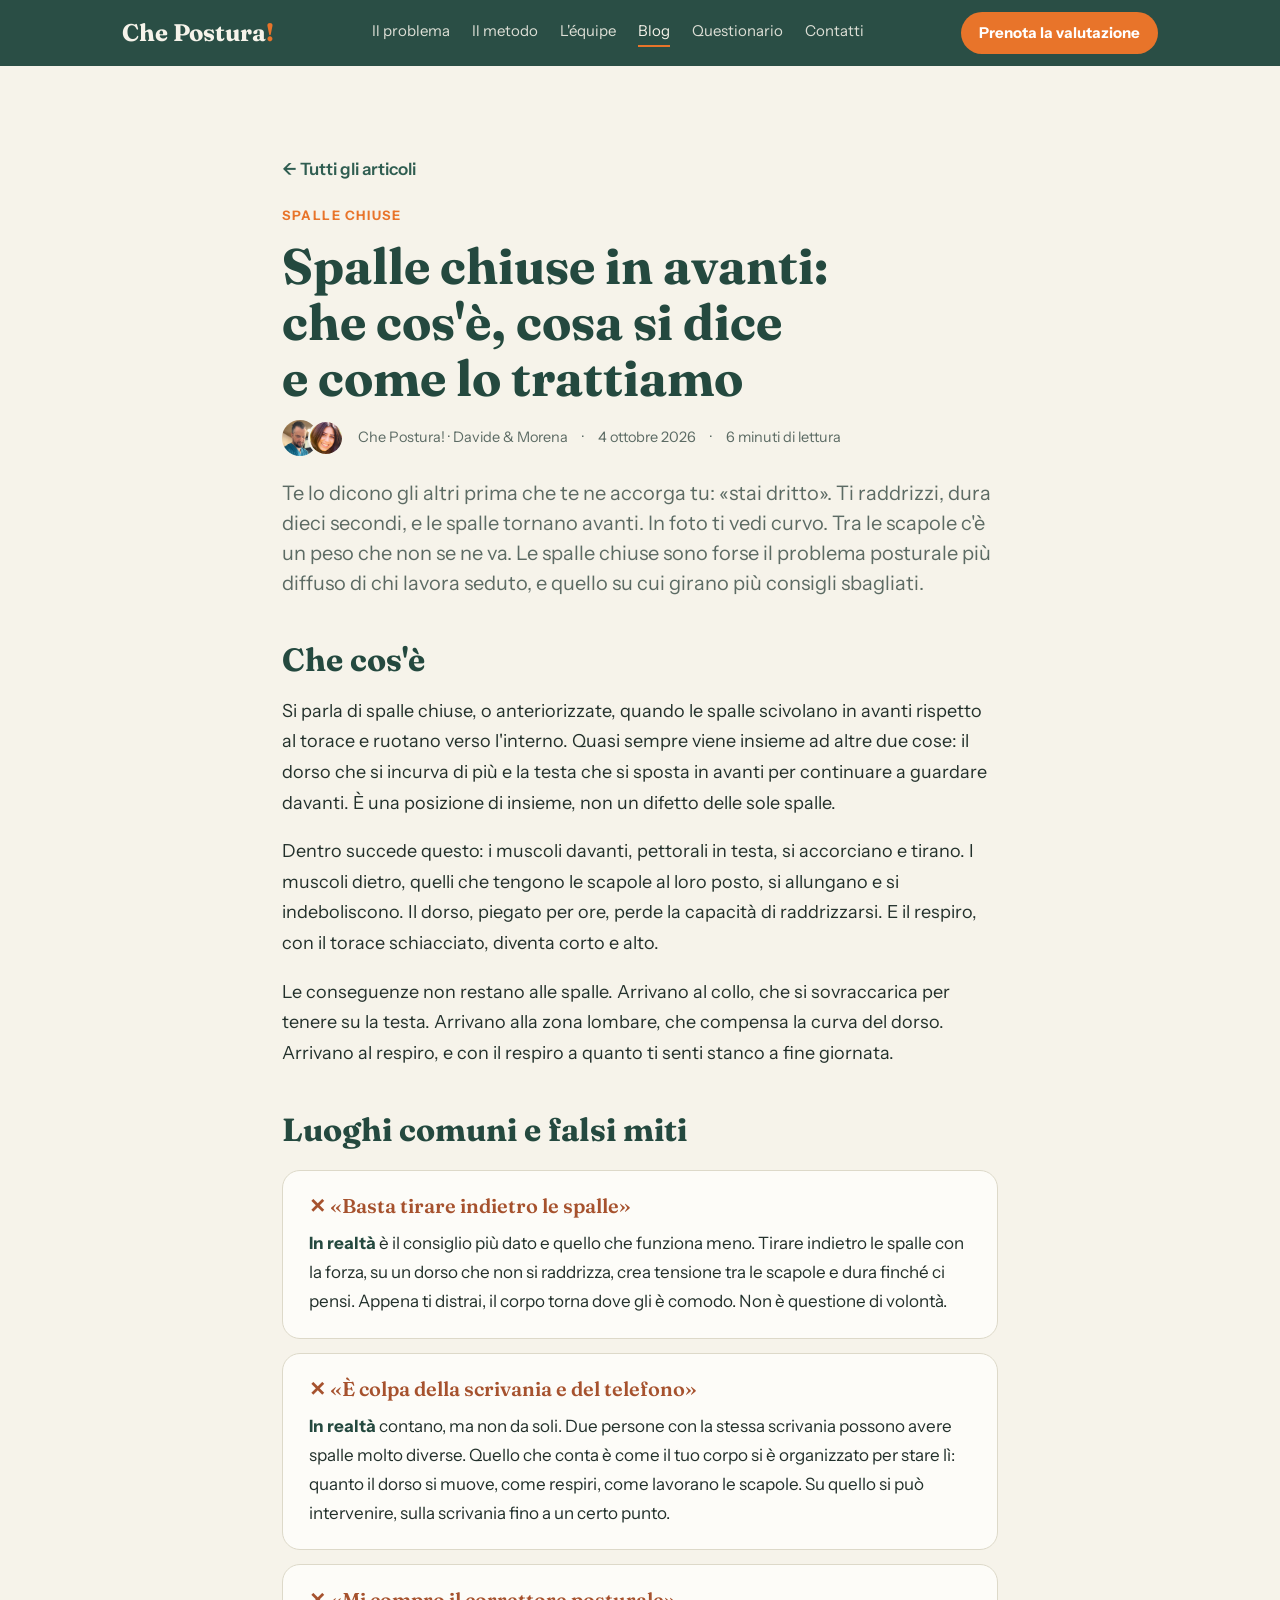
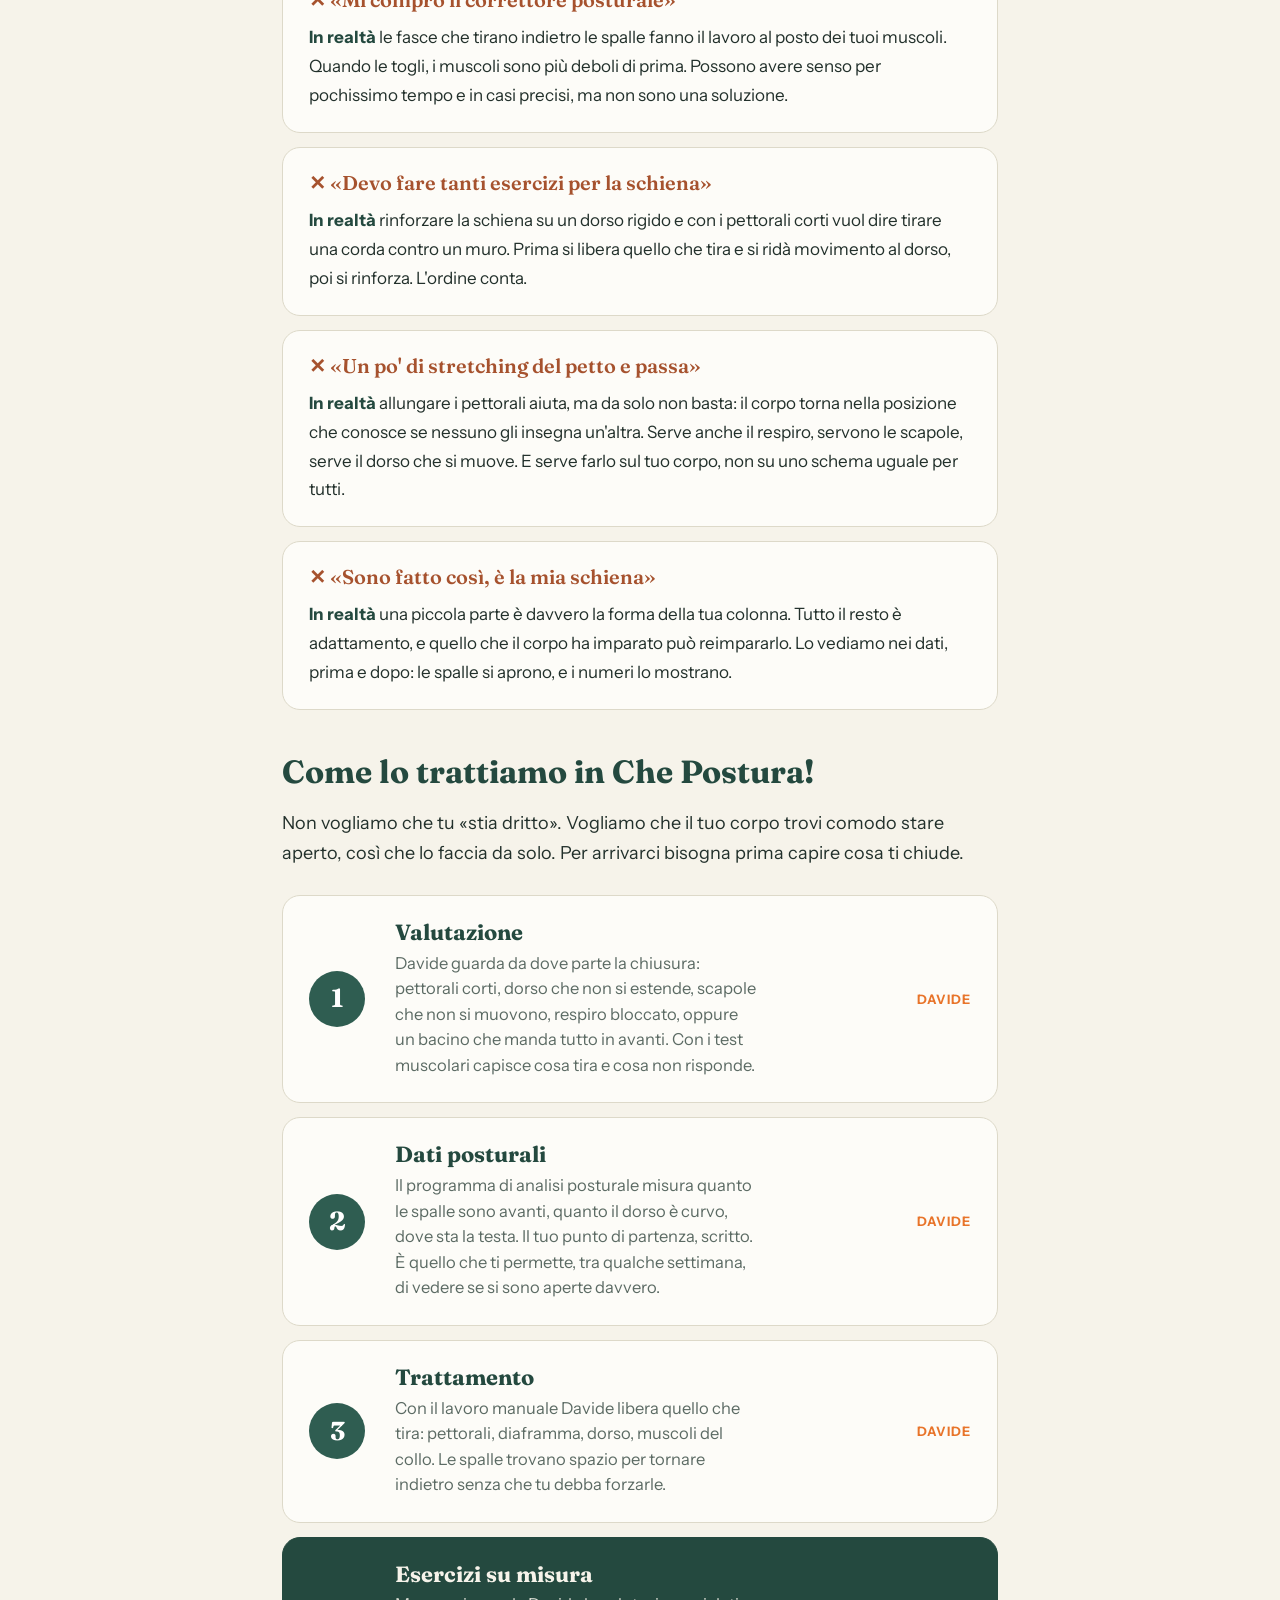
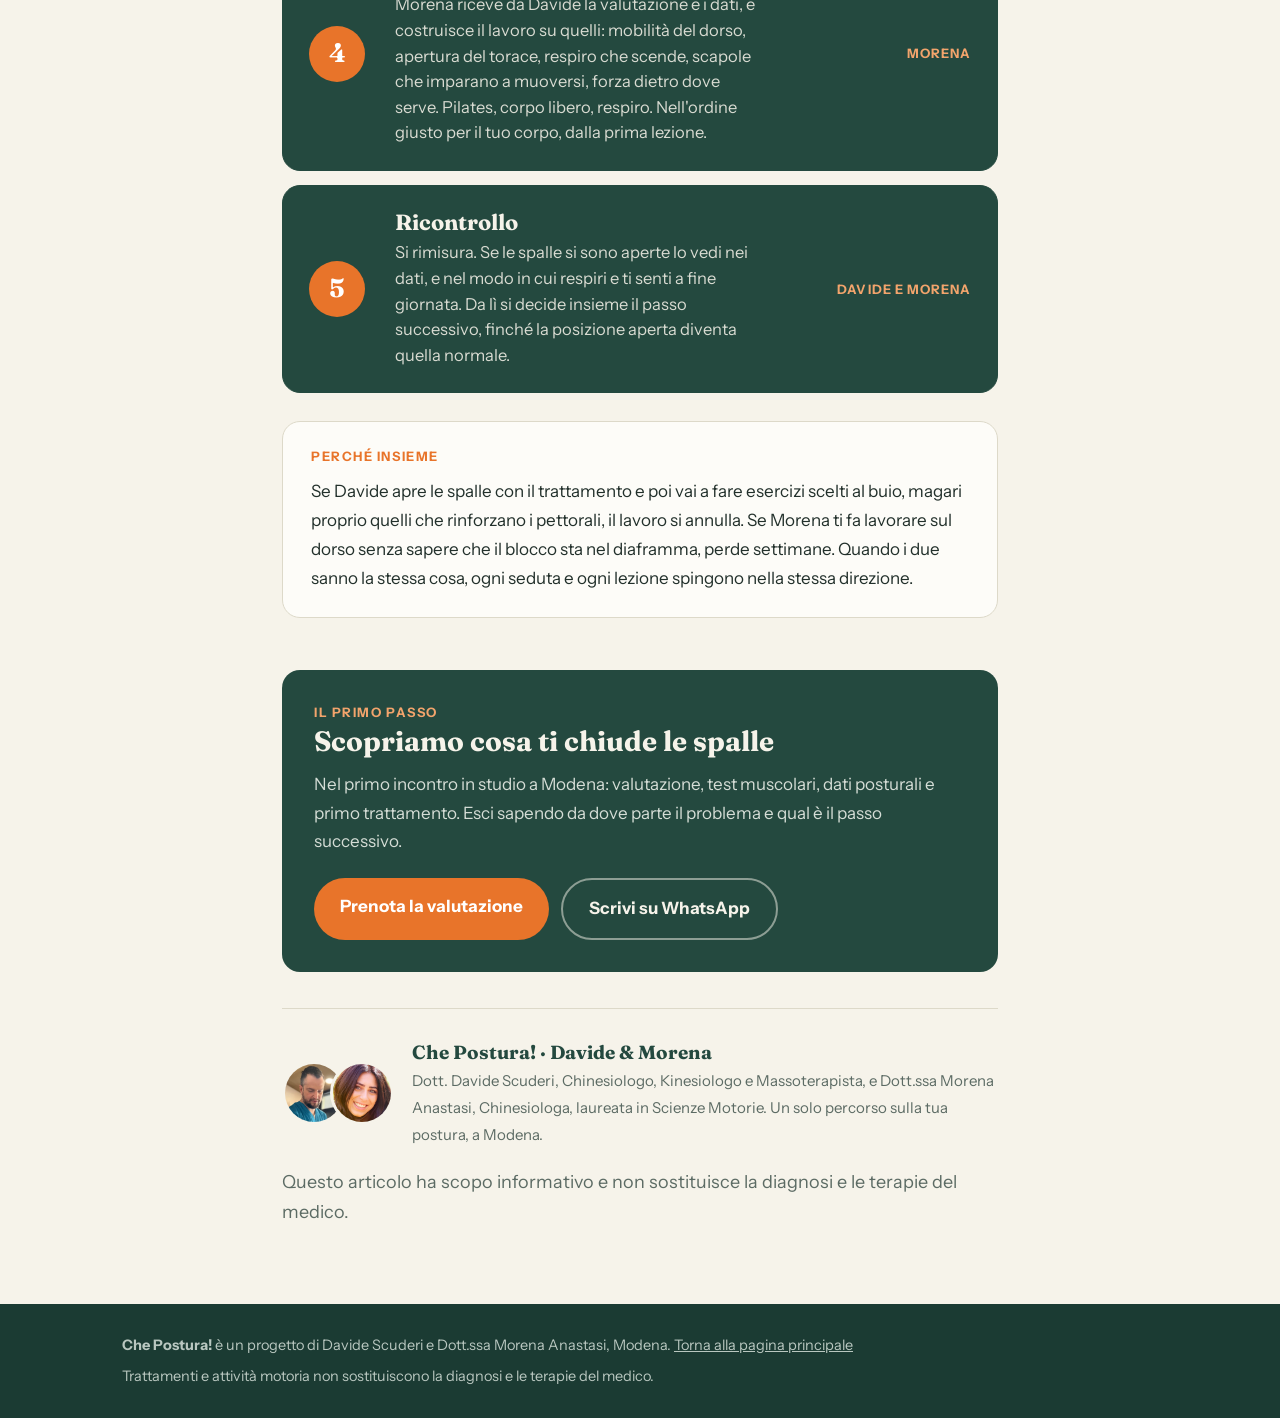
<file: blog/spalle-chiuse.html>
<!DOCTYPE html>
<html lang="it">
<head>
  <meta charset="UTF-8">
  <meta name="viewport" content="width=device-width, initial-scale=1">
  <title>Spalle chiuse in avanti: che cos'è, falsi miti e come lo trattiamo — Blog Che Postura!</title>
  <meta name="description" content="Spalle chiuse, dorso curvo, testa in avanti: che cos'è davvero, perché «tirare indietro le spalle» non funziona e come lo trattiamo in Che Postura! con valutazione, dati, trattamento ed esercizi su misura.">
  <link rel="canonical" href="https://davidemcb.github.io/che-postura/blog/spalle-chiuse.html">
  <link rel="preconnect" href="https://fonts.googleapis.com">
  <link rel="preconnect" href="https://fonts.gstatic.com" crossorigin>
  <link rel="stylesheet" href="https://fonts.googleapis.com/css2?family=Fraunces:opsz,wght@9..144,600;9..144,700&family=Instrument+Sans:wght@400;600;700&display=swap">
  <link rel="stylesheet" href="../stile.css">
</head>
<body>

<header class="testata">
  <div class="contenitore">
    <a class="marchio" href="../">Che Postura<span>!</span></a>
    <nav>
      <a href="../#problema">Il problema</a>
      <a href="../#metodo">Il metodo</a>
      <a href="../#equipe">L'équipe</a>
      <a class="attivo" href="./">Blog</a>
      <a href="../questionario/">Questionario</a>
      <a href="../#contatti">Contatti</a>
    </nav>
    <a class="bottone" href="https://calendly.com/infokinesiologia/consulenza" target="_blank" rel="noopener">Prenota la valutazione</a>
  </div>
</header>

<main>
  <article class="articolo">
    <div class="contenitore">
      <a class="torna" href="./">← Tutti gli articoli</a>
      <div class="occhiello" style="margin-top:22px">Spalle chiuse</div>
      <h1>Spalle chiuse in avanti: che cos'è, cosa si dice e come lo trattiamo</h1>
      <div class="meta">
        <span class="foto"><img src="../img/davide.jpg" alt=""><img src="../img/morena.jpg" alt=""></span>
        <span>Che Postura! · Davide &amp; Morena</span> · <span>4 ottobre 2026</span> · <span>6 minuti di lettura</span>
      </div>
      <p class="apri">Te lo dicono gli altri prima che te ne accorga tu: «stai dritto». Ti raddrizzi, dura dieci secondi, e le spalle tornano avanti. In foto ti vedi curvo. Tra le scapole c'è un peso che non se ne va. Le spalle chiuse sono forse il problema posturale più diffuso di chi lavora seduto, e quello su cui girano più consigli sbagliati.</p>

      <div class="corpo">
        <h2>Che cos'è</h2>
        <p>Si parla di spalle chiuse, o anteriorizzate, quando le spalle scivolano in avanti rispetto al torace e ruotano verso l'interno. Quasi sempre viene insieme ad altre due cose: il dorso che si incurva di più e la testa che si sposta in avanti per continuare a guardare davanti. È una posizione di insieme, non un difetto delle sole spalle.</p>
        <p>Dentro succede questo: i muscoli davanti, pettorali in testa, si accorciano e tirano. I muscoli dietro, quelli che tengono le scapole al loro posto, si allungano e si indeboliscono. Il dorso, piegato per ore, perde la capacità di raddrizzarsi. E il respiro, con il torace schiacciato, diventa corto e alto.</p>
        <p>Le conseguenze non restano alle spalle. Arrivano al collo, che si sovraccarica per tenere su la testa. Arrivano alla zona lombare, che compensa la curva del dorso. Arrivano al respiro, e con il respiro a quanto ti senti stanco a fine giornata.</p>

        <h2>Luoghi comuni e falsi miti</h2>
        <div class="miti">
          <div class="mito">
            <b class="dice">«Basta tirare indietro le spalle»</b>
            <p><b>In realtà</b> è il consiglio più dato e quello che funziona meno. Tirare indietro le spalle con la forza, su un dorso che non si raddrizza, crea tensione tra le scapole e dura finché ci pensi. Appena ti distrai, il corpo torna dove gli è comodo. Non è questione di volontà.</p>
          </div>
          <div class="mito">
            <b class="dice">«È colpa della scrivania e del telefono»</b>
            <p><b>In realtà</b> contano, ma non da soli. Due persone con la stessa scrivania possono avere spalle molto diverse. Quello che conta è come il tuo corpo si è organizzato per stare lì: quanto il dorso si muove, come respiri, come lavorano le scapole. Su quello si può intervenire, sulla scrivania fino a un certo punto.</p>
          </div>
          <div class="mito">
            <b class="dice">«Mi compro il correttore posturale»</b>
            <p><b>In realtà</b> le fasce che tirano indietro le spalle fanno il lavoro al posto dei tuoi muscoli. Quando le togli, i muscoli sono più deboli di prima. Possono avere senso per pochissimo tempo e in casi precisi, ma non sono una soluzione.</p>
          </div>
          <div class="mito">
            <b class="dice">«Devo fare tanti esercizi per la schiena»</b>
            <p><b>In realtà</b> rinforzare la schiena su un dorso rigido e con i pettorali corti vuol dire tirare una corda contro un muro. Prima si libera quello che tira e si ridà movimento al dorso, poi si rinforza. L'ordine conta.</p>
          </div>
          <div class="mito">
            <b class="dice">«Un po' di stretching del petto e passa»</b>
            <p><b>In realtà</b> allungare i pettorali aiuta, ma da solo non basta: il corpo torna nella posizione che conosce se nessuno gli insegna un'altra. Serve anche il respiro, servono le scapole, serve il dorso che si muove. E serve farlo sul tuo corpo, non su uno schema uguale per tutti.</p>
          </div>
          <div class="mito">
            <b class="dice">«Sono fatto così, è la mia schiena»</b>
            <p><b>In realtà</b> una piccola parte è davvero la forma della tua colonna. Tutto il resto è adattamento, e quello che il corpo ha imparato può reimpararlo. Lo vediamo nei dati, prima e dopo: le spalle si aprono, e i numeri lo mostrano.</p>
          </div>
        </div>

        <h2>Come lo trattiamo in Che Postura!</h2>
        <p>Non vogliamo che tu «stia dritto». Vogliamo che il tuo corpo trovi comodo stare aperto, così che lo faccia da solo. Per arrivarci bisogna prima capire cosa ti chiude.</p>
        <div class="passi">
          <div class="passo">
            <span class="n">1</span>
            <div><h3>Valutazione</h3><p>Davide guarda da dove parte la chiusura: pettorali corti, dorso che non si estende, scapole che non si muovono, respiro bloccato, oppure un bacino che manda tutto in avanti. Con i test muscolari capisce cosa tira e cosa non risponde.</p></div>
            <span class="chi">Davide</span>
          </div>
          <div class="passo">
            <span class="n">2</span>
            <div><h3>Dati posturali</h3><p>Il programma di analisi posturale misura quanto le spalle sono avanti, quanto il dorso è curvo, dove sta la testa. Il tuo punto di partenza, scritto. È quello che ti permette, tra qualche settimana, di vedere se si sono aperte davvero.</p></div>
            <span class="chi">Davide</span>
          </div>
          <div class="passo">
            <span class="n">3</span>
            <div><h3>Trattamento</h3><p>Con il lavoro manuale Davide libera quello che tira: pettorali, diaframma, dorso, muscoli del collo. Le spalle trovano spazio per tornare indietro senza che tu debba forzarle.</p></div>
            <span class="chi">Davide</span>
          </div>
          <div class="passo insieme">
            <span class="n">4</span>
            <div><h3>Esercizi su misura</h3><p>Morena riceve da Davide la valutazione e i dati, e costruisce il lavoro su quelli: mobilità del dorso, apertura del torace, respiro che scende, scapole che imparano a muoversi, forza dietro dove serve. Pilates, corpo libero, respiro. Nell'ordine giusto per il tuo corpo, dalla prima lezione.</p></div>
            <span class="chi">Morena</span>
          </div>
          <div class="passo insieme">
            <span class="n">5</span>
            <div><h3>Ricontrollo</h3><p>Si rimisura. Se le spalle si sono aperte lo vedi nei dati, e nel modo in cui respiri e ti senti a fine giornata. Da lì si decide insieme il passo successivo, finché la posizione aperta diventa quella normale.</p></div>
            <span class="chi">Davide e Morena</span>
          </div>
        </div>

        <div class="esempio">
          <div class="occhiello">Perché insieme</div>
          <p>Se Davide apre le spalle con il trattamento e poi vai a fare esercizi scelti al buio, magari proprio quelli che rinforzano i pettorali, il lavoro si annulla. Se Morena ti fa lavorare sul dorso senza sapere che il blocco sta nel diaframma, perde settimane. Quando i due sanno la stessa cosa, ogni seduta e ogni lezione spingono nella stessa direzione.</p>
        </div>

        <div class="chiusura">
          <div class="occhiello" style="color:var(--arancio-chiaro)">Il primo passo</div>
          <h2>Scopriamo cosa ti chiude le spalle</h2>
          <p>Nel primo incontro in studio a Modena: valutazione, test muscolari, dati posturali e primo trattamento. Esci sapendo da dove parte il problema e qual è il passo successivo.</p>
          <div class="azioni">
            <a class="bottone" href="https://calendly.com/infokinesiologia/consulenza" target="_blank" rel="noopener">Prenota la valutazione</a>
            <a class="bottone chiaro" href="https://wa.me/393481514382" target="_blank" rel="noopener">Scrivi su WhatsApp</a>
          </div>
        </div>

        <div class="autore doppio">
          <div class="foto"><img src="../img/davide.jpg" alt="Davide Scuderi"><img src="../img/morena.jpg" alt="Morena Anastasi"></div>
          <div>
            <b>Che Postura! · Davide &amp; Morena</b>
            <span>Dott. Davide Scuderi, Chinesiologo, Kinesiologo e Massoterapista, e Dott.ssa Morena Anastasi, Chinesiologa, laureata in Scienze Motorie. Un solo percorso sulla tua postura, a Modena.</span>
          </div>
        </div>

        <p class="avviso">Questo articolo ha scopo informativo e non sostituisce la diagnosi e le terapie del medico.</p>
      </div>
    </div>
  </article>
</main>

<footer>
  <div class="contenitore">
    <p><b>Che Postura!</b> è un progetto di Davide Scuderi e Dott.ssa Morena Anastasi, Modena. <a href="../">Torna alla pagina principale</a></p>
    <p>Trattamenti e attività motoria non sostituiscono la diagnosi e le terapie del medico.</p>
  </div>
</footer>

</body>
</html>
</file>
<file: stile.css>
:root {
  --verde: #2F5D51;
  --verde-scuro: #24493F;
  --arancio: #E8742A;
  --arancio-chiaro: #F2A46C;
  --crema: #F6F3EA;
  --carta: #FDFCF8;
  --sabbia: #ECE8DA;
  --inchiostro: #22302B;
  --tenue: #5C6B64;
  --linea: #DDD9C9;
  --rosso: #A6522E;
  --serif: 'Fraunces', Georgia, serif;
  --sans: 'Instrument Sans', 'Segoe UI', Arial, sans-serif;
}

* { margin: 0; padding: 0; box-sizing: border-box; }
html { scroll-behavior: smooth; }
body { font-family: var(--sans); font-size: 17px; line-height: 1.6; color: var(--inchiostro); background: var(--crema); }
img { max-width: 100%; display: block; }
a { color: inherit; }

.contenitore { max-width: 1080px; margin: 0 auto; padding: 0 22px; }
section { padding: 76px 0; }
.occhiello { font-size: 13px; font-weight: 700; letter-spacing: .12em; text-transform: uppercase; color: var(--arancio); }
h1, h2, h3 { font-family: var(--serif); font-weight: 700; line-height: 1.12; color: var(--verde-scuro); text-wrap: balance; }
h2 { font-size: clamp(30px, 4.4vw, 44px); margin-top: 10px; }
h3 { font-size: 22px; }
.sotto { font-size: 19px; color: var(--tenue); max-width: 720px; margin-top: 18px; }

.bottone { display: inline-block; background: var(--arancio); color: #fff; font-weight: 700; text-decoration: none; padding: 15px 26px; border-radius: 40px; font-size: 17px; }
.bottone:hover { background: #D56520; }
.bottone.chiaro { background: transparent; color: var(--crema); border: 2px solid rgba(246,243,234,.5); }
.bottone.chiaro:hover { background: rgba(246,243,234,.12); }
.bottone.verde { background: var(--verde-scuro); }
.bottone.verde:hover { background: var(--verde); }

/* ---------- testata ---------- */
.testata { position: sticky; top: 0; z-index: 10; background: rgba(36,73,63,.97); color: var(--crema); }
.testata .contenitore { display: flex; align-items: center; justify-content: space-between; gap: 18px; padding-top: 12px; padding-bottom: 12px; }
.marchio { font-family: var(--serif); font-weight: 700; font-size: 24px; text-decoration: none; color: var(--crema); white-space: nowrap; }
.marchio span { color: var(--arancio); }
.testata nav { display: flex; gap: 22px; font-size: 15px; }
.testata nav a { text-decoration: none; opacity: .88; }
.testata nav a:hover { opacity: 1; }
.testata .bottone { padding: 9px 18px; font-size: 15px; white-space: nowrap; }

/* ---------- apertura ---------- */
.apertura { background: var(--verde-scuro); color: var(--crema); padding: 70px 0 84px; }
.apertura .contenitore { display: grid; grid-template-columns: 1.15fr .85fr; gap: 54px; align-items: center; }
.apertura .occhiello { color: var(--arancio-chiaro); }
.apertura h1 { color: var(--crema); font-size: clamp(56px, 9vw, 104px); line-height: .98; margin-top: 14px; letter-spacing: -.01em; }
.apertura h1 span { color: var(--arancio); }
.apertura .promessa { font-family: var(--serif); font-weight: 600; font-size: clamp(24px, 3.2vw, 32px); line-height: 1.22; margin-top: 26px; }
.apertura .spiega { font-size: 19px; color: #D5DDD6; margin-top: 18px; max-width: 560px; }
.apertura .azioni { display: flex; flex-wrap: wrap; gap: 12px; margin-top: 30px; }
.apertura figure { position: relative; }
.apertura figure img { border-radius: 22px; width: 100%; aspect-ratio: 560 / 500; object-fit: cover; }
.somma { position: absolute; left: -18px; top: 24px; background: var(--arancio-chiaro); color: var(--verde-scuro); font-family: var(--serif); font-weight: 700; font-size: 26px; padding: 8px 22px 11px; border-radius: 40px; box-shadow: 0 10px 26px rgba(0,0,0,.25); }

/* ---------- il problema ---------- */
.giro { display: grid; grid-template-columns: repeat(4, 1fr); gap: 16px; margin-top: 40px; counter-reset: giro; }
.giro li { list-style: none; background: var(--carta); border: 1px solid var(--linea); border-radius: 16px; padding: 22px 20px; position: relative; }
.giro li::before { counter-increment: giro; content: counter(giro); font-family: var(--serif); font-weight: 700; font-size: 30px; color: var(--linea); display: block; line-height: 1; margin-bottom: 10px; }
.giro b { display: block; font-size: 17px; margin-bottom: 4px; }
.giro span { font-size: 15.5px; color: var(--tenue); line-height: 1.5; display: block; }
.esito { margin-top: 26px; background: var(--sabbia); border-left: 5px solid var(--rosso); border-radius: 0 16px 16px 0; padding: 24px 28px; }
.esito p { font-family: var(--serif); font-weight: 600; font-size: 23px; line-height: 1.3; color: var(--inchiostro); }
.esito small { display: block; font-family: var(--sans); font-weight: 400; font-size: 17px; color: var(--tenue); margin-top: 10px; line-height: 1.55; }

.equipe-manca { display: grid; grid-template-columns: 1fr 1fr; gap: 44px; align-items: start; }
.equipe-manca ul { list-style: none; margin-top: 8px; }
.equipe-manca li { position: relative; padding: 14px 0 14px 34px; border-bottom: 1px solid var(--linea); }
.equipe-manca li::before { content: '✕'; position: absolute; left: 0; top: 13px; color: var(--rosso); font-weight: 700; font-size: 19px; }
.scuro { background: var(--carta); }

/* ---------- metodo ---------- */
.passi { margin-top: 44px; display: grid; gap: 14px; }
.passo { display: grid; grid-template-columns: 64px 1fr 190px; gap: 22px; align-items: center; background: var(--carta); border: 1px solid var(--linea); border-radius: 18px; padding: 24px 26px; }
.passo .n { width: 56px; height: 56px; border-radius: 50%; background: var(--verde); color: #fff; font-family: var(--serif); font-weight: 700; font-size: 26px; display: flex; align-items: center; justify-content: center; }
.passo p { color: var(--tenue); margin-top: 6px; font-size: 16.5px; }
.passo .chi { font-size: 13px; font-weight: 700; letter-spacing: .08em; text-transform: uppercase; color: var(--arancio); text-align: right; }
.passo.insieme { background: var(--verde-scuro); border-color: var(--verde-scuro); }
.passo.insieme h3, .passo.insieme p { color: var(--crema); }
.passo.insieme p { opacity: .86; }
.passo.insieme .n { background: var(--arancio); }
.passo.insieme .chi { color: var(--arancio-chiaro); }

/* ---------- 1 + 1 = 3 ---------- */
.tre { background: var(--verde-scuro); color: var(--crema); }
.tre h2 { color: var(--crema); }
.tre .uguale { font-family: var(--serif); font-weight: 700; font-size: clamp(64px, 11vw, 124px); line-height: 1; letter-spacing: -.01em; }
.tre .uguale span { color: var(--arancio); }
.tre .sotto { color: #D5DDD6; }
.confronto { display: grid; grid-template-columns: 1fr 1fr; gap: 20px; margin-top: 40px; }
.confronto > div { border-radius: 18px; padding: 28px; }
.confronto .classico { background: rgba(246,243,234,.08); border: 1px solid rgba(246,243,234,.2); }
.confronto .nostro { background: var(--crema); color: var(--inchiostro); }
.confronto b.t { display: block; font-size: 13px; letter-spacing: .1em; text-transform: uppercase; margin-bottom: 12px; opacity: .8; }
.confronto .nostro b.t { font-family: var(--serif); font-size: 24px; letter-spacing: 0; text-transform: none; color: var(--verde-scuro); opacity: 1; }
.confronto ul { list-style: none; }
.confronto li { position: relative; padding: 9px 0 9px 30px; font-size: 16.5px; line-height: 1.45; }
.confronto li::before { position: absolute; left: 0; top: 8px; font-weight: 700; font-size: 18px; }
.confronto .classico li::before { content: '✕'; color: var(--arancio-chiaro); }
.confronto .nostro li::before { content: '✓'; color: var(--arancio); }

/* ---------- équipe ---------- */
.persone { display: grid; grid-template-columns: 1fr 1fr; gap: 20px; margin-top: 40px; }
.persona { background: var(--carta); border: 1px solid var(--linea); border-radius: 18px; padding: 28px; display: grid; grid-template-columns: 96px 1fr; gap: 20px; align-items: start; }
.persona img { width: 96px; height: 96px; border-radius: 50%; object-fit: cover; }
.persona .ruolo { font-size: 13px; font-weight: 700; letter-spacing: .08em; text-transform: uppercase; color: var(--arancio); }
.persona .titolo { font-size: 15px; color: var(--tenue); margin-top: 2px; }
.persona p { margin-top: 12px; font-size: 16.5px; }

.direzioni { display: grid; grid-template-columns: 1fr 1fr; gap: 20px; margin-top: 20px; }
.direzione { background: var(--sabbia); border-radius: 18px; padding: 28px; }
.direzione .freccia { font-family: var(--serif); font-weight: 700; font-size: 40px; line-height: 1; color: var(--arancio); }
.direzione h3 { margin-top: 10px; }
.direzione .quando { font-size: 13px; font-weight: 700; letter-spacing: .08em; text-transform: uppercase; color: var(--tenue); margin-top: 6px; }
.direzione p { margin-top: 12px; font-size: 16.5px; }
.catena { margin-top: 20px; font-size: 16.5px; color: var(--tenue); max-width: 760px; }

/* ---------- per chi ---------- */
.segni { list-style: none; display: grid; grid-template-columns: 1fr 1fr; gap: 12px 28px; margin-top: 34px; }
.segni li { position: relative; padding: 14px 0 14px 40px; border-bottom: 1px solid var(--linea); }
.segni li::before { content: '✓'; position: absolute; left: 0; top: 13px; width: 26px; height: 26px; border-radius: 50%; background: var(--verde); color: #fff; font-size: 15px; font-weight: 700; display: flex; align-items: center; justify-content: center; }

/* ---------- voci ---------- */
.voci { display: grid; grid-template-columns: 1fr 1fr; gap: 28px; margin-top: 36px; align-items: start; }
.voci-di { display: grid; gap: 14px; }
.voci-di .di { display: flex; align-items: center; gap: 14px; margin-bottom: 4px; }
.voci-di .di img { width: 60px; height: 60px; border-radius: 50%; object-fit: cover; }
.voci-di .di b { display: block; font-size: 18px; }
.voci-di .di span { font-size: 14.5px; color: var(--tenue); }
.voci-di .di .stelle { color: var(--arancio); }
.voci blockquote { background: var(--carta); border: 1px solid var(--linea); border-radius: 18px; padding: 26px; font-family: var(--serif); font-weight: 600; font-size: 18px; line-height: 1.38; }
.voci cite { display: block; font-family: var(--sans); font-style: normal; font-weight: 400; font-size: 14px; color: var(--tenue); margin-top: 14px; }
.stelle { color: var(--arancio); letter-spacing: .1em; }

/* ---------- contatti ---------- */
.contatti { background: var(--verde-scuro); color: var(--crema); }
.contatti h2 { color: var(--crema); }
.contatti .sotto { color: #D5DDD6; }
.recapiti { display: grid; grid-template-columns: 1fr 1fr; gap: 20px; margin-top: 40px; }
.recapito { background: var(--crema); color: var(--inchiostro); border-radius: 18px; padding: 30px; }
.recapito .ruolo { font-size: 13px; font-weight: 700; letter-spacing: .08em; text-transform: uppercase; color: var(--arancio); }
.recapito h3 { margin-top: 4px; }
.recapito .tel { font-family: var(--serif); font-weight: 700; font-size: 30px; color: var(--verde-scuro); text-decoration: none; display: block; margin-top: 12px; }
.recapito p { font-size: 16px; color: var(--tenue); margin-top: 6px; }
.recapito .azioni { display: flex; flex-wrap: wrap; gap: 10px; margin-top: 18px; }
.recapito .bottone { font-size: 16px; padding: 12px 20px; }

footer { background: #1B3B33; color: #B9C7C0; font-size: 14.5px; padding: 30px 0; }
footer p + p { margin-top: 8px; }

@media (max-width: 860px) {
  body { font-size: 16.5px; }
  section { padding: 56px 0; }
  .testata nav { display: none; }
  .apertura { padding: 46px 0 60px; }
  .apertura .contenitore, .equipe-manca, .confronto, .persone, .direzioni, .recapiti, .segni { grid-template-columns: 1fr; }
  .apertura .contenitore { gap: 34px; }
  .somma { left: 12px; top: 12px; font-size: 21px; }
  .giro { grid-template-columns: 1fr 1fr; }
  .voci { grid-template-columns: 1fr; }
  .passo { grid-template-columns: 52px 1fr; gap: 16px; padding: 20px; }
  .passo .n { width: 46px; height: 46px; font-size: 22px; }
  .passo .chi { grid-column: 2; text-align: left; margin-top: -8px; }
  .persona { grid-template-columns: 72px 1fr; padding: 22px; gap: 16px; }
  .persona img { width: 72px; height: 72px; }
}
@media (max-width: 480px) {
  .giro { grid-template-columns: 1fr; }
  .testata .bottone { padding: 8px 14px; font-size: 14px; }
}

/* ---------- blog ---------- */
.testata nav a.attivo { opacity: 1; border-bottom: 2px solid var(--arancio); padding-bottom: 2px; }
.blog-testa { background: var(--verde-scuro); color: var(--crema); padding: 60px 0 56px; }
.blog-testa .occhiello { color: var(--arancio-chiaro); }
.blog-testa h1 { color: var(--crema); font-size: clamp(38px, 6vw, 60px); margin-top: 12px; }
.blog-testa .sotto { color: #D5DDD6; }
.articoli { display: grid; grid-template-columns: 1fr 1fr; gap: 20px; margin-top: 44px; }
.articolo-scheda { background: var(--carta); border: 1px solid var(--linea); border-radius: 18px; padding: 28px; display: flex; flex-direction: column; gap: 10px; text-decoration: none; transition: transform .15s, box-shadow .15s; }
.articolo-scheda:hover { transform: translateY(-3px); box-shadow: 0 14px 30px rgba(36,73,63,.12); }
.articolo-scheda .meta { font-size: 13.5px; color: var(--tenue); }
.articolo-scheda h2 { font-size: 26px; margin-top: 0; }
.articolo-scheda p { color: var(--tenue); font-size: 16.5px; flex: 1; }
.articolo-scheda .leggi { color: var(--arancio); font-weight: 700; font-size: 15.5px; }
.articolo-scheda .leggi::after { content: ' →'; }

.articolo { padding: 60px 0 76px; }
.articolo .contenitore { max-width: 760px; }
.articolo .meta { font-size: 14.5px; color: var(--tenue); margin-top: 14px; display: flex; flex-wrap: wrap; gap: 6px 14px; align-items: center; }
.articolo .meta img { width: 36px; height: 36px; border-radius: 50%; object-fit: cover; }
.articolo h1 { font-size: clamp(34px, 5.2vw, 50px); margin-top: 12px; }
.articolo .apri { font-size: 20px; color: var(--tenue); margin-top: 22px; line-height: 1.5; }
.articolo .corpo { margin-top: 36px; }
.articolo .corpo h2 { font-size: clamp(26px, 3.4vw, 32px); margin-top: 44px; }
.articolo .corpo h3 { margin-top: 30px; }
.articolo .corpo p { margin-top: 18px; font-size: 18px; line-height: 1.7; }
.articolo .corpo ul, .articolo .corpo ol { margin-top: 18px; padding-left: 26px; font-size: 18px; line-height: 1.7; }
.articolo .corpo li + li { margin-top: 8px; }
.articolo .corpo .nota { margin-top: 28px; background: var(--sabbia); border-left: 5px solid var(--arancio); border-radius: 0 16px 16px 0; padding: 22px 26px; }
.articolo .corpo .nota p { margin-top: 0; font-size: 17px; }
.articolo .corpo .nota p + p { margin-top: 10px; }
.articolo .corpo .esempio { margin-top: 28px; background: var(--carta); border: 1px solid var(--linea); border-radius: 18px; padding: 24px 28px; }
.articolo .corpo .esempio .occhiello { margin-bottom: 8px; }
.articolo .corpo .esempio p { margin-top: 10px; font-size: 17px; }
.articolo .chiusura { margin-top: 52px; background: var(--verde-scuro); color: var(--crema); border-radius: 18px; padding: 32px; }
.articolo .chiusura h2 { color: var(--crema); font-size: 28px; margin-top: 4px; }
.articolo .chiusura p { color: #D5DDD6; margin-top: 12px; font-size: 17px; }
.articolo .chiusura .azioni { display: flex; flex-wrap: wrap; gap: 12px; margin-top: 22px; }
.articolo .autore { margin-top: 36px; display: grid; grid-template-columns: 72px 1fr; gap: 18px; align-items: center; border-top: 1px solid var(--linea); padding-top: 28px; }
.articolo .autore img { width: 72px; height: 72px; border-radius: 50%; object-fit: cover; }
.articolo .autore b { font-family: var(--serif); font-size: 19px; color: var(--verde-scuro); display: block; }
.articolo .autore span { font-size: 15px; color: var(--tenue); }
.articolo .torna { display: inline-block; margin-top: 30px; color: var(--verde); font-weight: 600; text-decoration: none; }
.articolo .torna:hover { text-decoration: underline; }
.articolo .avviso { margin-top: 28px; font-size: 14.5px; color: var(--tenue); }

@media (max-width: 860px) {
  .articoli { grid-template-columns: 1fr; }
  .articolo { padding: 44px 0 60px; }
  .articolo .corpo p, .articolo .corpo ul, .articolo .corpo ol { font-size: 17px; }
}

/* ---------- blog: firma doppia e falsi miti ---------- */
.articolo .autore.doppio { grid-template-columns: 112px 1fr; }
.articolo .autore .foto { display: flex; }
.articolo .autore .foto img { width: 64px; height: 64px; border: 3px solid var(--crema); }
.articolo .autore .foto img + img { margin-left: -16px; }
.articolo .meta .foto { display: flex; }
.articolo .meta .foto img + img { margin-left: -10px; border: 2px solid var(--crema); }
.miti { display: grid; gap: 14px; margin-top: 22px; }
.mito { background: var(--carta); border: 1px solid var(--linea); border-radius: 18px; padding: 22px 26px; }
.mito .dice { display: block; font-family: var(--serif); font-weight: 600; font-size: 20px; line-height: 1.3; color: var(--rosso); }
.mito .dice::before { content: '✕  '; font-family: var(--sans); font-weight: 700; }
.mito p { margin-top: 10px !important; font-size: 17px !important; }
.mito p b { color: var(--verde-scuro); }
.articolo .passi { margin-top: 26px; }
.articolo .passo h3 { margin-top: 0; }
.articolo .passo p { margin-top: 6px; font-size: 16.5px; line-height: 1.55; }
@media (max-width: 860px) {
  .articolo .autore.doppio { grid-template-columns: 96px 1fr; }
  .articolo .autore .foto img { width: 54px; height: 54px; }
}
</file>
